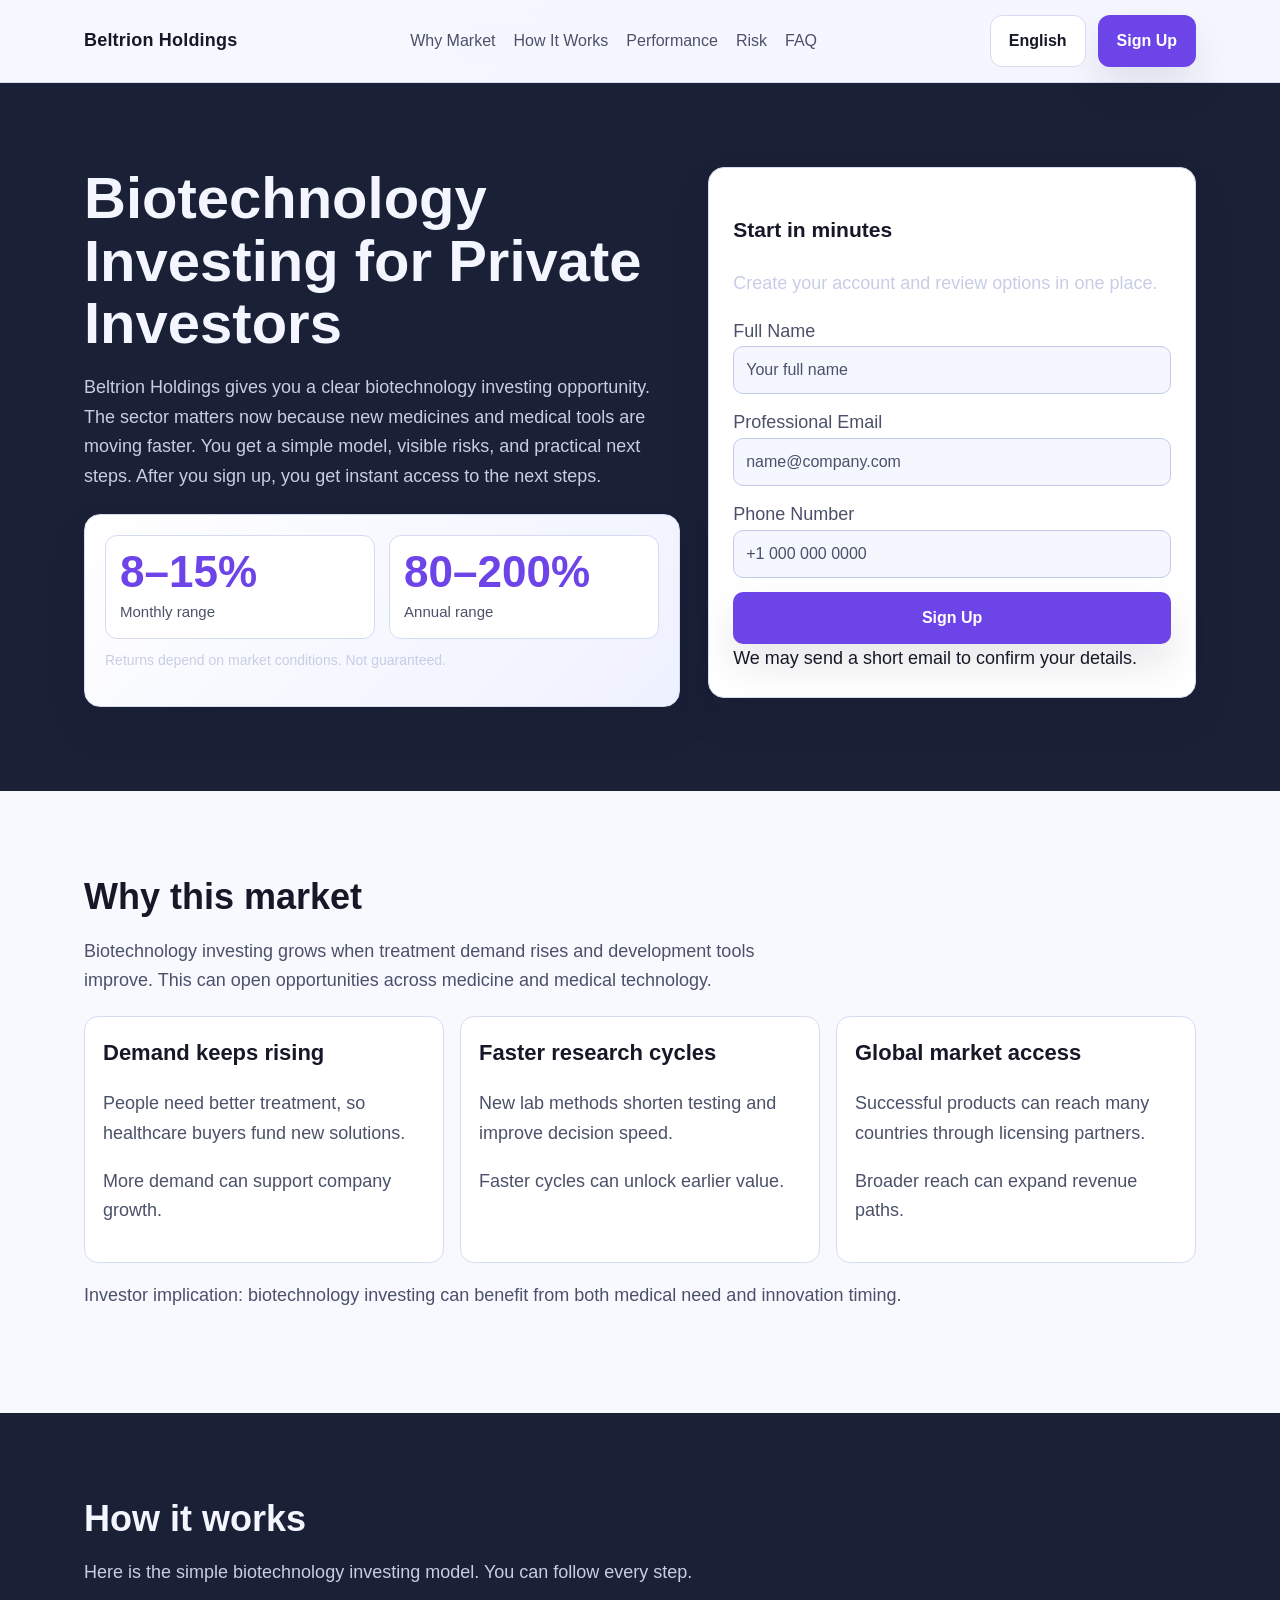
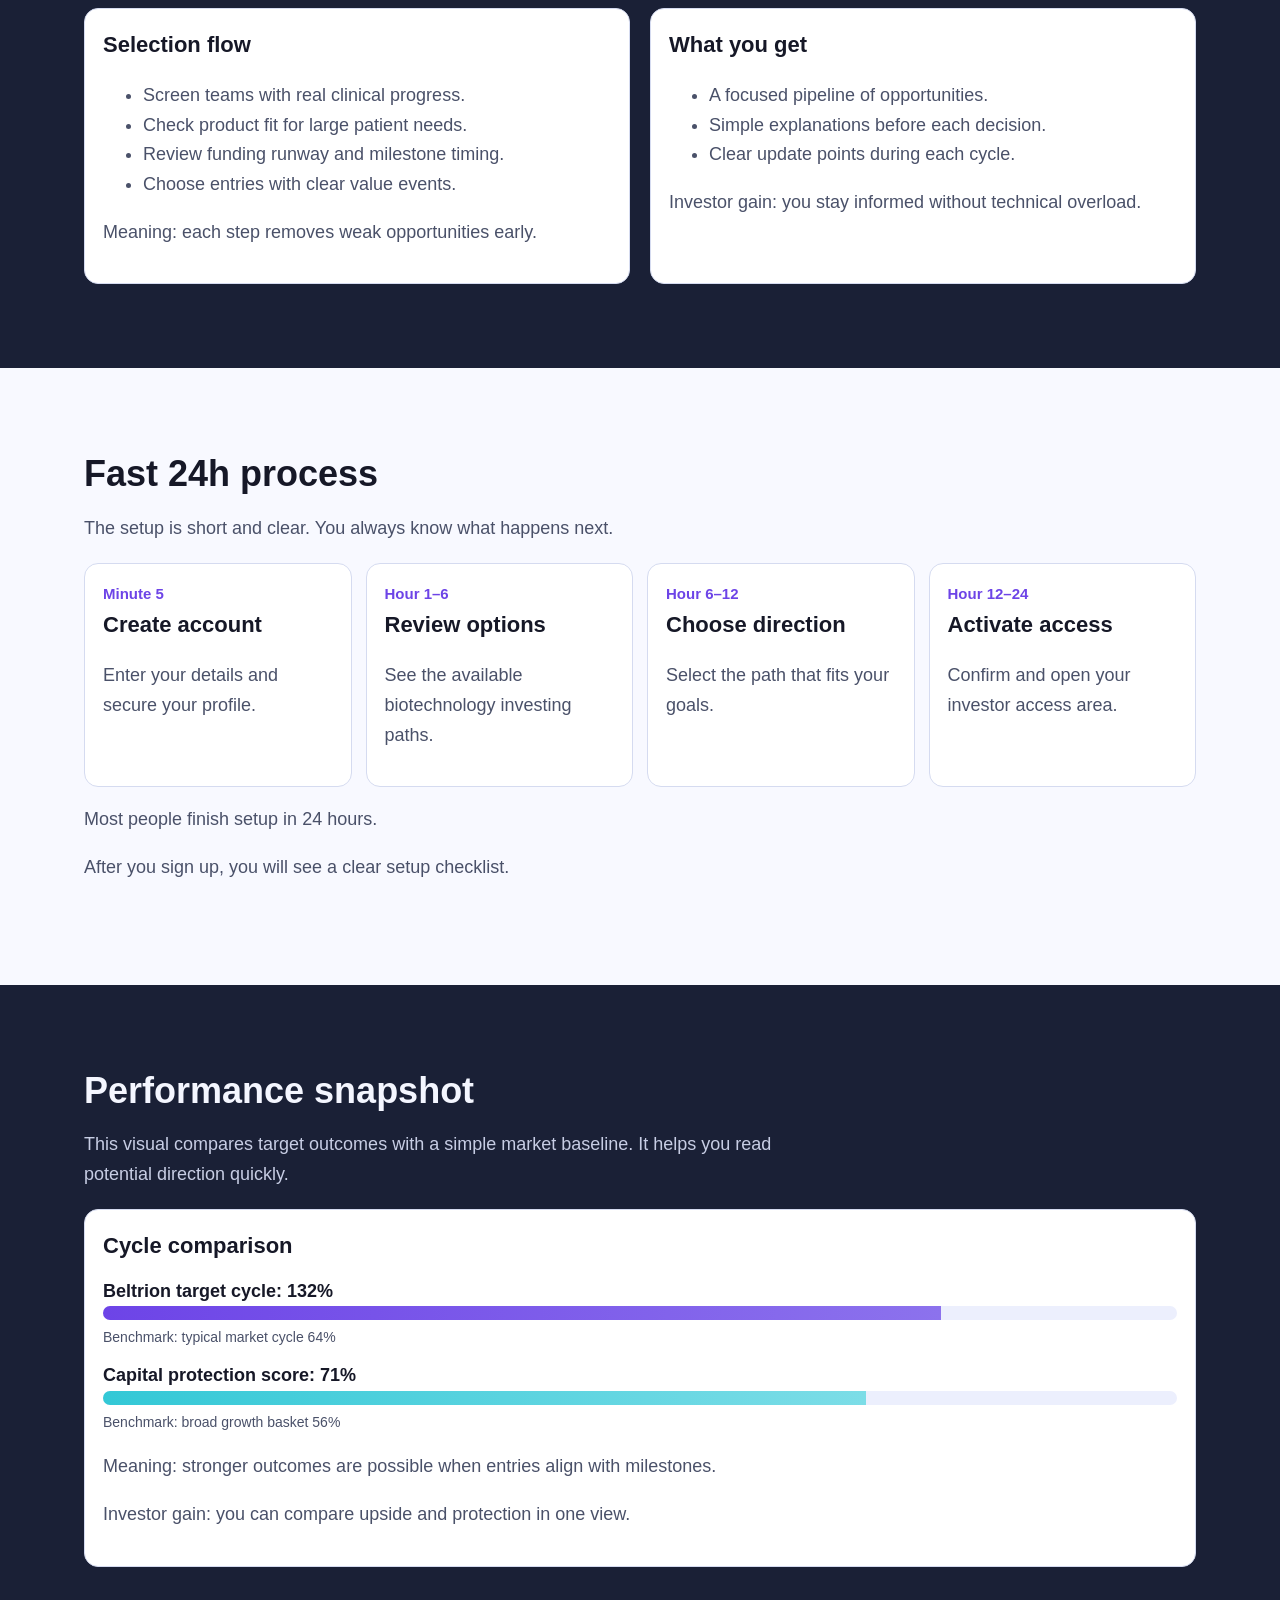
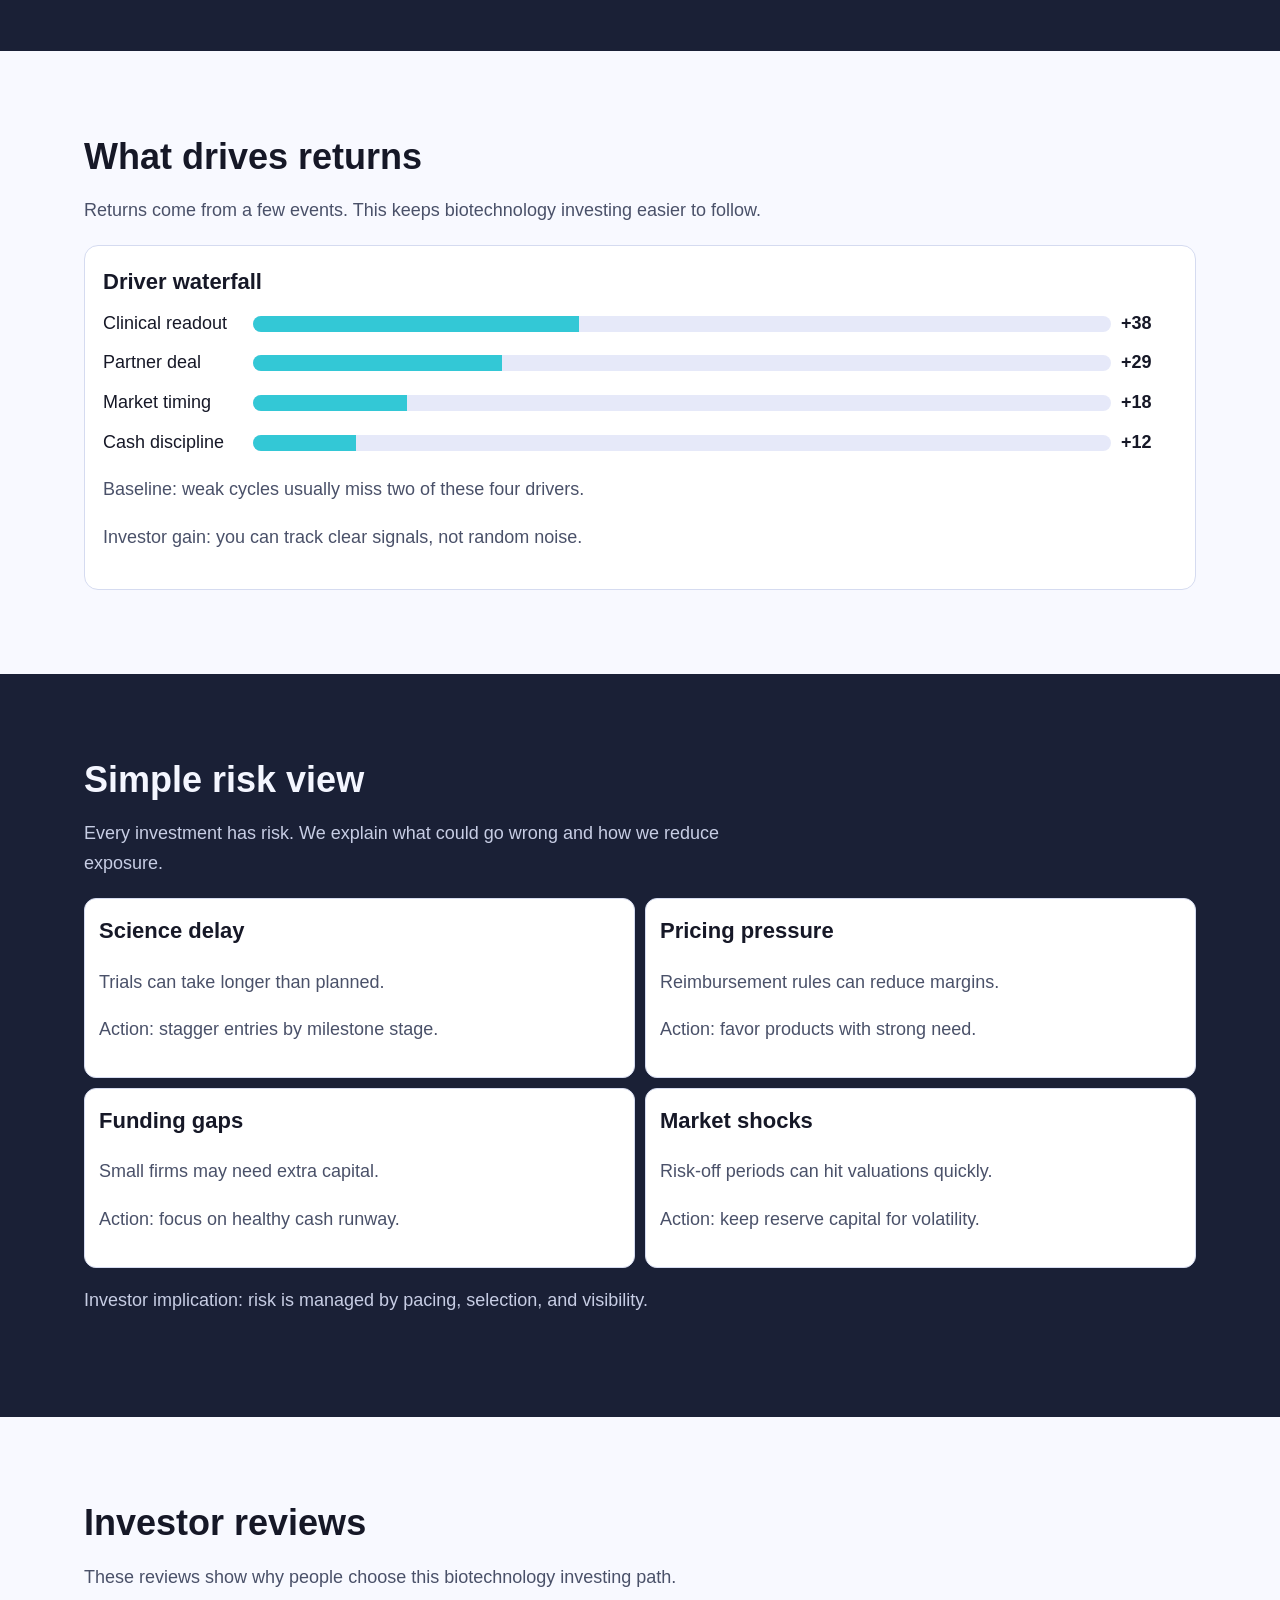
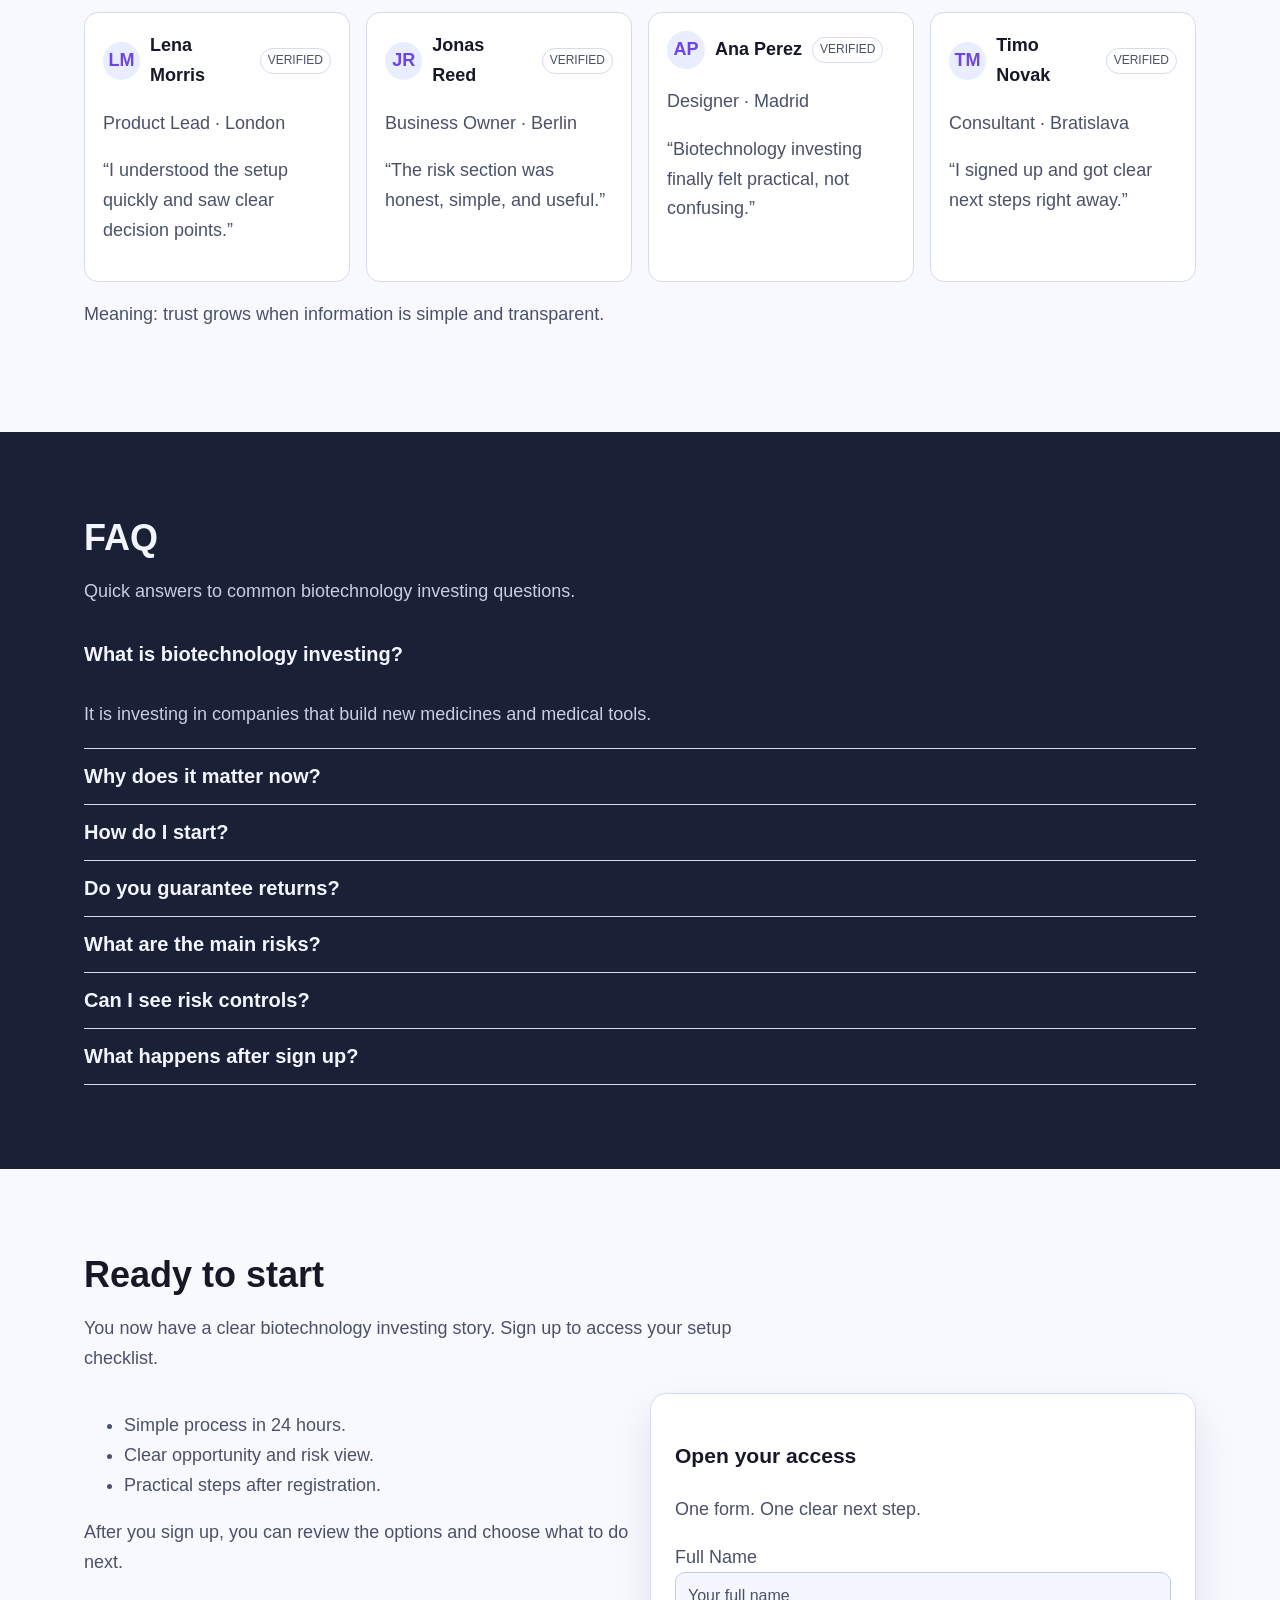
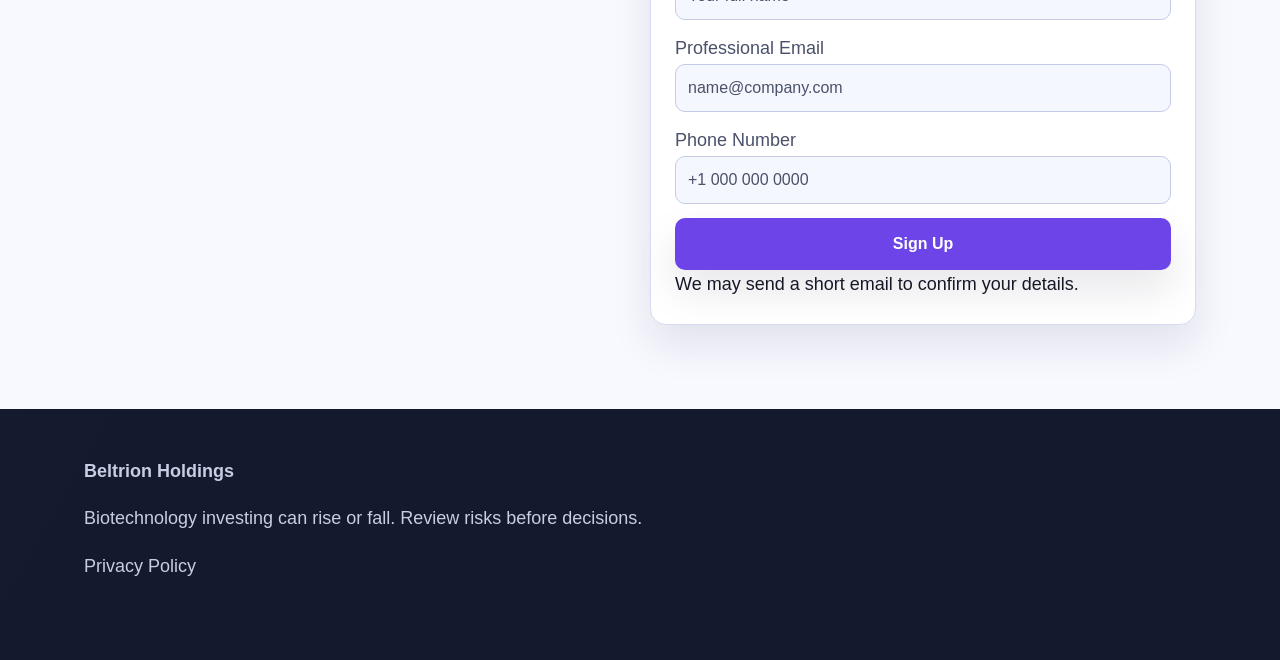
<file: index.html>
<!-- DESIGN SEED: 4721 -->
<!doctype html>
<html lang="en">
<head>
  <meta charset="UTF-8" />
  <meta name="viewport" content="width=device-width, initial-scale=1.0" />
  <title>Beltrion Holdings | Biotechnology Investing for Private Investors (English)</title>
  <meta name="description" content="Biotechnology investing for private investors. Learn the model, risks, and next steps in simple English." />
  <link rel="canonical" href="https://beltrionholdings.com/" />
  <link rel="alternate" hreflang="en" href="https://beltrionholdings.com/" />
<link rel="alternate" hreflang="de" href="https://beltrionholdings.com/de/index.html" />
<link rel="alternate" hreflang="fr" href="https://beltrionholdings.com/fr/index.html" />
<link rel="alternate" hreflang="es" href="https://beltrionholdings.com/es/index.html" />
<link rel="alternate" hreflang="it" href="https://beltrionholdings.com/it/index.html" />
<link rel="alternate" hreflang="tr" href="https://beltrionholdings.com/tr/index.html" />
<link rel="alternate" hreflang="pt" href="https://beltrionholdings.com/pt/index.html" />
<link rel="alternate" hreflang="ja" href="https://beltrionholdings.com/jp/index.html" />
<link rel="alternate" hreflang="sk" href="https://beltrionholdings.com/sk/index.html" />
<link rel="alternate" hreflang="nl-BE" href="https://beltrionholdings.com/be/index.html" />
<link rel="alternate" hreflang="x-default" href="https://beltrionholdings.com/" />
  <meta property="og:title" content="Beltrion Holdings | Biotechnology Investing" />
  <meta property="og:description" content="A clear biotechnology investing story for private investors." />
  <meta property="og:type" content="website" />
  <meta property="og:url" content="https://beltrionholdings.com/" />
  <meta name="twitter:card" content="summary_large_image" />
  <meta name="twitter:title" content="Beltrion Holdings | Biotechnology Investing" />
  <meta name="twitter:description" content="See how biotechnology investing works and what happens after sign up." />
  <link rel="stylesheet" href="assets/style.css" />
  <script defer src="assets/app.js"></script>
</head>
<body class="page-bg">
<header class="header">
  <div class="container nav-shell">
    <a class="brand" href="index.html">Beltrion Holdings</a>
    <nav class="nav-links" aria-label="Main">
      <a href="#market">Why Market</a><a href="#model">How It Works</a><a href="#metrics">Performance</a><a href="#risk">Risk</a><a href="#faq">FAQ</a>
    </nav>
    <div class="header-actions">
      <div class="lang-wrap">
        <button class="lang-toggle" aria-label="Current language">English</button>
        <div class="lang-menu" role="menu"><a href="index.html"><svg class="flag" viewBox="0 0 18 12" aria-hidden="true"><rect width="18" height="12" fill="#d9d9d9"/></svg><span>English</span></a>
<a href="de/index.html"><svg class="flag" viewBox="0 0 18 12" aria-hidden="true"><rect width="18" height="12" fill="#d9d9d9"/></svg><span>Deutsch</span></a>
<a href="fr/index.html"><svg class="flag" viewBox="0 0 18 12" aria-hidden="true"><rect width="18" height="12" fill="#d9d9d9"/></svg><span>Français</span></a>
<a href="es/index.html"><svg class="flag" viewBox="0 0 18 12" aria-hidden="true"><rect width="18" height="12" fill="#d9d9d9"/></svg><span>Español</span></a>
<a href="it/index.html"><svg class="flag" viewBox="0 0 18 12" aria-hidden="true"><rect width="18" height="12" fill="#d9d9d9"/></svg><span>Italiano</span></a>
<a href="tr/index.html"><svg class="flag" viewBox="0 0 18 12" aria-hidden="true"><rect width="18" height="12" fill="#d9d9d9"/></svg><span>Türkçe</span></a>
<a href="pt/index.html"><svg class="flag" viewBox="0 0 18 12" aria-hidden="true"><rect width="18" height="12" fill="#d9d9d9"/></svg><span>Português</span></a>
<a href="jp/index.html"><svg class="flag" viewBox="0 0 18 12" aria-hidden="true"><rect width="18" height="12" fill="#d9d9d9"/></svg><span>日本語</span></a>
<a href="sk/index.html"><svg class="flag" viewBox="0 0 18 12" aria-hidden="true"><rect width="18" height="12" fill="#d9d9d9"/></svg><span>Slovak</span></a>
<a href="be/index.html"><svg class="flag" viewBox="0 0 18 12" aria-hidden="true"><rect width="18" height="12" fill="#d9d9d9"/></svg><span>Nederlands (BE)</span></a></div>
      </div>
      <a class="btn btn-primary" href="#signup-final">Sign Up</a>
      <button class="burger" aria-label="Open menu">Menu</button>
    </div>
  </div>
</header>

<div class="drawer-backdrop"></div>
<aside class="drawer" aria-label="Mobile menu">
  <button class="icon-btn drawer-close" aria-label="Close menu">✕</button>
  <p><a href="#market">Why Market</a></p><p><a href="#model">How It Works</a></p><p><a href="#metrics">Performance</a></p><p><a href="#risk">Risk</a></p><p><a href="#faq">FAQ</a></p>
  <div class="lang-wrap">
    <button class="lang-toggle">English</button>
    <div class="lang-menu"><a href="index.html"><svg class="flag" viewBox="0 0 18 12" aria-hidden="true"><rect width="18" height="12" fill="#d9d9d9"/></svg><span>English</span></a>
<a href="de/index.html"><svg class="flag" viewBox="0 0 18 12" aria-hidden="true"><rect width="18" height="12" fill="#d9d9d9"/></svg><span>Deutsch</span></a>
<a href="fr/index.html"><svg class="flag" viewBox="0 0 18 12" aria-hidden="true"><rect width="18" height="12" fill="#d9d9d9"/></svg><span>Français</span></a>
<a href="es/index.html"><svg class="flag" viewBox="0 0 18 12" aria-hidden="true"><rect width="18" height="12" fill="#d9d9d9"/></svg><span>Español</span></a>
<a href="it/index.html"><svg class="flag" viewBox="0 0 18 12" aria-hidden="true"><rect width="18" height="12" fill="#d9d9d9"/></svg><span>Italiano</span></a>
<a href="tr/index.html"><svg class="flag" viewBox="0 0 18 12" aria-hidden="true"><rect width="18" height="12" fill="#d9d9d9"/></svg><span>Türkçe</span></a>
<a href="pt/index.html"><svg class="flag" viewBox="0 0 18 12" aria-hidden="true"><rect width="18" height="12" fill="#d9d9d9"/></svg><span>Português</span></a>
<a href="jp/index.html"><svg class="flag" viewBox="0 0 18 12" aria-hidden="true"><rect width="18" height="12" fill="#d9d9d9"/></svg><span>日本語</span></a>
<a href="sk/index.html"><svg class="flag" viewBox="0 0 18 12" aria-hidden="true"><rect width="18" height="12" fill="#d9d9d9"/></svg><span>Slovak</span></a>
<a href="be/index.html"><svg class="flag" viewBox="0 0 18 12" aria-hidden="true"><rect width="18" height="12" fill="#d9d9d9"/></svg><span>Nederlands (BE)</span></a></div>
  </div>
  <p><a class="btn btn-primary" href="#signup-final">Sign Up</a></p>
</aside>

<main>
<section class="section dark">
  <div class="container hero-grid reveal">
    <div>
      <h1>Biotechnology Investing for Private Investors</h1>
      <p class="hero-intro">Beltrion Holdings gives you a clear biotechnology investing opportunity. The sector matters now because new medicines and medical tools are moving faster. You get a simple model, visible risks, and practical next steps. After you sign up, you get instant access to the next steps.</p>
      <div class="performance-panel">
        <div class="perf-grid">
          <div class="metric-box"><div class="metric-value">8–15%</div><div class="metric-label">Monthly range</div></div>
          <div class="metric-box"><div class="metric-value">80–200%</div><div class="metric-label">Annual range</div></div>
        </div>
        <p class="metric-note">Returns depend on market conditions. Not guaranteed.</p>
      </div>
    </div>
    <form class="form-card" id="signup-hero">
      <h3>Start in minutes</h3>
      <p class="form-sub">Create your account and review options in one place.</p>
      <div class="form-stack">
        <label>Full Name<input type="text" placeholder="Your full name" required /></label>
        <label>Professional Email<input type="email" placeholder="name@company.com" required /></label>
        <label>Phone Number<input type="tel" placeholder="+1 000 000 0000" required /></label>
        <button class="btn btn-primary" type="submit">Sign Up</button>
      </div>
      <small>We may send a short email to confirm your details.</small>
    </form>
  </div>
</section>

<section class="section light" id="market"><div class="container reveal"><div class="section-head"><h2>Why this market</h2><p>Biotechnology investing grows when treatment demand rises and development tools improve. This can open opportunities across medicine and medical technology.</p></div>
<div class="grid-3"><article class="card"><h3>Demand keeps rising</h3><p>People need better treatment, so healthcare buyers fund new solutions.</p><p class="muted">More demand can support company growth.</p></article><article class="card"><h3>Faster research cycles</h3><p>New lab methods shorten testing and improve decision speed.</p><p class="muted">Faster cycles can unlock earlier value.</p></article><article class="card"><h3>Global market access</h3><p>Successful products can reach many countries through licensing partners.</p><p class="muted">Broader reach can expand revenue paths.</p></article></div>
<p>Investor implication: biotechnology investing can benefit from both medical need and innovation timing.</p></div></section>

<section class="section dark" id="model"><div class="container reveal"><div class="section-head"><h2>How it works</h2><p>Here is the simple biotechnology investing model. You can follow every step.</p></div>
<div class="split"><div class="card"><h3>Selection flow</h3><ul><li>Screen teams with real clinical progress.</li><li>Check product fit for large patient needs.</li><li>Review funding runway and milestone timing.</li><li>Choose entries with clear value events.</li></ul><p class="muted">Meaning: each step removes weak opportunities early.</p></div>
<div class="card"><h3>What you get</h3><ul><li>A focused pipeline of opportunities.</li><li>Simple explanations before each decision.</li><li>Clear update points during each cycle.</li></ul><p class="muted">Investor gain: you stay informed without technical overload.</p></div></div></div></section>

<section class="section light" id="process"><div class="container reveal"><div class="section-head"><h2>Fast 24h process</h2><p>The setup is short and clear. You always know what happens next.</p></div>
<div class="steps"><div class="card"><div class="step-time">Minute 5</div><h3>Create account</h3><p>Enter your details and secure your profile.</p></div><div class="card"><div class="step-time">Hour 1–6</div><h3>Review options</h3><p>See the available biotechnology investing paths.</p></div><div class="card"><div class="step-time">Hour 6–12</div><h3>Choose direction</h3><p>Select the path that fits your goals.</p></div><div class="card"><div class="step-time">Hour 12–24</div><h3>Activate access</h3><p>Confirm and open your investor access area.</p></div></div>
<p>Most people finish setup in 24 hours.</p><p>After you sign up, you will see a clear setup checklist.</p></div></section>

<section class="section dark" id="metrics"><div class="container reveal"><div class="section-head"><h2>Performance snapshot</h2><p>This visual compares target outcomes with a simple market baseline. It helps you read potential direction quickly.</p></div>
<div class="card compare-bars"><h3>Cycle comparison</h3><div class="row"><strong>Beltrion target cycle: 132%</strong><div class="bar-track"><div class="bar-a" style="width:78%"></div></div><div class="baseline">Benchmark: typical market cycle 64%</div></div><div class="row"><strong>Capital protection score: 71%</strong><div class="bar-track"><div class="bar-b" style="width:71%"></div></div><div class="baseline">Benchmark: broad growth basket 56%</div></div><p>Meaning: stronger outcomes are possible when entries align with milestones.</p><p>Investor gain: you can compare upside and protection in one view.</p></div>
</div></section>

<section class="section light" id="insights"><div class="container reveal"><div class="section-head"><h2>What drives returns</h2><p>Returns come from a few events. This keeps biotechnology investing easier to follow.</p></div>
<div class="card"><h3>Driver waterfall</h3><div class="waterfall"><div class="wf-row"><span>Clinical readout</span><div class="wf-bar"><div class="wf-fill" style="width:38%"></div></div><strong>+38</strong></div><div class="wf-row"><span>Partner deal</span><div class="wf-bar"><div class="wf-fill" style="width:29%"></div></div><strong>+29</strong></div><div class="wf-row"><span>Market timing</span><div class="wf-bar"><div class="wf-fill" style="width:18%"></div></div><strong>+18</strong></div><div class="wf-row"><span>Cash discipline</span><div class="wf-bar"><div class="wf-fill" style="width:12%"></div></div><strong>+12</strong></div></div><p>Baseline: weak cycles usually miss two of these four drivers.</p><p>Investor gain: you can track clear signals, not random noise.</p></div></div></section>

<section class="section dark" id="risk"><div class="container reveal"><div class="section-head"><h2>Simple risk view</h2><p>Every investment has risk. We explain what could go wrong and how we reduce exposure.</p></div>
<div class="risk-matrix"><div class="risk-cell card"><h3>Science delay</h3><p>Trials can take longer than planned.</p><p class="muted">Action: stagger entries by milestone stage.</p></div><div class="risk-cell card"><h3>Pricing pressure</h3><p>Reimbursement rules can reduce margins.</p><p class="muted">Action: favor products with strong need.</p></div><div class="risk-cell card"><h3>Funding gaps</h3><p>Small firms may need extra capital.</p><p class="muted">Action: focus on healthy cash runway.</p></div><div class="risk-cell card"><h3>Market shocks</h3><p>Risk-off periods can hit valuations quickly.</p><p class="muted">Action: keep reserve capital for volatility.</p></div></div>
<p>Investor implication: risk is managed by pacing, selection, and visibility.</p></div></section>

<section class="section light" id="reviews"><div class="container reveal"><div class="section-head"><h2>Investor reviews</h2><p>These reviews show why people choose this biotechnology investing path.</p></div>
<div class="grid-4">
<article class="card"><div class="review-head"><span class="avatar">LM</span><strong>Lena Morris</strong><span class="verified">VERIFIED</span></div><p class="muted">Product Lead · London</p><p>“I understood the setup quickly and saw clear decision points.”</p></article>
<article class="card"><div class="review-head"><span class="avatar">JR</span><strong>Jonas Reed</strong><span class="verified">VERIFIED</span></div><p class="muted">Business Owner · Berlin</p><p>“The risk section was honest, simple, and useful.”</p></article>
<article class="card"><div class="review-head"><span class="avatar">AP</span><strong>Ana Perez</strong><span class="verified">VERIFIED</span></div><p class="muted">Designer · Madrid</p><p>“Biotechnology investing finally felt practical, not confusing.”</p></article>
<article class="card"><div class="review-head"><span class="avatar">TM</span><strong>Timo Novak</strong><span class="verified">VERIFIED</span></div><p class="muted">Consultant · Bratislava</p><p>“I signed up and got clear next steps right away.”</p></article>
</div>
<p>Meaning: trust grows when information is simple and transparent.</p></div></section>

<section class="section dark" id="faq"><div class="container reveal"><div class="section-head"><h2>FAQ</h2><p>Quick answers to common biotechnology investing questions.</p></div>
<div class="faq-item"><button class="faq-q">What is biotechnology investing?</button><div class="faq-a"><p>It is investing in companies that build new medicines and medical tools.</p></div></div>
<div class="faq-item"><button class="faq-q">Why does it matter now?</button><div class="faq-a"><p>Research tools are faster, and global treatment demand is still growing.</p></div></div>
<div class="faq-item"><button class="faq-q">How do I start?</button><div class="faq-a"><p>Sign up, review options, and choose your next step from the checklist.</p></div></div>
<div class="faq-item"><button class="faq-q">Do you guarantee returns?</button><div class="faq-a"><p>No. Returns depend on market conditions and company progress.</p></div></div>
<div class="faq-item"><button class="faq-q">What are the main risks?</button><div class="faq-a"><p>Delays, funding gaps, and market shocks can affect outcomes.</p></div></div>
<div class="faq-item"><button class="faq-q">Can I see risk controls?</button><div class="faq-a"><p>Yes. We show pacing, diversification, and milestone checkpoints.</p></div></div>
<div class="faq-item"><button class="faq-q">What happens after sign up?</button><div class="faq-a"><p>After you sign up, you can review the options and choose what to do next.</p></div></div>
</div></section>

<section class="section light" id="signup-final"><div class="container reveal"><div class="section-head"><h2>Ready to start</h2><p>You now have a clear biotechnology investing story. Sign up to access your setup checklist.</p></div>
<div class="split"><div><ul><li>Simple process in 24 hours.</li><li>Clear opportunity and risk view.</li><li>Practical steps after registration.</li></ul><p>After you sign up, you can review the options and choose what to do next.</p></div>
<form class="form-card"><h3>Open your access</h3><p class="form-sub">One form. One clear next step.</p><div class="form-stack"><label>Full Name<input type="text" placeholder="Your full name" required /></label><label>Professional Email<input type="email" placeholder="name@company.com" required /></label><label>Phone Number<input type="tel" placeholder="+1 000 000 0000" required /></label><button class="btn btn-primary" type="submit">Sign Up</button></div><small>We may send a short email to confirm your details.</small></form></div></div></section>
</main>

<footer class="footer"><div class="container"><p><strong>Beltrion Holdings</strong></p><p>Biotechnology investing can rise or fall. Review risks before decisions.</p><p><a href="#" data-open-privacy>Privacy Policy</a></p></div></footer>

<div class="modal" id="privacy-modal" aria-modal="true" role="dialog" aria-label="Privacy Policy">
  <div class="modal-card">
    <div class="modal-head"><strong>Privacy Policy</strong><button class="icon-btn" data-close-privacy aria-label="Close policy">✕</button></div>
    <div class="modal-body">
      <h3>Introduction</h3><p>We explain what data we collect and how we use it.</p>
      <h3>Data collection</h3><p>We collect name, email, phone, device data, and form activity.</p>
      <h3>Legal basis</h3><p>We process data for service delivery, security, and legal obligations.</p>
      <h3>Cookies</h3><p>Cookies support session stability, analytics, and preference memory.</p>
      <h3>Retention</h3><p>We keep data only as long as needed for operations or law.</p>
      <h3>Third-party sharing</h3><p>We may share limited data with trusted providers that host core services.</p>
      <h3>Security</h3><p>We use access controls, encryption in transit, and monitoring.</p>
      <h3>User rights</h3><p>You can request access, correction, export, or deletion where permitted.</p>
      <h3>International transfers</h3><p>Some providers process data across borders with safeguards.</p>
      <h3>Industry risk disclosure</h3><p>Digital systems may face outages, delays, or unauthorized attempts.</p>
      <h3>Contact</h3><p>Email: privacy@beltrionholdings.com</p>
    </div>
    <div class="modal-foot"><button class="btn" data-close-privacy>Close</button><span></span></div>
  </div>
</div>

<script type="application/ld+json">{"@context":"https://schema.org","@type":"Organization","name":"Beltrion Holdings","url":"https://beltrionholdings.com"}</script>
<script type="application/ld+json">{"@context":"https://schema.org","@type":"WebSite","name":"Beltrion Holdings","url":"https://beltrionholdings.com"}</script>
<script type="application/ld+json">{"@context":"https://schema.org","@type":"Review","author":{"@type":"Person","name":"Lena Morris"},"reviewRating":{"@type":"Rating","ratingValue":"5"},"reviewBody":"I understood the setup quickly and saw clear decision points."}</script>
<script type="application/ld+json">{"@context":"https://schema.org","@type":"FAQPage","mainEntity":[{"@type":"Question","name":"What is biotechnology investing?","acceptedAnswer":{"@type":"Answer","text":"It is investing in companies that build new medicines and medical tools."}},{"@type":"Question","name":"How do I start?","acceptedAnswer":{"@type":"Answer","text":"Sign up, review options, and choose your next step."}}]}</script>
</body></html>
</file>
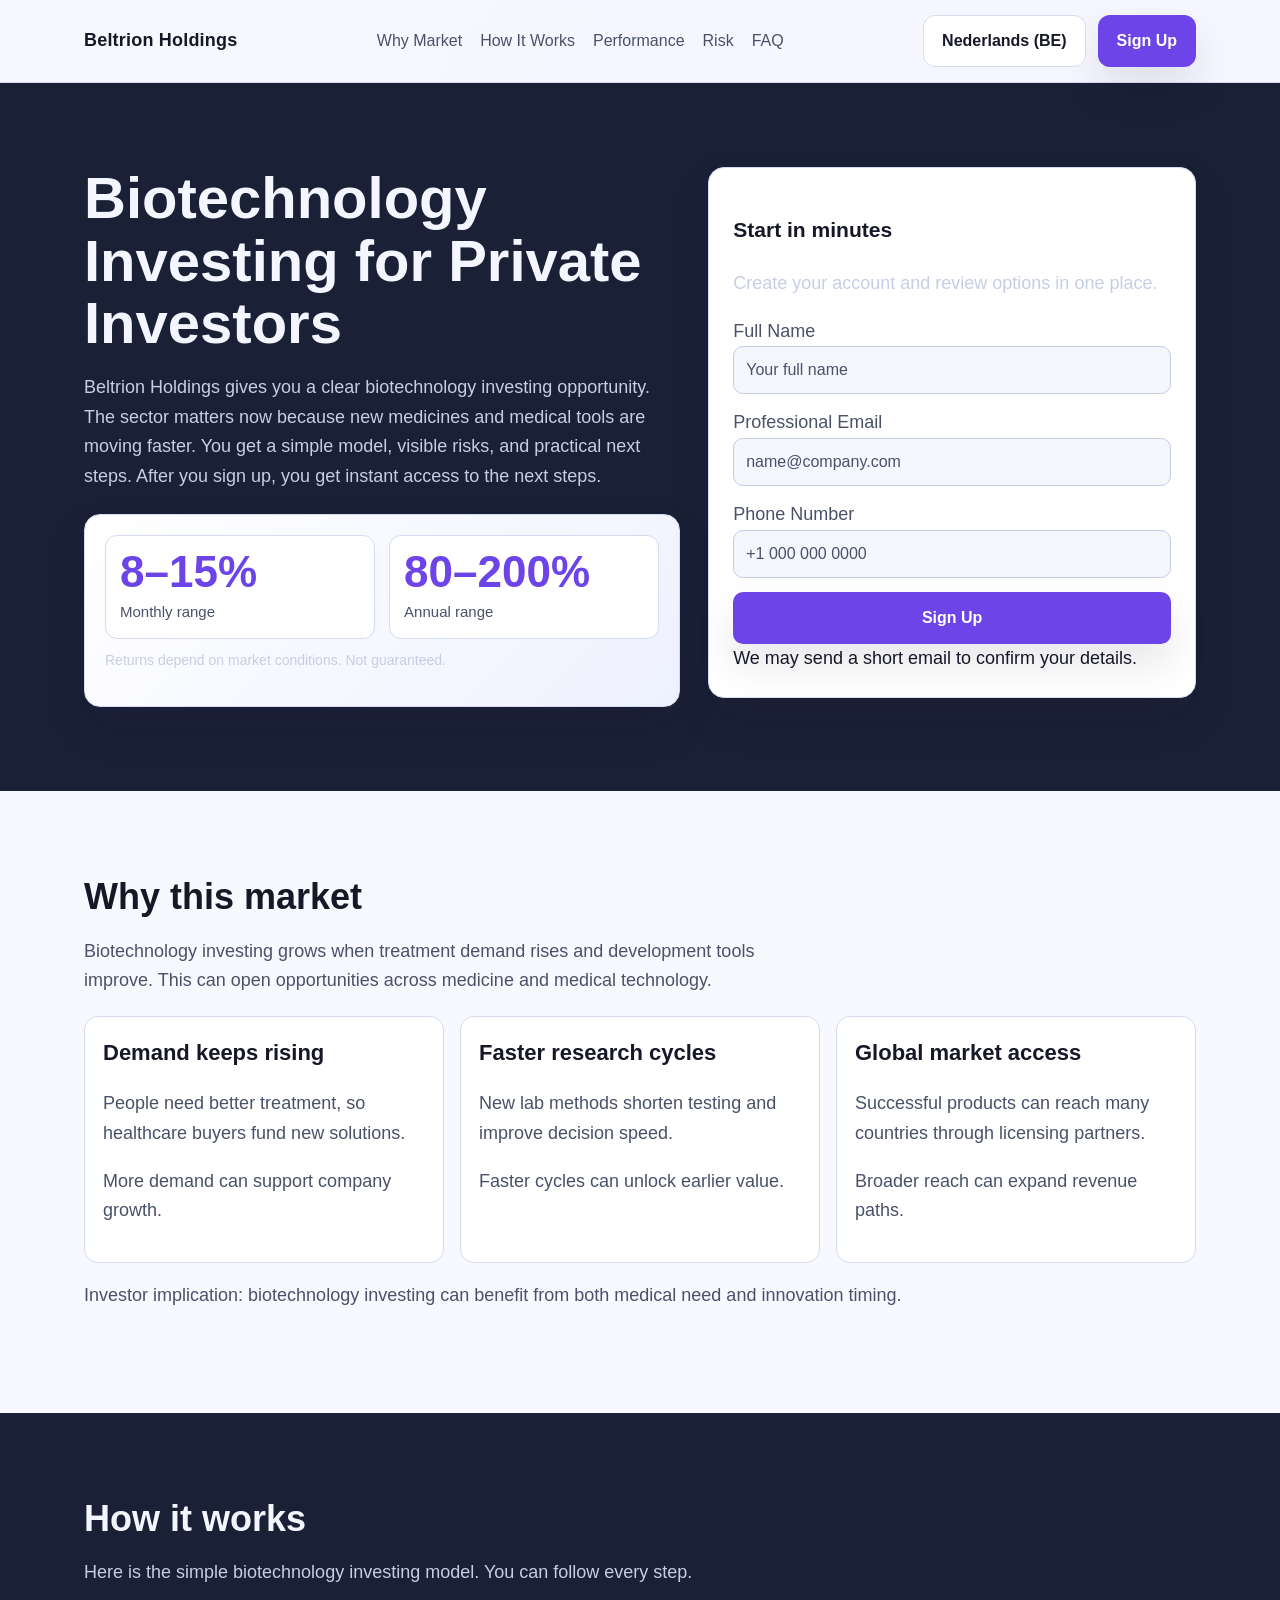
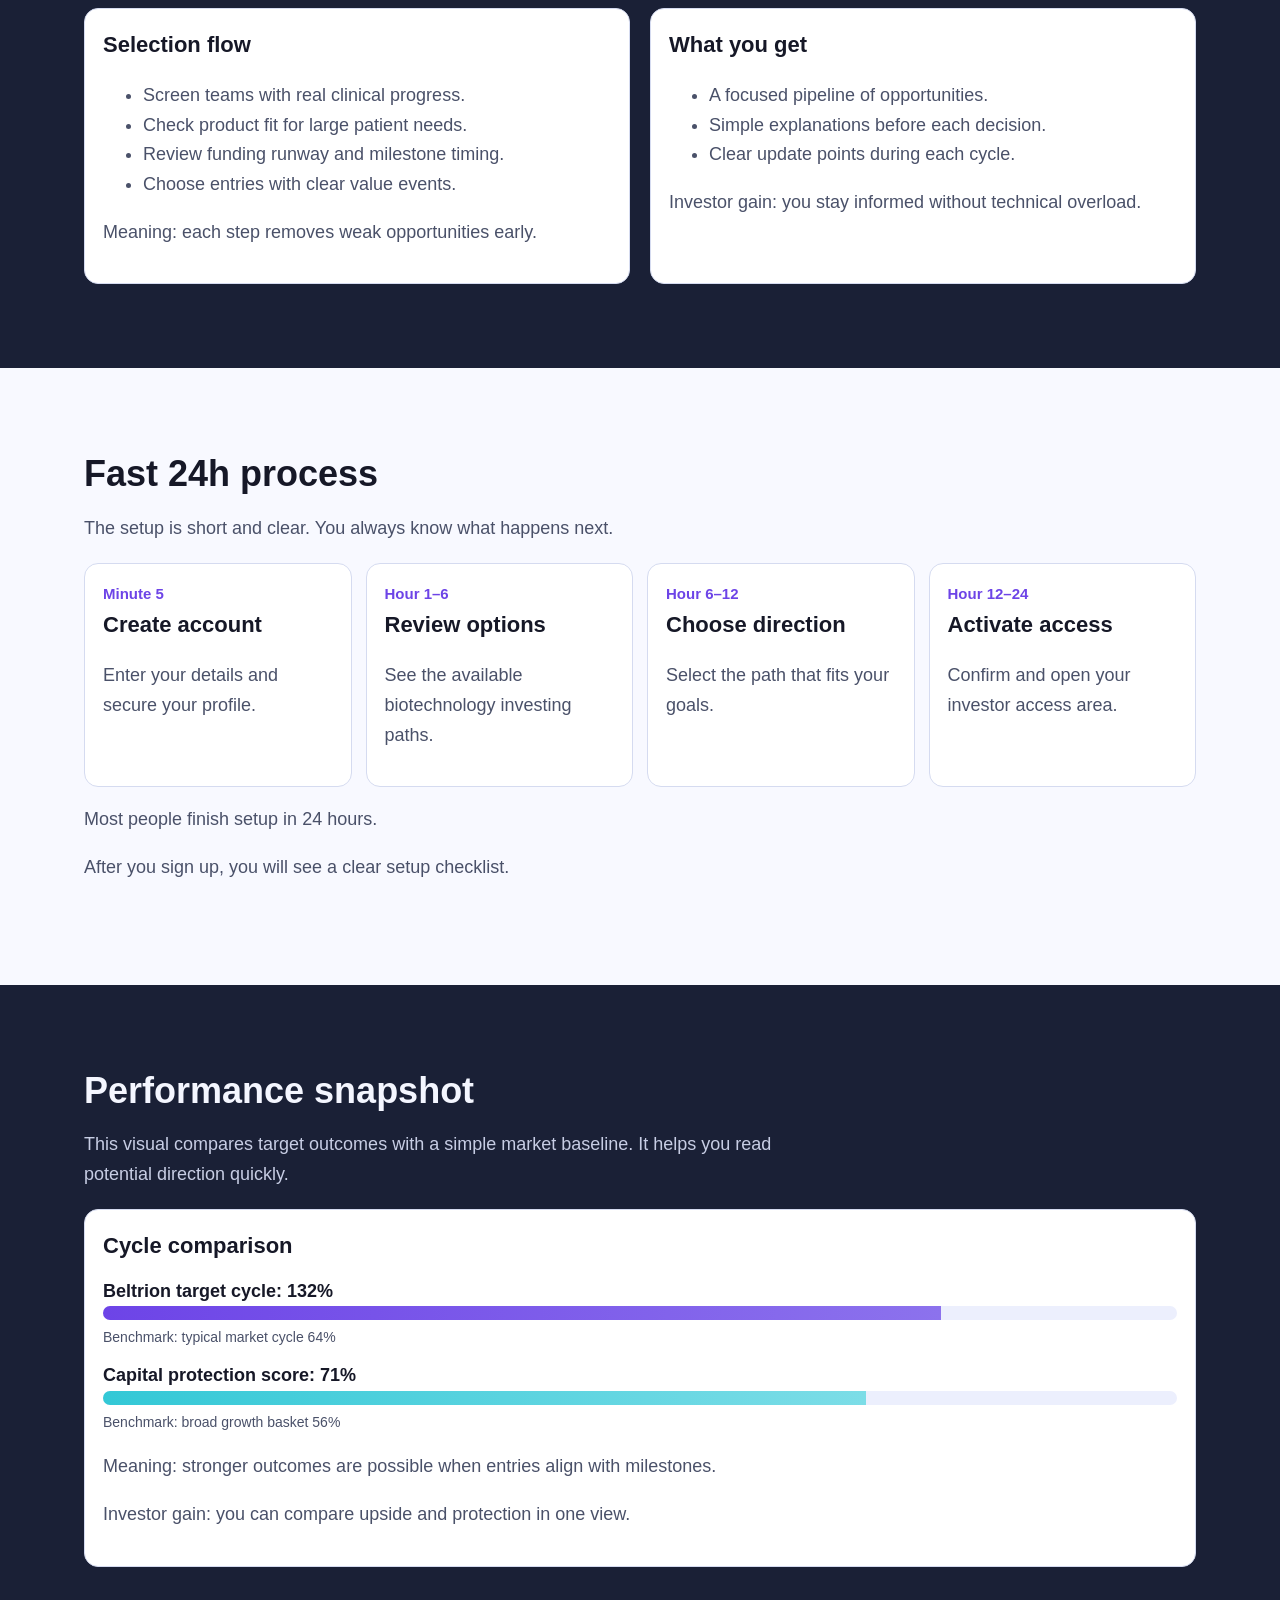
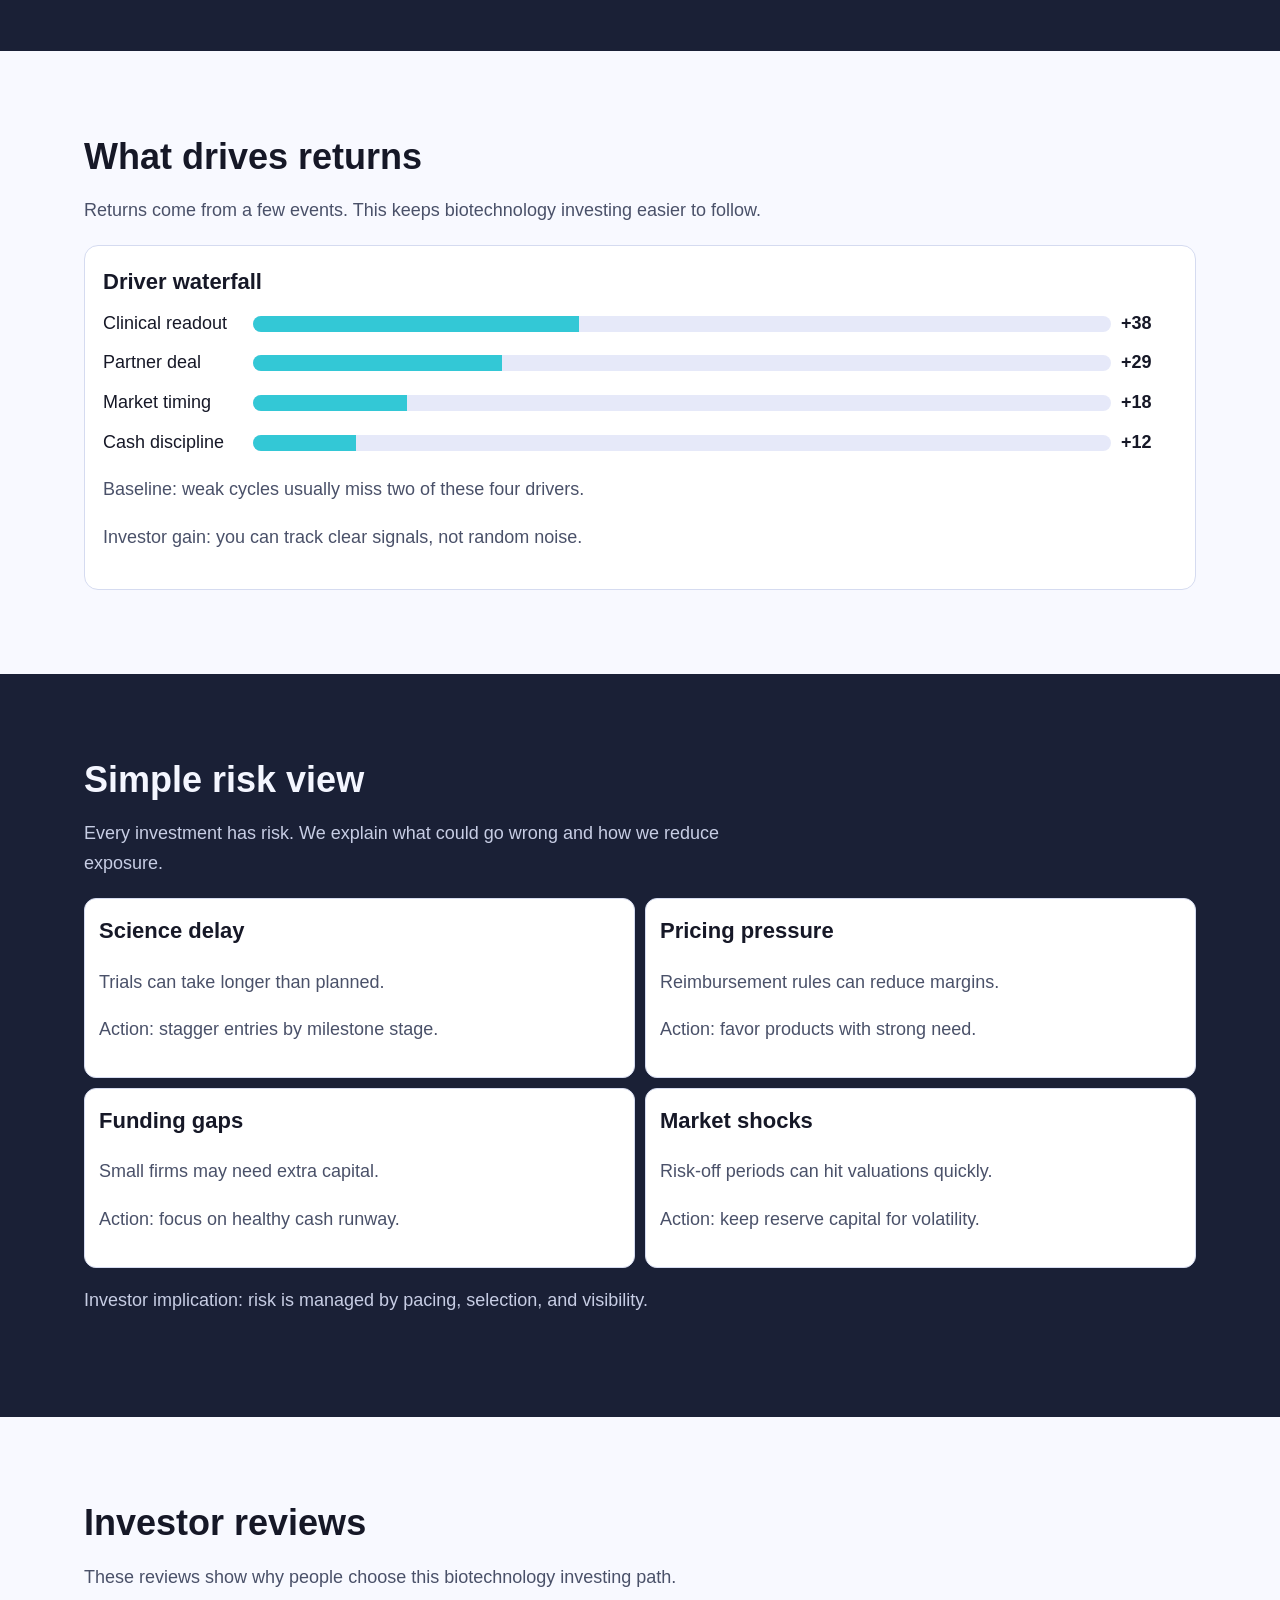
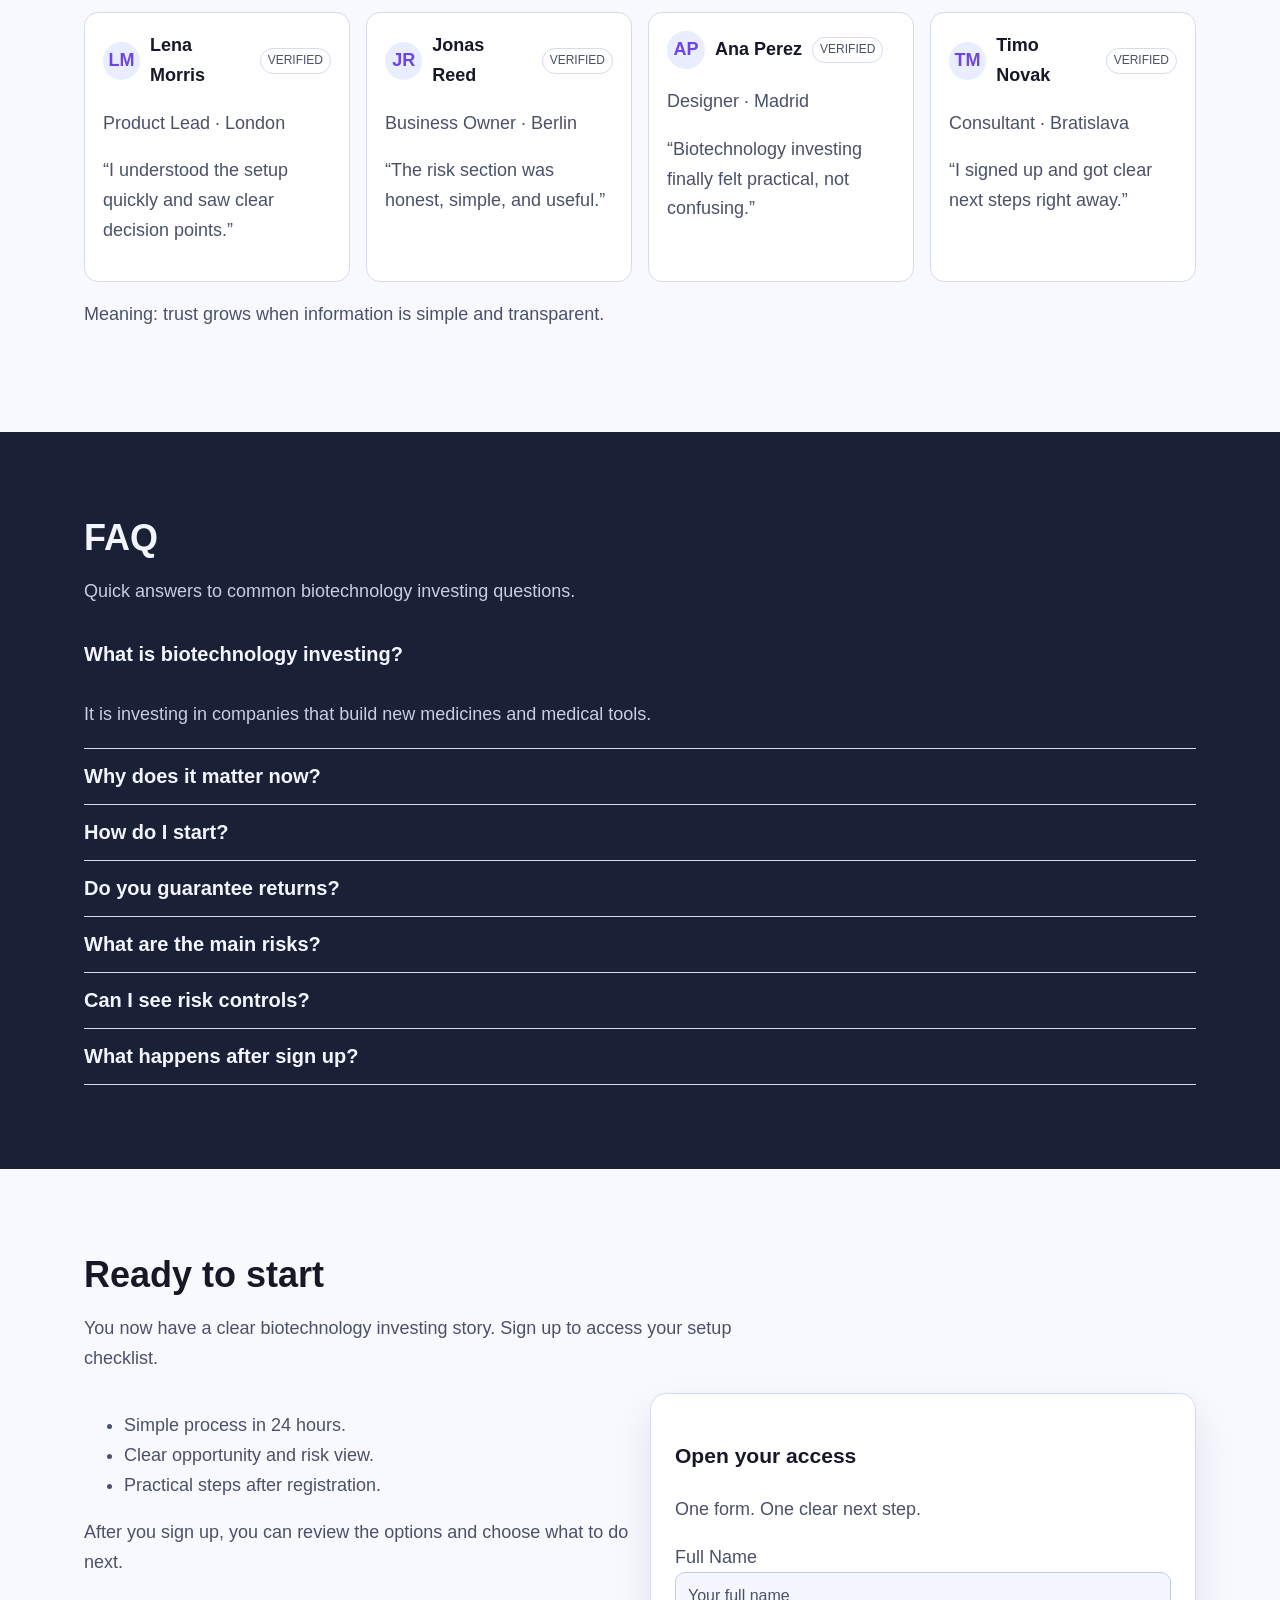
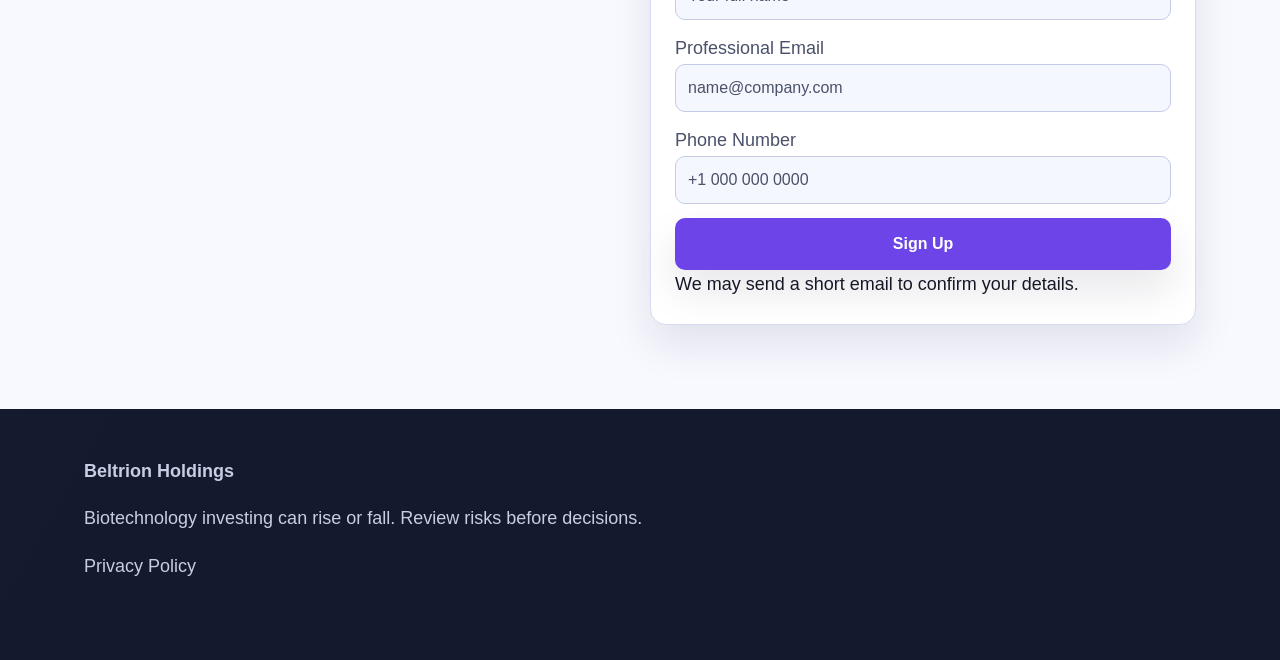
<file: be/index.html>
<!-- DESIGN SEED: 4721 -->
<!doctype html>
<html lang="en">
<head>
  <meta charset="UTF-8" />
  <meta name="viewport" content="width=device-width, initial-scale=1.0" />
  <title>Beltrion Holdings | Biotechnology Investing for Private Investors (Nederlands (BE))</title>
  <meta name="description" content="Biotechnology investing for private investors. Learn the model, risks, and next steps in simple English." />
  <link rel="canonical" href="https://beltrionholdings.com/be/index.html" />
  <link rel="alternate" hreflang="en" href="https://beltrionholdings.com/" />
<link rel="alternate" hreflang="de" href="https://beltrionholdings.com/de/index.html" />
<link rel="alternate" hreflang="fr" href="https://beltrionholdings.com/fr/index.html" />
<link rel="alternate" hreflang="es" href="https://beltrionholdings.com/es/index.html" />
<link rel="alternate" hreflang="it" href="https://beltrionholdings.com/it/index.html" />
<link rel="alternate" hreflang="tr" href="https://beltrionholdings.com/tr/index.html" />
<link rel="alternate" hreflang="pt" href="https://beltrionholdings.com/pt/index.html" />
<link rel="alternate" hreflang="ja" href="https://beltrionholdings.com/jp/index.html" />
<link rel="alternate" hreflang="sk" href="https://beltrionholdings.com/sk/index.html" />
<link rel="alternate" hreflang="nl-BE" href="https://beltrionholdings.com/be/index.html" />
<link rel="alternate" hreflang="x-default" href="https://beltrionholdings.com/" />
  <meta property="og:title" content="Beltrion Holdings | Biotechnology Investing" />
  <meta property="og:description" content="A clear biotechnology investing story for private investors." />
  <meta property="og:type" content="website" />
  <meta property="og:url" content="https://beltrionholdings.com/be/index.html" />
  <meta name="twitter:card" content="summary_large_image" />
  <meta name="twitter:title" content="Beltrion Holdings | Biotechnology Investing" />
  <meta name="twitter:description" content="See how biotechnology investing works and what happens after sign up." />
  <link rel="stylesheet" href="../assets/style.css" />
  <script defer src="../assets/app.js"></script>
</head>
<body class="page-bg">
<header class="header">
  <div class="container nav-shell">
    <a class="brand" href="../index.html">Beltrion Holdings</a>
    <nav class="nav-links" aria-label="Main">
      <a href="#market">Why Market</a><a href="#model">How It Works</a><a href="#metrics">Performance</a><a href="#risk">Risk</a><a href="#faq">FAQ</a>
    </nav>
    <div class="header-actions">
      <div class="lang-wrap">
        <button class="lang-toggle" aria-label="Current language">Nederlands (BE)</button>
        <div class="lang-menu" role="menu"><a href="../index.html"><svg class="flag" viewBox="0 0 18 12" aria-hidden="true"><rect width="18" height="12" fill="#d9d9d9"/></svg><span>English</span></a>
<a href="../de/index.html"><svg class="flag" viewBox="0 0 18 12" aria-hidden="true"><rect width="18" height="12" fill="#d9d9d9"/></svg><span>Deutsch</span></a>
<a href="../fr/index.html"><svg class="flag" viewBox="0 0 18 12" aria-hidden="true"><rect width="18" height="12" fill="#d9d9d9"/></svg><span>Français</span></a>
<a href="../es/index.html"><svg class="flag" viewBox="0 0 18 12" aria-hidden="true"><rect width="18" height="12" fill="#d9d9d9"/></svg><span>Español</span></a>
<a href="../it/index.html"><svg class="flag" viewBox="0 0 18 12" aria-hidden="true"><rect width="18" height="12" fill="#d9d9d9"/></svg><span>Italiano</span></a>
<a href="../tr/index.html"><svg class="flag" viewBox="0 0 18 12" aria-hidden="true"><rect width="18" height="12" fill="#d9d9d9"/></svg><span>Türkçe</span></a>
<a href="../pt/index.html"><svg class="flag" viewBox="0 0 18 12" aria-hidden="true"><rect width="18" height="12" fill="#d9d9d9"/></svg><span>Português</span></a>
<a href="../jp/index.html"><svg class="flag" viewBox="0 0 18 12" aria-hidden="true"><rect width="18" height="12" fill="#d9d9d9"/></svg><span>日本語</span></a>
<a href="../sk/index.html"><svg class="flag" viewBox="0 0 18 12" aria-hidden="true"><rect width="18" height="12" fill="#d9d9d9"/></svg><span>Slovak</span></a>
<a href="../be/index.html"><svg class="flag" viewBox="0 0 18 12" aria-hidden="true"><rect width="18" height="12" fill="#d9d9d9"/></svg><span>Nederlands (BE)</span></a></div>
      </div>
      <a class="btn btn-primary" href="#signup-final">Sign Up</a>
      <button class="burger" aria-label="Open menu">Menu</button>
    </div>
  </div>
</header>

<div class="drawer-backdrop"></div>
<aside class="drawer" aria-label="Mobile menu">
  <button class="icon-btn drawer-close" aria-label="Close menu">✕</button>
  <p><a href="#market">Why Market</a></p><p><a href="#model">How It Works</a></p><p><a href="#metrics">Performance</a></p><p><a href="#risk">Risk</a></p><p><a href="#faq">FAQ</a></p>
  <div class="lang-wrap">
    <button class="lang-toggle">Nederlands (BE)</button>
    <div class="lang-menu"><a href="../index.html"><svg class="flag" viewBox="0 0 18 12" aria-hidden="true"><rect width="18" height="12" fill="#d9d9d9"/></svg><span>English</span></a>
<a href="../de/index.html"><svg class="flag" viewBox="0 0 18 12" aria-hidden="true"><rect width="18" height="12" fill="#d9d9d9"/></svg><span>Deutsch</span></a>
<a href="../fr/index.html"><svg class="flag" viewBox="0 0 18 12" aria-hidden="true"><rect width="18" height="12" fill="#d9d9d9"/></svg><span>Français</span></a>
<a href="../es/index.html"><svg class="flag" viewBox="0 0 18 12" aria-hidden="true"><rect width="18" height="12" fill="#d9d9d9"/></svg><span>Español</span></a>
<a href="../it/index.html"><svg class="flag" viewBox="0 0 18 12" aria-hidden="true"><rect width="18" height="12" fill="#d9d9d9"/></svg><span>Italiano</span></a>
<a href="../tr/index.html"><svg class="flag" viewBox="0 0 18 12" aria-hidden="true"><rect width="18" height="12" fill="#d9d9d9"/></svg><span>Türkçe</span></a>
<a href="../pt/index.html"><svg class="flag" viewBox="0 0 18 12" aria-hidden="true"><rect width="18" height="12" fill="#d9d9d9"/></svg><span>Português</span></a>
<a href="../jp/index.html"><svg class="flag" viewBox="0 0 18 12" aria-hidden="true"><rect width="18" height="12" fill="#d9d9d9"/></svg><span>日本語</span></a>
<a href="../sk/index.html"><svg class="flag" viewBox="0 0 18 12" aria-hidden="true"><rect width="18" height="12" fill="#d9d9d9"/></svg><span>Slovak</span></a>
<a href="../be/index.html"><svg class="flag" viewBox="0 0 18 12" aria-hidden="true"><rect width="18" height="12" fill="#d9d9d9"/></svg><span>Nederlands (BE)</span></a></div>
  </div>
  <p><a class="btn btn-primary" href="#signup-final">Sign Up</a></p>
</aside>

<main>
<section class="section dark">
  <div class="container hero-grid reveal">
    <div>
      <h1>Biotechnology Investing for Private Investors</h1>
      <p class="hero-intro">Beltrion Holdings gives you a clear biotechnology investing opportunity. The sector matters now because new medicines and medical tools are moving faster. You get a simple model, visible risks, and practical next steps. After you sign up, you get instant access to the next steps.</p>
      <div class="performance-panel">
        <div class="perf-grid">
          <div class="metric-box"><div class="metric-value">8–15%</div><div class="metric-label">Monthly range</div></div>
          <div class="metric-box"><div class="metric-value">80–200%</div><div class="metric-label">Annual range</div></div>
        </div>
        <p class="metric-note">Returns depend on market conditions. Not guaranteed.</p>
      </div>
    </div>
    <form class="form-card" id="signup-hero">
      <h3>Start in minutes</h3>
      <p class="form-sub">Create your account and review options in one place.</p>
      <div class="form-stack">
        <label>Full Name<input type="text" placeholder="Your full name" required /></label>
        <label>Professional Email<input type="email" placeholder="name@company.com" required /></label>
        <label>Phone Number<input type="tel" placeholder="+1 000 000 0000" required /></label>
        <button class="btn btn-primary" type="submit">Sign Up</button>
      </div>
      <small>We may send a short email to confirm your details.</small>
    </form>
  </div>
</section>

<section class="section light" id="market"><div class="container reveal"><div class="section-head"><h2>Why this market</h2><p>Biotechnology investing grows when treatment demand rises and development tools improve. This can open opportunities across medicine and medical technology.</p></div>
<div class="grid-3"><article class="card"><h3>Demand keeps rising</h3><p>People need better treatment, so healthcare buyers fund new solutions.</p><p class="muted">More demand can support company growth.</p></article><article class="card"><h3>Faster research cycles</h3><p>New lab methods shorten testing and improve decision speed.</p><p class="muted">Faster cycles can unlock earlier value.</p></article><article class="card"><h3>Global market access</h3><p>Successful products can reach many countries through licensing partners.</p><p class="muted">Broader reach can expand revenue paths.</p></article></div>
<p>Investor implication: biotechnology investing can benefit from both medical need and innovation timing.</p></div></section>

<section class="section dark" id="model"><div class="container reveal"><div class="section-head"><h2>How it works</h2><p>Here is the simple biotechnology investing model. You can follow every step.</p></div>
<div class="split"><div class="card"><h3>Selection flow</h3><ul><li>Screen teams with real clinical progress.</li><li>Check product fit for large patient needs.</li><li>Review funding runway and milestone timing.</li><li>Choose entries with clear value events.</li></ul><p class="muted">Meaning: each step removes weak opportunities early.</p></div>
<div class="card"><h3>What you get</h3><ul><li>A focused pipeline of opportunities.</li><li>Simple explanations before each decision.</li><li>Clear update points during each cycle.</li></ul><p class="muted">Investor gain: you stay informed without technical overload.</p></div></div></div></section>

<section class="section light" id="process"><div class="container reveal"><div class="section-head"><h2>Fast 24h process</h2><p>The setup is short and clear. You always know what happens next.</p></div>
<div class="steps"><div class="card"><div class="step-time">Minute 5</div><h3>Create account</h3><p>Enter your details and secure your profile.</p></div><div class="card"><div class="step-time">Hour 1–6</div><h3>Review options</h3><p>See the available biotechnology investing paths.</p></div><div class="card"><div class="step-time">Hour 6–12</div><h3>Choose direction</h3><p>Select the path that fits your goals.</p></div><div class="card"><div class="step-time">Hour 12–24</div><h3>Activate access</h3><p>Confirm and open your investor access area.</p></div></div>
<p>Most people finish setup in 24 hours.</p><p>After you sign up, you will see a clear setup checklist.</p></div></section>

<section class="section dark" id="metrics"><div class="container reveal"><div class="section-head"><h2>Performance snapshot</h2><p>This visual compares target outcomes with a simple market baseline. It helps you read potential direction quickly.</p></div>
<div class="card compare-bars"><h3>Cycle comparison</h3><div class="row"><strong>Beltrion target cycle: 132%</strong><div class="bar-track"><div class="bar-a" style="width:78%"></div></div><div class="baseline">Benchmark: typical market cycle 64%</div></div><div class="row"><strong>Capital protection score: 71%</strong><div class="bar-track"><div class="bar-b" style="width:71%"></div></div><div class="baseline">Benchmark: broad growth basket 56%</div></div><p>Meaning: stronger outcomes are possible when entries align with milestones.</p><p>Investor gain: you can compare upside and protection in one view.</p></div>
</div></section>

<section class="section light" id="insights"><div class="container reveal"><div class="section-head"><h2>What drives returns</h2><p>Returns come from a few events. This keeps biotechnology investing easier to follow.</p></div>
<div class="card"><h3>Driver waterfall</h3><div class="waterfall"><div class="wf-row"><span>Clinical readout</span><div class="wf-bar"><div class="wf-fill" style="width:38%"></div></div><strong>+38</strong></div><div class="wf-row"><span>Partner deal</span><div class="wf-bar"><div class="wf-fill" style="width:29%"></div></div><strong>+29</strong></div><div class="wf-row"><span>Market timing</span><div class="wf-bar"><div class="wf-fill" style="width:18%"></div></div><strong>+18</strong></div><div class="wf-row"><span>Cash discipline</span><div class="wf-bar"><div class="wf-fill" style="width:12%"></div></div><strong>+12</strong></div></div><p>Baseline: weak cycles usually miss two of these four drivers.</p><p>Investor gain: you can track clear signals, not random noise.</p></div></div></section>

<section class="section dark" id="risk"><div class="container reveal"><div class="section-head"><h2>Simple risk view</h2><p>Every investment has risk. We explain what could go wrong and how we reduce exposure.</p></div>
<div class="risk-matrix"><div class="risk-cell card"><h3>Science delay</h3><p>Trials can take longer than planned.</p><p class="muted">Action: stagger entries by milestone stage.</p></div><div class="risk-cell card"><h3>Pricing pressure</h3><p>Reimbursement rules can reduce margins.</p><p class="muted">Action: favor products with strong need.</p></div><div class="risk-cell card"><h3>Funding gaps</h3><p>Small firms may need extra capital.</p><p class="muted">Action: focus on healthy cash runway.</p></div><div class="risk-cell card"><h3>Market shocks</h3><p>Risk-off periods can hit valuations quickly.</p><p class="muted">Action: keep reserve capital for volatility.</p></div></div>
<p>Investor implication: risk is managed by pacing, selection, and visibility.</p></div></section>

<section class="section light" id="reviews"><div class="container reveal"><div class="section-head"><h2>Investor reviews</h2><p>These reviews show why people choose this biotechnology investing path.</p></div>
<div class="grid-4">
<article class="card"><div class="review-head"><span class="avatar">LM</span><strong>Lena Morris</strong><span class="verified">VERIFIED</span></div><p class="muted">Product Lead · London</p><p>“I understood the setup quickly and saw clear decision points.”</p></article>
<article class="card"><div class="review-head"><span class="avatar">JR</span><strong>Jonas Reed</strong><span class="verified">VERIFIED</span></div><p class="muted">Business Owner · Berlin</p><p>“The risk section was honest, simple, and useful.”</p></article>
<article class="card"><div class="review-head"><span class="avatar">AP</span><strong>Ana Perez</strong><span class="verified">VERIFIED</span></div><p class="muted">Designer · Madrid</p><p>“Biotechnology investing finally felt practical, not confusing.”</p></article>
<article class="card"><div class="review-head"><span class="avatar">TM</span><strong>Timo Novak</strong><span class="verified">VERIFIED</span></div><p class="muted">Consultant · Bratislava</p><p>“I signed up and got clear next steps right away.”</p></article>
</div>
<p>Meaning: trust grows when information is simple and transparent.</p></div></section>

<section class="section dark" id="faq"><div class="container reveal"><div class="section-head"><h2>FAQ</h2><p>Quick answers to common biotechnology investing questions.</p></div>
<div class="faq-item"><button class="faq-q">What is biotechnology investing?</button><div class="faq-a"><p>It is investing in companies that build new medicines and medical tools.</p></div></div>
<div class="faq-item"><button class="faq-q">Why does it matter now?</button><div class="faq-a"><p>Research tools are faster, and global treatment demand is still growing.</p></div></div>
<div class="faq-item"><button class="faq-q">How do I start?</button><div class="faq-a"><p>Sign up, review options, and choose your next step from the checklist.</p></div></div>
<div class="faq-item"><button class="faq-q">Do you guarantee returns?</button><div class="faq-a"><p>No. Returns depend on market conditions and company progress.</p></div></div>
<div class="faq-item"><button class="faq-q">What are the main risks?</button><div class="faq-a"><p>Delays, funding gaps, and market shocks can affect outcomes.</p></div></div>
<div class="faq-item"><button class="faq-q">Can I see risk controls?</button><div class="faq-a"><p>Yes. We show pacing, diversification, and milestone checkpoints.</p></div></div>
<div class="faq-item"><button class="faq-q">What happens after sign up?</button><div class="faq-a"><p>After you sign up, you can review the options and choose what to do next.</p></div></div>
</div></section>

<section class="section light" id="signup-final"><div class="container reveal"><div class="section-head"><h2>Ready to start</h2><p>You now have a clear biotechnology investing story. Sign up to access your setup checklist.</p></div>
<div class="split"><div><ul><li>Simple process in 24 hours.</li><li>Clear opportunity and risk view.</li><li>Practical steps after registration.</li></ul><p>After you sign up, you can review the options and choose what to do next.</p></div>
<form class="form-card"><h3>Open your access</h3><p class="form-sub">One form. One clear next step.</p><div class="form-stack"><label>Full Name<input type="text" placeholder="Your full name" required /></label><label>Professional Email<input type="email" placeholder="name@company.com" required /></label><label>Phone Number<input type="tel" placeholder="+1 000 000 0000" required /></label><button class="btn btn-primary" type="submit">Sign Up</button></div><small>We may send a short email to confirm your details.</small></form></div></div></section>
</main>

<footer class="footer"><div class="container"><p><strong>Beltrion Holdings</strong></p><p>Biotechnology investing can rise or fall. Review risks before decisions.</p><p><a href="#" data-open-privacy>Privacy Policy</a></p></div></footer>

<div class="modal" id="privacy-modal" aria-modal="true" role="dialog" aria-label="Privacy Policy">
  <div class="modal-card">
    <div class="modal-head"><strong>Privacy Policy</strong><button class="icon-btn" data-close-privacy aria-label="Close policy">✕</button></div>
    <div class="modal-body">
      <h3>Introduction</h3><p>We explain what data we collect and how we use it.</p>
      <h3>Data collection</h3><p>We collect name, email, phone, device data, and form activity.</p>
      <h3>Legal basis</h3><p>We process data for service delivery, security, and legal obligations.</p>
      <h3>Cookies</h3><p>Cookies support session stability, analytics, and preference memory.</p>
      <h3>Retention</h3><p>We keep data only as long as needed for operations or law.</p>
      <h3>Third-party sharing</h3><p>We may share limited data with trusted providers that host core services.</p>
      <h3>Security</h3><p>We use access controls, encryption in transit, and monitoring.</p>
      <h3>User rights</h3><p>You can request access, correction, export, or deletion where permitted.</p>
      <h3>International transfers</h3><p>Some providers process data across borders with safeguards.</p>
      <h3>Industry risk disclosure</h3><p>Digital systems may face outages, delays, or unauthorized attempts.</p>
      <h3>Contact</h3><p>Email: privacy@beltrionholdings.com</p>
    </div>
    <div class="modal-foot"><button class="btn" data-close-privacy>Close</button><span></span></div>
  </div>
</div>

<script type="application/ld+json">{"@context":"https://schema.org","@type":"Organization","name":"Beltrion Holdings","url":"https://beltrionholdings.com"}</script>
<script type="application/ld+json">{"@context":"https://schema.org","@type":"WebSite","name":"Beltrion Holdings","url":"https://beltrionholdings.com"}</script>
<script type="application/ld+json">{"@context":"https://schema.org","@type":"Review","author":{"@type":"Person","name":"Lena Morris"},"reviewRating":{"@type":"Rating","ratingValue":"5"},"reviewBody":"I understood the setup quickly and saw clear decision points."}</script>
<script type="application/ld+json">{"@context":"https://schema.org","@type":"FAQPage","mainEntity":[{"@type":"Question","name":"What is biotechnology investing?","acceptedAnswer":{"@type":"Answer","text":"It is investing in companies that build new medicines and medical tools."}},{"@type":"Question","name":"How do I start?","acceptedAnswer":{"@type":"Answer","text":"Sign up, review options, and choose your next step."}}]}</script>
</body></html>
</file>
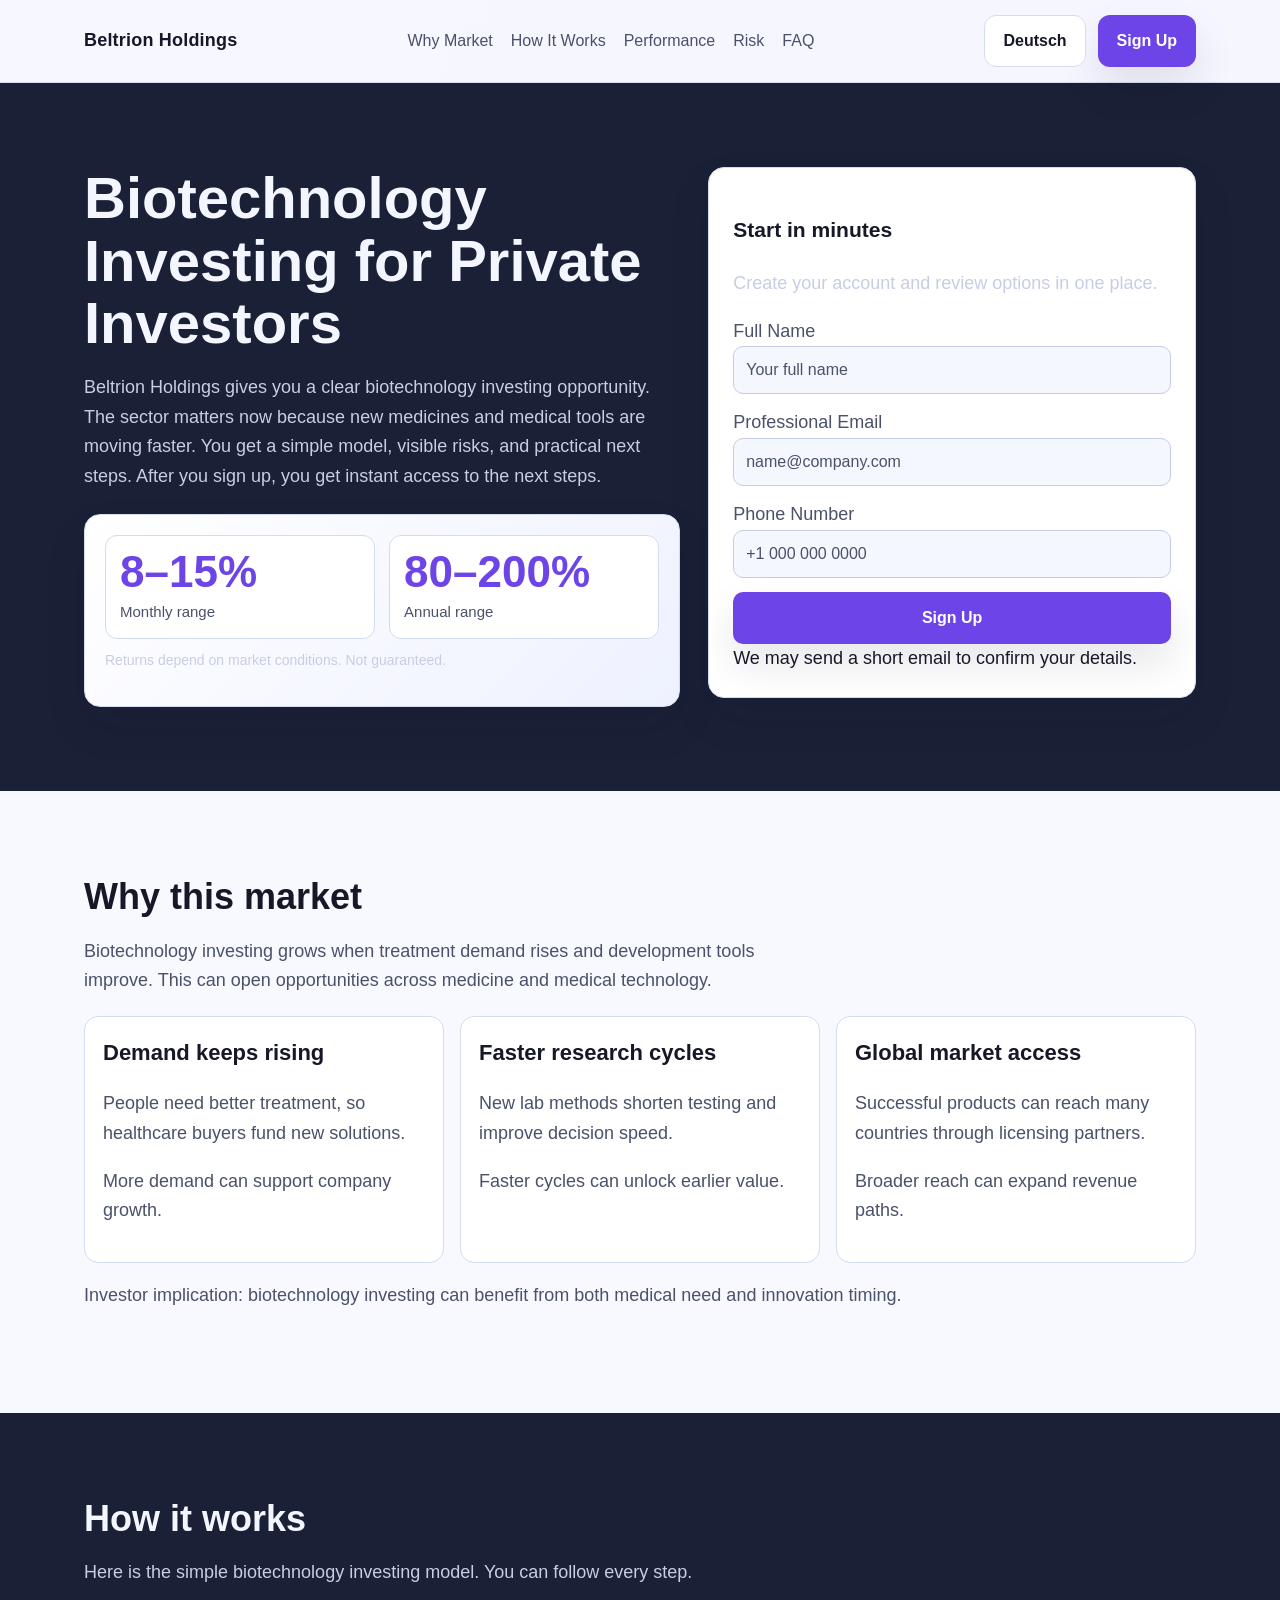
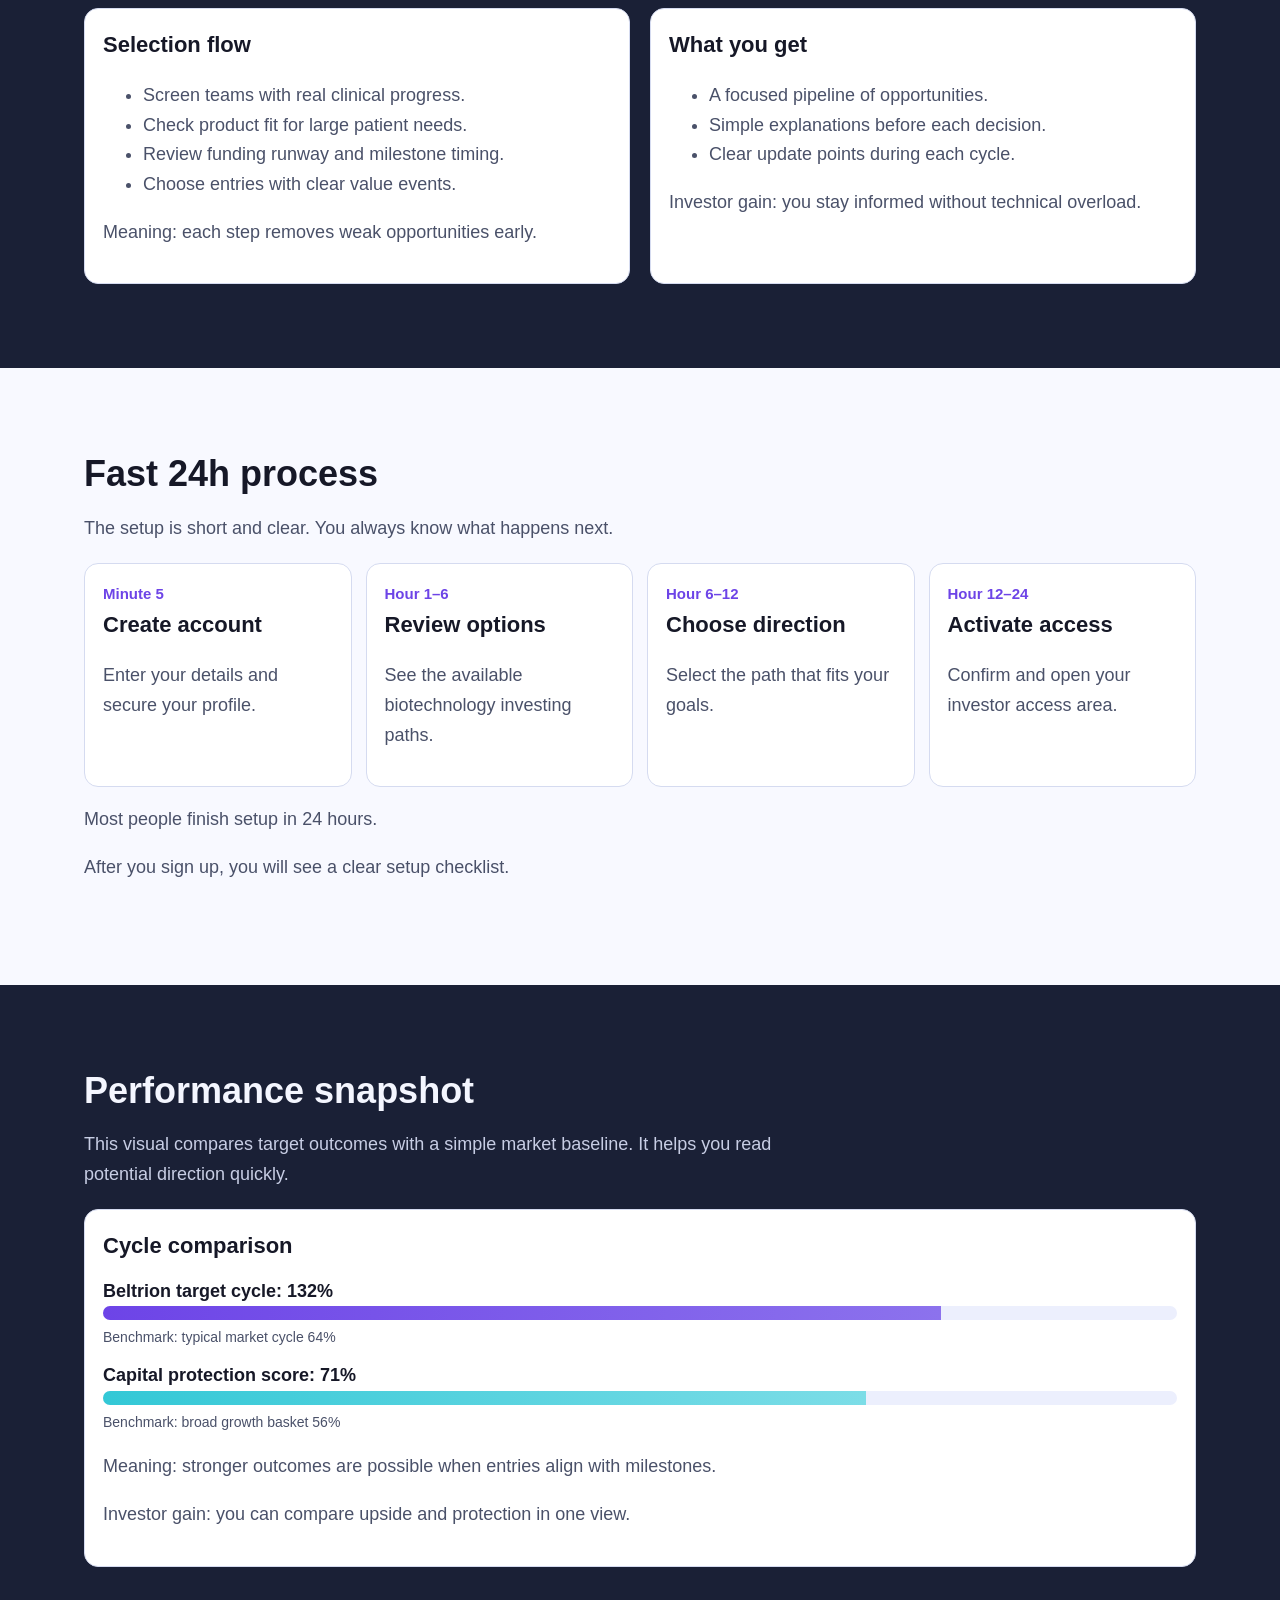
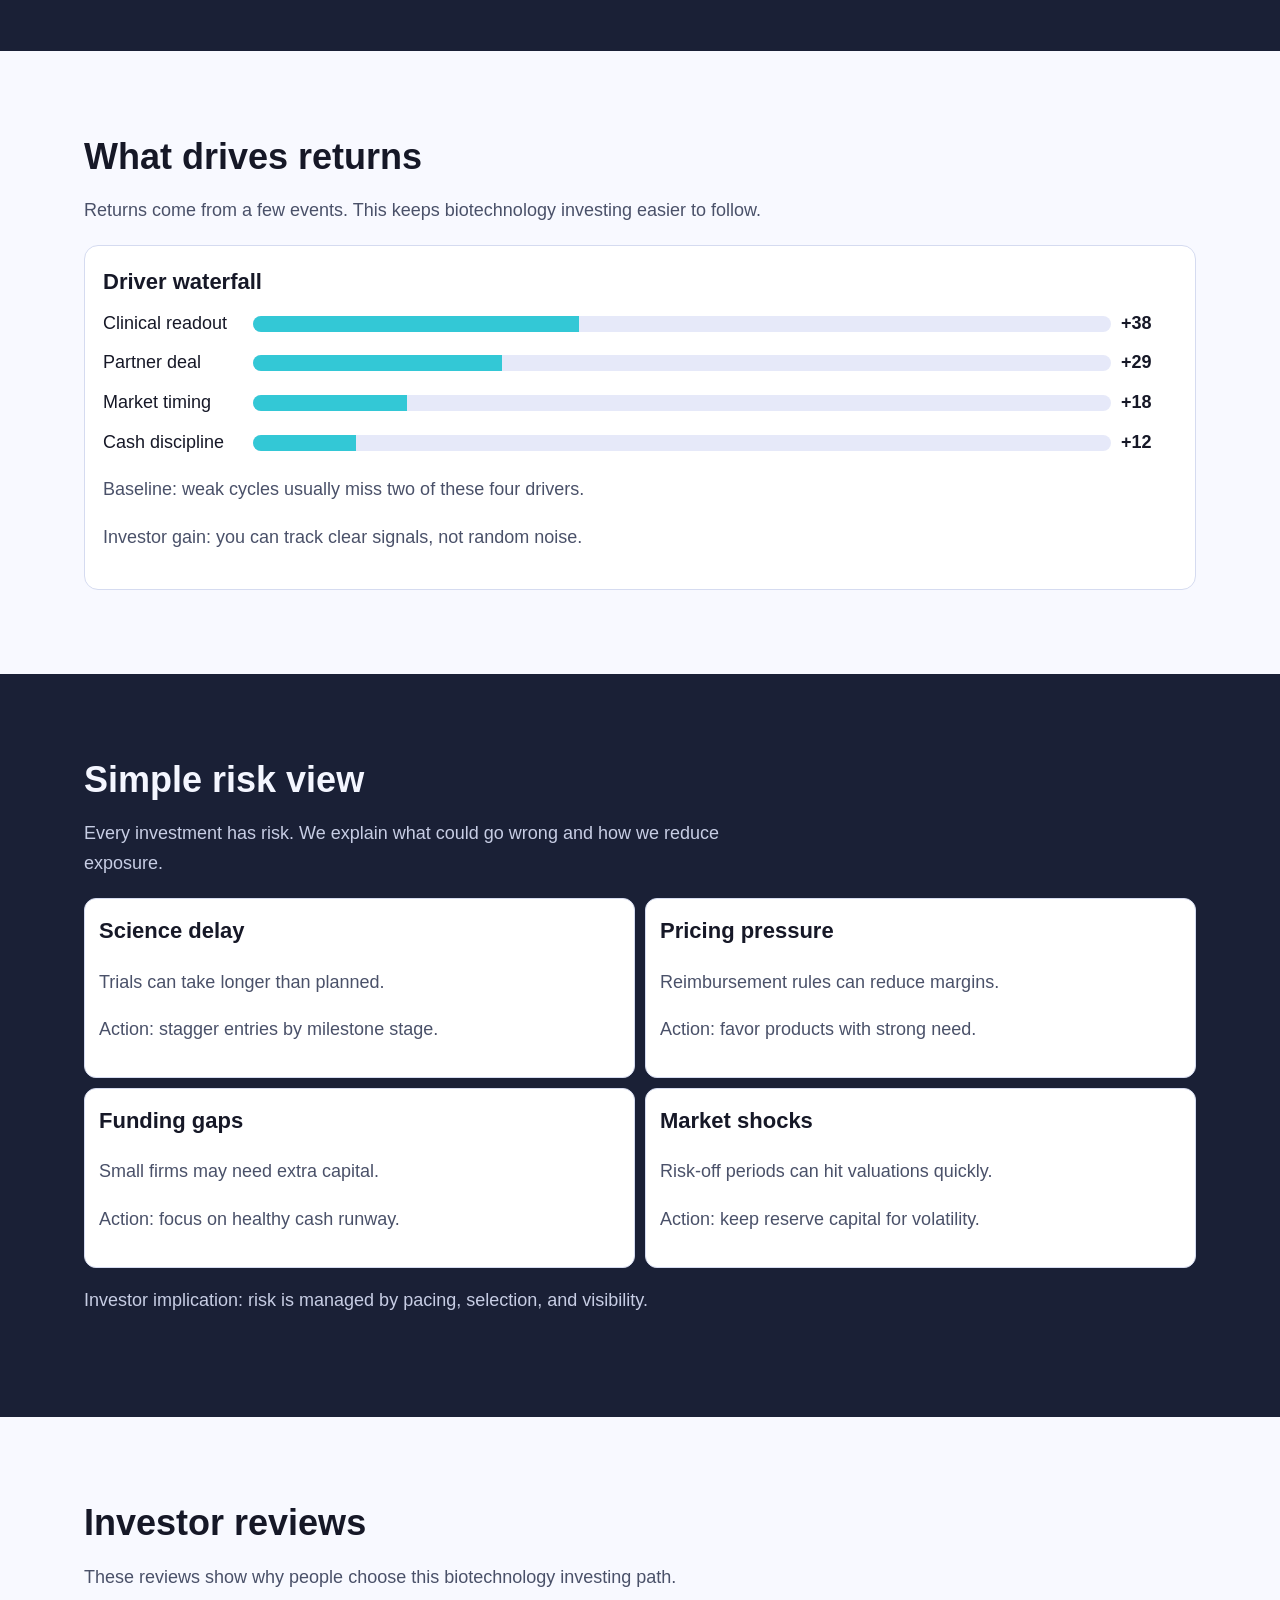
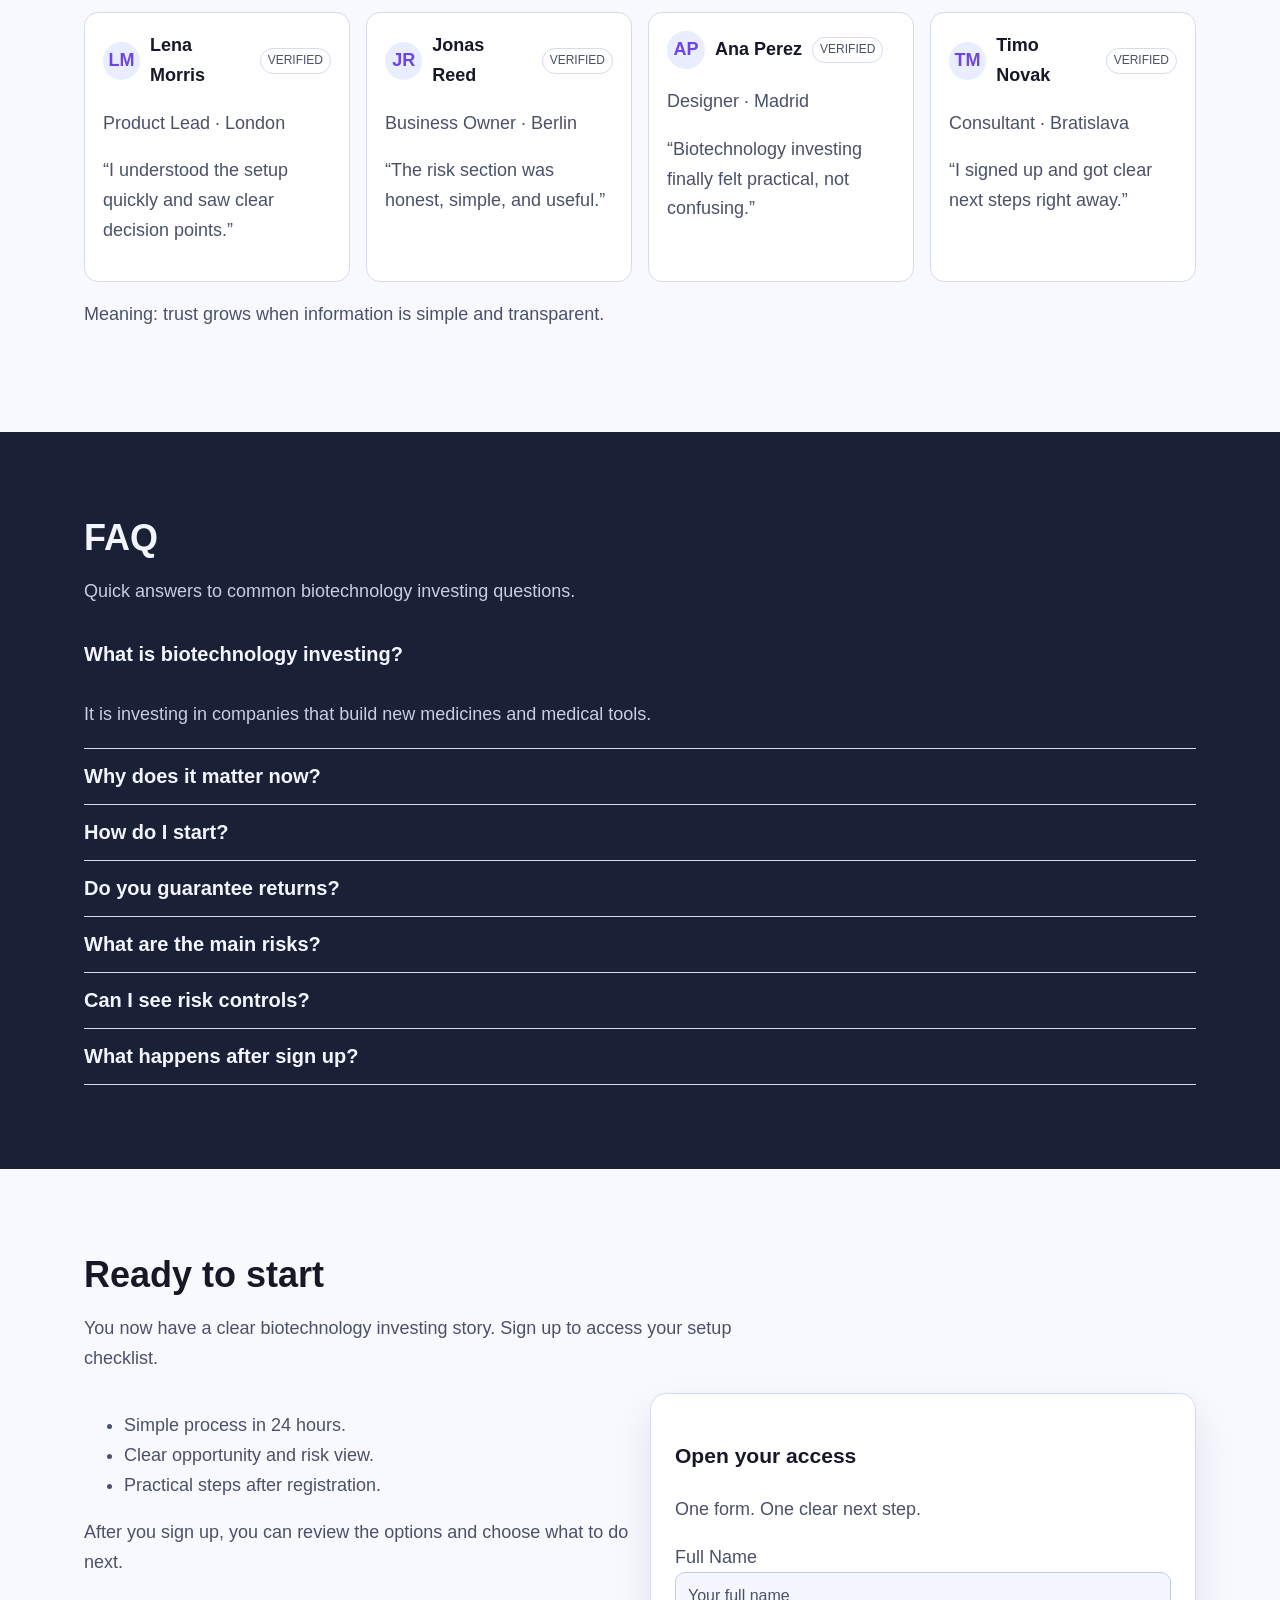
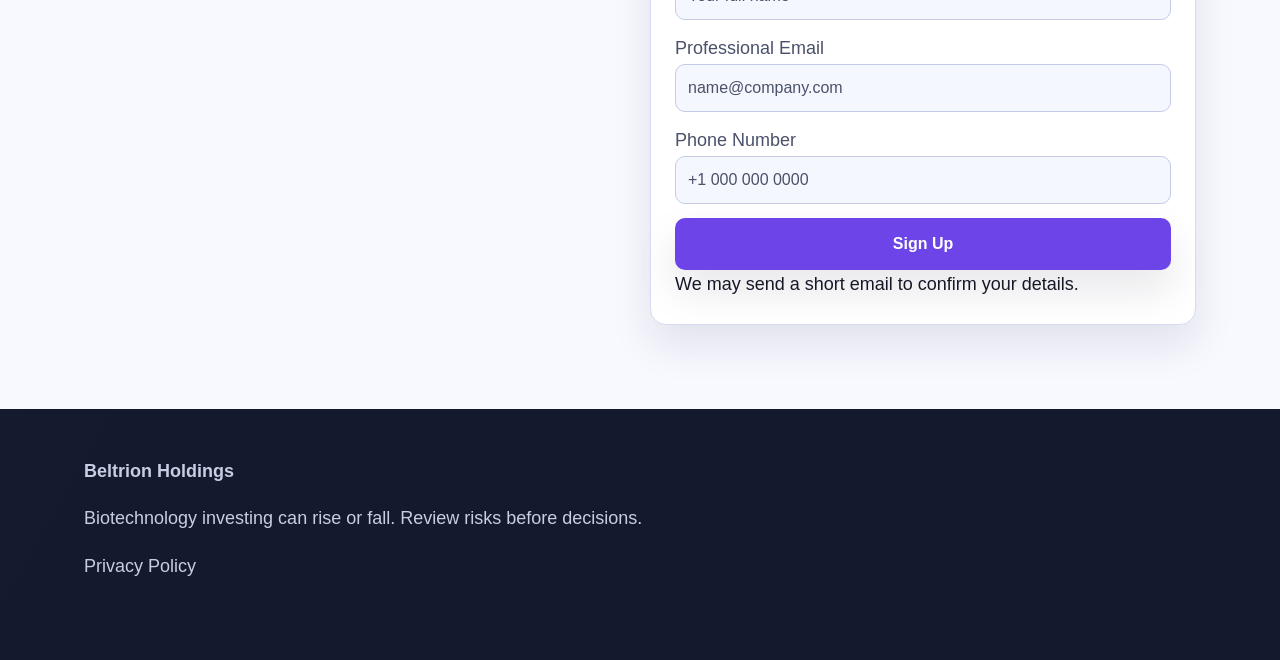
<file: de/index.html>
<!-- DESIGN SEED: 4721 -->
<!doctype html>
<html lang="en">
<head>
  <meta charset="UTF-8" />
  <meta name="viewport" content="width=device-width, initial-scale=1.0" />
  <title>Beltrion Holdings | Biotechnology Investing for Private Investors (Deutsch)</title>
  <meta name="description" content="Biotechnology investing for private investors. Learn the model, risks, and next steps in simple English." />
  <link rel="canonical" href="https://beltrionholdings.com/de/index.html" />
  <link rel="alternate" hreflang="en" href="https://beltrionholdings.com/" />
<link rel="alternate" hreflang="de" href="https://beltrionholdings.com/de/index.html" />
<link rel="alternate" hreflang="fr" href="https://beltrionholdings.com/fr/index.html" />
<link rel="alternate" hreflang="es" href="https://beltrionholdings.com/es/index.html" />
<link rel="alternate" hreflang="it" href="https://beltrionholdings.com/it/index.html" />
<link rel="alternate" hreflang="tr" href="https://beltrionholdings.com/tr/index.html" />
<link rel="alternate" hreflang="pt" href="https://beltrionholdings.com/pt/index.html" />
<link rel="alternate" hreflang="ja" href="https://beltrionholdings.com/jp/index.html" />
<link rel="alternate" hreflang="sk" href="https://beltrionholdings.com/sk/index.html" />
<link rel="alternate" hreflang="nl-BE" href="https://beltrionholdings.com/be/index.html" />
<link rel="alternate" hreflang="x-default" href="https://beltrionholdings.com/" />
  <meta property="og:title" content="Beltrion Holdings | Biotechnology Investing" />
  <meta property="og:description" content="A clear biotechnology investing story for private investors." />
  <meta property="og:type" content="website" />
  <meta property="og:url" content="https://beltrionholdings.com/de/index.html" />
  <meta name="twitter:card" content="summary_large_image" />
  <meta name="twitter:title" content="Beltrion Holdings | Biotechnology Investing" />
  <meta name="twitter:description" content="See how biotechnology investing works and what happens after sign up." />
  <link rel="stylesheet" href="../assets/style.css" />
  <script defer src="../assets/app.js"></script>
</head>
<body class="page-bg">
<header class="header">
  <div class="container nav-shell">
    <a class="brand" href="../index.html">Beltrion Holdings</a>
    <nav class="nav-links" aria-label="Main">
      <a href="#market">Why Market</a><a href="#model">How It Works</a><a href="#metrics">Performance</a><a href="#risk">Risk</a><a href="#faq">FAQ</a>
    </nav>
    <div class="header-actions">
      <div class="lang-wrap">
        <button class="lang-toggle" aria-label="Current language">Deutsch</button>
        <div class="lang-menu" role="menu"><a href="../index.html"><svg class="flag" viewBox="0 0 18 12" aria-hidden="true"><rect width="18" height="12" fill="#d9d9d9"/></svg><span>English</span></a>
<a href="../de/index.html"><svg class="flag" viewBox="0 0 18 12" aria-hidden="true"><rect width="18" height="12" fill="#d9d9d9"/></svg><span>Deutsch</span></a>
<a href="../fr/index.html"><svg class="flag" viewBox="0 0 18 12" aria-hidden="true"><rect width="18" height="12" fill="#d9d9d9"/></svg><span>Français</span></a>
<a href="../es/index.html"><svg class="flag" viewBox="0 0 18 12" aria-hidden="true"><rect width="18" height="12" fill="#d9d9d9"/></svg><span>Español</span></a>
<a href="../it/index.html"><svg class="flag" viewBox="0 0 18 12" aria-hidden="true"><rect width="18" height="12" fill="#d9d9d9"/></svg><span>Italiano</span></a>
<a href="../tr/index.html"><svg class="flag" viewBox="0 0 18 12" aria-hidden="true"><rect width="18" height="12" fill="#d9d9d9"/></svg><span>Türkçe</span></a>
<a href="../pt/index.html"><svg class="flag" viewBox="0 0 18 12" aria-hidden="true"><rect width="18" height="12" fill="#d9d9d9"/></svg><span>Português</span></a>
<a href="../jp/index.html"><svg class="flag" viewBox="0 0 18 12" aria-hidden="true"><rect width="18" height="12" fill="#d9d9d9"/></svg><span>日本語</span></a>
<a href="../sk/index.html"><svg class="flag" viewBox="0 0 18 12" aria-hidden="true"><rect width="18" height="12" fill="#d9d9d9"/></svg><span>Slovak</span></a>
<a href="../be/index.html"><svg class="flag" viewBox="0 0 18 12" aria-hidden="true"><rect width="18" height="12" fill="#d9d9d9"/></svg><span>Nederlands (BE)</span></a></div>
      </div>
      <a class="btn btn-primary" href="#signup-final">Sign Up</a>
      <button class="burger" aria-label="Open menu">Menu</button>
    </div>
  </div>
</header>

<div class="drawer-backdrop"></div>
<aside class="drawer" aria-label="Mobile menu">
  <button class="icon-btn drawer-close" aria-label="Close menu">✕</button>
  <p><a href="#market">Why Market</a></p><p><a href="#model">How It Works</a></p><p><a href="#metrics">Performance</a></p><p><a href="#risk">Risk</a></p><p><a href="#faq">FAQ</a></p>
  <div class="lang-wrap">
    <button class="lang-toggle">Deutsch</button>
    <div class="lang-menu"><a href="../index.html"><svg class="flag" viewBox="0 0 18 12" aria-hidden="true"><rect width="18" height="12" fill="#d9d9d9"/></svg><span>English</span></a>
<a href="../de/index.html"><svg class="flag" viewBox="0 0 18 12" aria-hidden="true"><rect width="18" height="12" fill="#d9d9d9"/></svg><span>Deutsch</span></a>
<a href="../fr/index.html"><svg class="flag" viewBox="0 0 18 12" aria-hidden="true"><rect width="18" height="12" fill="#d9d9d9"/></svg><span>Français</span></a>
<a href="../es/index.html"><svg class="flag" viewBox="0 0 18 12" aria-hidden="true"><rect width="18" height="12" fill="#d9d9d9"/></svg><span>Español</span></a>
<a href="../it/index.html"><svg class="flag" viewBox="0 0 18 12" aria-hidden="true"><rect width="18" height="12" fill="#d9d9d9"/></svg><span>Italiano</span></a>
<a href="../tr/index.html"><svg class="flag" viewBox="0 0 18 12" aria-hidden="true"><rect width="18" height="12" fill="#d9d9d9"/></svg><span>Türkçe</span></a>
<a href="../pt/index.html"><svg class="flag" viewBox="0 0 18 12" aria-hidden="true"><rect width="18" height="12" fill="#d9d9d9"/></svg><span>Português</span></a>
<a href="../jp/index.html"><svg class="flag" viewBox="0 0 18 12" aria-hidden="true"><rect width="18" height="12" fill="#d9d9d9"/></svg><span>日本語</span></a>
<a href="../sk/index.html"><svg class="flag" viewBox="0 0 18 12" aria-hidden="true"><rect width="18" height="12" fill="#d9d9d9"/></svg><span>Slovak</span></a>
<a href="../be/index.html"><svg class="flag" viewBox="0 0 18 12" aria-hidden="true"><rect width="18" height="12" fill="#d9d9d9"/></svg><span>Nederlands (BE)</span></a></div>
  </div>
  <p><a class="btn btn-primary" href="#signup-final">Sign Up</a></p>
</aside>

<main>
<section class="section dark">
  <div class="container hero-grid reveal">
    <div>
      <h1>Biotechnology Investing for Private Investors</h1>
      <p class="hero-intro">Beltrion Holdings gives you a clear biotechnology investing opportunity. The sector matters now because new medicines and medical tools are moving faster. You get a simple model, visible risks, and practical next steps. After you sign up, you get instant access to the next steps.</p>
      <div class="performance-panel">
        <div class="perf-grid">
          <div class="metric-box"><div class="metric-value">8–15%</div><div class="metric-label">Monthly range</div></div>
          <div class="metric-box"><div class="metric-value">80–200%</div><div class="metric-label">Annual range</div></div>
        </div>
        <p class="metric-note">Returns depend on market conditions. Not guaranteed.</p>
      </div>
    </div>
    <form class="form-card" id="signup-hero">
      <h3>Start in minutes</h3>
      <p class="form-sub">Create your account and review options in one place.</p>
      <div class="form-stack">
        <label>Full Name<input type="text" placeholder="Your full name" required /></label>
        <label>Professional Email<input type="email" placeholder="name@company.com" required /></label>
        <label>Phone Number<input type="tel" placeholder="+1 000 000 0000" required /></label>
        <button class="btn btn-primary" type="submit">Sign Up</button>
      </div>
      <small>We may send a short email to confirm your details.</small>
    </form>
  </div>
</section>

<section class="section light" id="market"><div class="container reveal"><div class="section-head"><h2>Why this market</h2><p>Biotechnology investing grows when treatment demand rises and development tools improve. This can open opportunities across medicine and medical technology.</p></div>
<div class="grid-3"><article class="card"><h3>Demand keeps rising</h3><p>People need better treatment, so healthcare buyers fund new solutions.</p><p class="muted">More demand can support company growth.</p></article><article class="card"><h3>Faster research cycles</h3><p>New lab methods shorten testing and improve decision speed.</p><p class="muted">Faster cycles can unlock earlier value.</p></article><article class="card"><h3>Global market access</h3><p>Successful products can reach many countries through licensing partners.</p><p class="muted">Broader reach can expand revenue paths.</p></article></div>
<p>Investor implication: biotechnology investing can benefit from both medical need and innovation timing.</p></div></section>

<section class="section dark" id="model"><div class="container reveal"><div class="section-head"><h2>How it works</h2><p>Here is the simple biotechnology investing model. You can follow every step.</p></div>
<div class="split"><div class="card"><h3>Selection flow</h3><ul><li>Screen teams with real clinical progress.</li><li>Check product fit for large patient needs.</li><li>Review funding runway and milestone timing.</li><li>Choose entries with clear value events.</li></ul><p class="muted">Meaning: each step removes weak opportunities early.</p></div>
<div class="card"><h3>What you get</h3><ul><li>A focused pipeline of opportunities.</li><li>Simple explanations before each decision.</li><li>Clear update points during each cycle.</li></ul><p class="muted">Investor gain: you stay informed without technical overload.</p></div></div></div></section>

<section class="section light" id="process"><div class="container reveal"><div class="section-head"><h2>Fast 24h process</h2><p>The setup is short and clear. You always know what happens next.</p></div>
<div class="steps"><div class="card"><div class="step-time">Minute 5</div><h3>Create account</h3><p>Enter your details and secure your profile.</p></div><div class="card"><div class="step-time">Hour 1–6</div><h3>Review options</h3><p>See the available biotechnology investing paths.</p></div><div class="card"><div class="step-time">Hour 6–12</div><h3>Choose direction</h3><p>Select the path that fits your goals.</p></div><div class="card"><div class="step-time">Hour 12–24</div><h3>Activate access</h3><p>Confirm and open your investor access area.</p></div></div>
<p>Most people finish setup in 24 hours.</p><p>After you sign up, you will see a clear setup checklist.</p></div></section>

<section class="section dark" id="metrics"><div class="container reveal"><div class="section-head"><h2>Performance snapshot</h2><p>This visual compares target outcomes with a simple market baseline. It helps you read potential direction quickly.</p></div>
<div class="card compare-bars"><h3>Cycle comparison</h3><div class="row"><strong>Beltrion target cycle: 132%</strong><div class="bar-track"><div class="bar-a" style="width:78%"></div></div><div class="baseline">Benchmark: typical market cycle 64%</div></div><div class="row"><strong>Capital protection score: 71%</strong><div class="bar-track"><div class="bar-b" style="width:71%"></div></div><div class="baseline">Benchmark: broad growth basket 56%</div></div><p>Meaning: stronger outcomes are possible when entries align with milestones.</p><p>Investor gain: you can compare upside and protection in one view.</p></div>
</div></section>

<section class="section light" id="insights"><div class="container reveal"><div class="section-head"><h2>What drives returns</h2><p>Returns come from a few events. This keeps biotechnology investing easier to follow.</p></div>
<div class="card"><h3>Driver waterfall</h3><div class="waterfall"><div class="wf-row"><span>Clinical readout</span><div class="wf-bar"><div class="wf-fill" style="width:38%"></div></div><strong>+38</strong></div><div class="wf-row"><span>Partner deal</span><div class="wf-bar"><div class="wf-fill" style="width:29%"></div></div><strong>+29</strong></div><div class="wf-row"><span>Market timing</span><div class="wf-bar"><div class="wf-fill" style="width:18%"></div></div><strong>+18</strong></div><div class="wf-row"><span>Cash discipline</span><div class="wf-bar"><div class="wf-fill" style="width:12%"></div></div><strong>+12</strong></div></div><p>Baseline: weak cycles usually miss two of these four drivers.</p><p>Investor gain: you can track clear signals, not random noise.</p></div></div></section>

<section class="section dark" id="risk"><div class="container reveal"><div class="section-head"><h2>Simple risk view</h2><p>Every investment has risk. We explain what could go wrong and how we reduce exposure.</p></div>
<div class="risk-matrix"><div class="risk-cell card"><h3>Science delay</h3><p>Trials can take longer than planned.</p><p class="muted">Action: stagger entries by milestone stage.</p></div><div class="risk-cell card"><h3>Pricing pressure</h3><p>Reimbursement rules can reduce margins.</p><p class="muted">Action: favor products with strong need.</p></div><div class="risk-cell card"><h3>Funding gaps</h3><p>Small firms may need extra capital.</p><p class="muted">Action: focus on healthy cash runway.</p></div><div class="risk-cell card"><h3>Market shocks</h3><p>Risk-off periods can hit valuations quickly.</p><p class="muted">Action: keep reserve capital for volatility.</p></div></div>
<p>Investor implication: risk is managed by pacing, selection, and visibility.</p></div></section>

<section class="section light" id="reviews"><div class="container reveal"><div class="section-head"><h2>Investor reviews</h2><p>These reviews show why people choose this biotechnology investing path.</p></div>
<div class="grid-4">
<article class="card"><div class="review-head"><span class="avatar">LM</span><strong>Lena Morris</strong><span class="verified">VERIFIED</span></div><p class="muted">Product Lead · London</p><p>“I understood the setup quickly and saw clear decision points.”</p></article>
<article class="card"><div class="review-head"><span class="avatar">JR</span><strong>Jonas Reed</strong><span class="verified">VERIFIED</span></div><p class="muted">Business Owner · Berlin</p><p>“The risk section was honest, simple, and useful.”</p></article>
<article class="card"><div class="review-head"><span class="avatar">AP</span><strong>Ana Perez</strong><span class="verified">VERIFIED</span></div><p class="muted">Designer · Madrid</p><p>“Biotechnology investing finally felt practical, not confusing.”</p></article>
<article class="card"><div class="review-head"><span class="avatar">TM</span><strong>Timo Novak</strong><span class="verified">VERIFIED</span></div><p class="muted">Consultant · Bratislava</p><p>“I signed up and got clear next steps right away.”</p></article>
</div>
<p>Meaning: trust grows when information is simple and transparent.</p></div></section>

<section class="section dark" id="faq"><div class="container reveal"><div class="section-head"><h2>FAQ</h2><p>Quick answers to common biotechnology investing questions.</p></div>
<div class="faq-item"><button class="faq-q">What is biotechnology investing?</button><div class="faq-a"><p>It is investing in companies that build new medicines and medical tools.</p></div></div>
<div class="faq-item"><button class="faq-q">Why does it matter now?</button><div class="faq-a"><p>Research tools are faster, and global treatment demand is still growing.</p></div></div>
<div class="faq-item"><button class="faq-q">How do I start?</button><div class="faq-a"><p>Sign up, review options, and choose your next step from the checklist.</p></div></div>
<div class="faq-item"><button class="faq-q">Do you guarantee returns?</button><div class="faq-a"><p>No. Returns depend on market conditions and company progress.</p></div></div>
<div class="faq-item"><button class="faq-q">What are the main risks?</button><div class="faq-a"><p>Delays, funding gaps, and market shocks can affect outcomes.</p></div></div>
<div class="faq-item"><button class="faq-q">Can I see risk controls?</button><div class="faq-a"><p>Yes. We show pacing, diversification, and milestone checkpoints.</p></div></div>
<div class="faq-item"><button class="faq-q">What happens after sign up?</button><div class="faq-a"><p>After you sign up, you can review the options and choose what to do next.</p></div></div>
</div></section>

<section class="section light" id="signup-final"><div class="container reveal"><div class="section-head"><h2>Ready to start</h2><p>You now have a clear biotechnology investing story. Sign up to access your setup checklist.</p></div>
<div class="split"><div><ul><li>Simple process in 24 hours.</li><li>Clear opportunity and risk view.</li><li>Practical steps after registration.</li></ul><p>After you sign up, you can review the options and choose what to do next.</p></div>
<form class="form-card"><h3>Open your access</h3><p class="form-sub">One form. One clear next step.</p><div class="form-stack"><label>Full Name<input type="text" placeholder="Your full name" required /></label><label>Professional Email<input type="email" placeholder="name@company.com" required /></label><label>Phone Number<input type="tel" placeholder="+1 000 000 0000" required /></label><button class="btn btn-primary" type="submit">Sign Up</button></div><small>We may send a short email to confirm your details.</small></form></div></div></section>
</main>

<footer class="footer"><div class="container"><p><strong>Beltrion Holdings</strong></p><p>Biotechnology investing can rise or fall. Review risks before decisions.</p><p><a href="#" data-open-privacy>Privacy Policy</a></p></div></footer>

<div class="modal" id="privacy-modal" aria-modal="true" role="dialog" aria-label="Privacy Policy">
  <div class="modal-card">
    <div class="modal-head"><strong>Privacy Policy</strong><button class="icon-btn" data-close-privacy aria-label="Close policy">✕</button></div>
    <div class="modal-body">
      <h3>Introduction</h3><p>We explain what data we collect and how we use it.</p>
      <h3>Data collection</h3><p>We collect name, email, phone, device data, and form activity.</p>
      <h3>Legal basis</h3><p>We process data for service delivery, security, and legal obligations.</p>
      <h3>Cookies</h3><p>Cookies support session stability, analytics, and preference memory.</p>
      <h3>Retention</h3><p>We keep data only as long as needed for operations or law.</p>
      <h3>Third-party sharing</h3><p>We may share limited data with trusted providers that host core services.</p>
      <h3>Security</h3><p>We use access controls, encryption in transit, and monitoring.</p>
      <h3>User rights</h3><p>You can request access, correction, export, or deletion where permitted.</p>
      <h3>International transfers</h3><p>Some providers process data across borders with safeguards.</p>
      <h3>Industry risk disclosure</h3><p>Digital systems may face outages, delays, or unauthorized attempts.</p>
      <h3>Contact</h3><p>Email: privacy@beltrionholdings.com</p>
    </div>
    <div class="modal-foot"><button class="btn" data-close-privacy>Close</button><span></span></div>
  </div>
</div>

<script type="application/ld+json">{"@context":"https://schema.org","@type":"Organization","name":"Beltrion Holdings","url":"https://beltrionholdings.com"}</script>
<script type="application/ld+json">{"@context":"https://schema.org","@type":"WebSite","name":"Beltrion Holdings","url":"https://beltrionholdings.com"}</script>
<script type="application/ld+json">{"@context":"https://schema.org","@type":"Review","author":{"@type":"Person","name":"Lena Morris"},"reviewRating":{"@type":"Rating","ratingValue":"5"},"reviewBody":"I understood the setup quickly and saw clear decision points."}</script>
<script type="application/ld+json">{"@context":"https://schema.org","@type":"FAQPage","mainEntity":[{"@type":"Question","name":"What is biotechnology investing?","acceptedAnswer":{"@type":"Answer","text":"It is investing in companies that build new medicines and medical tools."}},{"@type":"Question","name":"How do I start?","acceptedAnswer":{"@type":"Answer","text":"Sign up, review options, and choose your next step."}}]}</script>
</body></html>
</file>
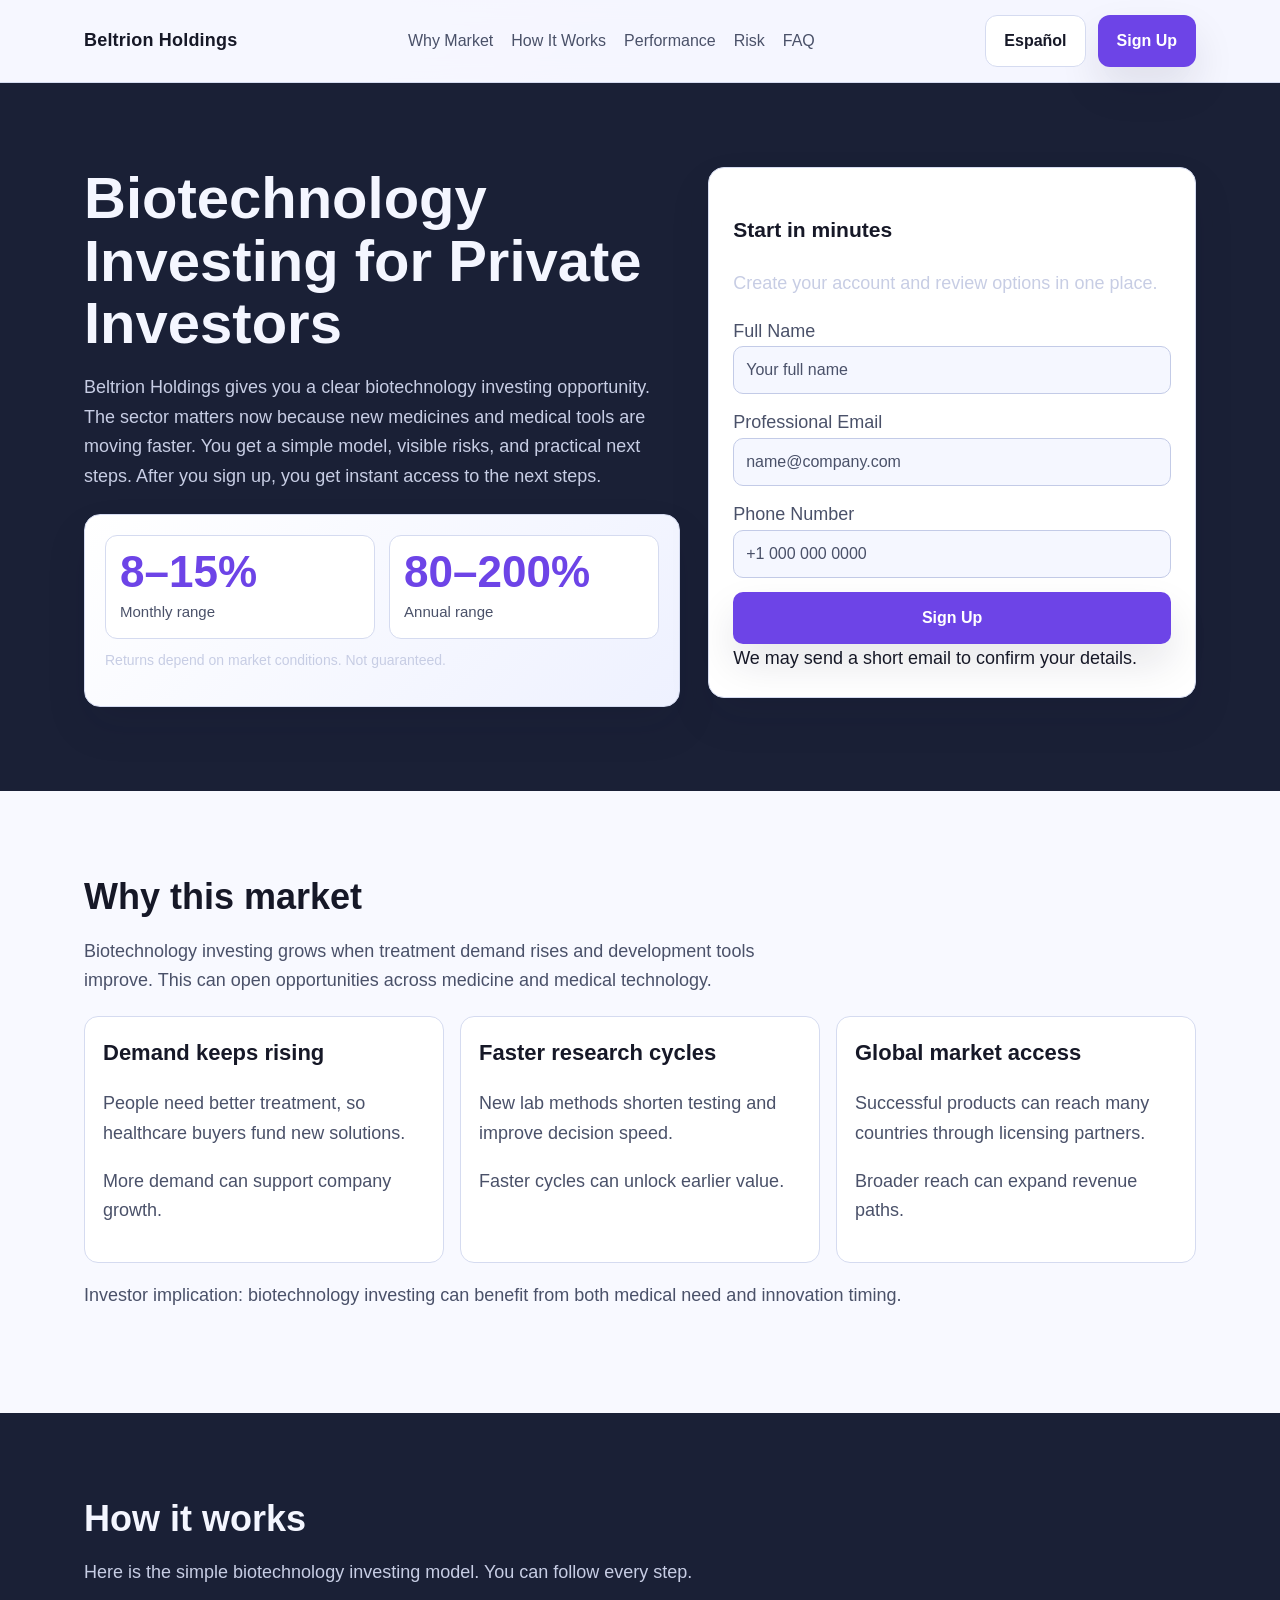
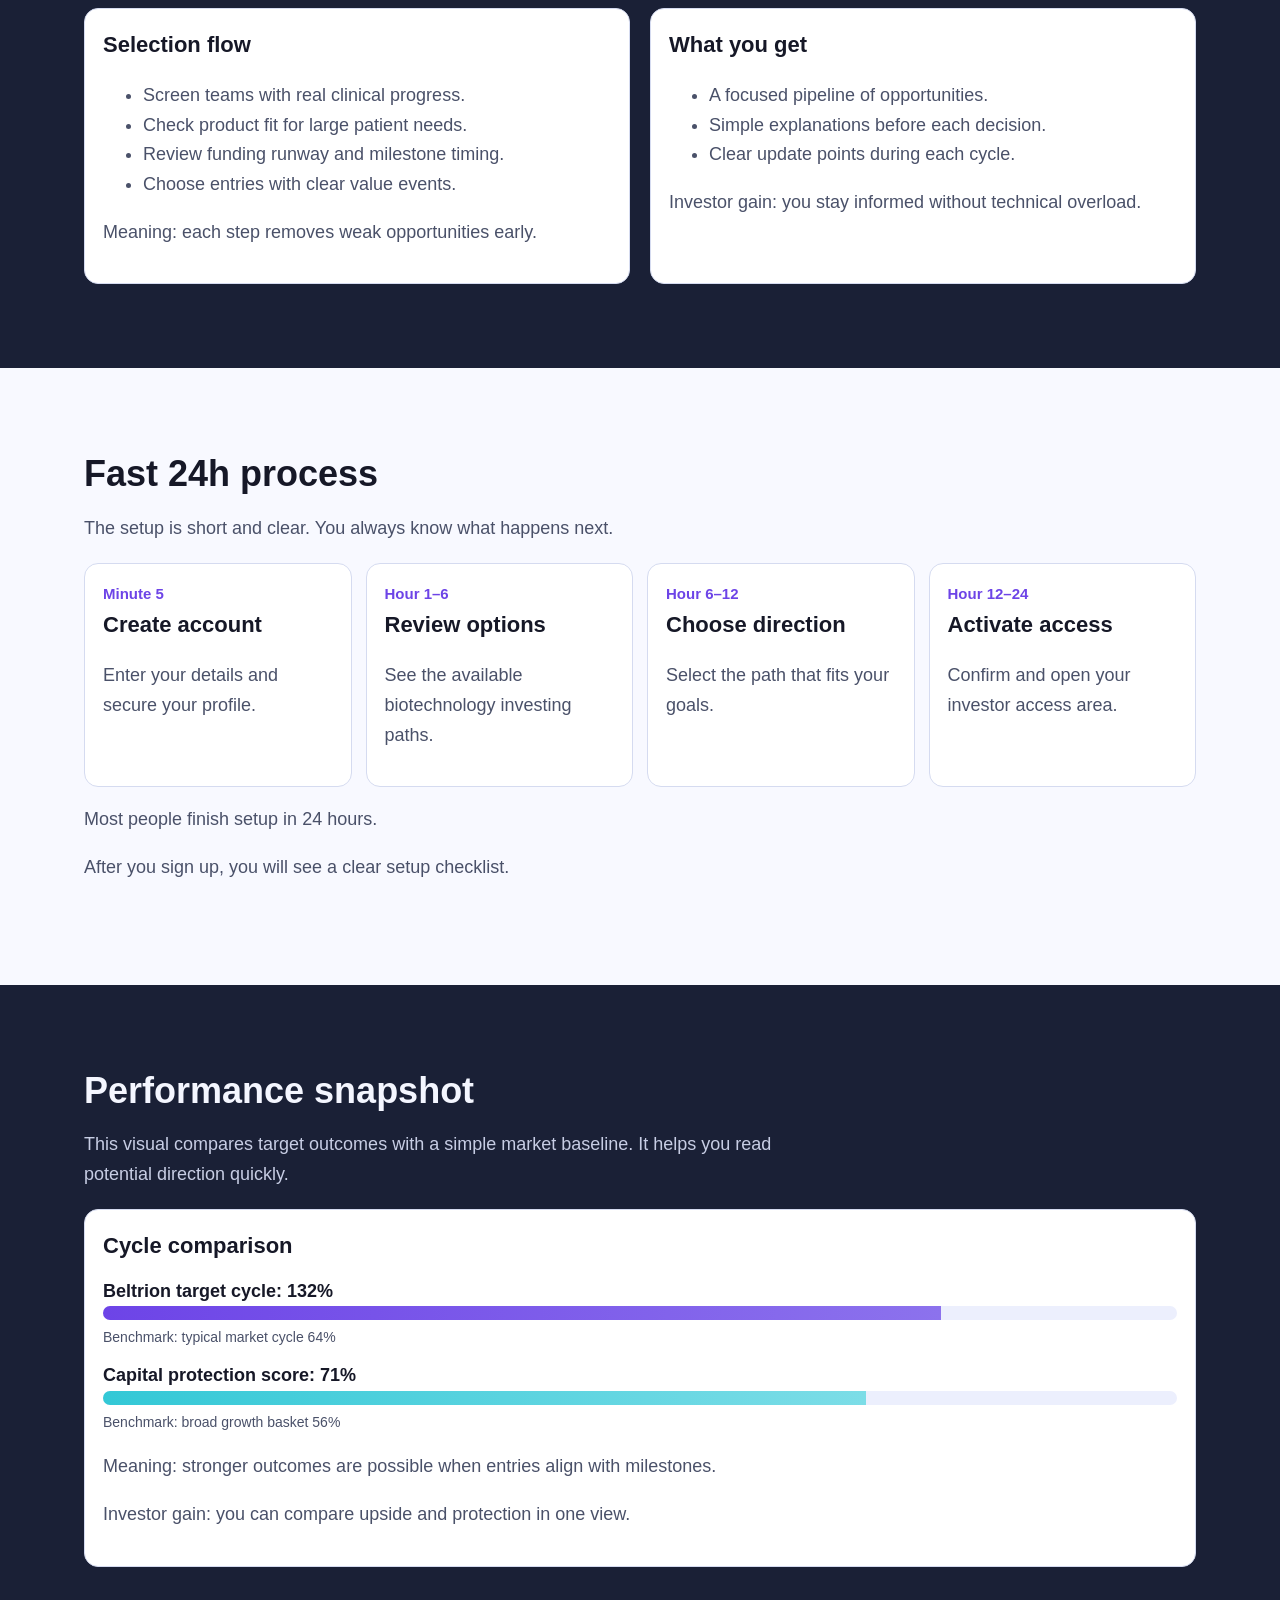
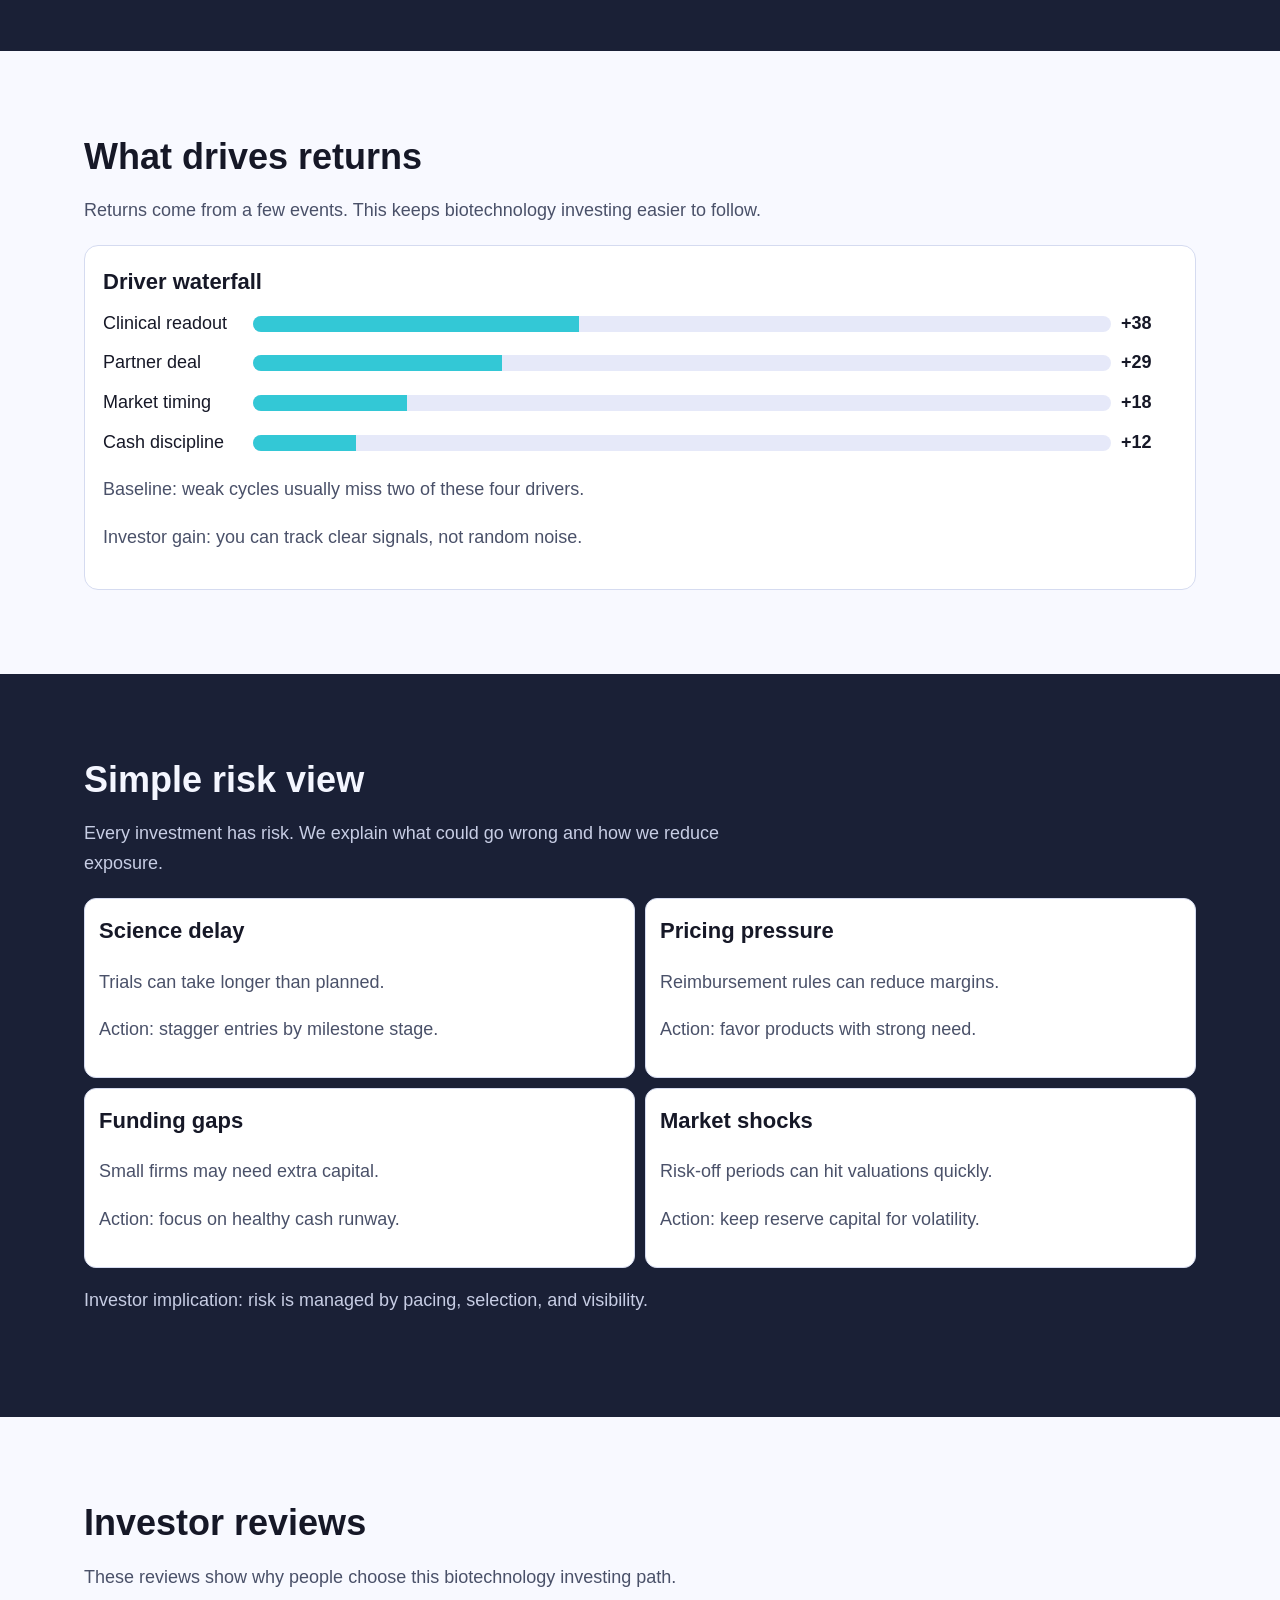
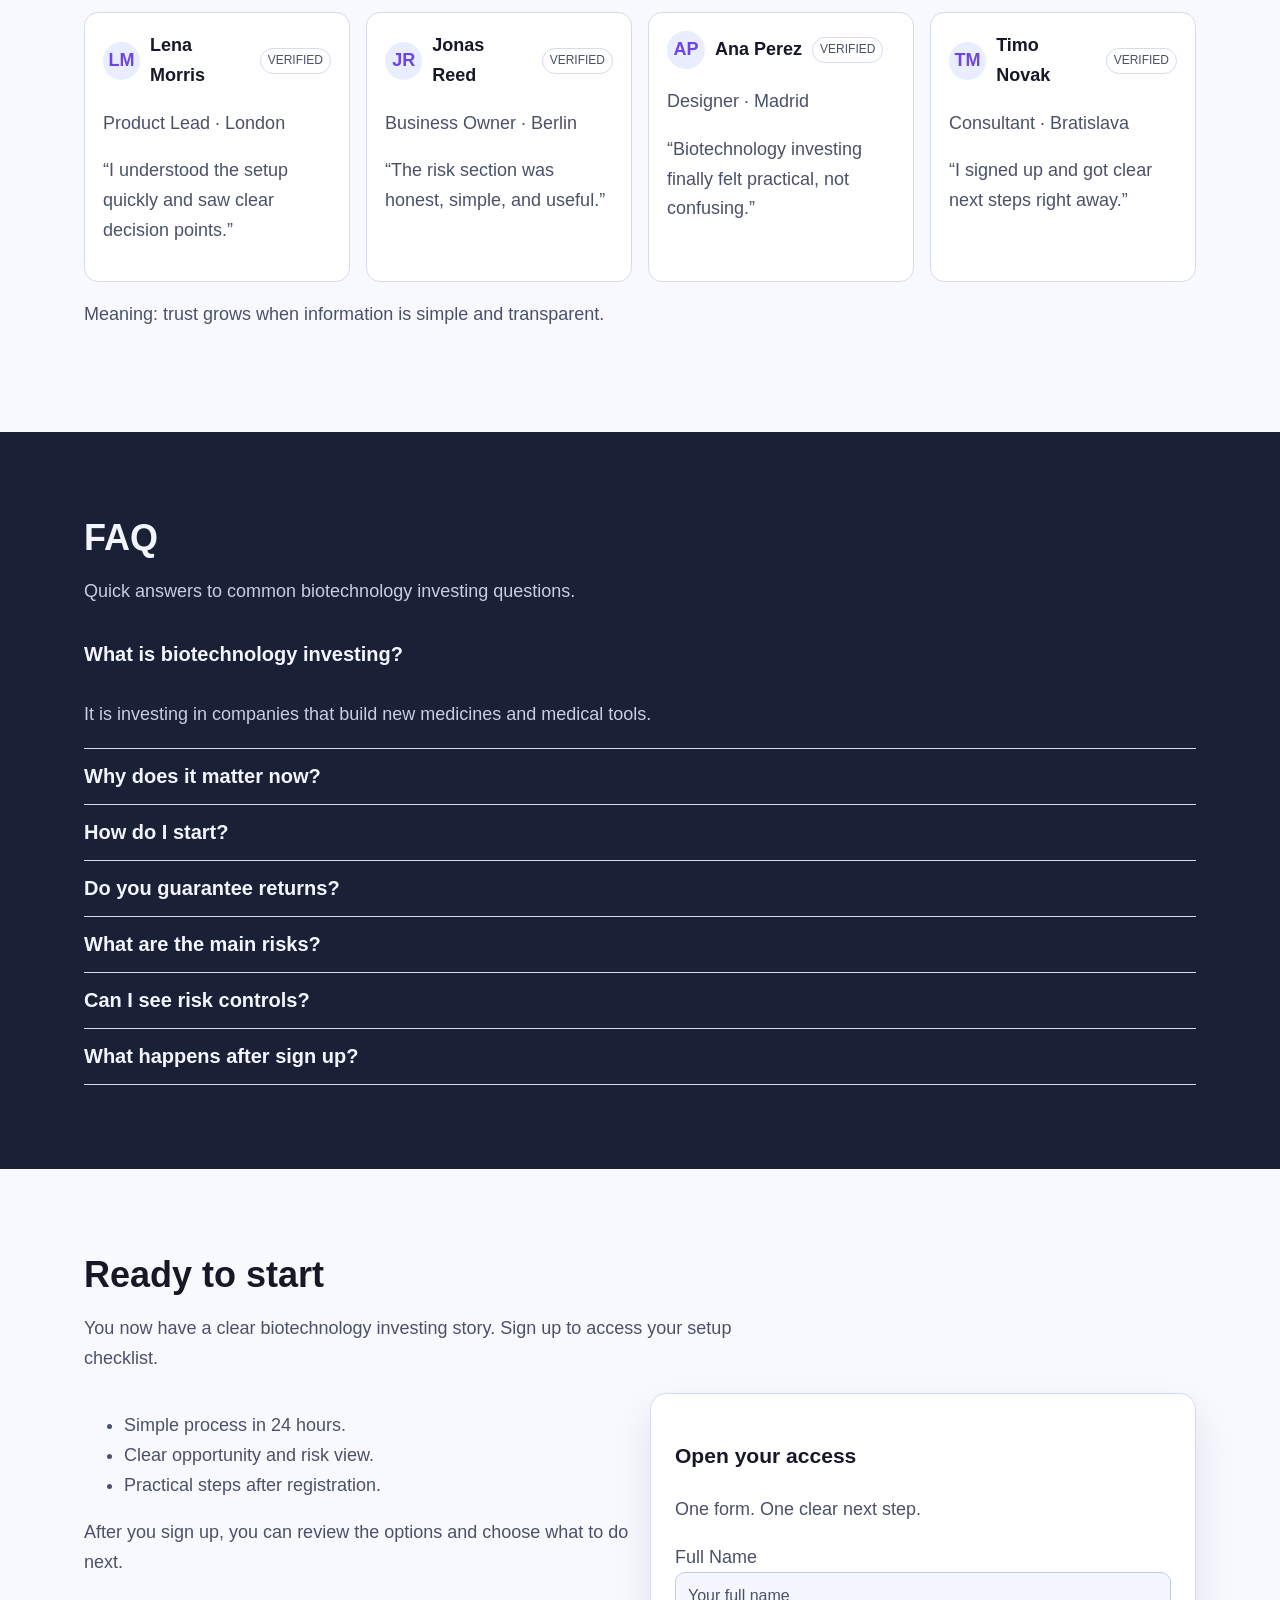
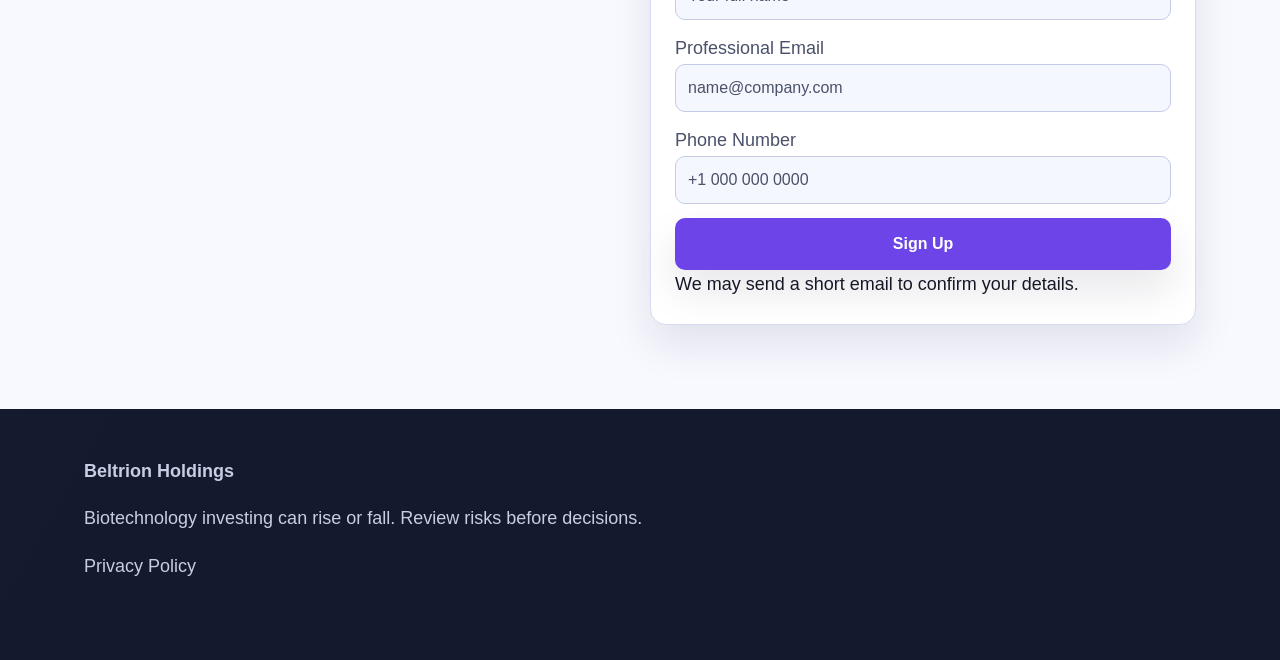
<file: es/index.html>
<!-- DESIGN SEED: 4721 -->
<!doctype html>
<html lang="en">
<head>
  <meta charset="UTF-8" />
  <meta name="viewport" content="width=device-width, initial-scale=1.0" />
  <title>Beltrion Holdings | Biotechnology Investing for Private Investors (Español)</title>
  <meta name="description" content="Biotechnology investing for private investors. Learn the model, risks, and next steps in simple English." />
  <link rel="canonical" href="https://beltrionholdings.com/es/index.html" />
  <link rel="alternate" hreflang="en" href="https://beltrionholdings.com/" />
<link rel="alternate" hreflang="de" href="https://beltrionholdings.com/de/index.html" />
<link rel="alternate" hreflang="fr" href="https://beltrionholdings.com/fr/index.html" />
<link rel="alternate" hreflang="es" href="https://beltrionholdings.com/es/index.html" />
<link rel="alternate" hreflang="it" href="https://beltrionholdings.com/it/index.html" />
<link rel="alternate" hreflang="tr" href="https://beltrionholdings.com/tr/index.html" />
<link rel="alternate" hreflang="pt" href="https://beltrionholdings.com/pt/index.html" />
<link rel="alternate" hreflang="ja" href="https://beltrionholdings.com/jp/index.html" />
<link rel="alternate" hreflang="sk" href="https://beltrionholdings.com/sk/index.html" />
<link rel="alternate" hreflang="nl-BE" href="https://beltrionholdings.com/be/index.html" />
<link rel="alternate" hreflang="x-default" href="https://beltrionholdings.com/" />
  <meta property="og:title" content="Beltrion Holdings | Biotechnology Investing" />
  <meta property="og:description" content="A clear biotechnology investing story for private investors." />
  <meta property="og:type" content="website" />
  <meta property="og:url" content="https://beltrionholdings.com/es/index.html" />
  <meta name="twitter:card" content="summary_large_image" />
  <meta name="twitter:title" content="Beltrion Holdings | Biotechnology Investing" />
  <meta name="twitter:description" content="See how biotechnology investing works and what happens after sign up." />
  <link rel="stylesheet" href="../assets/style.css" />
  <script defer src="../assets/app.js"></script>
</head>
<body class="page-bg">
<header class="header">
  <div class="container nav-shell">
    <a class="brand" href="../index.html">Beltrion Holdings</a>
    <nav class="nav-links" aria-label="Main">
      <a href="#market">Why Market</a><a href="#model">How It Works</a><a href="#metrics">Performance</a><a href="#risk">Risk</a><a href="#faq">FAQ</a>
    </nav>
    <div class="header-actions">
      <div class="lang-wrap">
        <button class="lang-toggle" aria-label="Current language">Español</button>
        <div class="lang-menu" role="menu"><a href="../index.html"><svg class="flag" viewBox="0 0 18 12" aria-hidden="true"><rect width="18" height="12" fill="#d9d9d9"/></svg><span>English</span></a>
<a href="../de/index.html"><svg class="flag" viewBox="0 0 18 12" aria-hidden="true"><rect width="18" height="12" fill="#d9d9d9"/></svg><span>Deutsch</span></a>
<a href="../fr/index.html"><svg class="flag" viewBox="0 0 18 12" aria-hidden="true"><rect width="18" height="12" fill="#d9d9d9"/></svg><span>Français</span></a>
<a href="../es/index.html"><svg class="flag" viewBox="0 0 18 12" aria-hidden="true"><rect width="18" height="12" fill="#d9d9d9"/></svg><span>Español</span></a>
<a href="../it/index.html"><svg class="flag" viewBox="0 0 18 12" aria-hidden="true"><rect width="18" height="12" fill="#d9d9d9"/></svg><span>Italiano</span></a>
<a href="../tr/index.html"><svg class="flag" viewBox="0 0 18 12" aria-hidden="true"><rect width="18" height="12" fill="#d9d9d9"/></svg><span>Türkçe</span></a>
<a href="../pt/index.html"><svg class="flag" viewBox="0 0 18 12" aria-hidden="true"><rect width="18" height="12" fill="#d9d9d9"/></svg><span>Português</span></a>
<a href="../jp/index.html"><svg class="flag" viewBox="0 0 18 12" aria-hidden="true"><rect width="18" height="12" fill="#d9d9d9"/></svg><span>日本語</span></a>
<a href="../sk/index.html"><svg class="flag" viewBox="0 0 18 12" aria-hidden="true"><rect width="18" height="12" fill="#d9d9d9"/></svg><span>Slovak</span></a>
<a href="../be/index.html"><svg class="flag" viewBox="0 0 18 12" aria-hidden="true"><rect width="18" height="12" fill="#d9d9d9"/></svg><span>Nederlands (BE)</span></a></div>
      </div>
      <a class="btn btn-primary" href="#signup-final">Sign Up</a>
      <button class="burger" aria-label="Open menu">Menu</button>
    </div>
  </div>
</header>

<div class="drawer-backdrop"></div>
<aside class="drawer" aria-label="Mobile menu">
  <button class="icon-btn drawer-close" aria-label="Close menu">✕</button>
  <p><a href="#market">Why Market</a></p><p><a href="#model">How It Works</a></p><p><a href="#metrics">Performance</a></p><p><a href="#risk">Risk</a></p><p><a href="#faq">FAQ</a></p>
  <div class="lang-wrap">
    <button class="lang-toggle">Español</button>
    <div class="lang-menu"><a href="../index.html"><svg class="flag" viewBox="0 0 18 12" aria-hidden="true"><rect width="18" height="12" fill="#d9d9d9"/></svg><span>English</span></a>
<a href="../de/index.html"><svg class="flag" viewBox="0 0 18 12" aria-hidden="true"><rect width="18" height="12" fill="#d9d9d9"/></svg><span>Deutsch</span></a>
<a href="../fr/index.html"><svg class="flag" viewBox="0 0 18 12" aria-hidden="true"><rect width="18" height="12" fill="#d9d9d9"/></svg><span>Français</span></a>
<a href="../es/index.html"><svg class="flag" viewBox="0 0 18 12" aria-hidden="true"><rect width="18" height="12" fill="#d9d9d9"/></svg><span>Español</span></a>
<a href="../it/index.html"><svg class="flag" viewBox="0 0 18 12" aria-hidden="true"><rect width="18" height="12" fill="#d9d9d9"/></svg><span>Italiano</span></a>
<a href="../tr/index.html"><svg class="flag" viewBox="0 0 18 12" aria-hidden="true"><rect width="18" height="12" fill="#d9d9d9"/></svg><span>Türkçe</span></a>
<a href="../pt/index.html"><svg class="flag" viewBox="0 0 18 12" aria-hidden="true"><rect width="18" height="12" fill="#d9d9d9"/></svg><span>Português</span></a>
<a href="../jp/index.html"><svg class="flag" viewBox="0 0 18 12" aria-hidden="true"><rect width="18" height="12" fill="#d9d9d9"/></svg><span>日本語</span></a>
<a href="../sk/index.html"><svg class="flag" viewBox="0 0 18 12" aria-hidden="true"><rect width="18" height="12" fill="#d9d9d9"/></svg><span>Slovak</span></a>
<a href="../be/index.html"><svg class="flag" viewBox="0 0 18 12" aria-hidden="true"><rect width="18" height="12" fill="#d9d9d9"/></svg><span>Nederlands (BE)</span></a></div>
  </div>
  <p><a class="btn btn-primary" href="#signup-final">Sign Up</a></p>
</aside>

<main>
<section class="section dark">
  <div class="container hero-grid reveal">
    <div>
      <h1>Biotechnology Investing for Private Investors</h1>
      <p class="hero-intro">Beltrion Holdings gives you a clear biotechnology investing opportunity. The sector matters now because new medicines and medical tools are moving faster. You get a simple model, visible risks, and practical next steps. After you sign up, you get instant access to the next steps.</p>
      <div class="performance-panel">
        <div class="perf-grid">
          <div class="metric-box"><div class="metric-value">8–15%</div><div class="metric-label">Monthly range</div></div>
          <div class="metric-box"><div class="metric-value">80–200%</div><div class="metric-label">Annual range</div></div>
        </div>
        <p class="metric-note">Returns depend on market conditions. Not guaranteed.</p>
      </div>
    </div>
    <form class="form-card" id="signup-hero">
      <h3>Start in minutes</h3>
      <p class="form-sub">Create your account and review options in one place.</p>
      <div class="form-stack">
        <label>Full Name<input type="text" placeholder="Your full name" required /></label>
        <label>Professional Email<input type="email" placeholder="name@company.com" required /></label>
        <label>Phone Number<input type="tel" placeholder="+1 000 000 0000" required /></label>
        <button class="btn btn-primary" type="submit">Sign Up</button>
      </div>
      <small>We may send a short email to confirm your details.</small>
    </form>
  </div>
</section>

<section class="section light" id="market"><div class="container reveal"><div class="section-head"><h2>Why this market</h2><p>Biotechnology investing grows when treatment demand rises and development tools improve. This can open opportunities across medicine and medical technology.</p></div>
<div class="grid-3"><article class="card"><h3>Demand keeps rising</h3><p>People need better treatment, so healthcare buyers fund new solutions.</p><p class="muted">More demand can support company growth.</p></article><article class="card"><h3>Faster research cycles</h3><p>New lab methods shorten testing and improve decision speed.</p><p class="muted">Faster cycles can unlock earlier value.</p></article><article class="card"><h3>Global market access</h3><p>Successful products can reach many countries through licensing partners.</p><p class="muted">Broader reach can expand revenue paths.</p></article></div>
<p>Investor implication: biotechnology investing can benefit from both medical need and innovation timing.</p></div></section>

<section class="section dark" id="model"><div class="container reveal"><div class="section-head"><h2>How it works</h2><p>Here is the simple biotechnology investing model. You can follow every step.</p></div>
<div class="split"><div class="card"><h3>Selection flow</h3><ul><li>Screen teams with real clinical progress.</li><li>Check product fit for large patient needs.</li><li>Review funding runway and milestone timing.</li><li>Choose entries with clear value events.</li></ul><p class="muted">Meaning: each step removes weak opportunities early.</p></div>
<div class="card"><h3>What you get</h3><ul><li>A focused pipeline of opportunities.</li><li>Simple explanations before each decision.</li><li>Clear update points during each cycle.</li></ul><p class="muted">Investor gain: you stay informed without technical overload.</p></div></div></div></section>

<section class="section light" id="process"><div class="container reveal"><div class="section-head"><h2>Fast 24h process</h2><p>The setup is short and clear. You always know what happens next.</p></div>
<div class="steps"><div class="card"><div class="step-time">Minute 5</div><h3>Create account</h3><p>Enter your details and secure your profile.</p></div><div class="card"><div class="step-time">Hour 1–6</div><h3>Review options</h3><p>See the available biotechnology investing paths.</p></div><div class="card"><div class="step-time">Hour 6–12</div><h3>Choose direction</h3><p>Select the path that fits your goals.</p></div><div class="card"><div class="step-time">Hour 12–24</div><h3>Activate access</h3><p>Confirm and open your investor access area.</p></div></div>
<p>Most people finish setup in 24 hours.</p><p>After you sign up, you will see a clear setup checklist.</p></div></section>

<section class="section dark" id="metrics"><div class="container reveal"><div class="section-head"><h2>Performance snapshot</h2><p>This visual compares target outcomes with a simple market baseline. It helps you read potential direction quickly.</p></div>
<div class="card compare-bars"><h3>Cycle comparison</h3><div class="row"><strong>Beltrion target cycle: 132%</strong><div class="bar-track"><div class="bar-a" style="width:78%"></div></div><div class="baseline">Benchmark: typical market cycle 64%</div></div><div class="row"><strong>Capital protection score: 71%</strong><div class="bar-track"><div class="bar-b" style="width:71%"></div></div><div class="baseline">Benchmark: broad growth basket 56%</div></div><p>Meaning: stronger outcomes are possible when entries align with milestones.</p><p>Investor gain: you can compare upside and protection in one view.</p></div>
</div></section>

<section class="section light" id="insights"><div class="container reveal"><div class="section-head"><h2>What drives returns</h2><p>Returns come from a few events. This keeps biotechnology investing easier to follow.</p></div>
<div class="card"><h3>Driver waterfall</h3><div class="waterfall"><div class="wf-row"><span>Clinical readout</span><div class="wf-bar"><div class="wf-fill" style="width:38%"></div></div><strong>+38</strong></div><div class="wf-row"><span>Partner deal</span><div class="wf-bar"><div class="wf-fill" style="width:29%"></div></div><strong>+29</strong></div><div class="wf-row"><span>Market timing</span><div class="wf-bar"><div class="wf-fill" style="width:18%"></div></div><strong>+18</strong></div><div class="wf-row"><span>Cash discipline</span><div class="wf-bar"><div class="wf-fill" style="width:12%"></div></div><strong>+12</strong></div></div><p>Baseline: weak cycles usually miss two of these four drivers.</p><p>Investor gain: you can track clear signals, not random noise.</p></div></div></section>

<section class="section dark" id="risk"><div class="container reveal"><div class="section-head"><h2>Simple risk view</h2><p>Every investment has risk. We explain what could go wrong and how we reduce exposure.</p></div>
<div class="risk-matrix"><div class="risk-cell card"><h3>Science delay</h3><p>Trials can take longer than planned.</p><p class="muted">Action: stagger entries by milestone stage.</p></div><div class="risk-cell card"><h3>Pricing pressure</h3><p>Reimbursement rules can reduce margins.</p><p class="muted">Action: favor products with strong need.</p></div><div class="risk-cell card"><h3>Funding gaps</h3><p>Small firms may need extra capital.</p><p class="muted">Action: focus on healthy cash runway.</p></div><div class="risk-cell card"><h3>Market shocks</h3><p>Risk-off periods can hit valuations quickly.</p><p class="muted">Action: keep reserve capital for volatility.</p></div></div>
<p>Investor implication: risk is managed by pacing, selection, and visibility.</p></div></section>

<section class="section light" id="reviews"><div class="container reveal"><div class="section-head"><h2>Investor reviews</h2><p>These reviews show why people choose this biotechnology investing path.</p></div>
<div class="grid-4">
<article class="card"><div class="review-head"><span class="avatar">LM</span><strong>Lena Morris</strong><span class="verified">VERIFIED</span></div><p class="muted">Product Lead · London</p><p>“I understood the setup quickly and saw clear decision points.”</p></article>
<article class="card"><div class="review-head"><span class="avatar">JR</span><strong>Jonas Reed</strong><span class="verified">VERIFIED</span></div><p class="muted">Business Owner · Berlin</p><p>“The risk section was honest, simple, and useful.”</p></article>
<article class="card"><div class="review-head"><span class="avatar">AP</span><strong>Ana Perez</strong><span class="verified">VERIFIED</span></div><p class="muted">Designer · Madrid</p><p>“Biotechnology investing finally felt practical, not confusing.”</p></article>
<article class="card"><div class="review-head"><span class="avatar">TM</span><strong>Timo Novak</strong><span class="verified">VERIFIED</span></div><p class="muted">Consultant · Bratislava</p><p>“I signed up and got clear next steps right away.”</p></article>
</div>
<p>Meaning: trust grows when information is simple and transparent.</p></div></section>

<section class="section dark" id="faq"><div class="container reveal"><div class="section-head"><h2>FAQ</h2><p>Quick answers to common biotechnology investing questions.</p></div>
<div class="faq-item"><button class="faq-q">What is biotechnology investing?</button><div class="faq-a"><p>It is investing in companies that build new medicines and medical tools.</p></div></div>
<div class="faq-item"><button class="faq-q">Why does it matter now?</button><div class="faq-a"><p>Research tools are faster, and global treatment demand is still growing.</p></div></div>
<div class="faq-item"><button class="faq-q">How do I start?</button><div class="faq-a"><p>Sign up, review options, and choose your next step from the checklist.</p></div></div>
<div class="faq-item"><button class="faq-q">Do you guarantee returns?</button><div class="faq-a"><p>No. Returns depend on market conditions and company progress.</p></div></div>
<div class="faq-item"><button class="faq-q">What are the main risks?</button><div class="faq-a"><p>Delays, funding gaps, and market shocks can affect outcomes.</p></div></div>
<div class="faq-item"><button class="faq-q">Can I see risk controls?</button><div class="faq-a"><p>Yes. We show pacing, diversification, and milestone checkpoints.</p></div></div>
<div class="faq-item"><button class="faq-q">What happens after sign up?</button><div class="faq-a"><p>After you sign up, you can review the options and choose what to do next.</p></div></div>
</div></section>

<section class="section light" id="signup-final"><div class="container reveal"><div class="section-head"><h2>Ready to start</h2><p>You now have a clear biotechnology investing story. Sign up to access your setup checklist.</p></div>
<div class="split"><div><ul><li>Simple process in 24 hours.</li><li>Clear opportunity and risk view.</li><li>Practical steps after registration.</li></ul><p>After you sign up, you can review the options and choose what to do next.</p></div>
<form class="form-card"><h3>Open your access</h3><p class="form-sub">One form. One clear next step.</p><div class="form-stack"><label>Full Name<input type="text" placeholder="Your full name" required /></label><label>Professional Email<input type="email" placeholder="name@company.com" required /></label><label>Phone Number<input type="tel" placeholder="+1 000 000 0000" required /></label><button class="btn btn-primary" type="submit">Sign Up</button></div><small>We may send a short email to confirm your details.</small></form></div></div></section>
</main>

<footer class="footer"><div class="container"><p><strong>Beltrion Holdings</strong></p><p>Biotechnology investing can rise or fall. Review risks before decisions.</p><p><a href="#" data-open-privacy>Privacy Policy</a></p></div></footer>

<div class="modal" id="privacy-modal" aria-modal="true" role="dialog" aria-label="Privacy Policy">
  <div class="modal-card">
    <div class="modal-head"><strong>Privacy Policy</strong><button class="icon-btn" data-close-privacy aria-label="Close policy">✕</button></div>
    <div class="modal-body">
      <h3>Introduction</h3><p>We explain what data we collect and how we use it.</p>
      <h3>Data collection</h3><p>We collect name, email, phone, device data, and form activity.</p>
      <h3>Legal basis</h3><p>We process data for service delivery, security, and legal obligations.</p>
      <h3>Cookies</h3><p>Cookies support session stability, analytics, and preference memory.</p>
      <h3>Retention</h3><p>We keep data only as long as needed for operations or law.</p>
      <h3>Third-party sharing</h3><p>We may share limited data with trusted providers that host core services.</p>
      <h3>Security</h3><p>We use access controls, encryption in transit, and monitoring.</p>
      <h3>User rights</h3><p>You can request access, correction, export, or deletion where permitted.</p>
      <h3>International transfers</h3><p>Some providers process data across borders with safeguards.</p>
      <h3>Industry risk disclosure</h3><p>Digital systems may face outages, delays, or unauthorized attempts.</p>
      <h3>Contact</h3><p>Email: privacy@beltrionholdings.com</p>
    </div>
    <div class="modal-foot"><button class="btn" data-close-privacy>Close</button><span></span></div>
  </div>
</div>

<script type="application/ld+json">{"@context":"https://schema.org","@type":"Organization","name":"Beltrion Holdings","url":"https://beltrionholdings.com"}</script>
<script type="application/ld+json">{"@context":"https://schema.org","@type":"WebSite","name":"Beltrion Holdings","url":"https://beltrionholdings.com"}</script>
<script type="application/ld+json">{"@context":"https://schema.org","@type":"Review","author":{"@type":"Person","name":"Lena Morris"},"reviewRating":{"@type":"Rating","ratingValue":"5"},"reviewBody":"I understood the setup quickly and saw clear decision points."}</script>
<script type="application/ld+json">{"@context":"https://schema.org","@type":"FAQPage","mainEntity":[{"@type":"Question","name":"What is biotechnology investing?","acceptedAnswer":{"@type":"Answer","text":"It is investing in companies that build new medicines and medical tools."}},{"@type":"Question","name":"How do I start?","acceptedAnswer":{"@type":"Answer","text":"Sign up, review options, and choose your next step."}}]}</script>
</body></html>
</file>
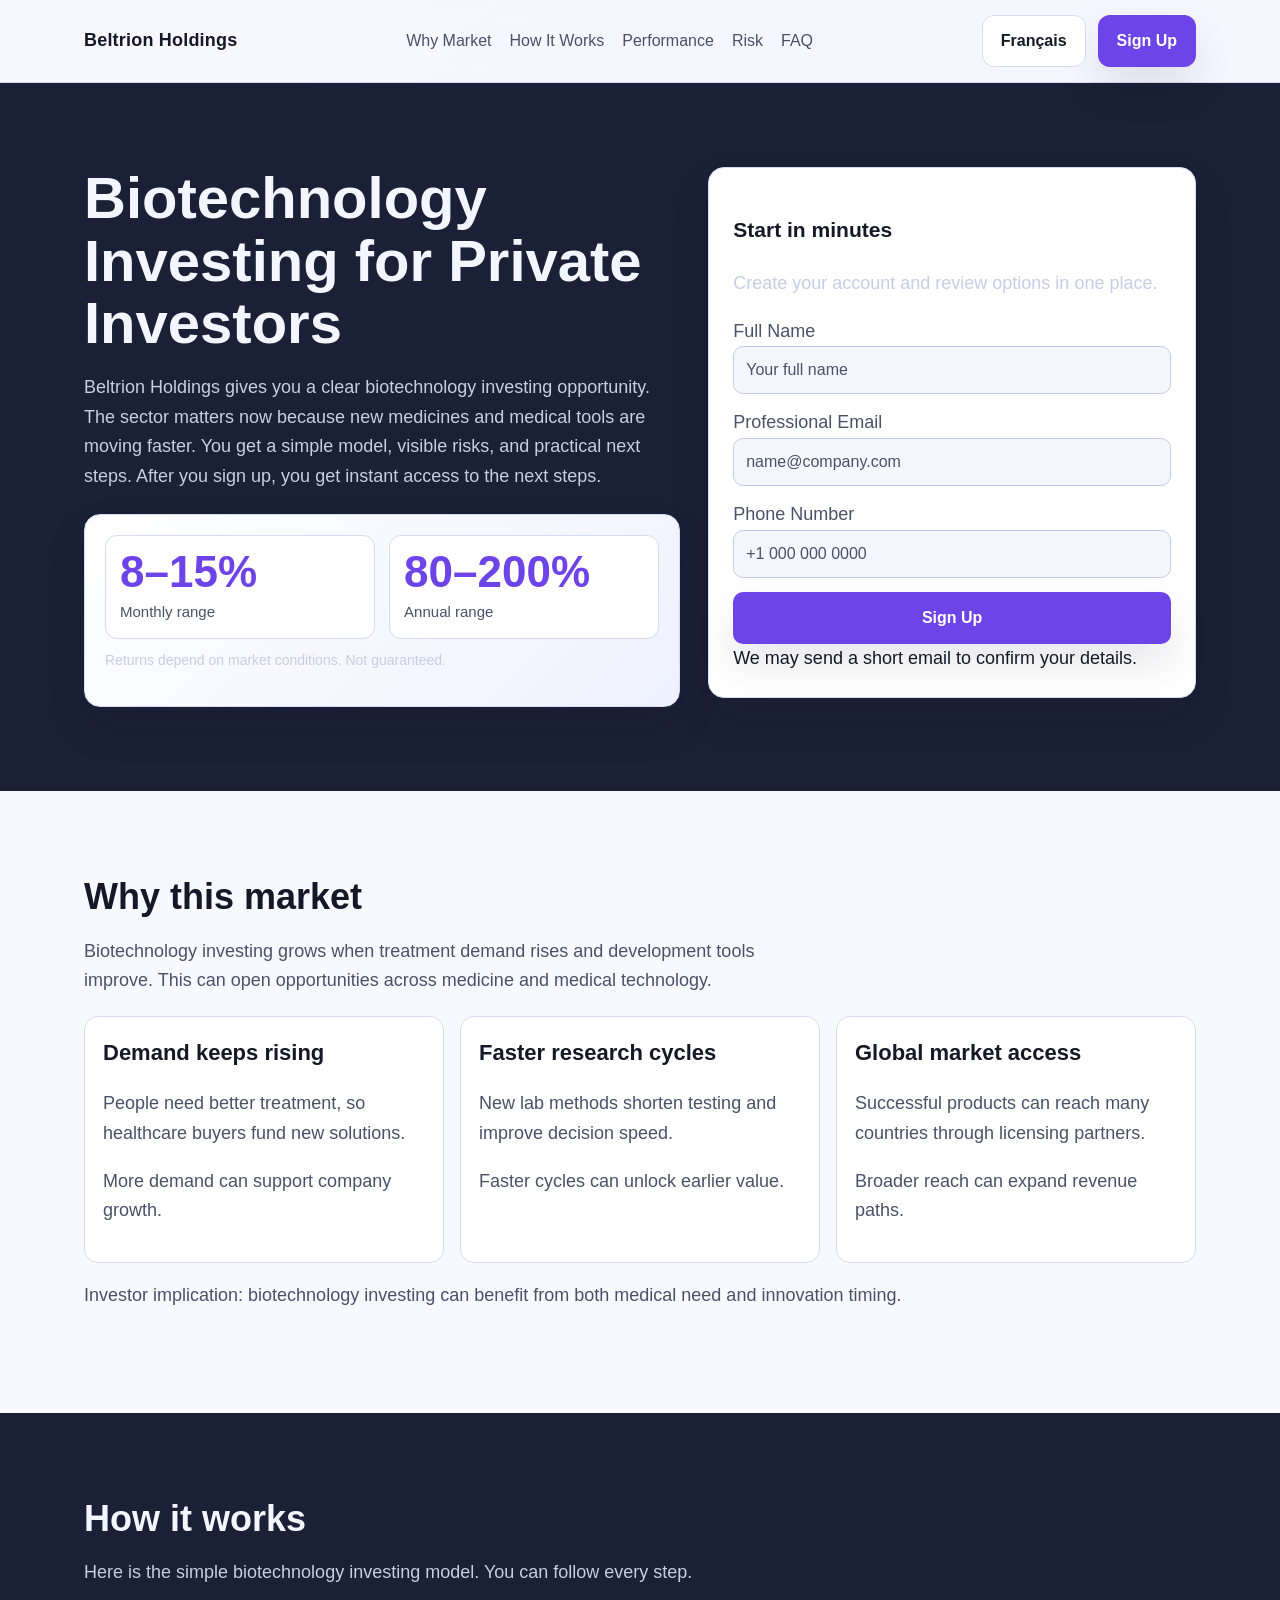
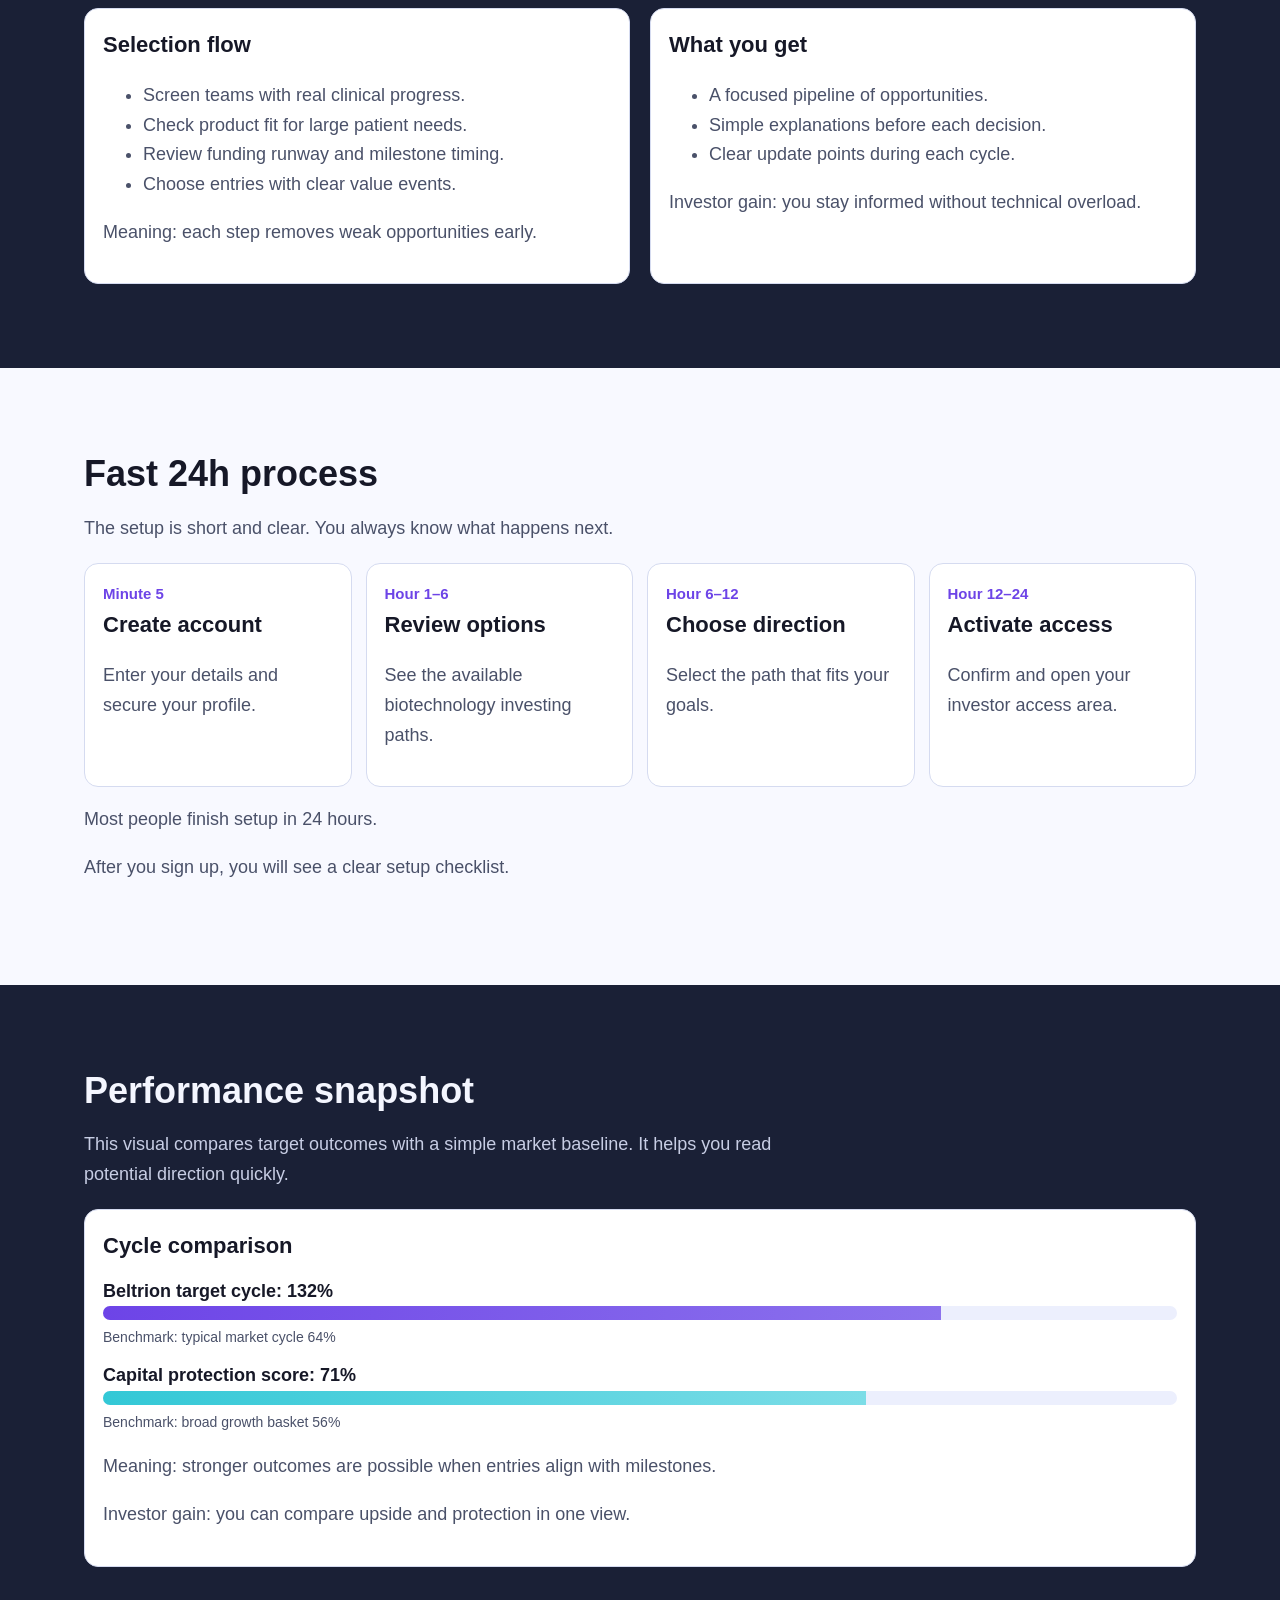
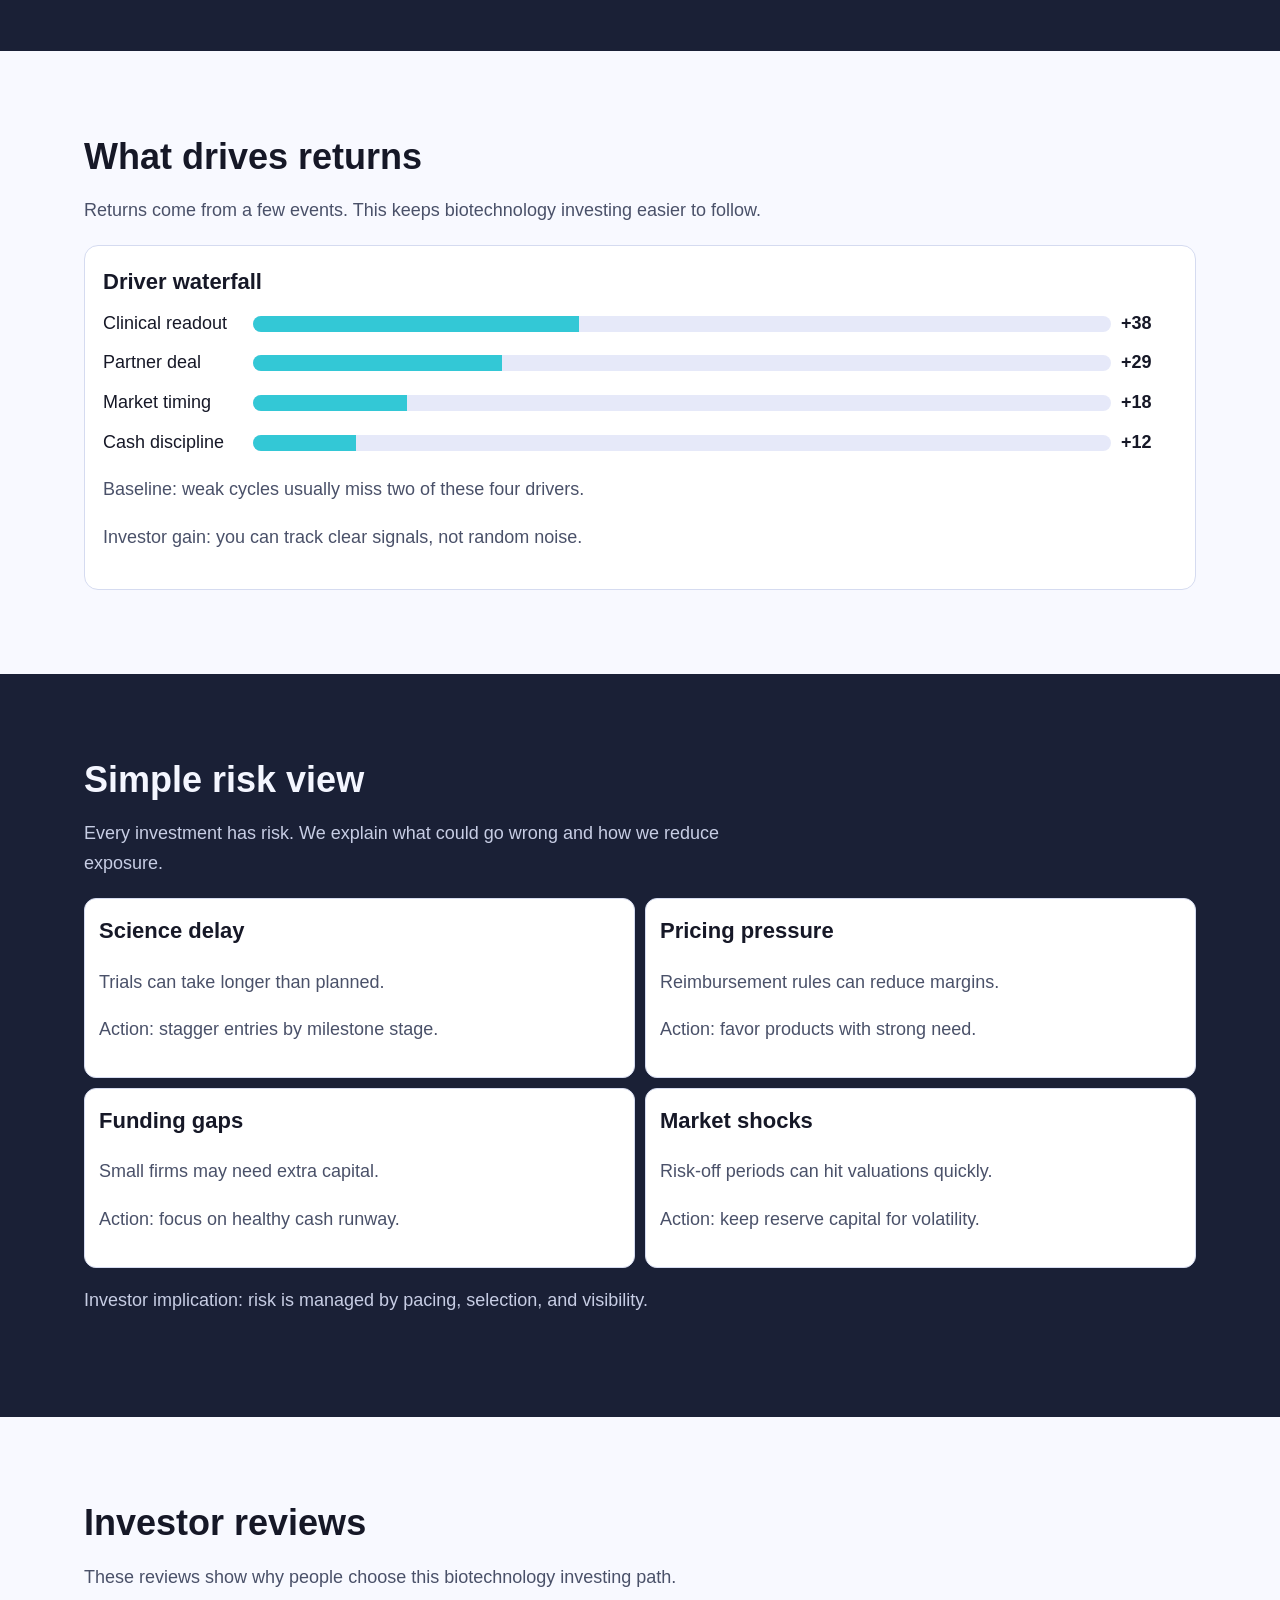
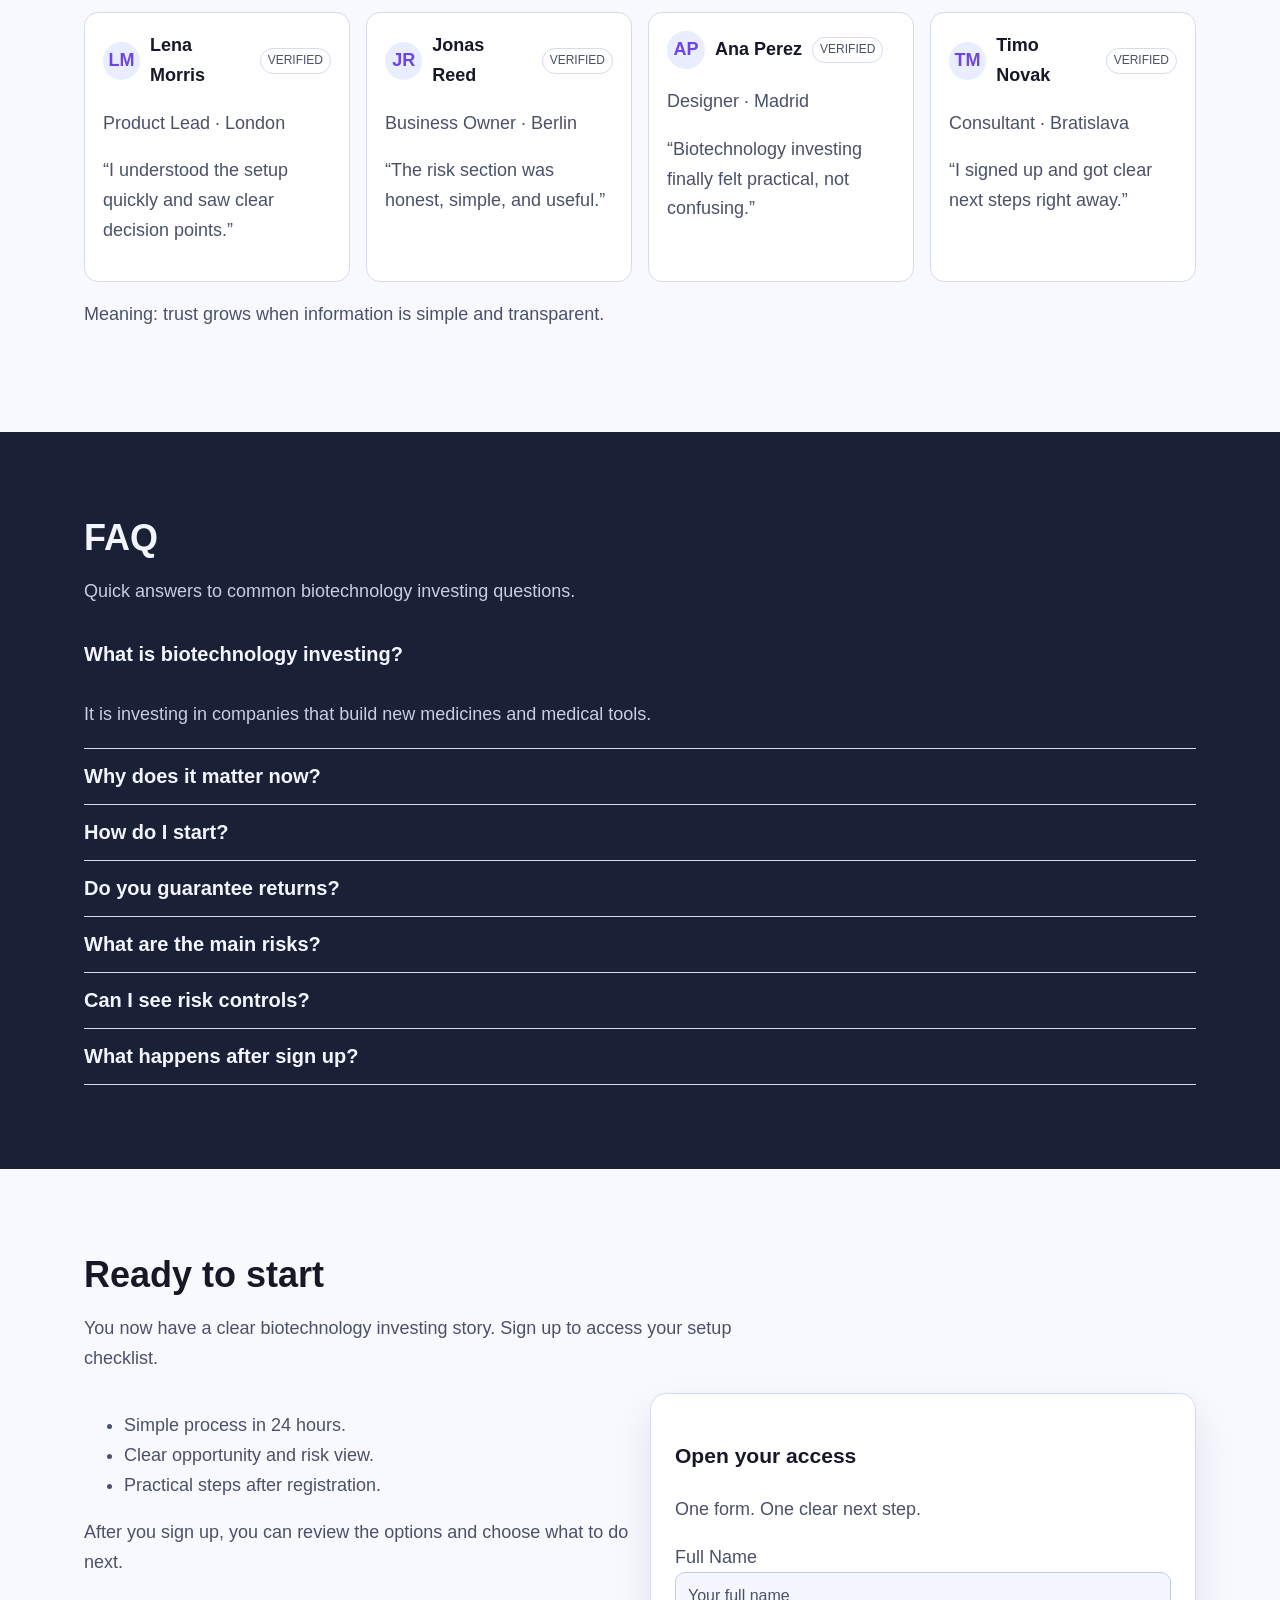
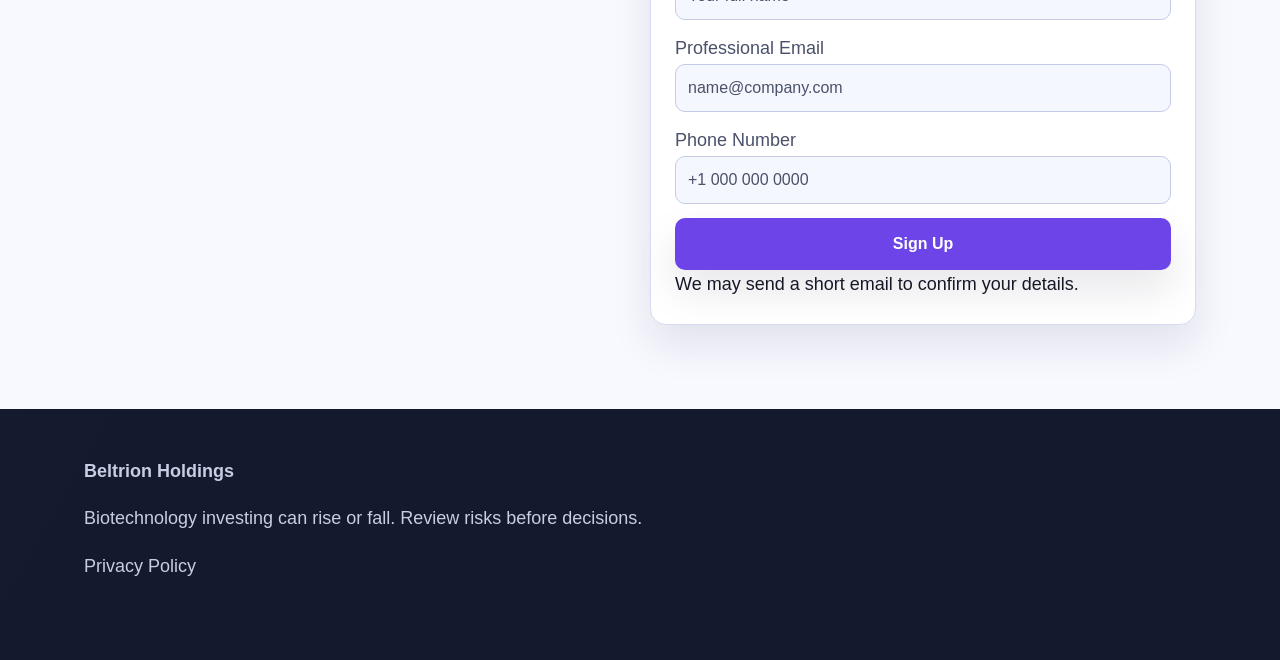
<file: fr/index.html>
<!-- DESIGN SEED: 4721 -->
<!doctype html>
<html lang="en">
<head>
  <meta charset="UTF-8" />
  <meta name="viewport" content="width=device-width, initial-scale=1.0" />
  <title>Beltrion Holdings | Biotechnology Investing for Private Investors (Français)</title>
  <meta name="description" content="Biotechnology investing for private investors. Learn the model, risks, and next steps in simple English." />
  <link rel="canonical" href="https://beltrionholdings.com/fr/index.html" />
  <link rel="alternate" hreflang="en" href="https://beltrionholdings.com/" />
<link rel="alternate" hreflang="de" href="https://beltrionholdings.com/de/index.html" />
<link rel="alternate" hreflang="fr" href="https://beltrionholdings.com/fr/index.html" />
<link rel="alternate" hreflang="es" href="https://beltrionholdings.com/es/index.html" />
<link rel="alternate" hreflang="it" href="https://beltrionholdings.com/it/index.html" />
<link rel="alternate" hreflang="tr" href="https://beltrionholdings.com/tr/index.html" />
<link rel="alternate" hreflang="pt" href="https://beltrionholdings.com/pt/index.html" />
<link rel="alternate" hreflang="ja" href="https://beltrionholdings.com/jp/index.html" />
<link rel="alternate" hreflang="sk" href="https://beltrionholdings.com/sk/index.html" />
<link rel="alternate" hreflang="nl-BE" href="https://beltrionholdings.com/be/index.html" />
<link rel="alternate" hreflang="x-default" href="https://beltrionholdings.com/" />
  <meta property="og:title" content="Beltrion Holdings | Biotechnology Investing" />
  <meta property="og:description" content="A clear biotechnology investing story for private investors." />
  <meta property="og:type" content="website" />
  <meta property="og:url" content="https://beltrionholdings.com/fr/index.html" />
  <meta name="twitter:card" content="summary_large_image" />
  <meta name="twitter:title" content="Beltrion Holdings | Biotechnology Investing" />
  <meta name="twitter:description" content="See how biotechnology investing works and what happens after sign up." />
  <link rel="stylesheet" href="../assets/style.css" />
  <script defer src="../assets/app.js"></script>
</head>
<body class="page-bg">
<header class="header">
  <div class="container nav-shell">
    <a class="brand" href="../index.html">Beltrion Holdings</a>
    <nav class="nav-links" aria-label="Main">
      <a href="#market">Why Market</a><a href="#model">How It Works</a><a href="#metrics">Performance</a><a href="#risk">Risk</a><a href="#faq">FAQ</a>
    </nav>
    <div class="header-actions">
      <div class="lang-wrap">
        <button class="lang-toggle" aria-label="Current language">Français</button>
        <div class="lang-menu" role="menu"><a href="../index.html"><svg class="flag" viewBox="0 0 18 12" aria-hidden="true"><rect width="18" height="12" fill="#d9d9d9"/></svg><span>English</span></a>
<a href="../de/index.html"><svg class="flag" viewBox="0 0 18 12" aria-hidden="true"><rect width="18" height="12" fill="#d9d9d9"/></svg><span>Deutsch</span></a>
<a href="../fr/index.html"><svg class="flag" viewBox="0 0 18 12" aria-hidden="true"><rect width="18" height="12" fill="#d9d9d9"/></svg><span>Français</span></a>
<a href="../es/index.html"><svg class="flag" viewBox="0 0 18 12" aria-hidden="true"><rect width="18" height="12" fill="#d9d9d9"/></svg><span>Español</span></a>
<a href="../it/index.html"><svg class="flag" viewBox="0 0 18 12" aria-hidden="true"><rect width="18" height="12" fill="#d9d9d9"/></svg><span>Italiano</span></a>
<a href="../tr/index.html"><svg class="flag" viewBox="0 0 18 12" aria-hidden="true"><rect width="18" height="12" fill="#d9d9d9"/></svg><span>Türkçe</span></a>
<a href="../pt/index.html"><svg class="flag" viewBox="0 0 18 12" aria-hidden="true"><rect width="18" height="12" fill="#d9d9d9"/></svg><span>Português</span></a>
<a href="../jp/index.html"><svg class="flag" viewBox="0 0 18 12" aria-hidden="true"><rect width="18" height="12" fill="#d9d9d9"/></svg><span>日本語</span></a>
<a href="../sk/index.html"><svg class="flag" viewBox="0 0 18 12" aria-hidden="true"><rect width="18" height="12" fill="#d9d9d9"/></svg><span>Slovak</span></a>
<a href="../be/index.html"><svg class="flag" viewBox="0 0 18 12" aria-hidden="true"><rect width="18" height="12" fill="#d9d9d9"/></svg><span>Nederlands (BE)</span></a></div>
      </div>
      <a class="btn btn-primary" href="#signup-final">Sign Up</a>
      <button class="burger" aria-label="Open menu">Menu</button>
    </div>
  </div>
</header>

<div class="drawer-backdrop"></div>
<aside class="drawer" aria-label="Mobile menu">
  <button class="icon-btn drawer-close" aria-label="Close menu">✕</button>
  <p><a href="#market">Why Market</a></p><p><a href="#model">How It Works</a></p><p><a href="#metrics">Performance</a></p><p><a href="#risk">Risk</a></p><p><a href="#faq">FAQ</a></p>
  <div class="lang-wrap">
    <button class="lang-toggle">Français</button>
    <div class="lang-menu"><a href="../index.html"><svg class="flag" viewBox="0 0 18 12" aria-hidden="true"><rect width="18" height="12" fill="#d9d9d9"/></svg><span>English</span></a>
<a href="../de/index.html"><svg class="flag" viewBox="0 0 18 12" aria-hidden="true"><rect width="18" height="12" fill="#d9d9d9"/></svg><span>Deutsch</span></a>
<a href="../fr/index.html"><svg class="flag" viewBox="0 0 18 12" aria-hidden="true"><rect width="18" height="12" fill="#d9d9d9"/></svg><span>Français</span></a>
<a href="../es/index.html"><svg class="flag" viewBox="0 0 18 12" aria-hidden="true"><rect width="18" height="12" fill="#d9d9d9"/></svg><span>Español</span></a>
<a href="../it/index.html"><svg class="flag" viewBox="0 0 18 12" aria-hidden="true"><rect width="18" height="12" fill="#d9d9d9"/></svg><span>Italiano</span></a>
<a href="../tr/index.html"><svg class="flag" viewBox="0 0 18 12" aria-hidden="true"><rect width="18" height="12" fill="#d9d9d9"/></svg><span>Türkçe</span></a>
<a href="../pt/index.html"><svg class="flag" viewBox="0 0 18 12" aria-hidden="true"><rect width="18" height="12" fill="#d9d9d9"/></svg><span>Português</span></a>
<a href="../jp/index.html"><svg class="flag" viewBox="0 0 18 12" aria-hidden="true"><rect width="18" height="12" fill="#d9d9d9"/></svg><span>日本語</span></a>
<a href="../sk/index.html"><svg class="flag" viewBox="0 0 18 12" aria-hidden="true"><rect width="18" height="12" fill="#d9d9d9"/></svg><span>Slovak</span></a>
<a href="../be/index.html"><svg class="flag" viewBox="0 0 18 12" aria-hidden="true"><rect width="18" height="12" fill="#d9d9d9"/></svg><span>Nederlands (BE)</span></a></div>
  </div>
  <p><a class="btn btn-primary" href="#signup-final">Sign Up</a></p>
</aside>

<main>
<section class="section dark">
  <div class="container hero-grid reveal">
    <div>
      <h1>Biotechnology Investing for Private Investors</h1>
      <p class="hero-intro">Beltrion Holdings gives you a clear biotechnology investing opportunity. The sector matters now because new medicines and medical tools are moving faster. You get a simple model, visible risks, and practical next steps. After you sign up, you get instant access to the next steps.</p>
      <div class="performance-panel">
        <div class="perf-grid">
          <div class="metric-box"><div class="metric-value">8–15%</div><div class="metric-label">Monthly range</div></div>
          <div class="metric-box"><div class="metric-value">80–200%</div><div class="metric-label">Annual range</div></div>
        </div>
        <p class="metric-note">Returns depend on market conditions. Not guaranteed.</p>
      </div>
    </div>
    <form class="form-card" id="signup-hero">
      <h3>Start in minutes</h3>
      <p class="form-sub">Create your account and review options in one place.</p>
      <div class="form-stack">
        <label>Full Name<input type="text" placeholder="Your full name" required /></label>
        <label>Professional Email<input type="email" placeholder="name@company.com" required /></label>
        <label>Phone Number<input type="tel" placeholder="+1 000 000 0000" required /></label>
        <button class="btn btn-primary" type="submit">Sign Up</button>
      </div>
      <small>We may send a short email to confirm your details.</small>
    </form>
  </div>
</section>

<section class="section light" id="market"><div class="container reveal"><div class="section-head"><h2>Why this market</h2><p>Biotechnology investing grows when treatment demand rises and development tools improve. This can open opportunities across medicine and medical technology.</p></div>
<div class="grid-3"><article class="card"><h3>Demand keeps rising</h3><p>People need better treatment, so healthcare buyers fund new solutions.</p><p class="muted">More demand can support company growth.</p></article><article class="card"><h3>Faster research cycles</h3><p>New lab methods shorten testing and improve decision speed.</p><p class="muted">Faster cycles can unlock earlier value.</p></article><article class="card"><h3>Global market access</h3><p>Successful products can reach many countries through licensing partners.</p><p class="muted">Broader reach can expand revenue paths.</p></article></div>
<p>Investor implication: biotechnology investing can benefit from both medical need and innovation timing.</p></div></section>

<section class="section dark" id="model"><div class="container reveal"><div class="section-head"><h2>How it works</h2><p>Here is the simple biotechnology investing model. You can follow every step.</p></div>
<div class="split"><div class="card"><h3>Selection flow</h3><ul><li>Screen teams with real clinical progress.</li><li>Check product fit for large patient needs.</li><li>Review funding runway and milestone timing.</li><li>Choose entries with clear value events.</li></ul><p class="muted">Meaning: each step removes weak opportunities early.</p></div>
<div class="card"><h3>What you get</h3><ul><li>A focused pipeline of opportunities.</li><li>Simple explanations before each decision.</li><li>Clear update points during each cycle.</li></ul><p class="muted">Investor gain: you stay informed without technical overload.</p></div></div></div></section>

<section class="section light" id="process"><div class="container reveal"><div class="section-head"><h2>Fast 24h process</h2><p>The setup is short and clear. You always know what happens next.</p></div>
<div class="steps"><div class="card"><div class="step-time">Minute 5</div><h3>Create account</h3><p>Enter your details and secure your profile.</p></div><div class="card"><div class="step-time">Hour 1–6</div><h3>Review options</h3><p>See the available biotechnology investing paths.</p></div><div class="card"><div class="step-time">Hour 6–12</div><h3>Choose direction</h3><p>Select the path that fits your goals.</p></div><div class="card"><div class="step-time">Hour 12–24</div><h3>Activate access</h3><p>Confirm and open your investor access area.</p></div></div>
<p>Most people finish setup in 24 hours.</p><p>After you sign up, you will see a clear setup checklist.</p></div></section>

<section class="section dark" id="metrics"><div class="container reveal"><div class="section-head"><h2>Performance snapshot</h2><p>This visual compares target outcomes with a simple market baseline. It helps you read potential direction quickly.</p></div>
<div class="card compare-bars"><h3>Cycle comparison</h3><div class="row"><strong>Beltrion target cycle: 132%</strong><div class="bar-track"><div class="bar-a" style="width:78%"></div></div><div class="baseline">Benchmark: typical market cycle 64%</div></div><div class="row"><strong>Capital protection score: 71%</strong><div class="bar-track"><div class="bar-b" style="width:71%"></div></div><div class="baseline">Benchmark: broad growth basket 56%</div></div><p>Meaning: stronger outcomes are possible when entries align with milestones.</p><p>Investor gain: you can compare upside and protection in one view.</p></div>
</div></section>

<section class="section light" id="insights"><div class="container reveal"><div class="section-head"><h2>What drives returns</h2><p>Returns come from a few events. This keeps biotechnology investing easier to follow.</p></div>
<div class="card"><h3>Driver waterfall</h3><div class="waterfall"><div class="wf-row"><span>Clinical readout</span><div class="wf-bar"><div class="wf-fill" style="width:38%"></div></div><strong>+38</strong></div><div class="wf-row"><span>Partner deal</span><div class="wf-bar"><div class="wf-fill" style="width:29%"></div></div><strong>+29</strong></div><div class="wf-row"><span>Market timing</span><div class="wf-bar"><div class="wf-fill" style="width:18%"></div></div><strong>+18</strong></div><div class="wf-row"><span>Cash discipline</span><div class="wf-bar"><div class="wf-fill" style="width:12%"></div></div><strong>+12</strong></div></div><p>Baseline: weak cycles usually miss two of these four drivers.</p><p>Investor gain: you can track clear signals, not random noise.</p></div></div></section>

<section class="section dark" id="risk"><div class="container reveal"><div class="section-head"><h2>Simple risk view</h2><p>Every investment has risk. We explain what could go wrong and how we reduce exposure.</p></div>
<div class="risk-matrix"><div class="risk-cell card"><h3>Science delay</h3><p>Trials can take longer than planned.</p><p class="muted">Action: stagger entries by milestone stage.</p></div><div class="risk-cell card"><h3>Pricing pressure</h3><p>Reimbursement rules can reduce margins.</p><p class="muted">Action: favor products with strong need.</p></div><div class="risk-cell card"><h3>Funding gaps</h3><p>Small firms may need extra capital.</p><p class="muted">Action: focus on healthy cash runway.</p></div><div class="risk-cell card"><h3>Market shocks</h3><p>Risk-off periods can hit valuations quickly.</p><p class="muted">Action: keep reserve capital for volatility.</p></div></div>
<p>Investor implication: risk is managed by pacing, selection, and visibility.</p></div></section>

<section class="section light" id="reviews"><div class="container reveal"><div class="section-head"><h2>Investor reviews</h2><p>These reviews show why people choose this biotechnology investing path.</p></div>
<div class="grid-4">
<article class="card"><div class="review-head"><span class="avatar">LM</span><strong>Lena Morris</strong><span class="verified">VERIFIED</span></div><p class="muted">Product Lead · London</p><p>“I understood the setup quickly and saw clear decision points.”</p></article>
<article class="card"><div class="review-head"><span class="avatar">JR</span><strong>Jonas Reed</strong><span class="verified">VERIFIED</span></div><p class="muted">Business Owner · Berlin</p><p>“The risk section was honest, simple, and useful.”</p></article>
<article class="card"><div class="review-head"><span class="avatar">AP</span><strong>Ana Perez</strong><span class="verified">VERIFIED</span></div><p class="muted">Designer · Madrid</p><p>“Biotechnology investing finally felt practical, not confusing.”</p></article>
<article class="card"><div class="review-head"><span class="avatar">TM</span><strong>Timo Novak</strong><span class="verified">VERIFIED</span></div><p class="muted">Consultant · Bratislava</p><p>“I signed up and got clear next steps right away.”</p></article>
</div>
<p>Meaning: trust grows when information is simple and transparent.</p></div></section>

<section class="section dark" id="faq"><div class="container reveal"><div class="section-head"><h2>FAQ</h2><p>Quick answers to common biotechnology investing questions.</p></div>
<div class="faq-item"><button class="faq-q">What is biotechnology investing?</button><div class="faq-a"><p>It is investing in companies that build new medicines and medical tools.</p></div></div>
<div class="faq-item"><button class="faq-q">Why does it matter now?</button><div class="faq-a"><p>Research tools are faster, and global treatment demand is still growing.</p></div></div>
<div class="faq-item"><button class="faq-q">How do I start?</button><div class="faq-a"><p>Sign up, review options, and choose your next step from the checklist.</p></div></div>
<div class="faq-item"><button class="faq-q">Do you guarantee returns?</button><div class="faq-a"><p>No. Returns depend on market conditions and company progress.</p></div></div>
<div class="faq-item"><button class="faq-q">What are the main risks?</button><div class="faq-a"><p>Delays, funding gaps, and market shocks can affect outcomes.</p></div></div>
<div class="faq-item"><button class="faq-q">Can I see risk controls?</button><div class="faq-a"><p>Yes. We show pacing, diversification, and milestone checkpoints.</p></div></div>
<div class="faq-item"><button class="faq-q">What happens after sign up?</button><div class="faq-a"><p>After you sign up, you can review the options and choose what to do next.</p></div></div>
</div></section>

<section class="section light" id="signup-final"><div class="container reveal"><div class="section-head"><h2>Ready to start</h2><p>You now have a clear biotechnology investing story. Sign up to access your setup checklist.</p></div>
<div class="split"><div><ul><li>Simple process in 24 hours.</li><li>Clear opportunity and risk view.</li><li>Practical steps after registration.</li></ul><p>After you sign up, you can review the options and choose what to do next.</p></div>
<form class="form-card"><h3>Open your access</h3><p class="form-sub">One form. One clear next step.</p><div class="form-stack"><label>Full Name<input type="text" placeholder="Your full name" required /></label><label>Professional Email<input type="email" placeholder="name@company.com" required /></label><label>Phone Number<input type="tel" placeholder="+1 000 000 0000" required /></label><button class="btn btn-primary" type="submit">Sign Up</button></div><small>We may send a short email to confirm your details.</small></form></div></div></section>
</main>

<footer class="footer"><div class="container"><p><strong>Beltrion Holdings</strong></p><p>Biotechnology investing can rise or fall. Review risks before decisions.</p><p><a href="#" data-open-privacy>Privacy Policy</a></p></div></footer>

<div class="modal" id="privacy-modal" aria-modal="true" role="dialog" aria-label="Privacy Policy">
  <div class="modal-card">
    <div class="modal-head"><strong>Privacy Policy</strong><button class="icon-btn" data-close-privacy aria-label="Close policy">✕</button></div>
    <div class="modal-body">
      <h3>Introduction</h3><p>We explain what data we collect and how we use it.</p>
      <h3>Data collection</h3><p>We collect name, email, phone, device data, and form activity.</p>
      <h3>Legal basis</h3><p>We process data for service delivery, security, and legal obligations.</p>
      <h3>Cookies</h3><p>Cookies support session stability, analytics, and preference memory.</p>
      <h3>Retention</h3><p>We keep data only as long as needed for operations or law.</p>
      <h3>Third-party sharing</h3><p>We may share limited data with trusted providers that host core services.</p>
      <h3>Security</h3><p>We use access controls, encryption in transit, and monitoring.</p>
      <h3>User rights</h3><p>You can request access, correction, export, or deletion where permitted.</p>
      <h3>International transfers</h3><p>Some providers process data across borders with safeguards.</p>
      <h3>Industry risk disclosure</h3><p>Digital systems may face outages, delays, or unauthorized attempts.</p>
      <h3>Contact</h3><p>Email: privacy@beltrionholdings.com</p>
    </div>
    <div class="modal-foot"><button class="btn" data-close-privacy>Close</button><span></span></div>
  </div>
</div>

<script type="application/ld+json">{"@context":"https://schema.org","@type":"Organization","name":"Beltrion Holdings","url":"https://beltrionholdings.com"}</script>
<script type="application/ld+json">{"@context":"https://schema.org","@type":"WebSite","name":"Beltrion Holdings","url":"https://beltrionholdings.com"}</script>
<script type="application/ld+json">{"@context":"https://schema.org","@type":"Review","author":{"@type":"Person","name":"Lena Morris"},"reviewRating":{"@type":"Rating","ratingValue":"5"},"reviewBody":"I understood the setup quickly and saw clear decision points."}</script>
<script type="application/ld+json">{"@context":"https://schema.org","@type":"FAQPage","mainEntity":[{"@type":"Question","name":"What is biotechnology investing?","acceptedAnswer":{"@type":"Answer","text":"It is investing in companies that build new medicines and medical tools."}},{"@type":"Question","name":"How do I start?","acceptedAnswer":{"@type":"Answer","text":"Sign up, review options, and choose your next step."}}]}</script>
</body></html>
</file>
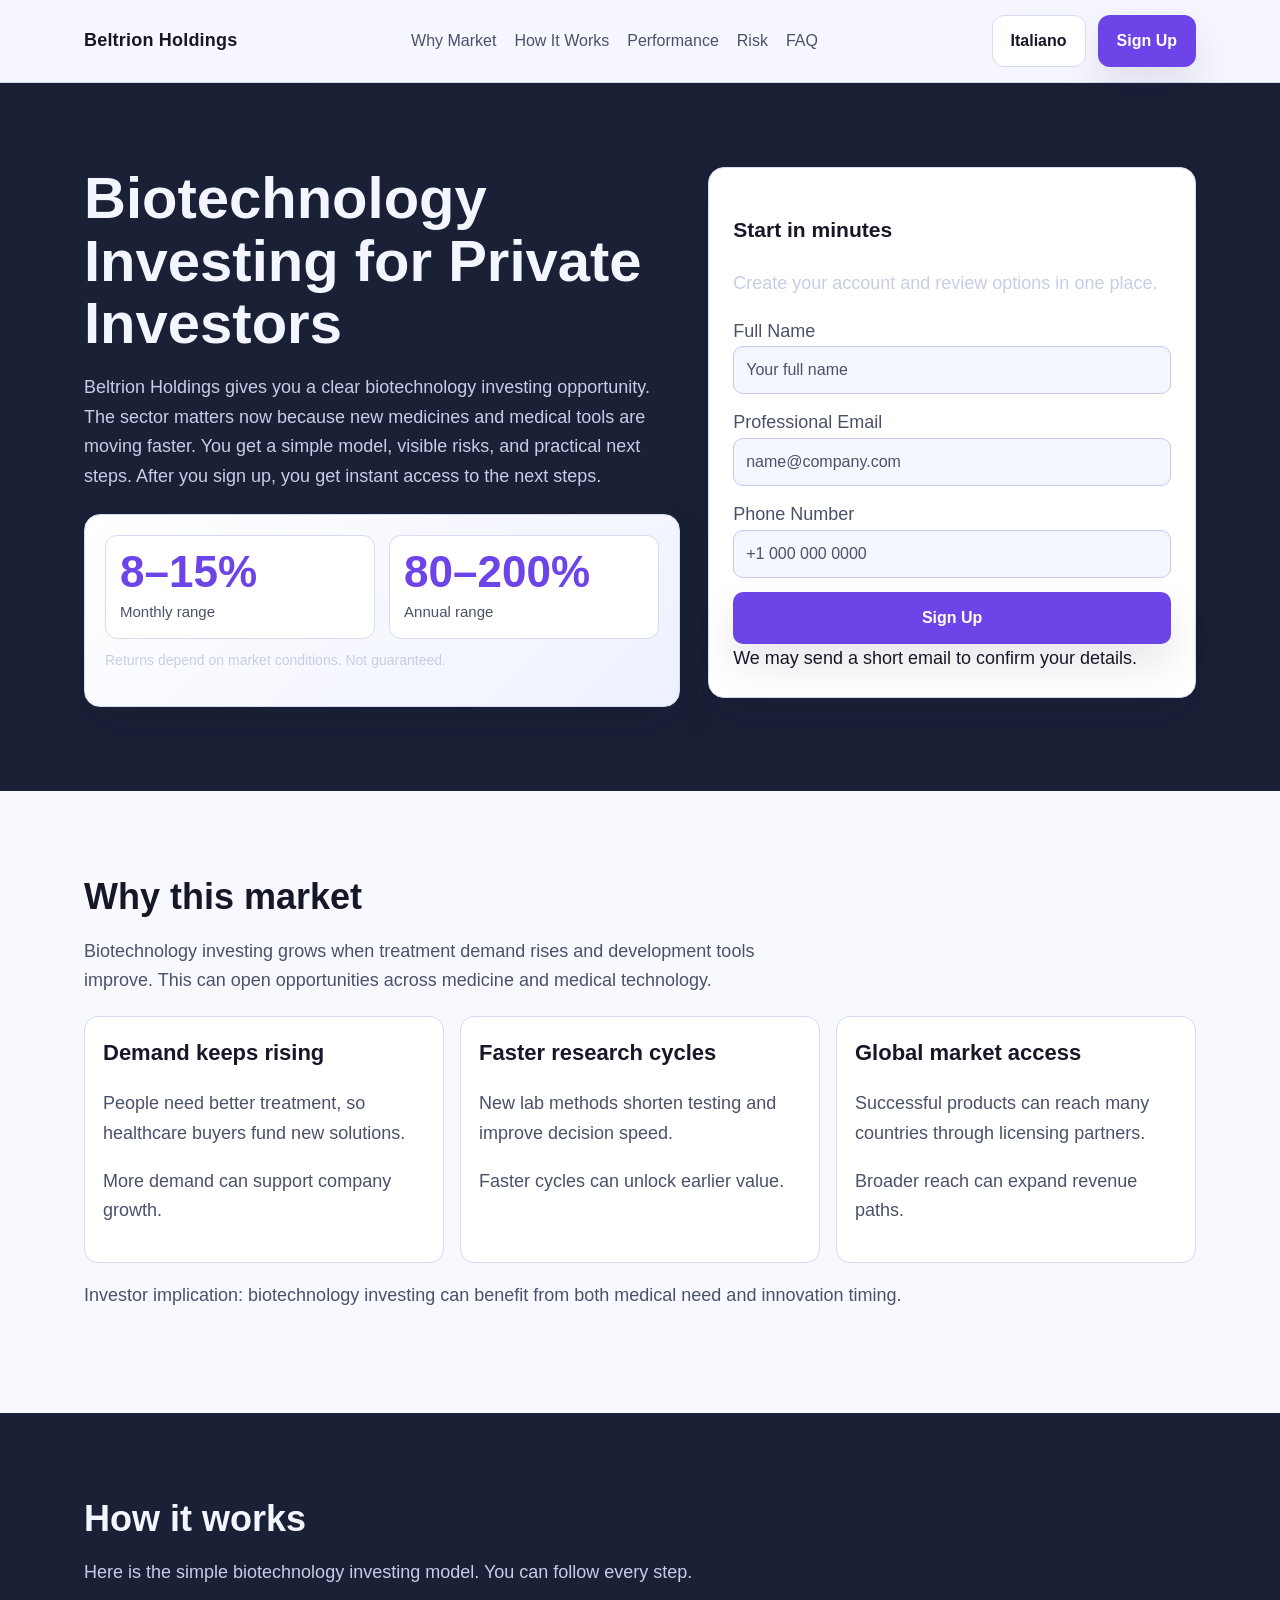
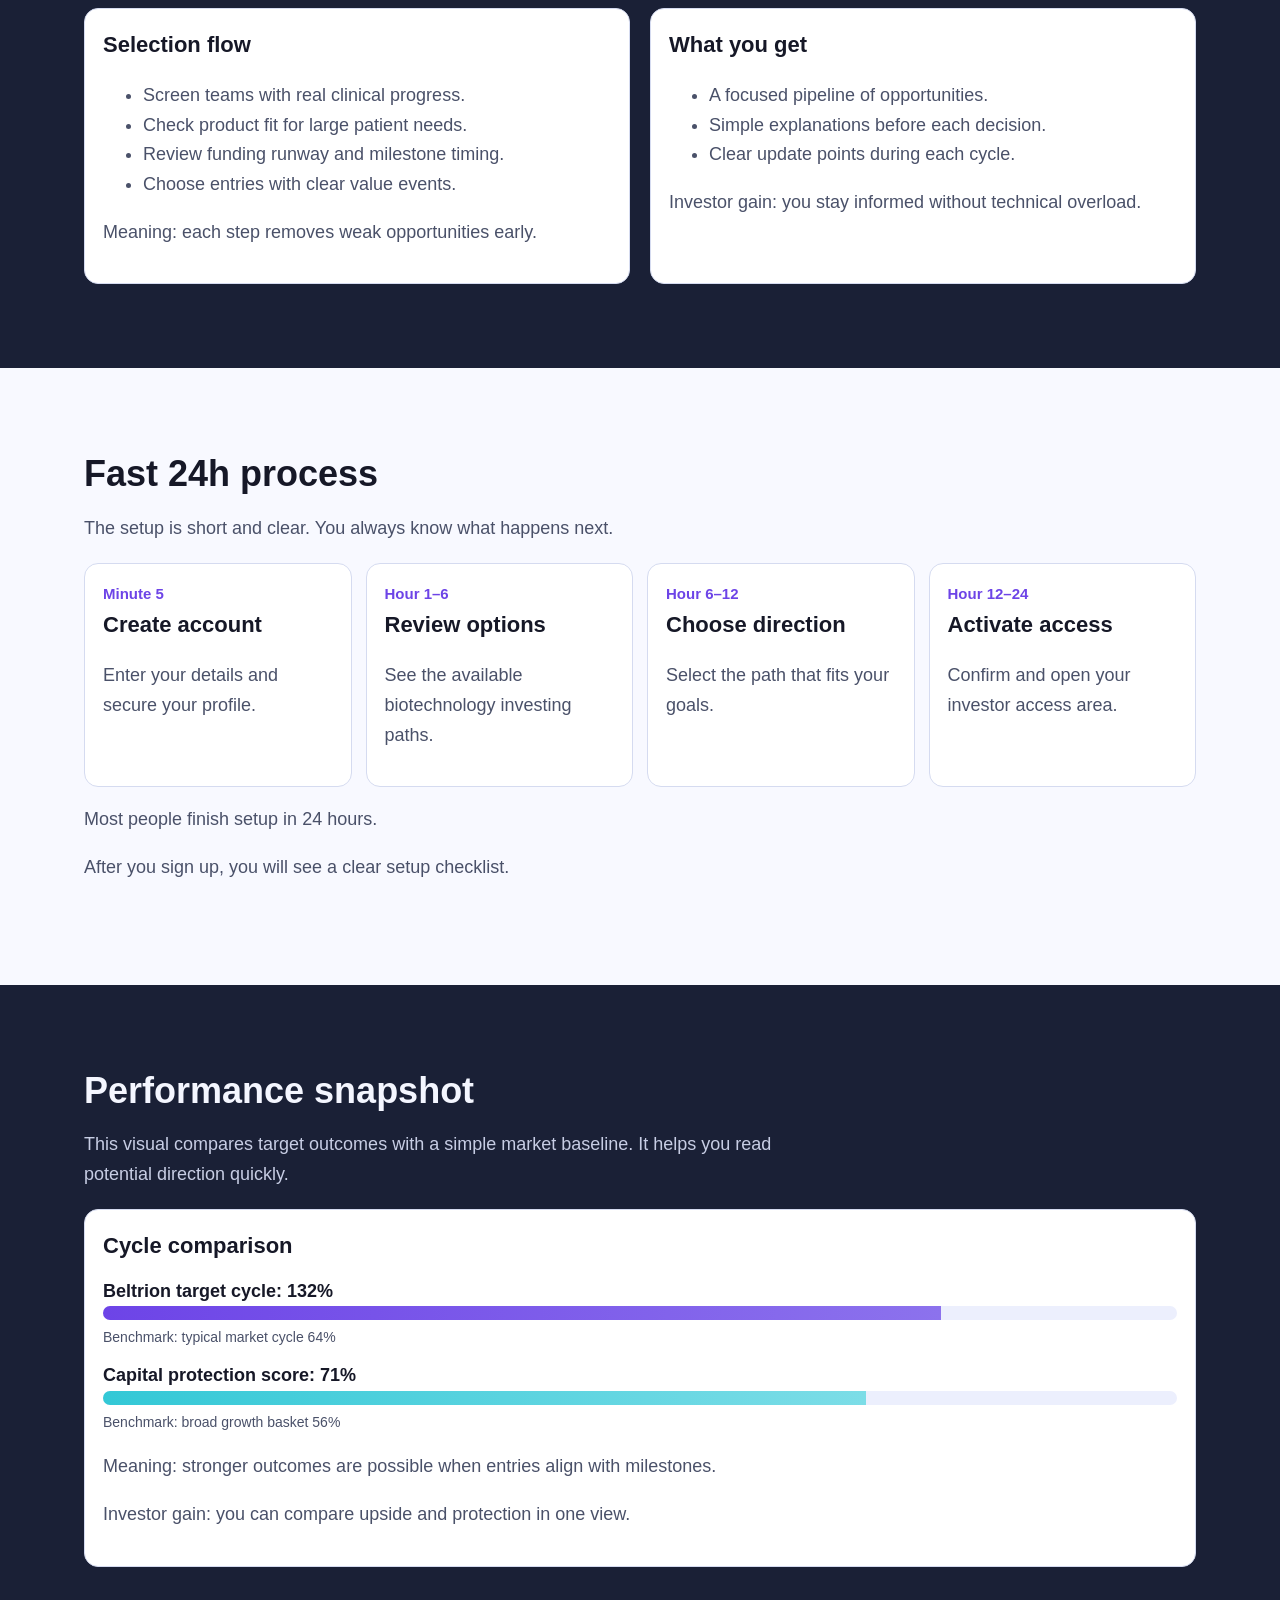
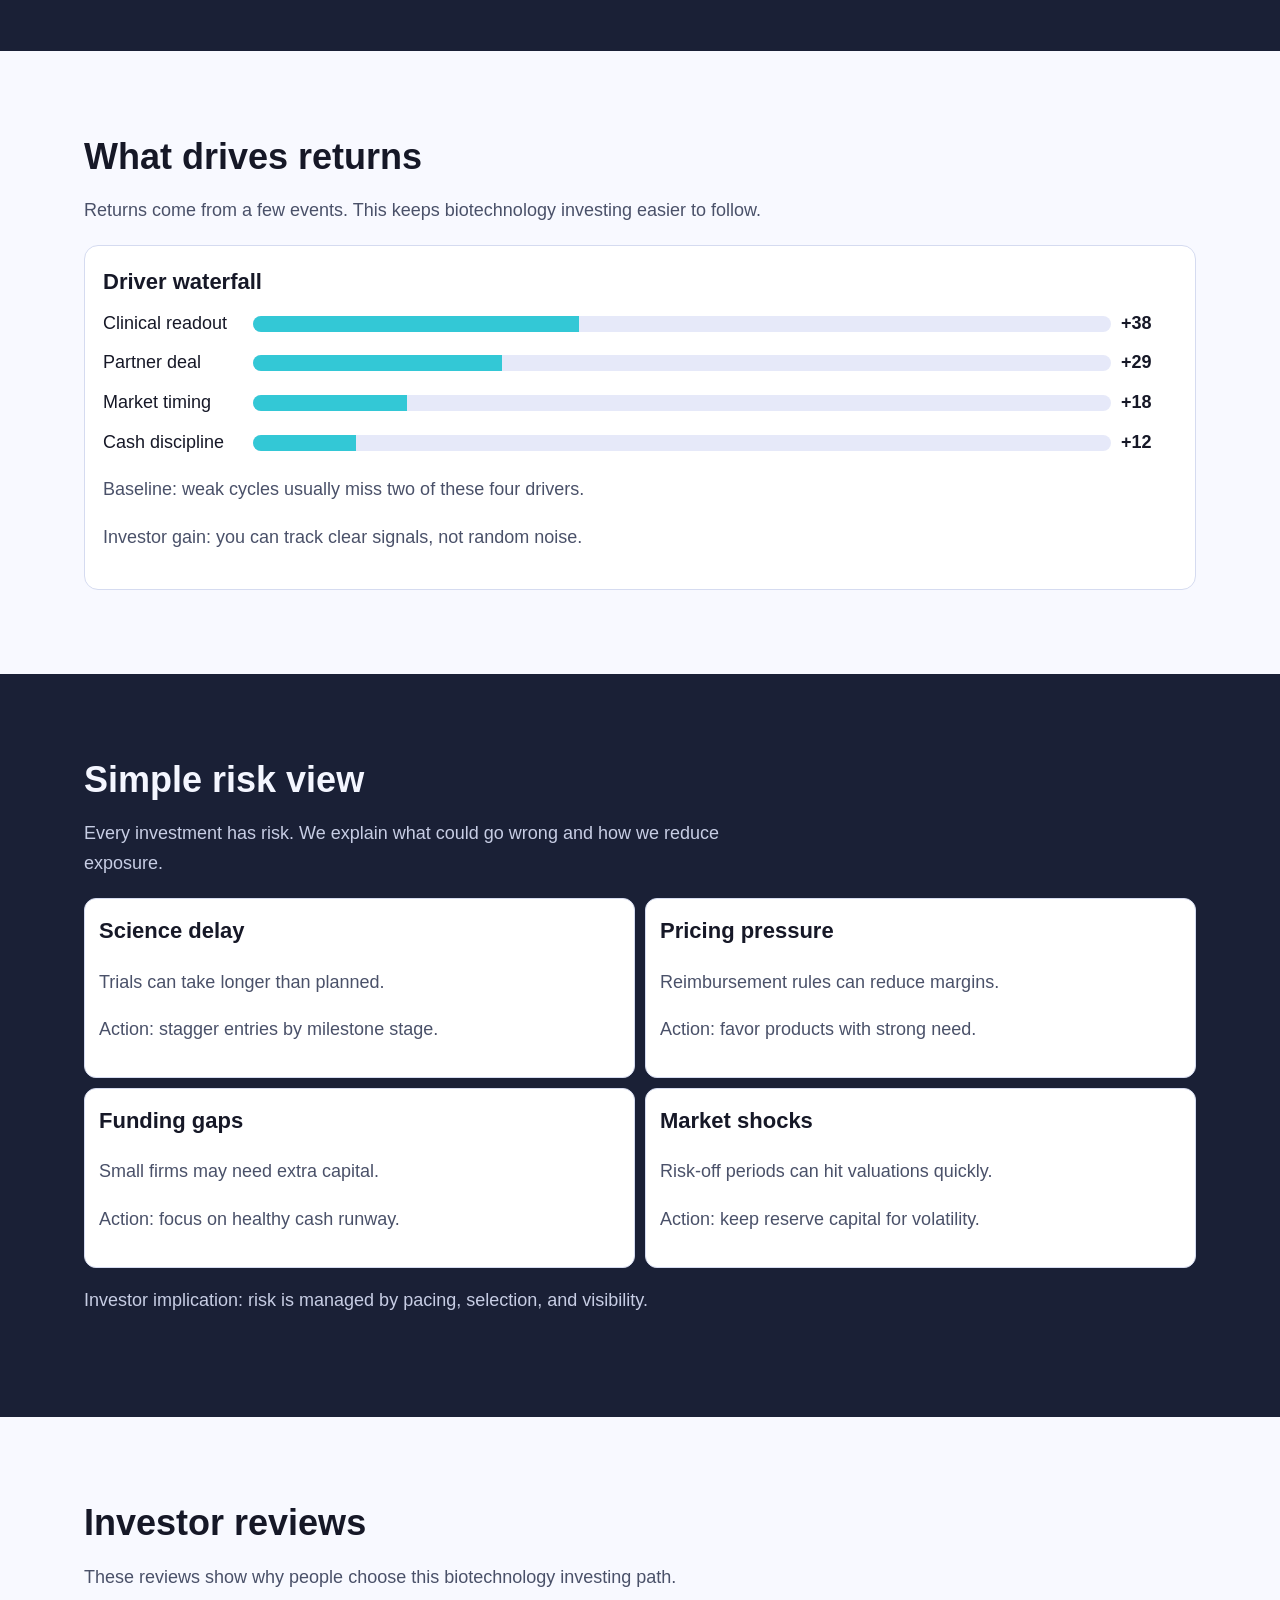
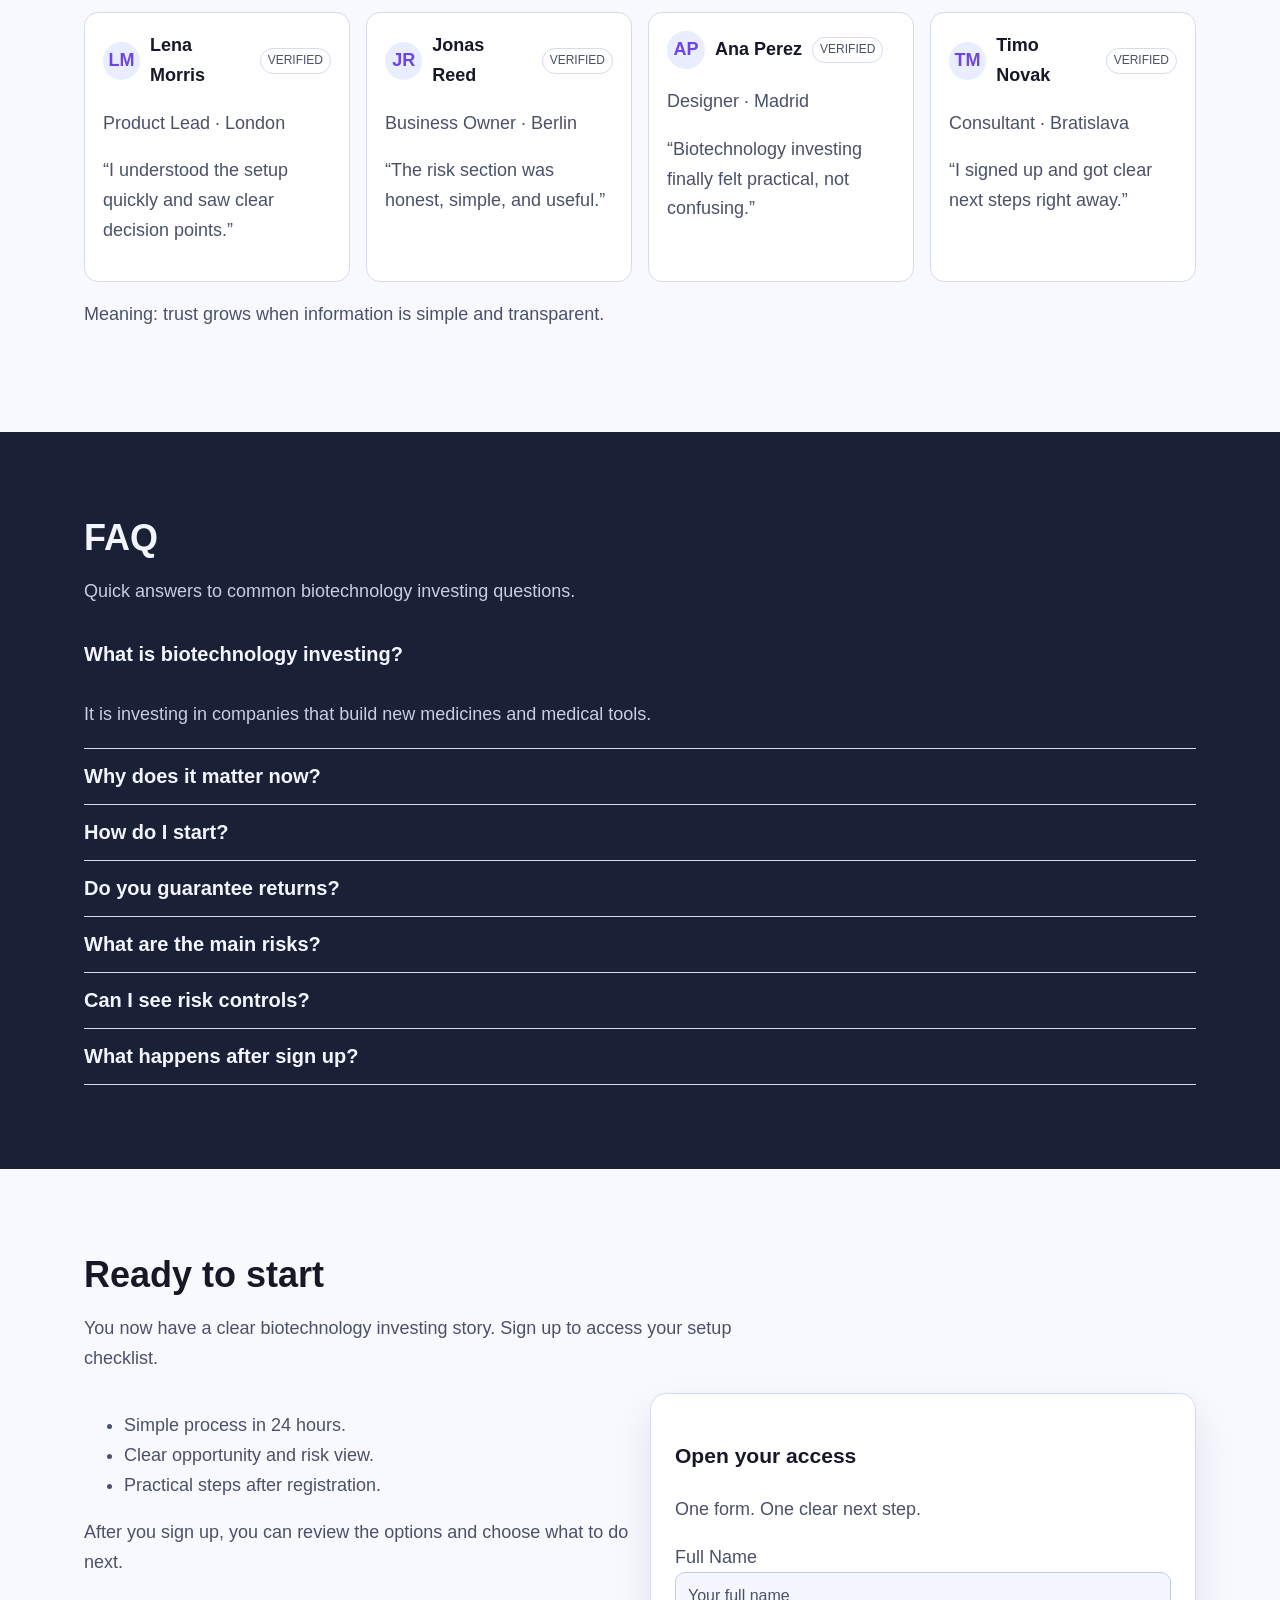
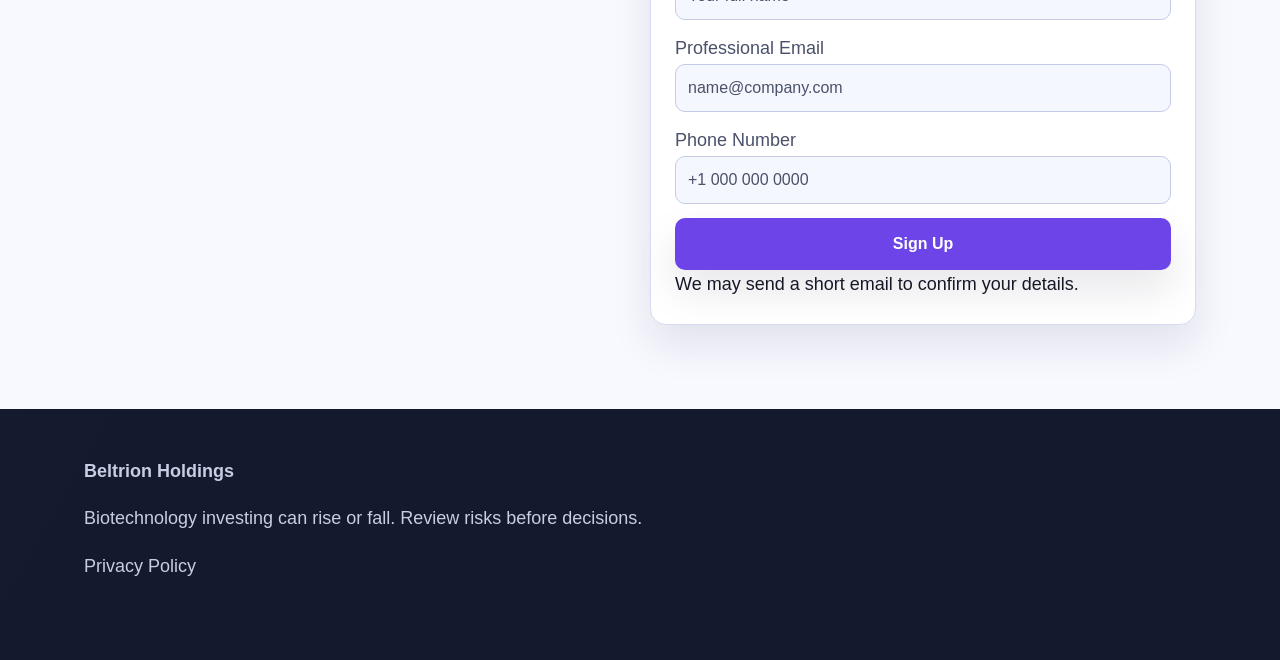
<file: it/index.html>
<!-- DESIGN SEED: 4721 -->
<!doctype html>
<html lang="en">
<head>
  <meta charset="UTF-8" />
  <meta name="viewport" content="width=device-width, initial-scale=1.0" />
  <title>Beltrion Holdings | Biotechnology Investing for Private Investors (Italiano)</title>
  <meta name="description" content="Biotechnology investing for private investors. Learn the model, risks, and next steps in simple English." />
  <link rel="canonical" href="https://beltrionholdings.com/it/index.html" />
  <link rel="alternate" hreflang="en" href="https://beltrionholdings.com/" />
<link rel="alternate" hreflang="de" href="https://beltrionholdings.com/de/index.html" />
<link rel="alternate" hreflang="fr" href="https://beltrionholdings.com/fr/index.html" />
<link rel="alternate" hreflang="es" href="https://beltrionholdings.com/es/index.html" />
<link rel="alternate" hreflang="it" href="https://beltrionholdings.com/it/index.html" />
<link rel="alternate" hreflang="tr" href="https://beltrionholdings.com/tr/index.html" />
<link rel="alternate" hreflang="pt" href="https://beltrionholdings.com/pt/index.html" />
<link rel="alternate" hreflang="ja" href="https://beltrionholdings.com/jp/index.html" />
<link rel="alternate" hreflang="sk" href="https://beltrionholdings.com/sk/index.html" />
<link rel="alternate" hreflang="nl-BE" href="https://beltrionholdings.com/be/index.html" />
<link rel="alternate" hreflang="x-default" href="https://beltrionholdings.com/" />
  <meta property="og:title" content="Beltrion Holdings | Biotechnology Investing" />
  <meta property="og:description" content="A clear biotechnology investing story for private investors." />
  <meta property="og:type" content="website" />
  <meta property="og:url" content="https://beltrionholdings.com/it/index.html" />
  <meta name="twitter:card" content="summary_large_image" />
  <meta name="twitter:title" content="Beltrion Holdings | Biotechnology Investing" />
  <meta name="twitter:description" content="See how biotechnology investing works and what happens after sign up." />
  <link rel="stylesheet" href="../assets/style.css" />
  <script defer src="../assets/app.js"></script>
</head>
<body class="page-bg">
<header class="header">
  <div class="container nav-shell">
    <a class="brand" href="../index.html">Beltrion Holdings</a>
    <nav class="nav-links" aria-label="Main">
      <a href="#market">Why Market</a><a href="#model">How It Works</a><a href="#metrics">Performance</a><a href="#risk">Risk</a><a href="#faq">FAQ</a>
    </nav>
    <div class="header-actions">
      <div class="lang-wrap">
        <button class="lang-toggle" aria-label="Current language">Italiano</button>
        <div class="lang-menu" role="menu"><a href="../index.html"><svg class="flag" viewBox="0 0 18 12" aria-hidden="true"><rect width="18" height="12" fill="#d9d9d9"/></svg><span>English</span></a>
<a href="../de/index.html"><svg class="flag" viewBox="0 0 18 12" aria-hidden="true"><rect width="18" height="12" fill="#d9d9d9"/></svg><span>Deutsch</span></a>
<a href="../fr/index.html"><svg class="flag" viewBox="0 0 18 12" aria-hidden="true"><rect width="18" height="12" fill="#d9d9d9"/></svg><span>Français</span></a>
<a href="../es/index.html"><svg class="flag" viewBox="0 0 18 12" aria-hidden="true"><rect width="18" height="12" fill="#d9d9d9"/></svg><span>Español</span></a>
<a href="../it/index.html"><svg class="flag" viewBox="0 0 18 12" aria-hidden="true"><rect width="18" height="12" fill="#d9d9d9"/></svg><span>Italiano</span></a>
<a href="../tr/index.html"><svg class="flag" viewBox="0 0 18 12" aria-hidden="true"><rect width="18" height="12" fill="#d9d9d9"/></svg><span>Türkçe</span></a>
<a href="../pt/index.html"><svg class="flag" viewBox="0 0 18 12" aria-hidden="true"><rect width="18" height="12" fill="#d9d9d9"/></svg><span>Português</span></a>
<a href="../jp/index.html"><svg class="flag" viewBox="0 0 18 12" aria-hidden="true"><rect width="18" height="12" fill="#d9d9d9"/></svg><span>日本語</span></a>
<a href="../sk/index.html"><svg class="flag" viewBox="0 0 18 12" aria-hidden="true"><rect width="18" height="12" fill="#d9d9d9"/></svg><span>Slovak</span></a>
<a href="../be/index.html"><svg class="flag" viewBox="0 0 18 12" aria-hidden="true"><rect width="18" height="12" fill="#d9d9d9"/></svg><span>Nederlands (BE)</span></a></div>
      </div>
      <a class="btn btn-primary" href="#signup-final">Sign Up</a>
      <button class="burger" aria-label="Open menu">Menu</button>
    </div>
  </div>
</header>

<div class="drawer-backdrop"></div>
<aside class="drawer" aria-label="Mobile menu">
  <button class="icon-btn drawer-close" aria-label="Close menu">✕</button>
  <p><a href="#market">Why Market</a></p><p><a href="#model">How It Works</a></p><p><a href="#metrics">Performance</a></p><p><a href="#risk">Risk</a></p><p><a href="#faq">FAQ</a></p>
  <div class="lang-wrap">
    <button class="lang-toggle">Italiano</button>
    <div class="lang-menu"><a href="../index.html"><svg class="flag" viewBox="0 0 18 12" aria-hidden="true"><rect width="18" height="12" fill="#d9d9d9"/></svg><span>English</span></a>
<a href="../de/index.html"><svg class="flag" viewBox="0 0 18 12" aria-hidden="true"><rect width="18" height="12" fill="#d9d9d9"/></svg><span>Deutsch</span></a>
<a href="../fr/index.html"><svg class="flag" viewBox="0 0 18 12" aria-hidden="true"><rect width="18" height="12" fill="#d9d9d9"/></svg><span>Français</span></a>
<a href="../es/index.html"><svg class="flag" viewBox="0 0 18 12" aria-hidden="true"><rect width="18" height="12" fill="#d9d9d9"/></svg><span>Español</span></a>
<a href="../it/index.html"><svg class="flag" viewBox="0 0 18 12" aria-hidden="true"><rect width="18" height="12" fill="#d9d9d9"/></svg><span>Italiano</span></a>
<a href="../tr/index.html"><svg class="flag" viewBox="0 0 18 12" aria-hidden="true"><rect width="18" height="12" fill="#d9d9d9"/></svg><span>Türkçe</span></a>
<a href="../pt/index.html"><svg class="flag" viewBox="0 0 18 12" aria-hidden="true"><rect width="18" height="12" fill="#d9d9d9"/></svg><span>Português</span></a>
<a href="../jp/index.html"><svg class="flag" viewBox="0 0 18 12" aria-hidden="true"><rect width="18" height="12" fill="#d9d9d9"/></svg><span>日本語</span></a>
<a href="../sk/index.html"><svg class="flag" viewBox="0 0 18 12" aria-hidden="true"><rect width="18" height="12" fill="#d9d9d9"/></svg><span>Slovak</span></a>
<a href="../be/index.html"><svg class="flag" viewBox="0 0 18 12" aria-hidden="true"><rect width="18" height="12" fill="#d9d9d9"/></svg><span>Nederlands (BE)</span></a></div>
  </div>
  <p><a class="btn btn-primary" href="#signup-final">Sign Up</a></p>
</aside>

<main>
<section class="section dark">
  <div class="container hero-grid reveal">
    <div>
      <h1>Biotechnology Investing for Private Investors</h1>
      <p class="hero-intro">Beltrion Holdings gives you a clear biotechnology investing opportunity. The sector matters now because new medicines and medical tools are moving faster. You get a simple model, visible risks, and practical next steps. After you sign up, you get instant access to the next steps.</p>
      <div class="performance-panel">
        <div class="perf-grid">
          <div class="metric-box"><div class="metric-value">8–15%</div><div class="metric-label">Monthly range</div></div>
          <div class="metric-box"><div class="metric-value">80–200%</div><div class="metric-label">Annual range</div></div>
        </div>
        <p class="metric-note">Returns depend on market conditions. Not guaranteed.</p>
      </div>
    </div>
    <form class="form-card" id="signup-hero">
      <h3>Start in minutes</h3>
      <p class="form-sub">Create your account and review options in one place.</p>
      <div class="form-stack">
        <label>Full Name<input type="text" placeholder="Your full name" required /></label>
        <label>Professional Email<input type="email" placeholder="name@company.com" required /></label>
        <label>Phone Number<input type="tel" placeholder="+1 000 000 0000" required /></label>
        <button class="btn btn-primary" type="submit">Sign Up</button>
      </div>
      <small>We may send a short email to confirm your details.</small>
    </form>
  </div>
</section>

<section class="section light" id="market"><div class="container reveal"><div class="section-head"><h2>Why this market</h2><p>Biotechnology investing grows when treatment demand rises and development tools improve. This can open opportunities across medicine and medical technology.</p></div>
<div class="grid-3"><article class="card"><h3>Demand keeps rising</h3><p>People need better treatment, so healthcare buyers fund new solutions.</p><p class="muted">More demand can support company growth.</p></article><article class="card"><h3>Faster research cycles</h3><p>New lab methods shorten testing and improve decision speed.</p><p class="muted">Faster cycles can unlock earlier value.</p></article><article class="card"><h3>Global market access</h3><p>Successful products can reach many countries through licensing partners.</p><p class="muted">Broader reach can expand revenue paths.</p></article></div>
<p>Investor implication: biotechnology investing can benefit from both medical need and innovation timing.</p></div></section>

<section class="section dark" id="model"><div class="container reveal"><div class="section-head"><h2>How it works</h2><p>Here is the simple biotechnology investing model. You can follow every step.</p></div>
<div class="split"><div class="card"><h3>Selection flow</h3><ul><li>Screen teams with real clinical progress.</li><li>Check product fit for large patient needs.</li><li>Review funding runway and milestone timing.</li><li>Choose entries with clear value events.</li></ul><p class="muted">Meaning: each step removes weak opportunities early.</p></div>
<div class="card"><h3>What you get</h3><ul><li>A focused pipeline of opportunities.</li><li>Simple explanations before each decision.</li><li>Clear update points during each cycle.</li></ul><p class="muted">Investor gain: you stay informed without technical overload.</p></div></div></div></section>

<section class="section light" id="process"><div class="container reveal"><div class="section-head"><h2>Fast 24h process</h2><p>The setup is short and clear. You always know what happens next.</p></div>
<div class="steps"><div class="card"><div class="step-time">Minute 5</div><h3>Create account</h3><p>Enter your details and secure your profile.</p></div><div class="card"><div class="step-time">Hour 1–6</div><h3>Review options</h3><p>See the available biotechnology investing paths.</p></div><div class="card"><div class="step-time">Hour 6–12</div><h3>Choose direction</h3><p>Select the path that fits your goals.</p></div><div class="card"><div class="step-time">Hour 12–24</div><h3>Activate access</h3><p>Confirm and open your investor access area.</p></div></div>
<p>Most people finish setup in 24 hours.</p><p>After you sign up, you will see a clear setup checklist.</p></div></section>

<section class="section dark" id="metrics"><div class="container reveal"><div class="section-head"><h2>Performance snapshot</h2><p>This visual compares target outcomes with a simple market baseline. It helps you read potential direction quickly.</p></div>
<div class="card compare-bars"><h3>Cycle comparison</h3><div class="row"><strong>Beltrion target cycle: 132%</strong><div class="bar-track"><div class="bar-a" style="width:78%"></div></div><div class="baseline">Benchmark: typical market cycle 64%</div></div><div class="row"><strong>Capital protection score: 71%</strong><div class="bar-track"><div class="bar-b" style="width:71%"></div></div><div class="baseline">Benchmark: broad growth basket 56%</div></div><p>Meaning: stronger outcomes are possible when entries align with milestones.</p><p>Investor gain: you can compare upside and protection in one view.</p></div>
</div></section>

<section class="section light" id="insights"><div class="container reveal"><div class="section-head"><h2>What drives returns</h2><p>Returns come from a few events. This keeps biotechnology investing easier to follow.</p></div>
<div class="card"><h3>Driver waterfall</h3><div class="waterfall"><div class="wf-row"><span>Clinical readout</span><div class="wf-bar"><div class="wf-fill" style="width:38%"></div></div><strong>+38</strong></div><div class="wf-row"><span>Partner deal</span><div class="wf-bar"><div class="wf-fill" style="width:29%"></div></div><strong>+29</strong></div><div class="wf-row"><span>Market timing</span><div class="wf-bar"><div class="wf-fill" style="width:18%"></div></div><strong>+18</strong></div><div class="wf-row"><span>Cash discipline</span><div class="wf-bar"><div class="wf-fill" style="width:12%"></div></div><strong>+12</strong></div></div><p>Baseline: weak cycles usually miss two of these four drivers.</p><p>Investor gain: you can track clear signals, not random noise.</p></div></div></section>

<section class="section dark" id="risk"><div class="container reveal"><div class="section-head"><h2>Simple risk view</h2><p>Every investment has risk. We explain what could go wrong and how we reduce exposure.</p></div>
<div class="risk-matrix"><div class="risk-cell card"><h3>Science delay</h3><p>Trials can take longer than planned.</p><p class="muted">Action: stagger entries by milestone stage.</p></div><div class="risk-cell card"><h3>Pricing pressure</h3><p>Reimbursement rules can reduce margins.</p><p class="muted">Action: favor products with strong need.</p></div><div class="risk-cell card"><h3>Funding gaps</h3><p>Small firms may need extra capital.</p><p class="muted">Action: focus on healthy cash runway.</p></div><div class="risk-cell card"><h3>Market shocks</h3><p>Risk-off periods can hit valuations quickly.</p><p class="muted">Action: keep reserve capital for volatility.</p></div></div>
<p>Investor implication: risk is managed by pacing, selection, and visibility.</p></div></section>

<section class="section light" id="reviews"><div class="container reveal"><div class="section-head"><h2>Investor reviews</h2><p>These reviews show why people choose this biotechnology investing path.</p></div>
<div class="grid-4">
<article class="card"><div class="review-head"><span class="avatar">LM</span><strong>Lena Morris</strong><span class="verified">VERIFIED</span></div><p class="muted">Product Lead · London</p><p>“I understood the setup quickly and saw clear decision points.”</p></article>
<article class="card"><div class="review-head"><span class="avatar">JR</span><strong>Jonas Reed</strong><span class="verified">VERIFIED</span></div><p class="muted">Business Owner · Berlin</p><p>“The risk section was honest, simple, and useful.”</p></article>
<article class="card"><div class="review-head"><span class="avatar">AP</span><strong>Ana Perez</strong><span class="verified">VERIFIED</span></div><p class="muted">Designer · Madrid</p><p>“Biotechnology investing finally felt practical, not confusing.”</p></article>
<article class="card"><div class="review-head"><span class="avatar">TM</span><strong>Timo Novak</strong><span class="verified">VERIFIED</span></div><p class="muted">Consultant · Bratislava</p><p>“I signed up and got clear next steps right away.”</p></article>
</div>
<p>Meaning: trust grows when information is simple and transparent.</p></div></section>

<section class="section dark" id="faq"><div class="container reveal"><div class="section-head"><h2>FAQ</h2><p>Quick answers to common biotechnology investing questions.</p></div>
<div class="faq-item"><button class="faq-q">What is biotechnology investing?</button><div class="faq-a"><p>It is investing in companies that build new medicines and medical tools.</p></div></div>
<div class="faq-item"><button class="faq-q">Why does it matter now?</button><div class="faq-a"><p>Research tools are faster, and global treatment demand is still growing.</p></div></div>
<div class="faq-item"><button class="faq-q">How do I start?</button><div class="faq-a"><p>Sign up, review options, and choose your next step from the checklist.</p></div></div>
<div class="faq-item"><button class="faq-q">Do you guarantee returns?</button><div class="faq-a"><p>No. Returns depend on market conditions and company progress.</p></div></div>
<div class="faq-item"><button class="faq-q">What are the main risks?</button><div class="faq-a"><p>Delays, funding gaps, and market shocks can affect outcomes.</p></div></div>
<div class="faq-item"><button class="faq-q">Can I see risk controls?</button><div class="faq-a"><p>Yes. We show pacing, diversification, and milestone checkpoints.</p></div></div>
<div class="faq-item"><button class="faq-q">What happens after sign up?</button><div class="faq-a"><p>After you sign up, you can review the options and choose what to do next.</p></div></div>
</div></section>

<section class="section light" id="signup-final"><div class="container reveal"><div class="section-head"><h2>Ready to start</h2><p>You now have a clear biotechnology investing story. Sign up to access your setup checklist.</p></div>
<div class="split"><div><ul><li>Simple process in 24 hours.</li><li>Clear opportunity and risk view.</li><li>Practical steps after registration.</li></ul><p>After you sign up, you can review the options and choose what to do next.</p></div>
<form class="form-card"><h3>Open your access</h3><p class="form-sub">One form. One clear next step.</p><div class="form-stack"><label>Full Name<input type="text" placeholder="Your full name" required /></label><label>Professional Email<input type="email" placeholder="name@company.com" required /></label><label>Phone Number<input type="tel" placeholder="+1 000 000 0000" required /></label><button class="btn btn-primary" type="submit">Sign Up</button></div><small>We may send a short email to confirm your details.</small></form></div></div></section>
</main>

<footer class="footer"><div class="container"><p><strong>Beltrion Holdings</strong></p><p>Biotechnology investing can rise or fall. Review risks before decisions.</p><p><a href="#" data-open-privacy>Privacy Policy</a></p></div></footer>

<div class="modal" id="privacy-modal" aria-modal="true" role="dialog" aria-label="Privacy Policy">
  <div class="modal-card">
    <div class="modal-head"><strong>Privacy Policy</strong><button class="icon-btn" data-close-privacy aria-label="Close policy">✕</button></div>
    <div class="modal-body">
      <h3>Introduction</h3><p>We explain what data we collect and how we use it.</p>
      <h3>Data collection</h3><p>We collect name, email, phone, device data, and form activity.</p>
      <h3>Legal basis</h3><p>We process data for service delivery, security, and legal obligations.</p>
      <h3>Cookies</h3><p>Cookies support session stability, analytics, and preference memory.</p>
      <h3>Retention</h3><p>We keep data only as long as needed for operations or law.</p>
      <h3>Third-party sharing</h3><p>We may share limited data with trusted providers that host core services.</p>
      <h3>Security</h3><p>We use access controls, encryption in transit, and monitoring.</p>
      <h3>User rights</h3><p>You can request access, correction, export, or deletion where permitted.</p>
      <h3>International transfers</h3><p>Some providers process data across borders with safeguards.</p>
      <h3>Industry risk disclosure</h3><p>Digital systems may face outages, delays, or unauthorized attempts.</p>
      <h3>Contact</h3><p>Email: privacy@beltrionholdings.com</p>
    </div>
    <div class="modal-foot"><button class="btn" data-close-privacy>Close</button><span></span></div>
  </div>
</div>

<script type="application/ld+json">{"@context":"https://schema.org","@type":"Organization","name":"Beltrion Holdings","url":"https://beltrionholdings.com"}</script>
<script type="application/ld+json">{"@context":"https://schema.org","@type":"WebSite","name":"Beltrion Holdings","url":"https://beltrionholdings.com"}</script>
<script type="application/ld+json">{"@context":"https://schema.org","@type":"Review","author":{"@type":"Person","name":"Lena Morris"},"reviewRating":{"@type":"Rating","ratingValue":"5"},"reviewBody":"I understood the setup quickly and saw clear decision points."}</script>
<script type="application/ld+json">{"@context":"https://schema.org","@type":"FAQPage","mainEntity":[{"@type":"Question","name":"What is biotechnology investing?","acceptedAnswer":{"@type":"Answer","text":"It is investing in companies that build new medicines and medical tools."}},{"@type":"Question","name":"How do I start?","acceptedAnswer":{"@type":"Answer","text":"Sign up, review options, and choose your next step."}}]}</script>
</body></html>
</file>
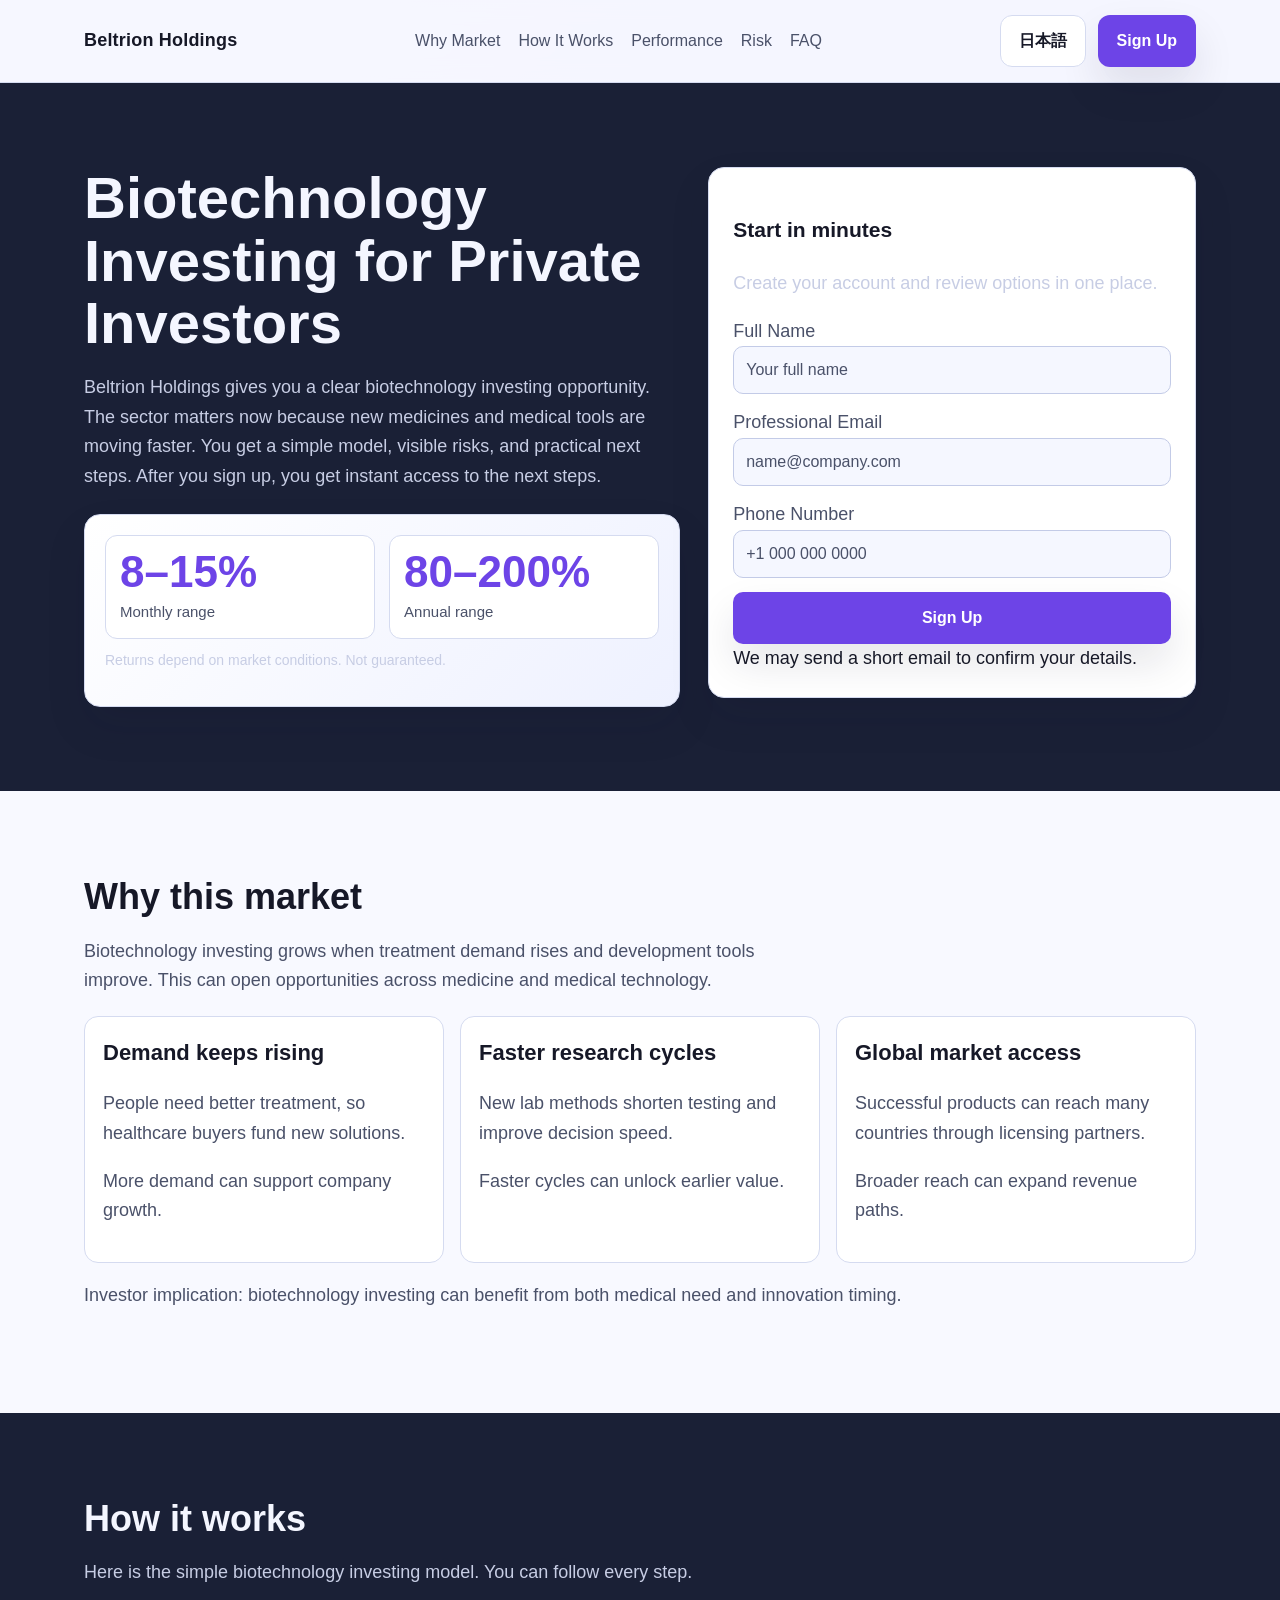
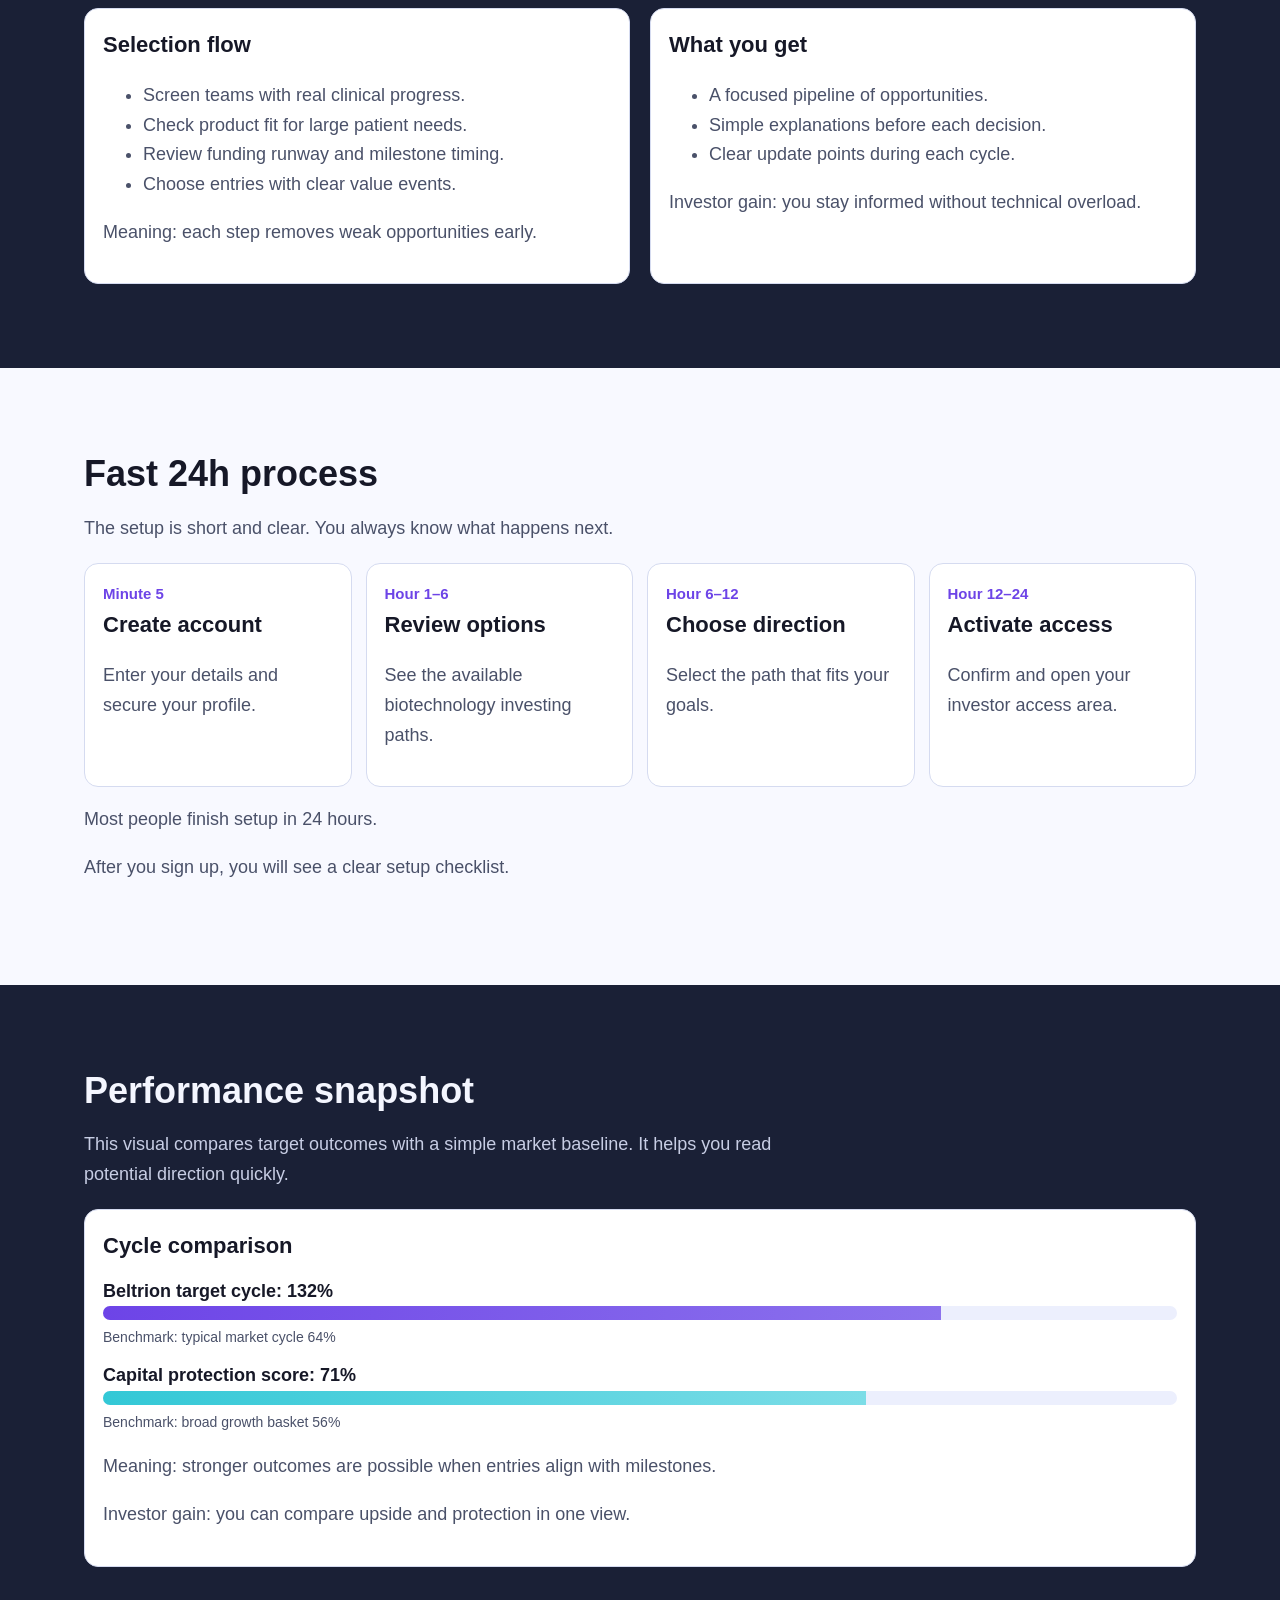
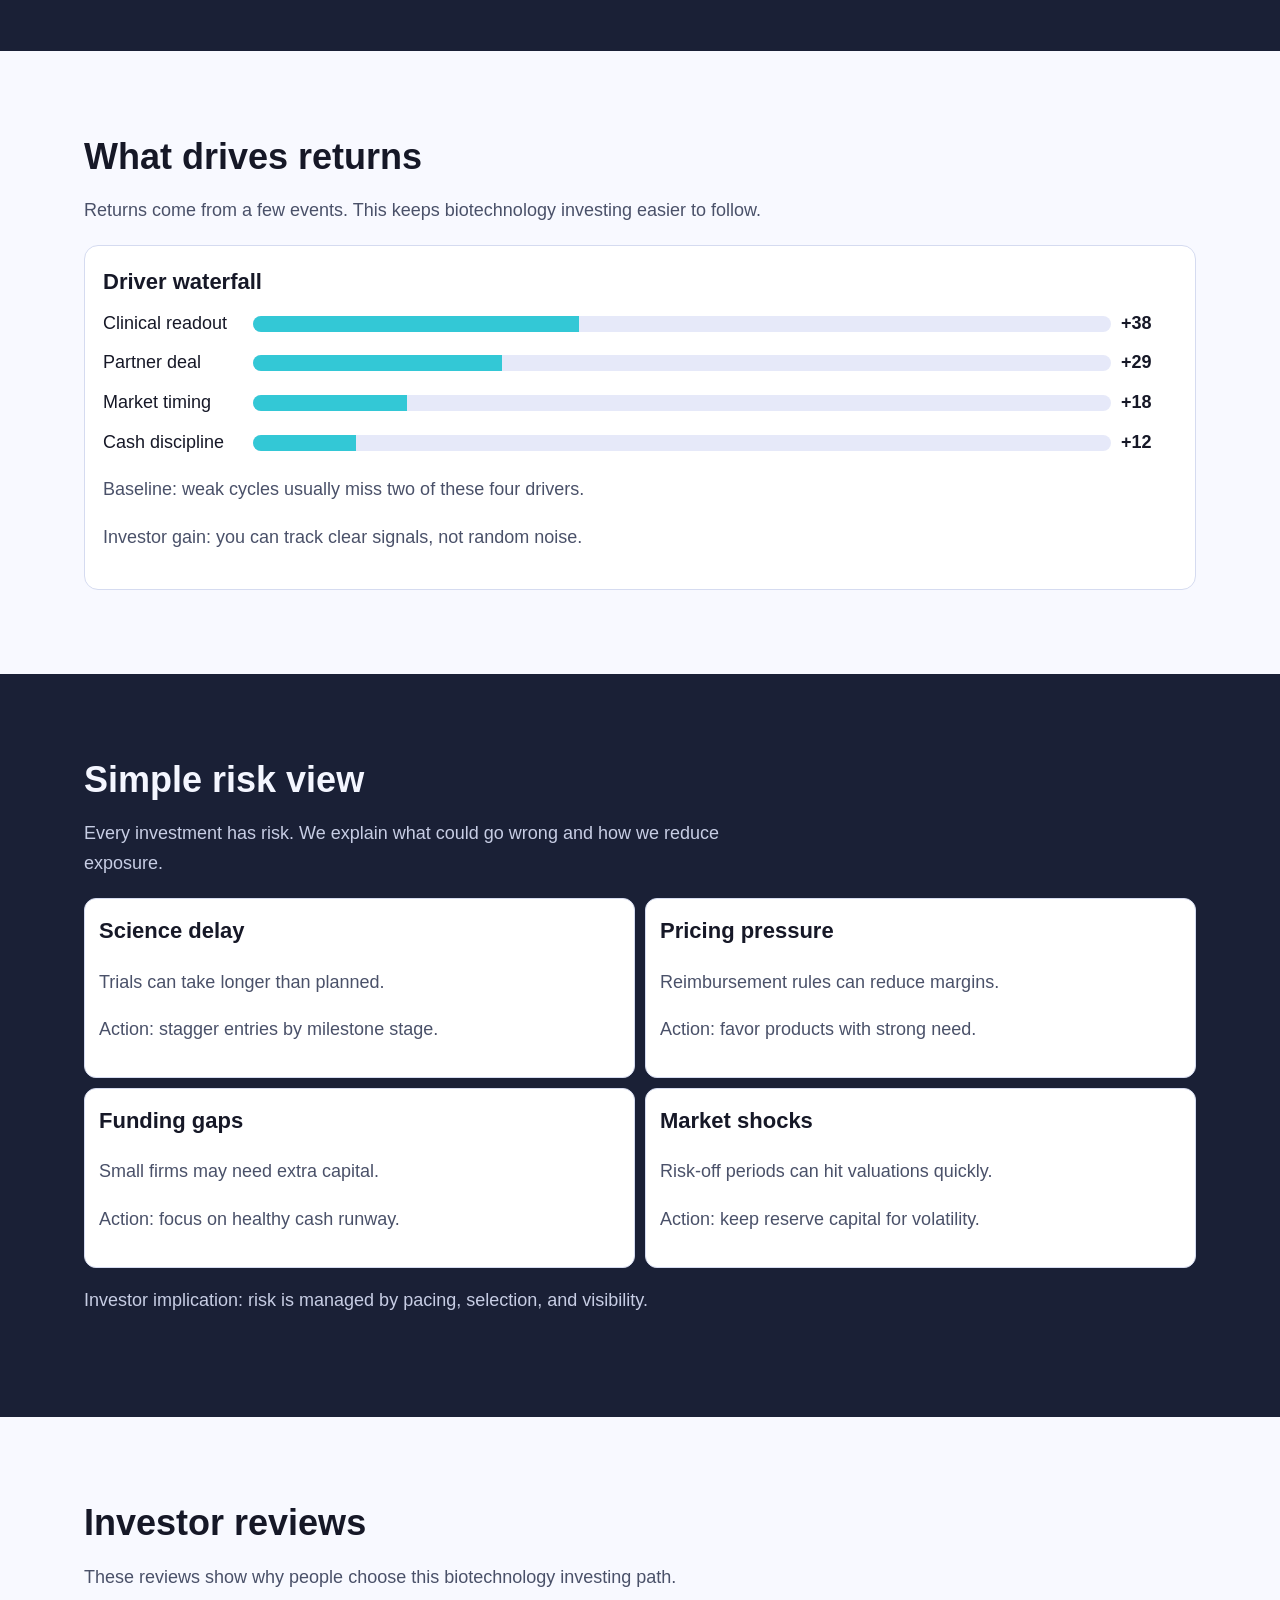
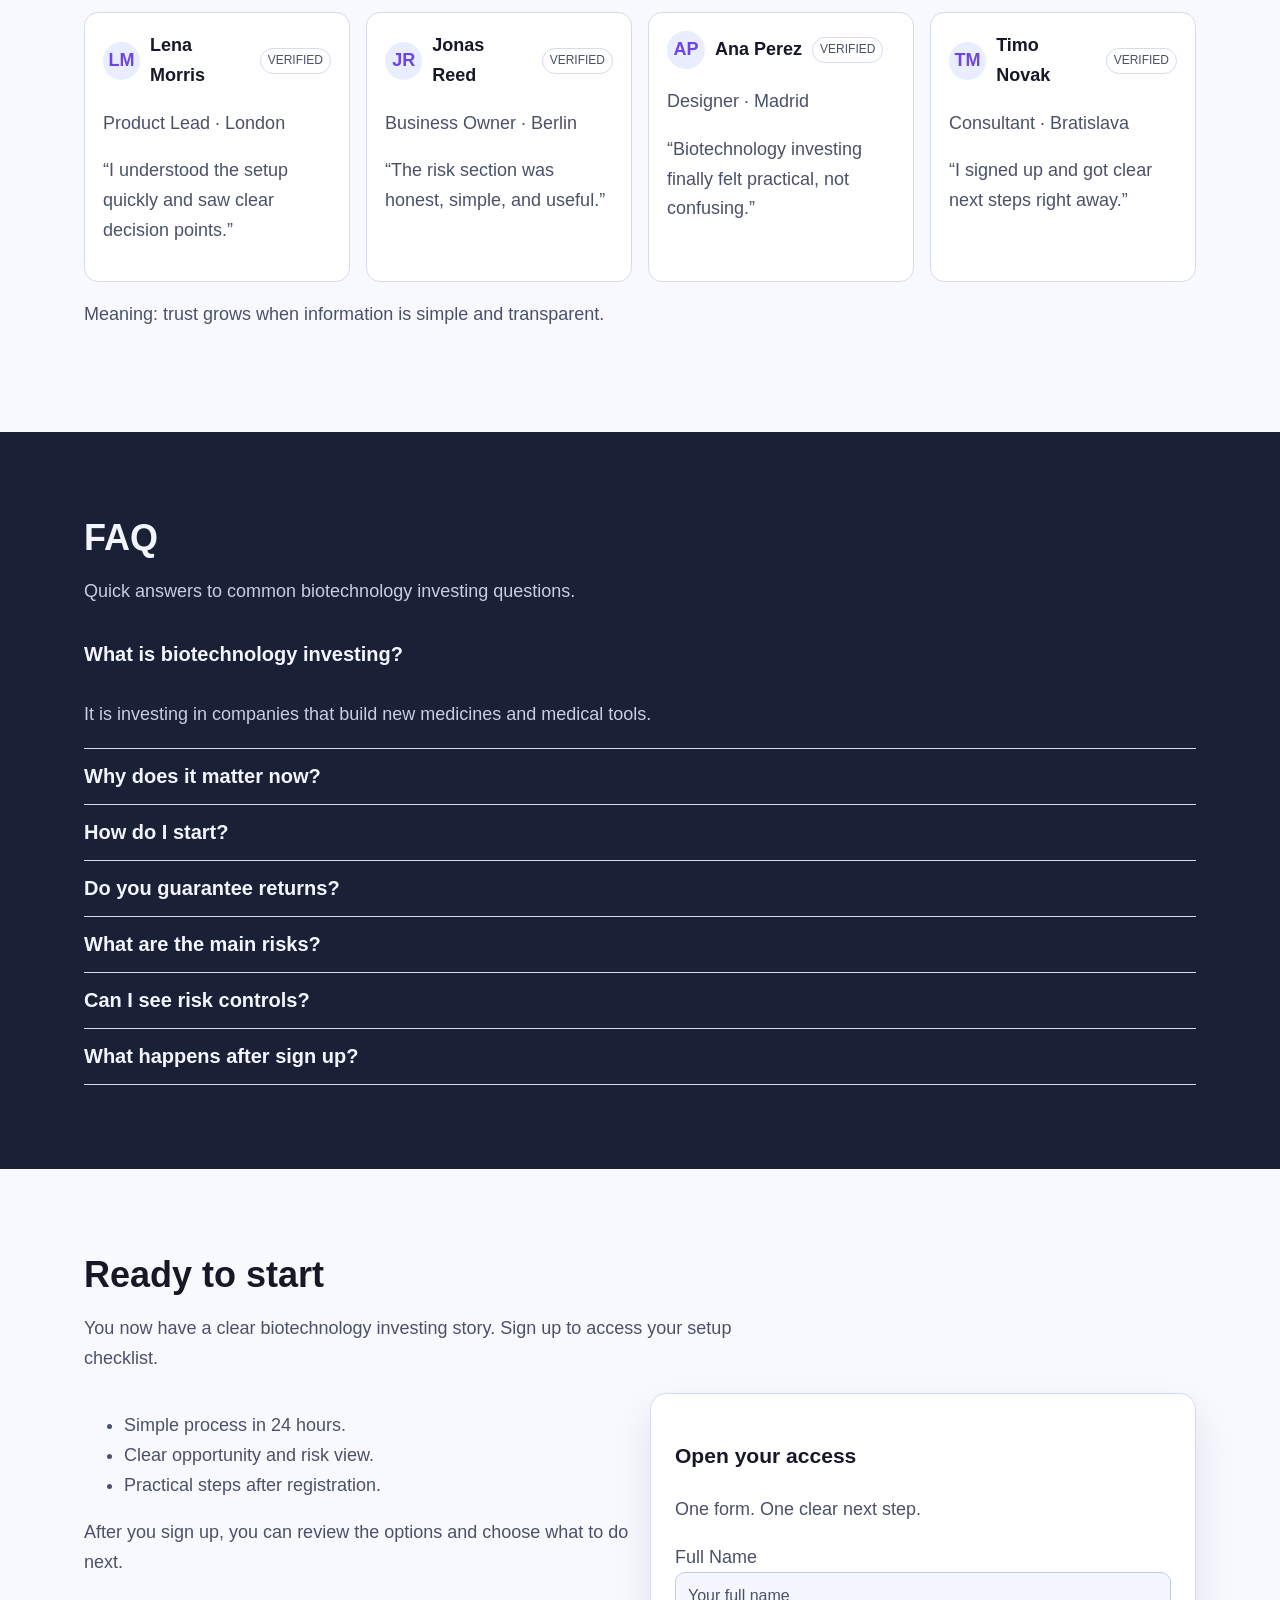
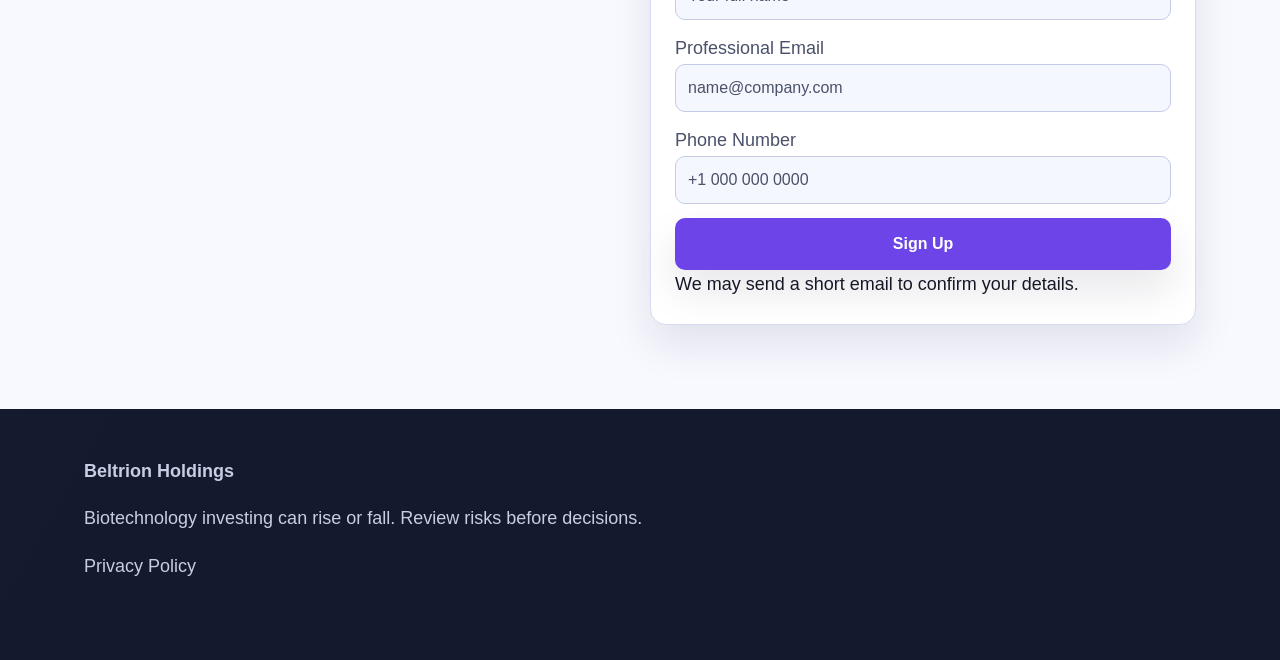
<file: jp/index.html>
<!-- DESIGN SEED: 4721 -->
<!doctype html>
<html lang="en">
<head>
  <meta charset="UTF-8" />
  <meta name="viewport" content="width=device-width, initial-scale=1.0" />
  <title>Beltrion Holdings | Biotechnology Investing for Private Investors (日本語)</title>
  <meta name="description" content="Biotechnology investing for private investors. Learn the model, risks, and next steps in simple English." />
  <link rel="canonical" href="https://beltrionholdings.com/jp/index.html" />
  <link rel="alternate" hreflang="en" href="https://beltrionholdings.com/" />
<link rel="alternate" hreflang="de" href="https://beltrionholdings.com/de/index.html" />
<link rel="alternate" hreflang="fr" href="https://beltrionholdings.com/fr/index.html" />
<link rel="alternate" hreflang="es" href="https://beltrionholdings.com/es/index.html" />
<link rel="alternate" hreflang="it" href="https://beltrionholdings.com/it/index.html" />
<link rel="alternate" hreflang="tr" href="https://beltrionholdings.com/tr/index.html" />
<link rel="alternate" hreflang="pt" href="https://beltrionholdings.com/pt/index.html" />
<link rel="alternate" hreflang="ja" href="https://beltrionholdings.com/jp/index.html" />
<link rel="alternate" hreflang="sk" href="https://beltrionholdings.com/sk/index.html" />
<link rel="alternate" hreflang="nl-BE" href="https://beltrionholdings.com/be/index.html" />
<link rel="alternate" hreflang="x-default" href="https://beltrionholdings.com/" />
  <meta property="og:title" content="Beltrion Holdings | Biotechnology Investing" />
  <meta property="og:description" content="A clear biotechnology investing story for private investors." />
  <meta property="og:type" content="website" />
  <meta property="og:url" content="https://beltrionholdings.com/jp/index.html" />
  <meta name="twitter:card" content="summary_large_image" />
  <meta name="twitter:title" content="Beltrion Holdings | Biotechnology Investing" />
  <meta name="twitter:description" content="See how biotechnology investing works and what happens after sign up." />
  <link rel="stylesheet" href="../assets/style.css" />
  <script defer src="../assets/app.js"></script>
</head>
<body class="page-bg">
<header class="header">
  <div class="container nav-shell">
    <a class="brand" href="../index.html">Beltrion Holdings</a>
    <nav class="nav-links" aria-label="Main">
      <a href="#market">Why Market</a><a href="#model">How It Works</a><a href="#metrics">Performance</a><a href="#risk">Risk</a><a href="#faq">FAQ</a>
    </nav>
    <div class="header-actions">
      <div class="lang-wrap">
        <button class="lang-toggle" aria-label="Current language">日本語</button>
        <div class="lang-menu" role="menu"><a href="../index.html"><svg class="flag" viewBox="0 0 18 12" aria-hidden="true"><rect width="18" height="12" fill="#d9d9d9"/></svg><span>English</span></a>
<a href="../de/index.html"><svg class="flag" viewBox="0 0 18 12" aria-hidden="true"><rect width="18" height="12" fill="#d9d9d9"/></svg><span>Deutsch</span></a>
<a href="../fr/index.html"><svg class="flag" viewBox="0 0 18 12" aria-hidden="true"><rect width="18" height="12" fill="#d9d9d9"/></svg><span>Français</span></a>
<a href="../es/index.html"><svg class="flag" viewBox="0 0 18 12" aria-hidden="true"><rect width="18" height="12" fill="#d9d9d9"/></svg><span>Español</span></a>
<a href="../it/index.html"><svg class="flag" viewBox="0 0 18 12" aria-hidden="true"><rect width="18" height="12" fill="#d9d9d9"/></svg><span>Italiano</span></a>
<a href="../tr/index.html"><svg class="flag" viewBox="0 0 18 12" aria-hidden="true"><rect width="18" height="12" fill="#d9d9d9"/></svg><span>Türkçe</span></a>
<a href="../pt/index.html"><svg class="flag" viewBox="0 0 18 12" aria-hidden="true"><rect width="18" height="12" fill="#d9d9d9"/></svg><span>Português</span></a>
<a href="../jp/index.html"><svg class="flag" viewBox="0 0 18 12" aria-hidden="true"><rect width="18" height="12" fill="#d9d9d9"/></svg><span>日本語</span></a>
<a href="../sk/index.html"><svg class="flag" viewBox="0 0 18 12" aria-hidden="true"><rect width="18" height="12" fill="#d9d9d9"/></svg><span>Slovak</span></a>
<a href="../be/index.html"><svg class="flag" viewBox="0 0 18 12" aria-hidden="true"><rect width="18" height="12" fill="#d9d9d9"/></svg><span>Nederlands (BE)</span></a></div>
      </div>
      <a class="btn btn-primary" href="#signup-final">Sign Up</a>
      <button class="burger" aria-label="Open menu">Menu</button>
    </div>
  </div>
</header>

<div class="drawer-backdrop"></div>
<aside class="drawer" aria-label="Mobile menu">
  <button class="icon-btn drawer-close" aria-label="Close menu">✕</button>
  <p><a href="#market">Why Market</a></p><p><a href="#model">How It Works</a></p><p><a href="#metrics">Performance</a></p><p><a href="#risk">Risk</a></p><p><a href="#faq">FAQ</a></p>
  <div class="lang-wrap">
    <button class="lang-toggle">日本語</button>
    <div class="lang-menu"><a href="../index.html"><svg class="flag" viewBox="0 0 18 12" aria-hidden="true"><rect width="18" height="12" fill="#d9d9d9"/></svg><span>English</span></a>
<a href="../de/index.html"><svg class="flag" viewBox="0 0 18 12" aria-hidden="true"><rect width="18" height="12" fill="#d9d9d9"/></svg><span>Deutsch</span></a>
<a href="../fr/index.html"><svg class="flag" viewBox="0 0 18 12" aria-hidden="true"><rect width="18" height="12" fill="#d9d9d9"/></svg><span>Français</span></a>
<a href="../es/index.html"><svg class="flag" viewBox="0 0 18 12" aria-hidden="true"><rect width="18" height="12" fill="#d9d9d9"/></svg><span>Español</span></a>
<a href="../it/index.html"><svg class="flag" viewBox="0 0 18 12" aria-hidden="true"><rect width="18" height="12" fill="#d9d9d9"/></svg><span>Italiano</span></a>
<a href="../tr/index.html"><svg class="flag" viewBox="0 0 18 12" aria-hidden="true"><rect width="18" height="12" fill="#d9d9d9"/></svg><span>Türkçe</span></a>
<a href="../pt/index.html"><svg class="flag" viewBox="0 0 18 12" aria-hidden="true"><rect width="18" height="12" fill="#d9d9d9"/></svg><span>Português</span></a>
<a href="../jp/index.html"><svg class="flag" viewBox="0 0 18 12" aria-hidden="true"><rect width="18" height="12" fill="#d9d9d9"/></svg><span>日本語</span></a>
<a href="../sk/index.html"><svg class="flag" viewBox="0 0 18 12" aria-hidden="true"><rect width="18" height="12" fill="#d9d9d9"/></svg><span>Slovak</span></a>
<a href="../be/index.html"><svg class="flag" viewBox="0 0 18 12" aria-hidden="true"><rect width="18" height="12" fill="#d9d9d9"/></svg><span>Nederlands (BE)</span></a></div>
  </div>
  <p><a class="btn btn-primary" href="#signup-final">Sign Up</a></p>
</aside>

<main>
<section class="section dark">
  <div class="container hero-grid reveal">
    <div>
      <h1>Biotechnology Investing for Private Investors</h1>
      <p class="hero-intro">Beltrion Holdings gives you a clear biotechnology investing opportunity. The sector matters now because new medicines and medical tools are moving faster. You get a simple model, visible risks, and practical next steps. After you sign up, you get instant access to the next steps.</p>
      <div class="performance-panel">
        <div class="perf-grid">
          <div class="metric-box"><div class="metric-value">8–15%</div><div class="metric-label">Monthly range</div></div>
          <div class="metric-box"><div class="metric-value">80–200%</div><div class="metric-label">Annual range</div></div>
        </div>
        <p class="metric-note">Returns depend on market conditions. Not guaranteed.</p>
      </div>
    </div>
    <form class="form-card" id="signup-hero">
      <h3>Start in minutes</h3>
      <p class="form-sub">Create your account and review options in one place.</p>
      <div class="form-stack">
        <label>Full Name<input type="text" placeholder="Your full name" required /></label>
        <label>Professional Email<input type="email" placeholder="name@company.com" required /></label>
        <label>Phone Number<input type="tel" placeholder="+1 000 000 0000" required /></label>
        <button class="btn btn-primary" type="submit">Sign Up</button>
      </div>
      <small>We may send a short email to confirm your details.</small>
    </form>
  </div>
</section>

<section class="section light" id="market"><div class="container reveal"><div class="section-head"><h2>Why this market</h2><p>Biotechnology investing grows when treatment demand rises and development tools improve. This can open opportunities across medicine and medical technology.</p></div>
<div class="grid-3"><article class="card"><h3>Demand keeps rising</h3><p>People need better treatment, so healthcare buyers fund new solutions.</p><p class="muted">More demand can support company growth.</p></article><article class="card"><h3>Faster research cycles</h3><p>New lab methods shorten testing and improve decision speed.</p><p class="muted">Faster cycles can unlock earlier value.</p></article><article class="card"><h3>Global market access</h3><p>Successful products can reach many countries through licensing partners.</p><p class="muted">Broader reach can expand revenue paths.</p></article></div>
<p>Investor implication: biotechnology investing can benefit from both medical need and innovation timing.</p></div></section>

<section class="section dark" id="model"><div class="container reveal"><div class="section-head"><h2>How it works</h2><p>Here is the simple biotechnology investing model. You can follow every step.</p></div>
<div class="split"><div class="card"><h3>Selection flow</h3><ul><li>Screen teams with real clinical progress.</li><li>Check product fit for large patient needs.</li><li>Review funding runway and milestone timing.</li><li>Choose entries with clear value events.</li></ul><p class="muted">Meaning: each step removes weak opportunities early.</p></div>
<div class="card"><h3>What you get</h3><ul><li>A focused pipeline of opportunities.</li><li>Simple explanations before each decision.</li><li>Clear update points during each cycle.</li></ul><p class="muted">Investor gain: you stay informed without technical overload.</p></div></div></div></section>

<section class="section light" id="process"><div class="container reveal"><div class="section-head"><h2>Fast 24h process</h2><p>The setup is short and clear. You always know what happens next.</p></div>
<div class="steps"><div class="card"><div class="step-time">Minute 5</div><h3>Create account</h3><p>Enter your details and secure your profile.</p></div><div class="card"><div class="step-time">Hour 1–6</div><h3>Review options</h3><p>See the available biotechnology investing paths.</p></div><div class="card"><div class="step-time">Hour 6–12</div><h3>Choose direction</h3><p>Select the path that fits your goals.</p></div><div class="card"><div class="step-time">Hour 12–24</div><h3>Activate access</h3><p>Confirm and open your investor access area.</p></div></div>
<p>Most people finish setup in 24 hours.</p><p>After you sign up, you will see a clear setup checklist.</p></div></section>

<section class="section dark" id="metrics"><div class="container reveal"><div class="section-head"><h2>Performance snapshot</h2><p>This visual compares target outcomes with a simple market baseline. It helps you read potential direction quickly.</p></div>
<div class="card compare-bars"><h3>Cycle comparison</h3><div class="row"><strong>Beltrion target cycle: 132%</strong><div class="bar-track"><div class="bar-a" style="width:78%"></div></div><div class="baseline">Benchmark: typical market cycle 64%</div></div><div class="row"><strong>Capital protection score: 71%</strong><div class="bar-track"><div class="bar-b" style="width:71%"></div></div><div class="baseline">Benchmark: broad growth basket 56%</div></div><p>Meaning: stronger outcomes are possible when entries align with milestones.</p><p>Investor gain: you can compare upside and protection in one view.</p></div>
</div></section>

<section class="section light" id="insights"><div class="container reveal"><div class="section-head"><h2>What drives returns</h2><p>Returns come from a few events. This keeps biotechnology investing easier to follow.</p></div>
<div class="card"><h3>Driver waterfall</h3><div class="waterfall"><div class="wf-row"><span>Clinical readout</span><div class="wf-bar"><div class="wf-fill" style="width:38%"></div></div><strong>+38</strong></div><div class="wf-row"><span>Partner deal</span><div class="wf-bar"><div class="wf-fill" style="width:29%"></div></div><strong>+29</strong></div><div class="wf-row"><span>Market timing</span><div class="wf-bar"><div class="wf-fill" style="width:18%"></div></div><strong>+18</strong></div><div class="wf-row"><span>Cash discipline</span><div class="wf-bar"><div class="wf-fill" style="width:12%"></div></div><strong>+12</strong></div></div><p>Baseline: weak cycles usually miss two of these four drivers.</p><p>Investor gain: you can track clear signals, not random noise.</p></div></div></section>

<section class="section dark" id="risk"><div class="container reveal"><div class="section-head"><h2>Simple risk view</h2><p>Every investment has risk. We explain what could go wrong and how we reduce exposure.</p></div>
<div class="risk-matrix"><div class="risk-cell card"><h3>Science delay</h3><p>Trials can take longer than planned.</p><p class="muted">Action: stagger entries by milestone stage.</p></div><div class="risk-cell card"><h3>Pricing pressure</h3><p>Reimbursement rules can reduce margins.</p><p class="muted">Action: favor products with strong need.</p></div><div class="risk-cell card"><h3>Funding gaps</h3><p>Small firms may need extra capital.</p><p class="muted">Action: focus on healthy cash runway.</p></div><div class="risk-cell card"><h3>Market shocks</h3><p>Risk-off periods can hit valuations quickly.</p><p class="muted">Action: keep reserve capital for volatility.</p></div></div>
<p>Investor implication: risk is managed by pacing, selection, and visibility.</p></div></section>

<section class="section light" id="reviews"><div class="container reveal"><div class="section-head"><h2>Investor reviews</h2><p>These reviews show why people choose this biotechnology investing path.</p></div>
<div class="grid-4">
<article class="card"><div class="review-head"><span class="avatar">LM</span><strong>Lena Morris</strong><span class="verified">VERIFIED</span></div><p class="muted">Product Lead · London</p><p>“I understood the setup quickly and saw clear decision points.”</p></article>
<article class="card"><div class="review-head"><span class="avatar">JR</span><strong>Jonas Reed</strong><span class="verified">VERIFIED</span></div><p class="muted">Business Owner · Berlin</p><p>“The risk section was honest, simple, and useful.”</p></article>
<article class="card"><div class="review-head"><span class="avatar">AP</span><strong>Ana Perez</strong><span class="verified">VERIFIED</span></div><p class="muted">Designer · Madrid</p><p>“Biotechnology investing finally felt practical, not confusing.”</p></article>
<article class="card"><div class="review-head"><span class="avatar">TM</span><strong>Timo Novak</strong><span class="verified">VERIFIED</span></div><p class="muted">Consultant · Bratislava</p><p>“I signed up and got clear next steps right away.”</p></article>
</div>
<p>Meaning: trust grows when information is simple and transparent.</p></div></section>

<section class="section dark" id="faq"><div class="container reveal"><div class="section-head"><h2>FAQ</h2><p>Quick answers to common biotechnology investing questions.</p></div>
<div class="faq-item"><button class="faq-q">What is biotechnology investing?</button><div class="faq-a"><p>It is investing in companies that build new medicines and medical tools.</p></div></div>
<div class="faq-item"><button class="faq-q">Why does it matter now?</button><div class="faq-a"><p>Research tools are faster, and global treatment demand is still growing.</p></div></div>
<div class="faq-item"><button class="faq-q">How do I start?</button><div class="faq-a"><p>Sign up, review options, and choose your next step from the checklist.</p></div></div>
<div class="faq-item"><button class="faq-q">Do you guarantee returns?</button><div class="faq-a"><p>No. Returns depend on market conditions and company progress.</p></div></div>
<div class="faq-item"><button class="faq-q">What are the main risks?</button><div class="faq-a"><p>Delays, funding gaps, and market shocks can affect outcomes.</p></div></div>
<div class="faq-item"><button class="faq-q">Can I see risk controls?</button><div class="faq-a"><p>Yes. We show pacing, diversification, and milestone checkpoints.</p></div></div>
<div class="faq-item"><button class="faq-q">What happens after sign up?</button><div class="faq-a"><p>After you sign up, you can review the options and choose what to do next.</p></div></div>
</div></section>

<section class="section light" id="signup-final"><div class="container reveal"><div class="section-head"><h2>Ready to start</h2><p>You now have a clear biotechnology investing story. Sign up to access your setup checklist.</p></div>
<div class="split"><div><ul><li>Simple process in 24 hours.</li><li>Clear opportunity and risk view.</li><li>Practical steps after registration.</li></ul><p>After you sign up, you can review the options and choose what to do next.</p></div>
<form class="form-card"><h3>Open your access</h3><p class="form-sub">One form. One clear next step.</p><div class="form-stack"><label>Full Name<input type="text" placeholder="Your full name" required /></label><label>Professional Email<input type="email" placeholder="name@company.com" required /></label><label>Phone Number<input type="tel" placeholder="+1 000 000 0000" required /></label><button class="btn btn-primary" type="submit">Sign Up</button></div><small>We may send a short email to confirm your details.</small></form></div></div></section>
</main>

<footer class="footer"><div class="container"><p><strong>Beltrion Holdings</strong></p><p>Biotechnology investing can rise or fall. Review risks before decisions.</p><p><a href="#" data-open-privacy>Privacy Policy</a></p></div></footer>

<div class="modal" id="privacy-modal" aria-modal="true" role="dialog" aria-label="Privacy Policy">
  <div class="modal-card">
    <div class="modal-head"><strong>Privacy Policy</strong><button class="icon-btn" data-close-privacy aria-label="Close policy">✕</button></div>
    <div class="modal-body">
      <h3>Introduction</h3><p>We explain what data we collect and how we use it.</p>
      <h3>Data collection</h3><p>We collect name, email, phone, device data, and form activity.</p>
      <h3>Legal basis</h3><p>We process data for service delivery, security, and legal obligations.</p>
      <h3>Cookies</h3><p>Cookies support session stability, analytics, and preference memory.</p>
      <h3>Retention</h3><p>We keep data only as long as needed for operations or law.</p>
      <h3>Third-party sharing</h3><p>We may share limited data with trusted providers that host core services.</p>
      <h3>Security</h3><p>We use access controls, encryption in transit, and monitoring.</p>
      <h3>User rights</h3><p>You can request access, correction, export, or deletion where permitted.</p>
      <h3>International transfers</h3><p>Some providers process data across borders with safeguards.</p>
      <h3>Industry risk disclosure</h3><p>Digital systems may face outages, delays, or unauthorized attempts.</p>
      <h3>Contact</h3><p>Email: privacy@beltrionholdings.com</p>
    </div>
    <div class="modal-foot"><button class="btn" data-close-privacy>Close</button><span></span></div>
  </div>
</div>

<script type="application/ld+json">{"@context":"https://schema.org","@type":"Organization","name":"Beltrion Holdings","url":"https://beltrionholdings.com"}</script>
<script type="application/ld+json">{"@context":"https://schema.org","@type":"WebSite","name":"Beltrion Holdings","url":"https://beltrionholdings.com"}</script>
<script type="application/ld+json">{"@context":"https://schema.org","@type":"Review","author":{"@type":"Person","name":"Lena Morris"},"reviewRating":{"@type":"Rating","ratingValue":"5"},"reviewBody":"I understood the setup quickly and saw clear decision points."}</script>
<script type="application/ld+json">{"@context":"https://schema.org","@type":"FAQPage","mainEntity":[{"@type":"Question","name":"What is biotechnology investing?","acceptedAnswer":{"@type":"Answer","text":"It is investing in companies that build new medicines and medical tools."}},{"@type":"Question","name":"How do I start?","acceptedAnswer":{"@type":"Answer","text":"Sign up, review options, and choose your next step."}}]}</script>
</body></html>
</file>
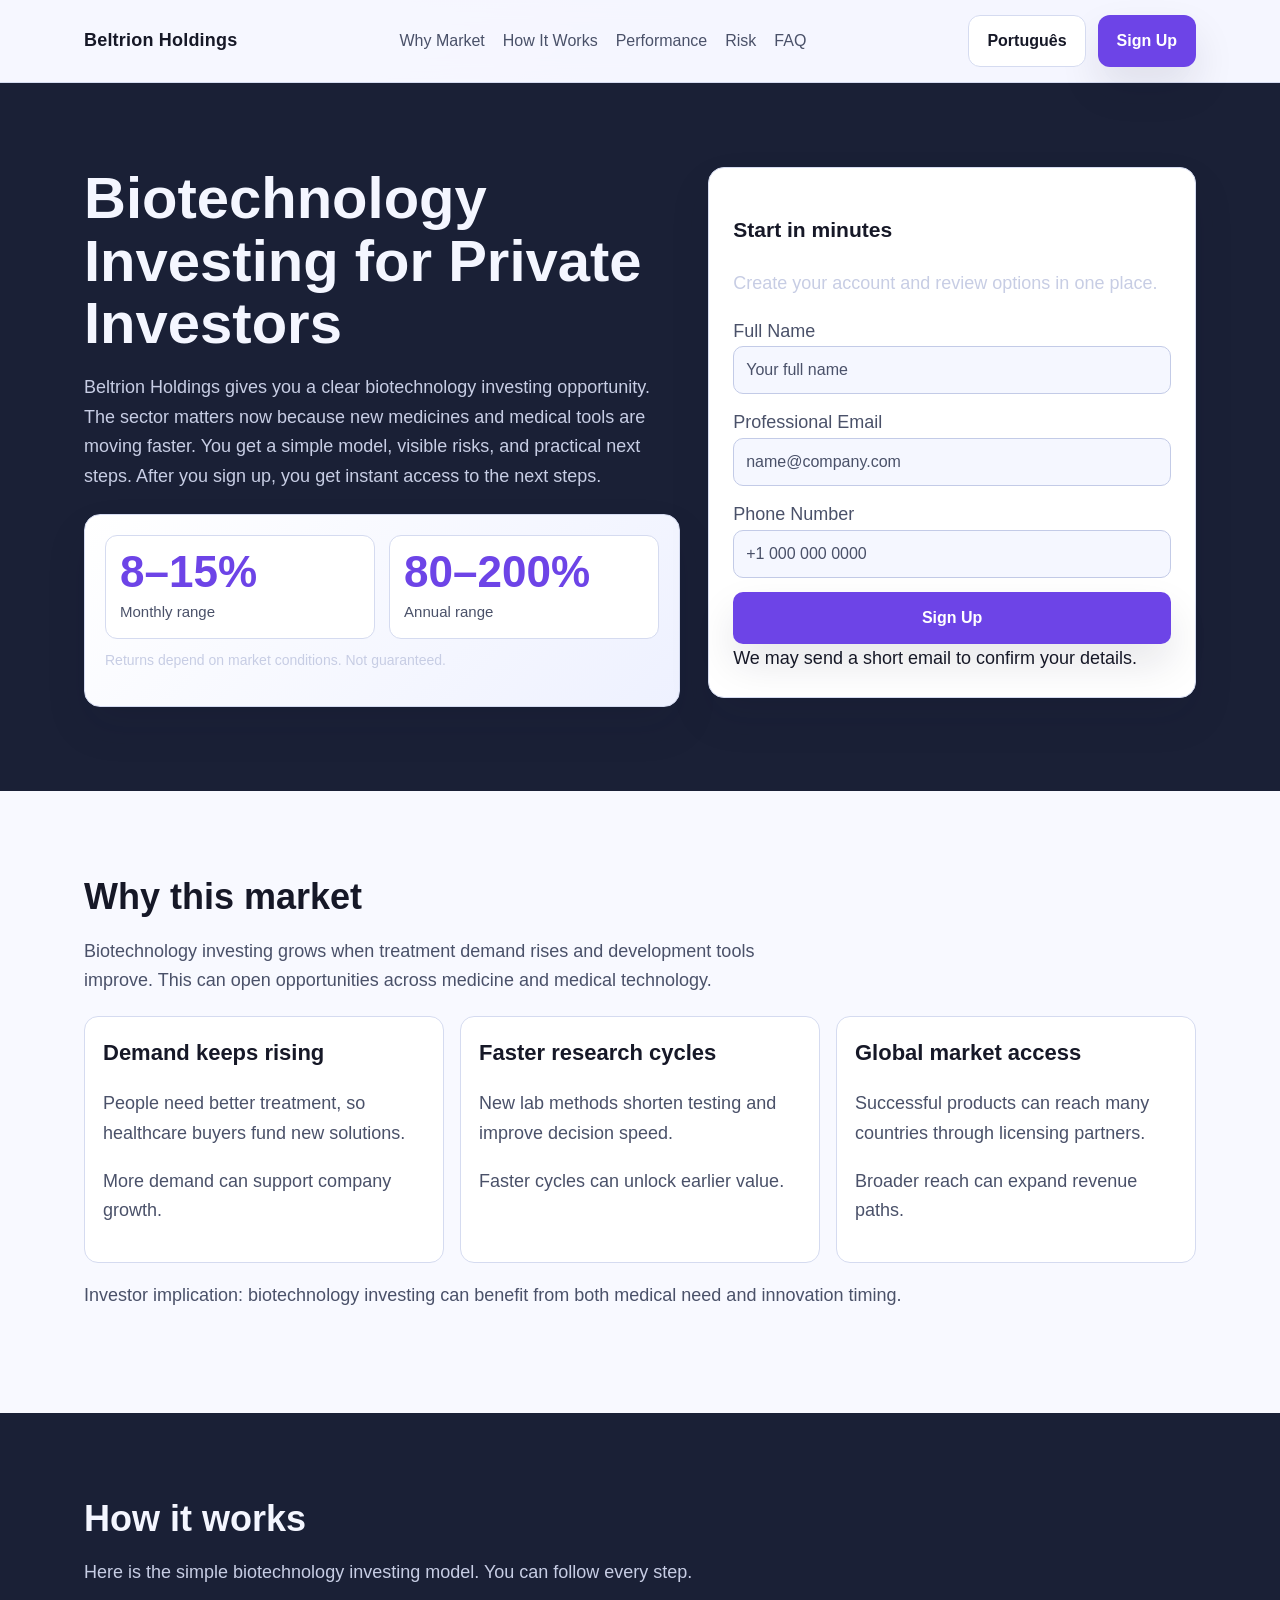
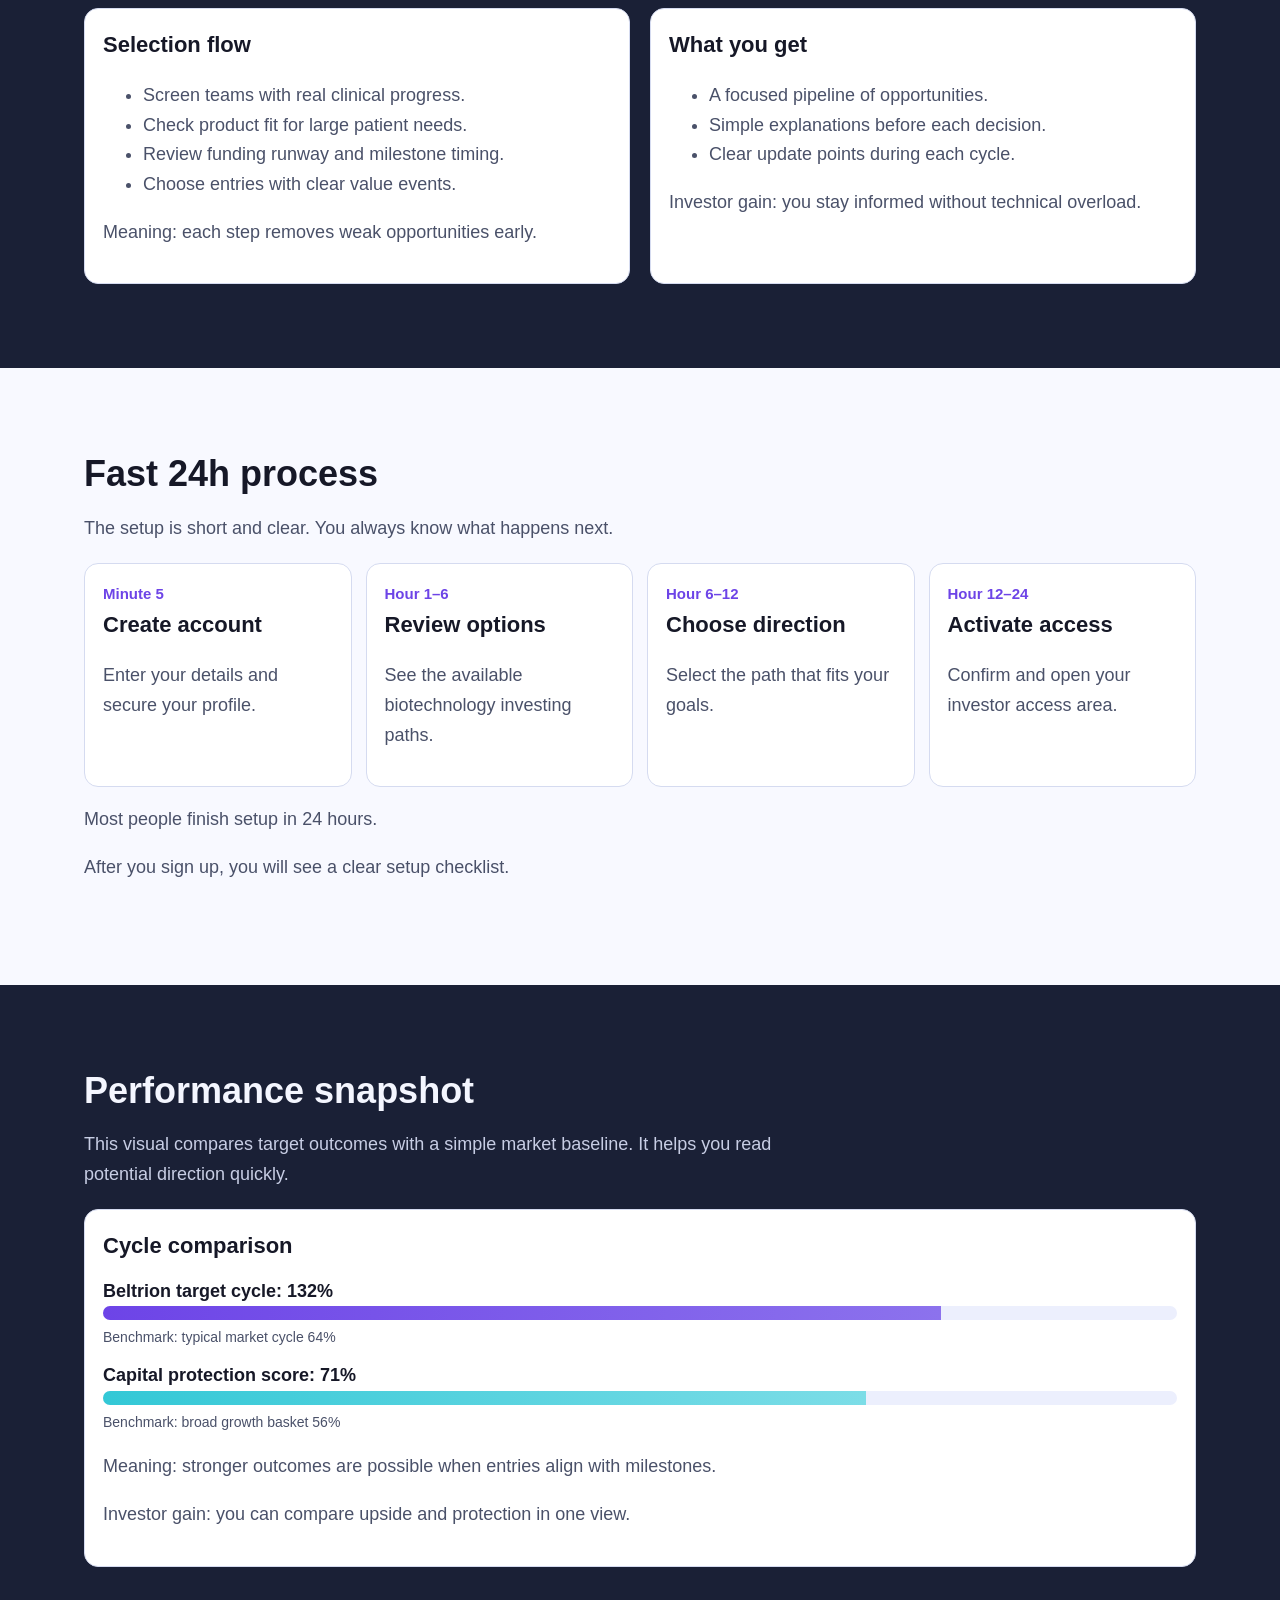
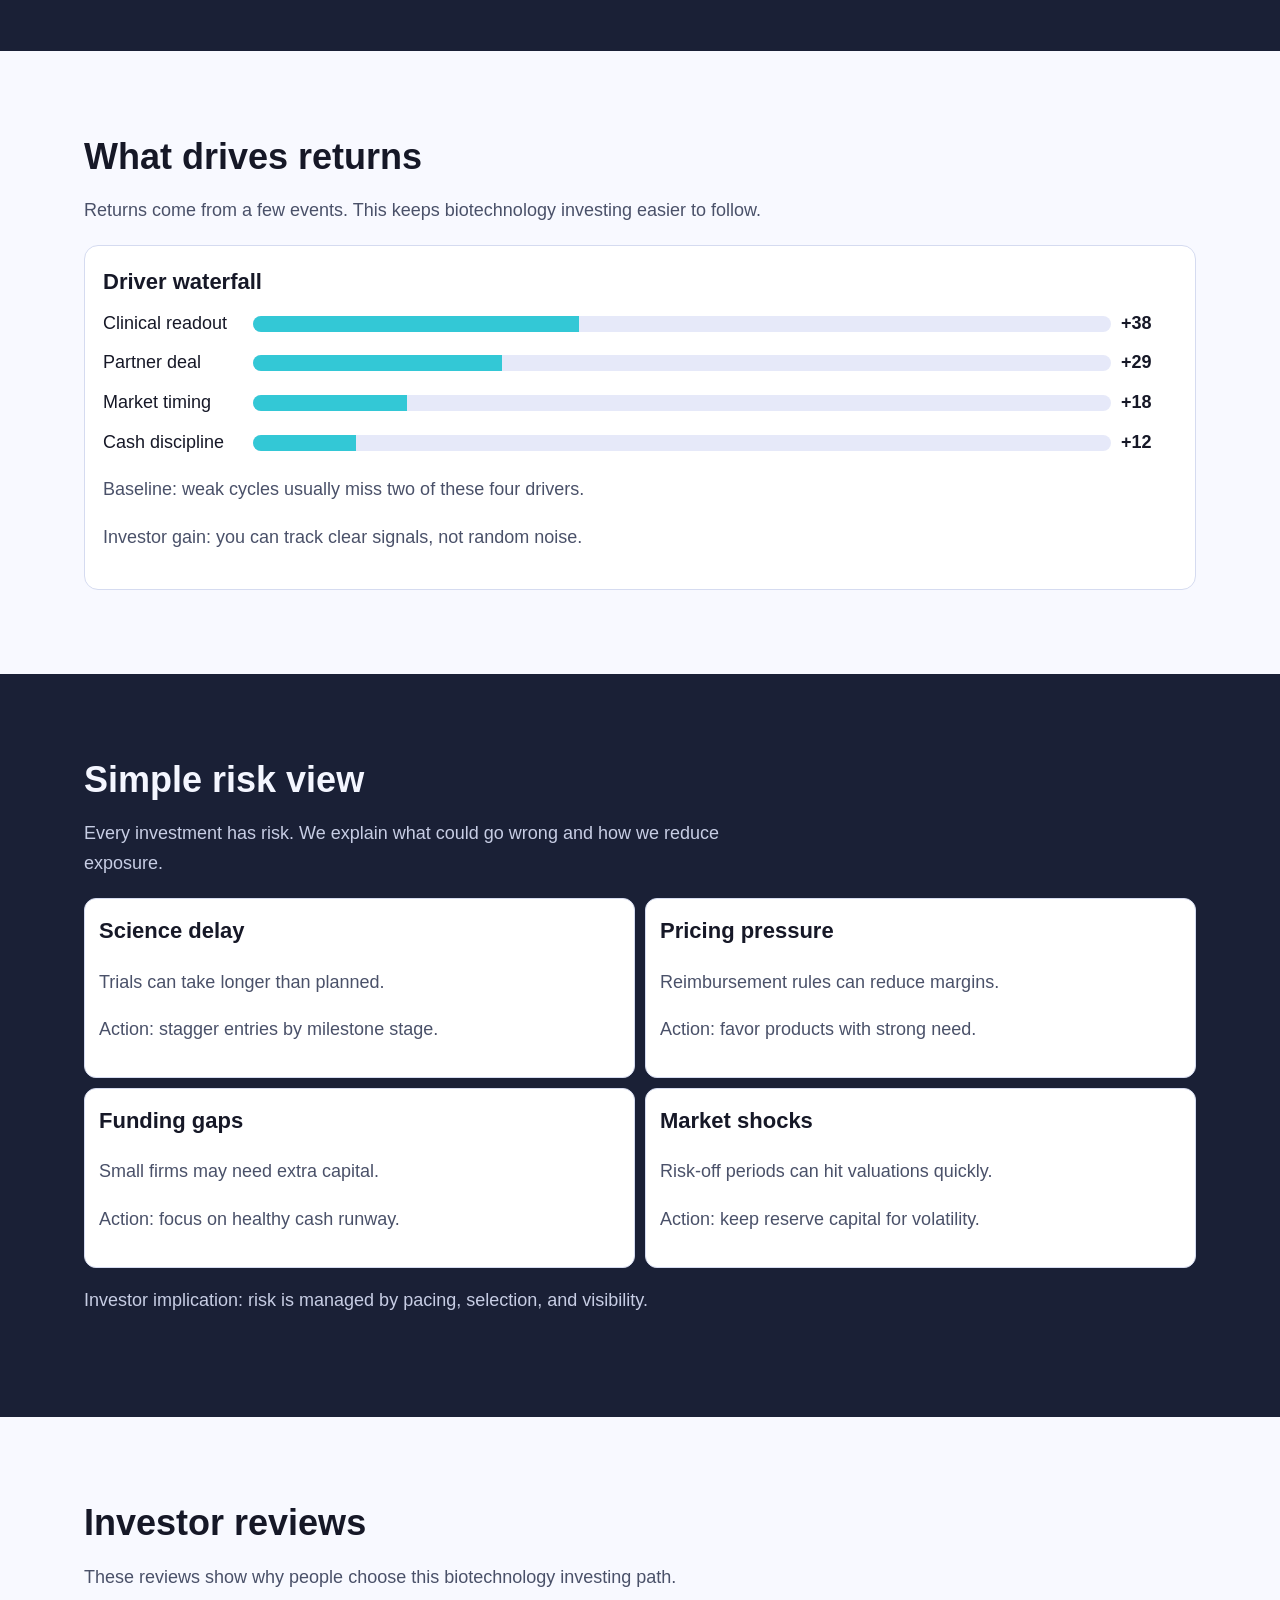
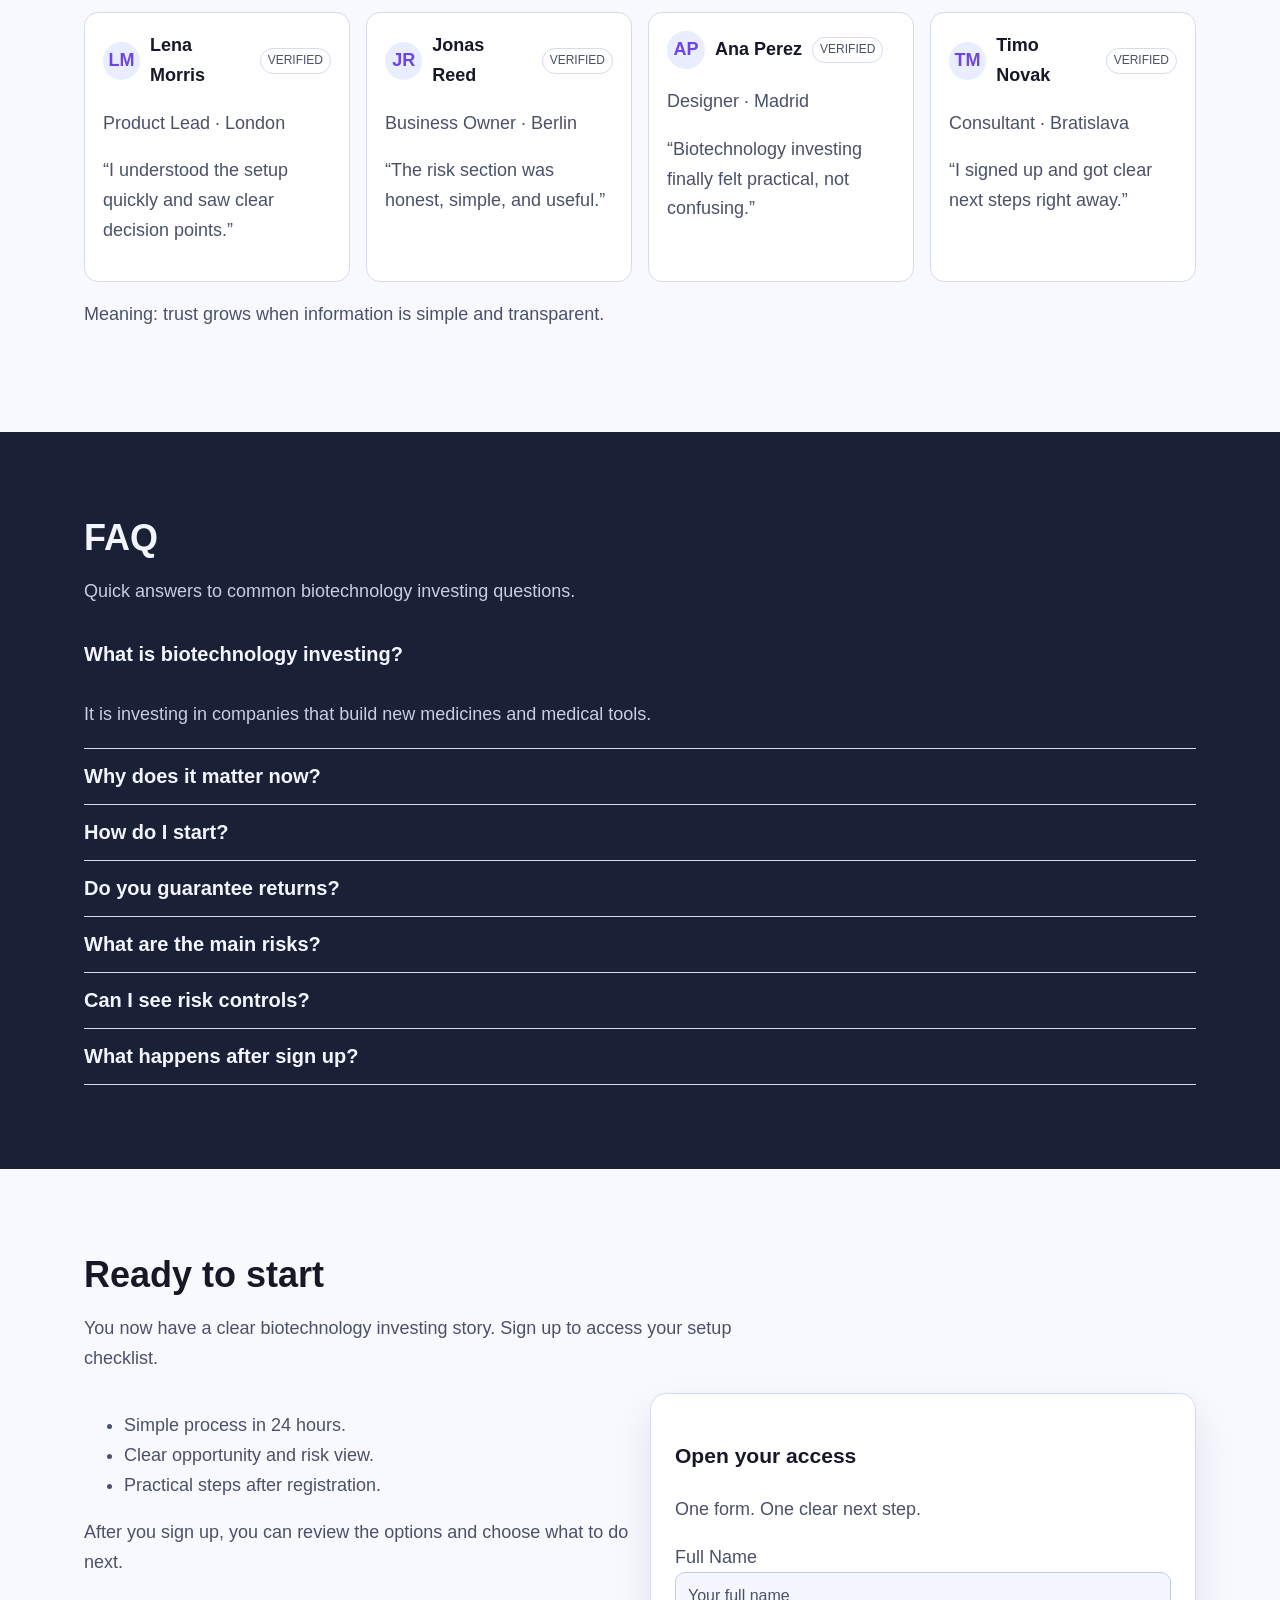
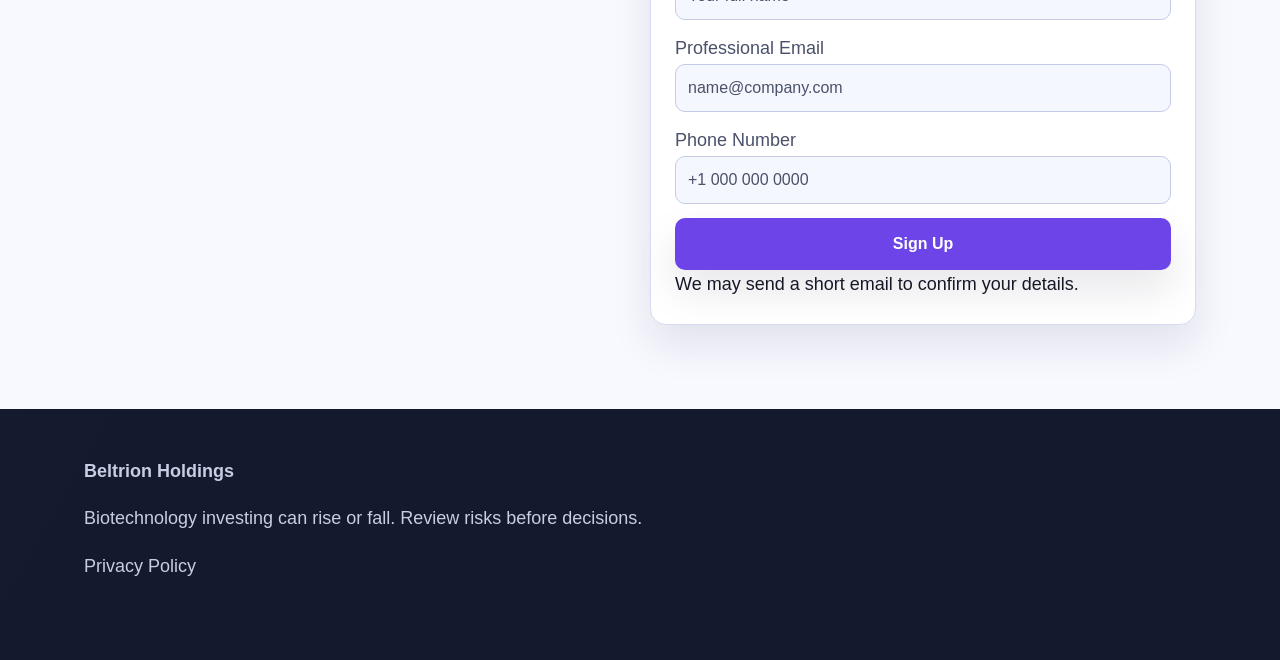
<file: pt/index.html>
<!-- DESIGN SEED: 4721 -->
<!doctype html>
<html lang="en">
<head>
  <meta charset="UTF-8" />
  <meta name="viewport" content="width=device-width, initial-scale=1.0" />
  <title>Beltrion Holdings | Biotechnology Investing for Private Investors (Português)</title>
  <meta name="description" content="Biotechnology investing for private investors. Learn the model, risks, and next steps in simple English." />
  <link rel="canonical" href="https://beltrionholdings.com/pt/index.html" />
  <link rel="alternate" hreflang="en" href="https://beltrionholdings.com/" />
<link rel="alternate" hreflang="de" href="https://beltrionholdings.com/de/index.html" />
<link rel="alternate" hreflang="fr" href="https://beltrionholdings.com/fr/index.html" />
<link rel="alternate" hreflang="es" href="https://beltrionholdings.com/es/index.html" />
<link rel="alternate" hreflang="it" href="https://beltrionholdings.com/it/index.html" />
<link rel="alternate" hreflang="tr" href="https://beltrionholdings.com/tr/index.html" />
<link rel="alternate" hreflang="pt" href="https://beltrionholdings.com/pt/index.html" />
<link rel="alternate" hreflang="ja" href="https://beltrionholdings.com/jp/index.html" />
<link rel="alternate" hreflang="sk" href="https://beltrionholdings.com/sk/index.html" />
<link rel="alternate" hreflang="nl-BE" href="https://beltrionholdings.com/be/index.html" />
<link rel="alternate" hreflang="x-default" href="https://beltrionholdings.com/" />
  <meta property="og:title" content="Beltrion Holdings | Biotechnology Investing" />
  <meta property="og:description" content="A clear biotechnology investing story for private investors." />
  <meta property="og:type" content="website" />
  <meta property="og:url" content="https://beltrionholdings.com/pt/index.html" />
  <meta name="twitter:card" content="summary_large_image" />
  <meta name="twitter:title" content="Beltrion Holdings | Biotechnology Investing" />
  <meta name="twitter:description" content="See how biotechnology investing works and what happens after sign up." />
  <link rel="stylesheet" href="../assets/style.css" />
  <script defer src="../assets/app.js"></script>
</head>
<body class="page-bg">
<header class="header">
  <div class="container nav-shell">
    <a class="brand" href="../index.html">Beltrion Holdings</a>
    <nav class="nav-links" aria-label="Main">
      <a href="#market">Why Market</a><a href="#model">How It Works</a><a href="#metrics">Performance</a><a href="#risk">Risk</a><a href="#faq">FAQ</a>
    </nav>
    <div class="header-actions">
      <div class="lang-wrap">
        <button class="lang-toggle" aria-label="Current language">Português</button>
        <div class="lang-menu" role="menu"><a href="../index.html"><svg class="flag" viewBox="0 0 18 12" aria-hidden="true"><rect width="18" height="12" fill="#d9d9d9"/></svg><span>English</span></a>
<a href="../de/index.html"><svg class="flag" viewBox="0 0 18 12" aria-hidden="true"><rect width="18" height="12" fill="#d9d9d9"/></svg><span>Deutsch</span></a>
<a href="../fr/index.html"><svg class="flag" viewBox="0 0 18 12" aria-hidden="true"><rect width="18" height="12" fill="#d9d9d9"/></svg><span>Français</span></a>
<a href="../es/index.html"><svg class="flag" viewBox="0 0 18 12" aria-hidden="true"><rect width="18" height="12" fill="#d9d9d9"/></svg><span>Español</span></a>
<a href="../it/index.html"><svg class="flag" viewBox="0 0 18 12" aria-hidden="true"><rect width="18" height="12" fill="#d9d9d9"/></svg><span>Italiano</span></a>
<a href="../tr/index.html"><svg class="flag" viewBox="0 0 18 12" aria-hidden="true"><rect width="18" height="12" fill="#d9d9d9"/></svg><span>Türkçe</span></a>
<a href="../pt/index.html"><svg class="flag" viewBox="0 0 18 12" aria-hidden="true"><rect width="18" height="12" fill="#d9d9d9"/></svg><span>Português</span></a>
<a href="../jp/index.html"><svg class="flag" viewBox="0 0 18 12" aria-hidden="true"><rect width="18" height="12" fill="#d9d9d9"/></svg><span>日本語</span></a>
<a href="../sk/index.html"><svg class="flag" viewBox="0 0 18 12" aria-hidden="true"><rect width="18" height="12" fill="#d9d9d9"/></svg><span>Slovak</span></a>
<a href="../be/index.html"><svg class="flag" viewBox="0 0 18 12" aria-hidden="true"><rect width="18" height="12" fill="#d9d9d9"/></svg><span>Nederlands (BE)</span></a></div>
      </div>
      <a class="btn btn-primary" href="#signup-final">Sign Up</a>
      <button class="burger" aria-label="Open menu">Menu</button>
    </div>
  </div>
</header>

<div class="drawer-backdrop"></div>
<aside class="drawer" aria-label="Mobile menu">
  <button class="icon-btn drawer-close" aria-label="Close menu">✕</button>
  <p><a href="#market">Why Market</a></p><p><a href="#model">How It Works</a></p><p><a href="#metrics">Performance</a></p><p><a href="#risk">Risk</a></p><p><a href="#faq">FAQ</a></p>
  <div class="lang-wrap">
    <button class="lang-toggle">Português</button>
    <div class="lang-menu"><a href="../index.html"><svg class="flag" viewBox="0 0 18 12" aria-hidden="true"><rect width="18" height="12" fill="#d9d9d9"/></svg><span>English</span></a>
<a href="../de/index.html"><svg class="flag" viewBox="0 0 18 12" aria-hidden="true"><rect width="18" height="12" fill="#d9d9d9"/></svg><span>Deutsch</span></a>
<a href="../fr/index.html"><svg class="flag" viewBox="0 0 18 12" aria-hidden="true"><rect width="18" height="12" fill="#d9d9d9"/></svg><span>Français</span></a>
<a href="../es/index.html"><svg class="flag" viewBox="0 0 18 12" aria-hidden="true"><rect width="18" height="12" fill="#d9d9d9"/></svg><span>Español</span></a>
<a href="../it/index.html"><svg class="flag" viewBox="0 0 18 12" aria-hidden="true"><rect width="18" height="12" fill="#d9d9d9"/></svg><span>Italiano</span></a>
<a href="../tr/index.html"><svg class="flag" viewBox="0 0 18 12" aria-hidden="true"><rect width="18" height="12" fill="#d9d9d9"/></svg><span>Türkçe</span></a>
<a href="../pt/index.html"><svg class="flag" viewBox="0 0 18 12" aria-hidden="true"><rect width="18" height="12" fill="#d9d9d9"/></svg><span>Português</span></a>
<a href="../jp/index.html"><svg class="flag" viewBox="0 0 18 12" aria-hidden="true"><rect width="18" height="12" fill="#d9d9d9"/></svg><span>日本語</span></a>
<a href="../sk/index.html"><svg class="flag" viewBox="0 0 18 12" aria-hidden="true"><rect width="18" height="12" fill="#d9d9d9"/></svg><span>Slovak</span></a>
<a href="../be/index.html"><svg class="flag" viewBox="0 0 18 12" aria-hidden="true"><rect width="18" height="12" fill="#d9d9d9"/></svg><span>Nederlands (BE)</span></a></div>
  </div>
  <p><a class="btn btn-primary" href="#signup-final">Sign Up</a></p>
</aside>

<main>
<section class="section dark">
  <div class="container hero-grid reveal">
    <div>
      <h1>Biotechnology Investing for Private Investors</h1>
      <p class="hero-intro">Beltrion Holdings gives you a clear biotechnology investing opportunity. The sector matters now because new medicines and medical tools are moving faster. You get a simple model, visible risks, and practical next steps. After you sign up, you get instant access to the next steps.</p>
      <div class="performance-panel">
        <div class="perf-grid">
          <div class="metric-box"><div class="metric-value">8–15%</div><div class="metric-label">Monthly range</div></div>
          <div class="metric-box"><div class="metric-value">80–200%</div><div class="metric-label">Annual range</div></div>
        </div>
        <p class="metric-note">Returns depend on market conditions. Not guaranteed.</p>
      </div>
    </div>
    <form class="form-card" id="signup-hero">
      <h3>Start in minutes</h3>
      <p class="form-sub">Create your account and review options in one place.</p>
      <div class="form-stack">
        <label>Full Name<input type="text" placeholder="Your full name" required /></label>
        <label>Professional Email<input type="email" placeholder="name@company.com" required /></label>
        <label>Phone Number<input type="tel" placeholder="+1 000 000 0000" required /></label>
        <button class="btn btn-primary" type="submit">Sign Up</button>
      </div>
      <small>We may send a short email to confirm your details.</small>
    </form>
  </div>
</section>

<section class="section light" id="market"><div class="container reveal"><div class="section-head"><h2>Why this market</h2><p>Biotechnology investing grows when treatment demand rises and development tools improve. This can open opportunities across medicine and medical technology.</p></div>
<div class="grid-3"><article class="card"><h3>Demand keeps rising</h3><p>People need better treatment, so healthcare buyers fund new solutions.</p><p class="muted">More demand can support company growth.</p></article><article class="card"><h3>Faster research cycles</h3><p>New lab methods shorten testing and improve decision speed.</p><p class="muted">Faster cycles can unlock earlier value.</p></article><article class="card"><h3>Global market access</h3><p>Successful products can reach many countries through licensing partners.</p><p class="muted">Broader reach can expand revenue paths.</p></article></div>
<p>Investor implication: biotechnology investing can benefit from both medical need and innovation timing.</p></div></section>

<section class="section dark" id="model"><div class="container reveal"><div class="section-head"><h2>How it works</h2><p>Here is the simple biotechnology investing model. You can follow every step.</p></div>
<div class="split"><div class="card"><h3>Selection flow</h3><ul><li>Screen teams with real clinical progress.</li><li>Check product fit for large patient needs.</li><li>Review funding runway and milestone timing.</li><li>Choose entries with clear value events.</li></ul><p class="muted">Meaning: each step removes weak opportunities early.</p></div>
<div class="card"><h3>What you get</h3><ul><li>A focused pipeline of opportunities.</li><li>Simple explanations before each decision.</li><li>Clear update points during each cycle.</li></ul><p class="muted">Investor gain: you stay informed without technical overload.</p></div></div></div></section>

<section class="section light" id="process"><div class="container reveal"><div class="section-head"><h2>Fast 24h process</h2><p>The setup is short and clear. You always know what happens next.</p></div>
<div class="steps"><div class="card"><div class="step-time">Minute 5</div><h3>Create account</h3><p>Enter your details and secure your profile.</p></div><div class="card"><div class="step-time">Hour 1–6</div><h3>Review options</h3><p>See the available biotechnology investing paths.</p></div><div class="card"><div class="step-time">Hour 6–12</div><h3>Choose direction</h3><p>Select the path that fits your goals.</p></div><div class="card"><div class="step-time">Hour 12–24</div><h3>Activate access</h3><p>Confirm and open your investor access area.</p></div></div>
<p>Most people finish setup in 24 hours.</p><p>After you sign up, you will see a clear setup checklist.</p></div></section>

<section class="section dark" id="metrics"><div class="container reveal"><div class="section-head"><h2>Performance snapshot</h2><p>This visual compares target outcomes with a simple market baseline. It helps you read potential direction quickly.</p></div>
<div class="card compare-bars"><h3>Cycle comparison</h3><div class="row"><strong>Beltrion target cycle: 132%</strong><div class="bar-track"><div class="bar-a" style="width:78%"></div></div><div class="baseline">Benchmark: typical market cycle 64%</div></div><div class="row"><strong>Capital protection score: 71%</strong><div class="bar-track"><div class="bar-b" style="width:71%"></div></div><div class="baseline">Benchmark: broad growth basket 56%</div></div><p>Meaning: stronger outcomes are possible when entries align with milestones.</p><p>Investor gain: you can compare upside and protection in one view.</p></div>
</div></section>

<section class="section light" id="insights"><div class="container reveal"><div class="section-head"><h2>What drives returns</h2><p>Returns come from a few events. This keeps biotechnology investing easier to follow.</p></div>
<div class="card"><h3>Driver waterfall</h3><div class="waterfall"><div class="wf-row"><span>Clinical readout</span><div class="wf-bar"><div class="wf-fill" style="width:38%"></div></div><strong>+38</strong></div><div class="wf-row"><span>Partner deal</span><div class="wf-bar"><div class="wf-fill" style="width:29%"></div></div><strong>+29</strong></div><div class="wf-row"><span>Market timing</span><div class="wf-bar"><div class="wf-fill" style="width:18%"></div></div><strong>+18</strong></div><div class="wf-row"><span>Cash discipline</span><div class="wf-bar"><div class="wf-fill" style="width:12%"></div></div><strong>+12</strong></div></div><p>Baseline: weak cycles usually miss two of these four drivers.</p><p>Investor gain: you can track clear signals, not random noise.</p></div></div></section>

<section class="section dark" id="risk"><div class="container reveal"><div class="section-head"><h2>Simple risk view</h2><p>Every investment has risk. We explain what could go wrong and how we reduce exposure.</p></div>
<div class="risk-matrix"><div class="risk-cell card"><h3>Science delay</h3><p>Trials can take longer than planned.</p><p class="muted">Action: stagger entries by milestone stage.</p></div><div class="risk-cell card"><h3>Pricing pressure</h3><p>Reimbursement rules can reduce margins.</p><p class="muted">Action: favor products with strong need.</p></div><div class="risk-cell card"><h3>Funding gaps</h3><p>Small firms may need extra capital.</p><p class="muted">Action: focus on healthy cash runway.</p></div><div class="risk-cell card"><h3>Market shocks</h3><p>Risk-off periods can hit valuations quickly.</p><p class="muted">Action: keep reserve capital for volatility.</p></div></div>
<p>Investor implication: risk is managed by pacing, selection, and visibility.</p></div></section>

<section class="section light" id="reviews"><div class="container reveal"><div class="section-head"><h2>Investor reviews</h2><p>These reviews show why people choose this biotechnology investing path.</p></div>
<div class="grid-4">
<article class="card"><div class="review-head"><span class="avatar">LM</span><strong>Lena Morris</strong><span class="verified">VERIFIED</span></div><p class="muted">Product Lead · London</p><p>“I understood the setup quickly and saw clear decision points.”</p></article>
<article class="card"><div class="review-head"><span class="avatar">JR</span><strong>Jonas Reed</strong><span class="verified">VERIFIED</span></div><p class="muted">Business Owner · Berlin</p><p>“The risk section was honest, simple, and useful.”</p></article>
<article class="card"><div class="review-head"><span class="avatar">AP</span><strong>Ana Perez</strong><span class="verified">VERIFIED</span></div><p class="muted">Designer · Madrid</p><p>“Biotechnology investing finally felt practical, not confusing.”</p></article>
<article class="card"><div class="review-head"><span class="avatar">TM</span><strong>Timo Novak</strong><span class="verified">VERIFIED</span></div><p class="muted">Consultant · Bratislava</p><p>“I signed up and got clear next steps right away.”</p></article>
</div>
<p>Meaning: trust grows when information is simple and transparent.</p></div></section>

<section class="section dark" id="faq"><div class="container reveal"><div class="section-head"><h2>FAQ</h2><p>Quick answers to common biotechnology investing questions.</p></div>
<div class="faq-item"><button class="faq-q">What is biotechnology investing?</button><div class="faq-a"><p>It is investing in companies that build new medicines and medical tools.</p></div></div>
<div class="faq-item"><button class="faq-q">Why does it matter now?</button><div class="faq-a"><p>Research tools are faster, and global treatment demand is still growing.</p></div></div>
<div class="faq-item"><button class="faq-q">How do I start?</button><div class="faq-a"><p>Sign up, review options, and choose your next step from the checklist.</p></div></div>
<div class="faq-item"><button class="faq-q">Do you guarantee returns?</button><div class="faq-a"><p>No. Returns depend on market conditions and company progress.</p></div></div>
<div class="faq-item"><button class="faq-q">What are the main risks?</button><div class="faq-a"><p>Delays, funding gaps, and market shocks can affect outcomes.</p></div></div>
<div class="faq-item"><button class="faq-q">Can I see risk controls?</button><div class="faq-a"><p>Yes. We show pacing, diversification, and milestone checkpoints.</p></div></div>
<div class="faq-item"><button class="faq-q">What happens after sign up?</button><div class="faq-a"><p>After you sign up, you can review the options and choose what to do next.</p></div></div>
</div></section>

<section class="section light" id="signup-final"><div class="container reveal"><div class="section-head"><h2>Ready to start</h2><p>You now have a clear biotechnology investing story. Sign up to access your setup checklist.</p></div>
<div class="split"><div><ul><li>Simple process in 24 hours.</li><li>Clear opportunity and risk view.</li><li>Practical steps after registration.</li></ul><p>After you sign up, you can review the options and choose what to do next.</p></div>
<form class="form-card"><h3>Open your access</h3><p class="form-sub">One form. One clear next step.</p><div class="form-stack"><label>Full Name<input type="text" placeholder="Your full name" required /></label><label>Professional Email<input type="email" placeholder="name@company.com" required /></label><label>Phone Number<input type="tel" placeholder="+1 000 000 0000" required /></label><button class="btn btn-primary" type="submit">Sign Up</button></div><small>We may send a short email to confirm your details.</small></form></div></div></section>
</main>

<footer class="footer"><div class="container"><p><strong>Beltrion Holdings</strong></p><p>Biotechnology investing can rise or fall. Review risks before decisions.</p><p><a href="#" data-open-privacy>Privacy Policy</a></p></div></footer>

<div class="modal" id="privacy-modal" aria-modal="true" role="dialog" aria-label="Privacy Policy">
  <div class="modal-card">
    <div class="modal-head"><strong>Privacy Policy</strong><button class="icon-btn" data-close-privacy aria-label="Close policy">✕</button></div>
    <div class="modal-body">
      <h3>Introduction</h3><p>We explain what data we collect and how we use it.</p>
      <h3>Data collection</h3><p>We collect name, email, phone, device data, and form activity.</p>
      <h3>Legal basis</h3><p>We process data for service delivery, security, and legal obligations.</p>
      <h3>Cookies</h3><p>Cookies support session stability, analytics, and preference memory.</p>
      <h3>Retention</h3><p>We keep data only as long as needed for operations or law.</p>
      <h3>Third-party sharing</h3><p>We may share limited data with trusted providers that host core services.</p>
      <h3>Security</h3><p>We use access controls, encryption in transit, and monitoring.</p>
      <h3>User rights</h3><p>You can request access, correction, export, or deletion where permitted.</p>
      <h3>International transfers</h3><p>Some providers process data across borders with safeguards.</p>
      <h3>Industry risk disclosure</h3><p>Digital systems may face outages, delays, or unauthorized attempts.</p>
      <h3>Contact</h3><p>Email: privacy@beltrionholdings.com</p>
    </div>
    <div class="modal-foot"><button class="btn" data-close-privacy>Close</button><span></span></div>
  </div>
</div>

<script type="application/ld+json">{"@context":"https://schema.org","@type":"Organization","name":"Beltrion Holdings","url":"https://beltrionholdings.com"}</script>
<script type="application/ld+json">{"@context":"https://schema.org","@type":"WebSite","name":"Beltrion Holdings","url":"https://beltrionholdings.com"}</script>
<script type="application/ld+json">{"@context":"https://schema.org","@type":"Review","author":{"@type":"Person","name":"Lena Morris"},"reviewRating":{"@type":"Rating","ratingValue":"5"},"reviewBody":"I understood the setup quickly and saw clear decision points."}</script>
<script type="application/ld+json">{"@context":"https://schema.org","@type":"FAQPage","mainEntity":[{"@type":"Question","name":"What is biotechnology investing?","acceptedAnswer":{"@type":"Answer","text":"It is investing in companies that build new medicines and medical tools."}},{"@type":"Question","name":"How do I start?","acceptedAnswer":{"@type":"Answer","text":"Sign up, review options, and choose your next step."}}]}</script>
</body></html>
</file>
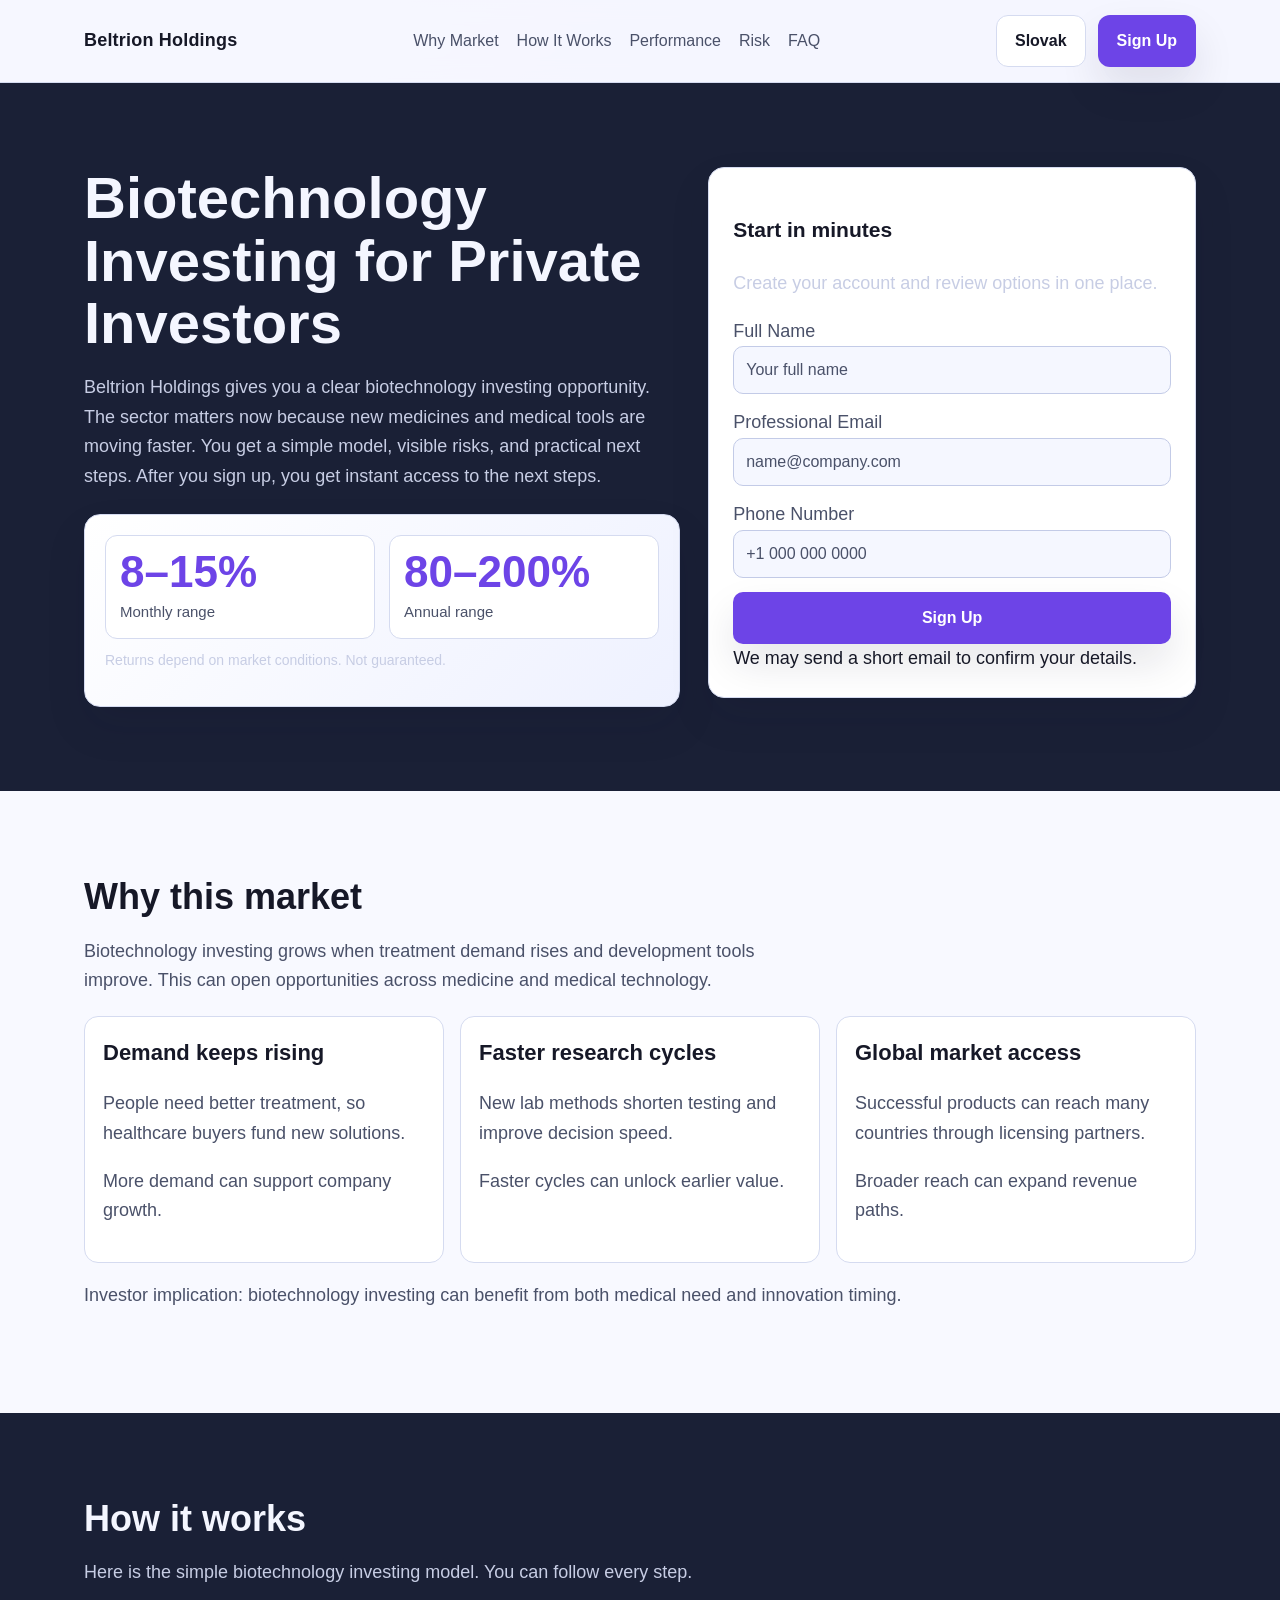
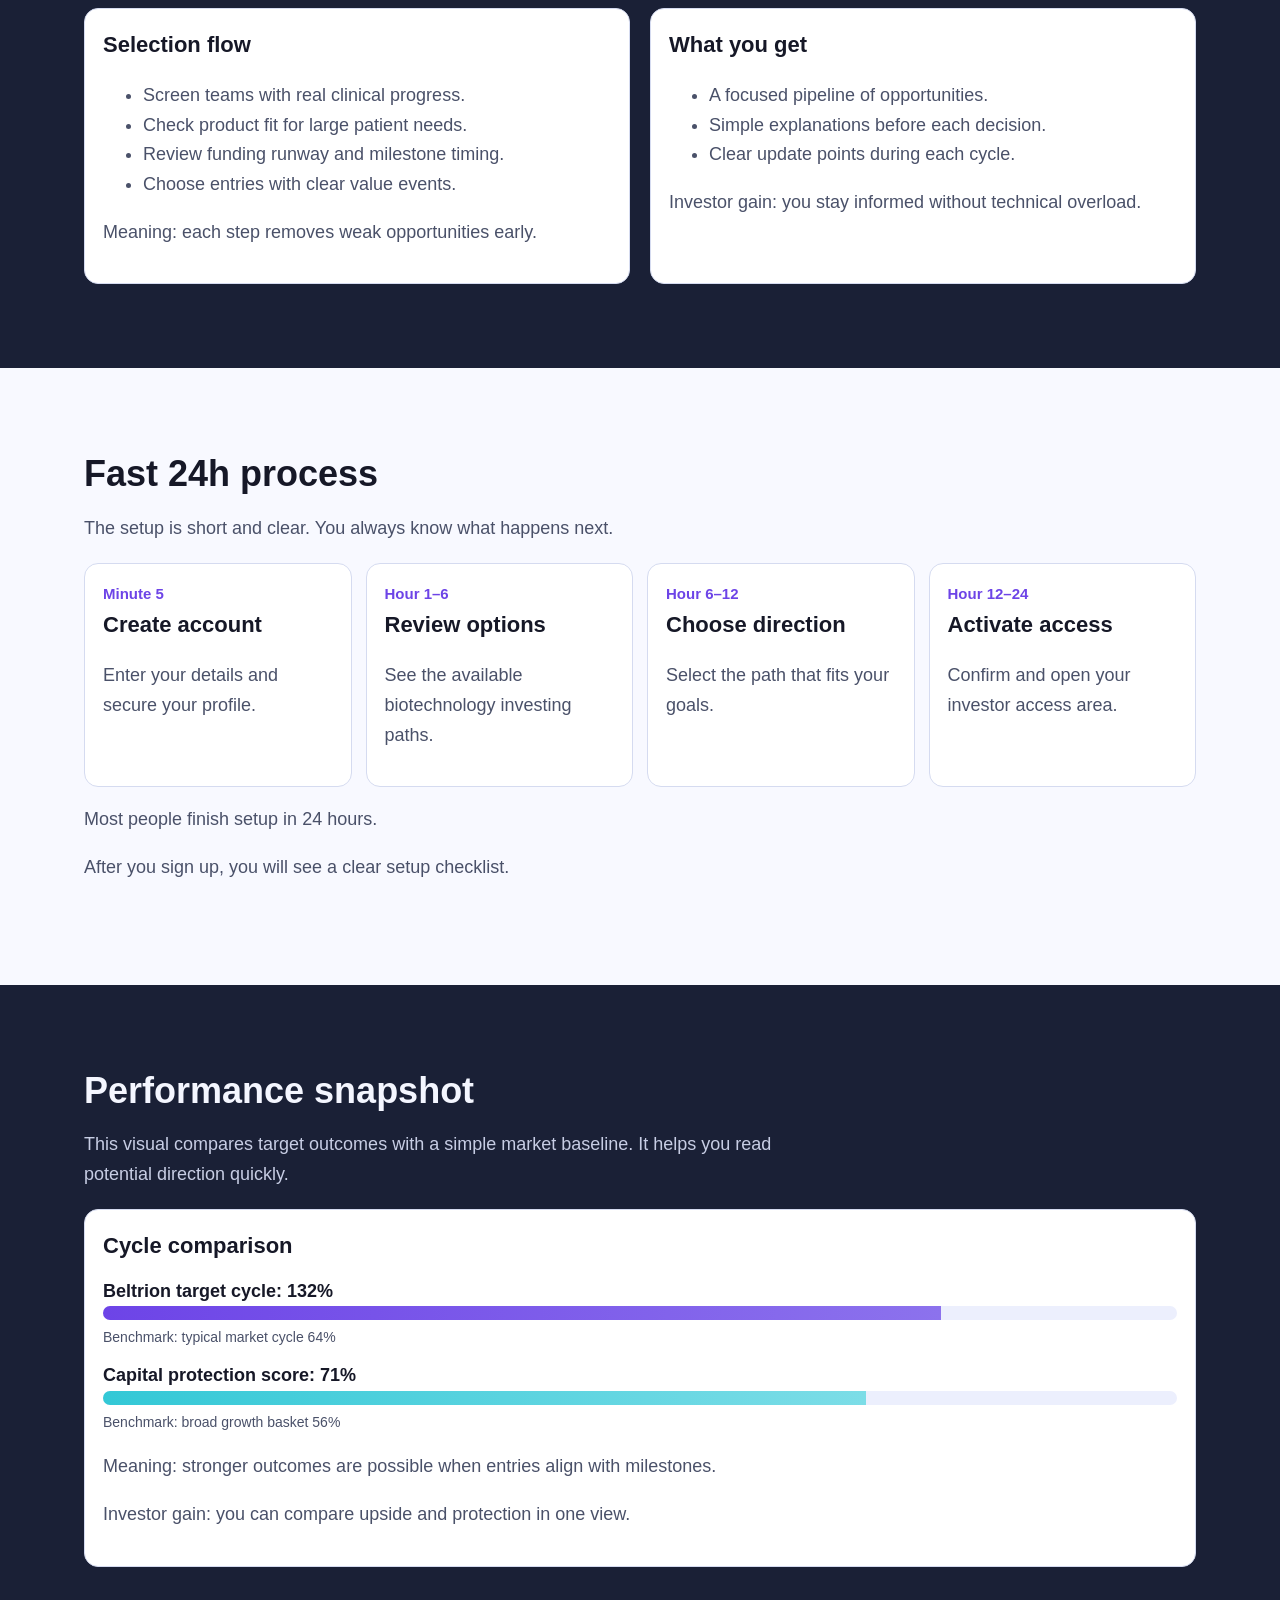
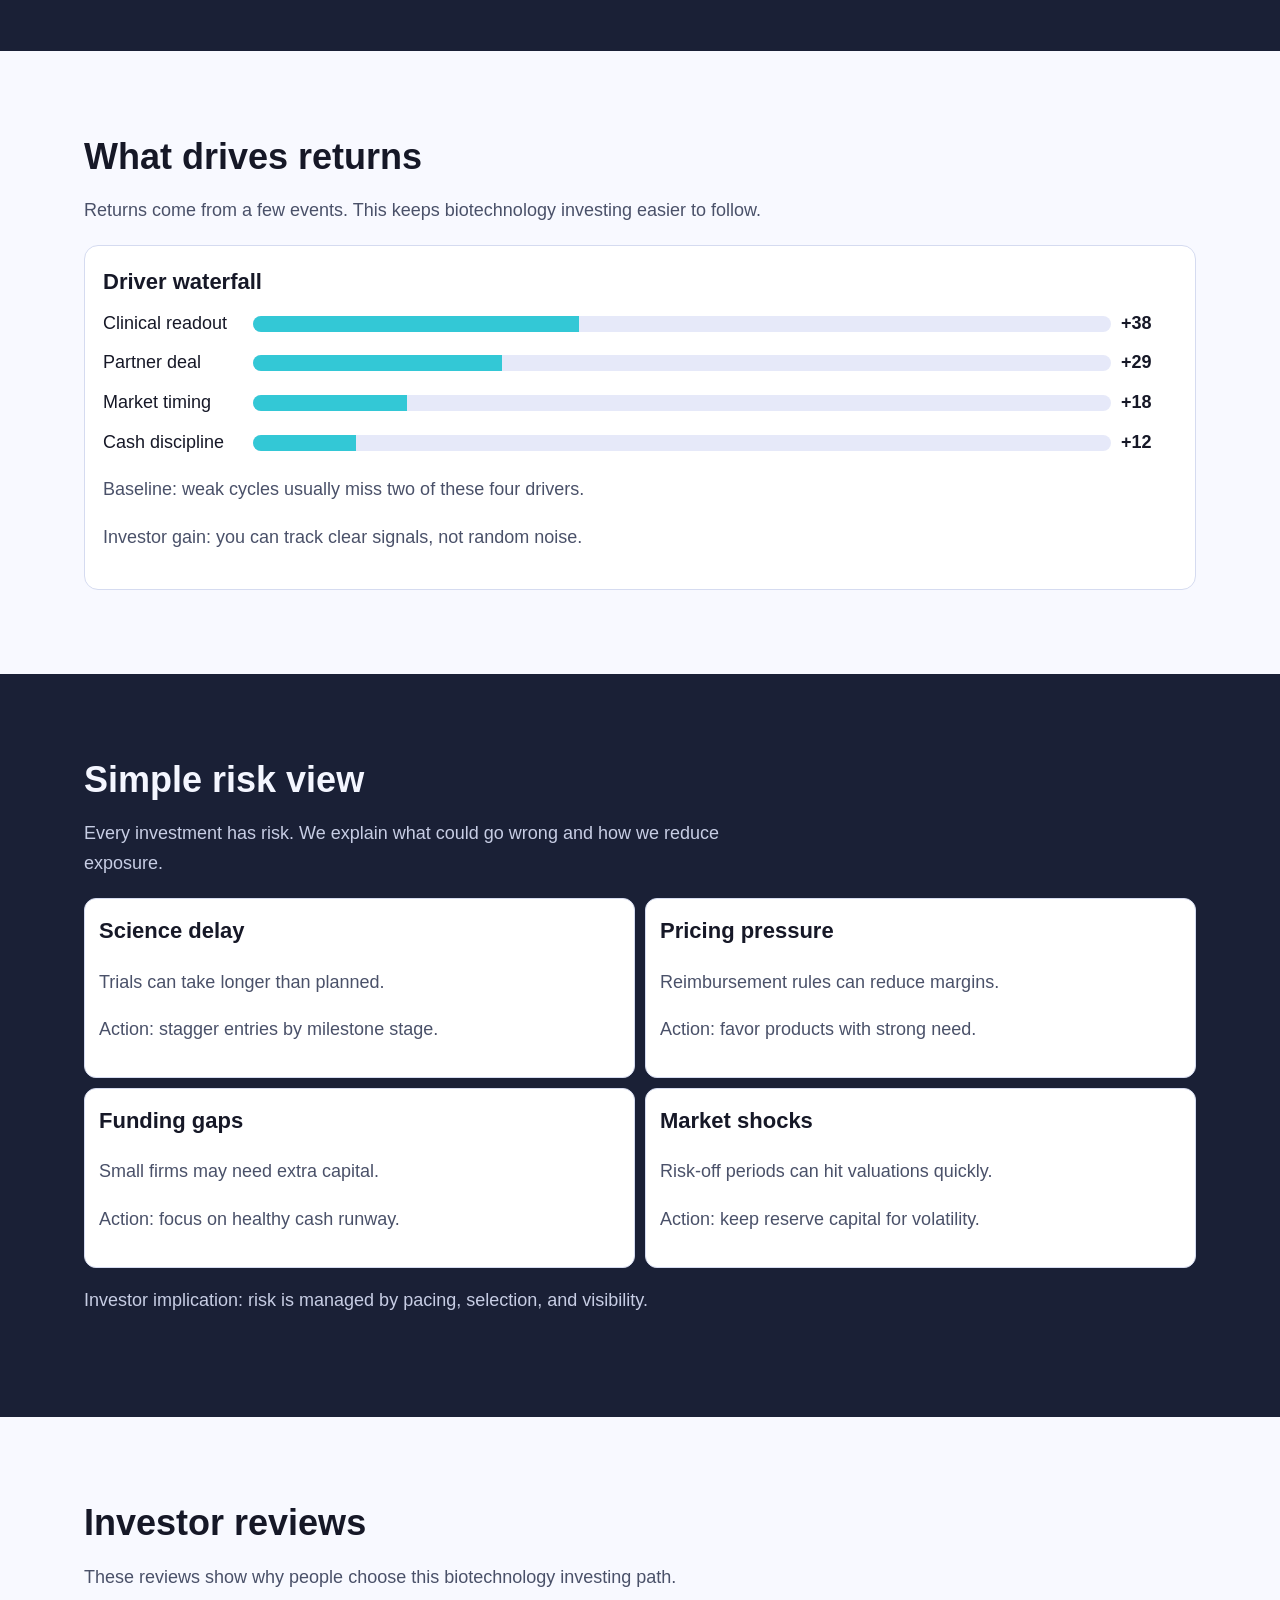
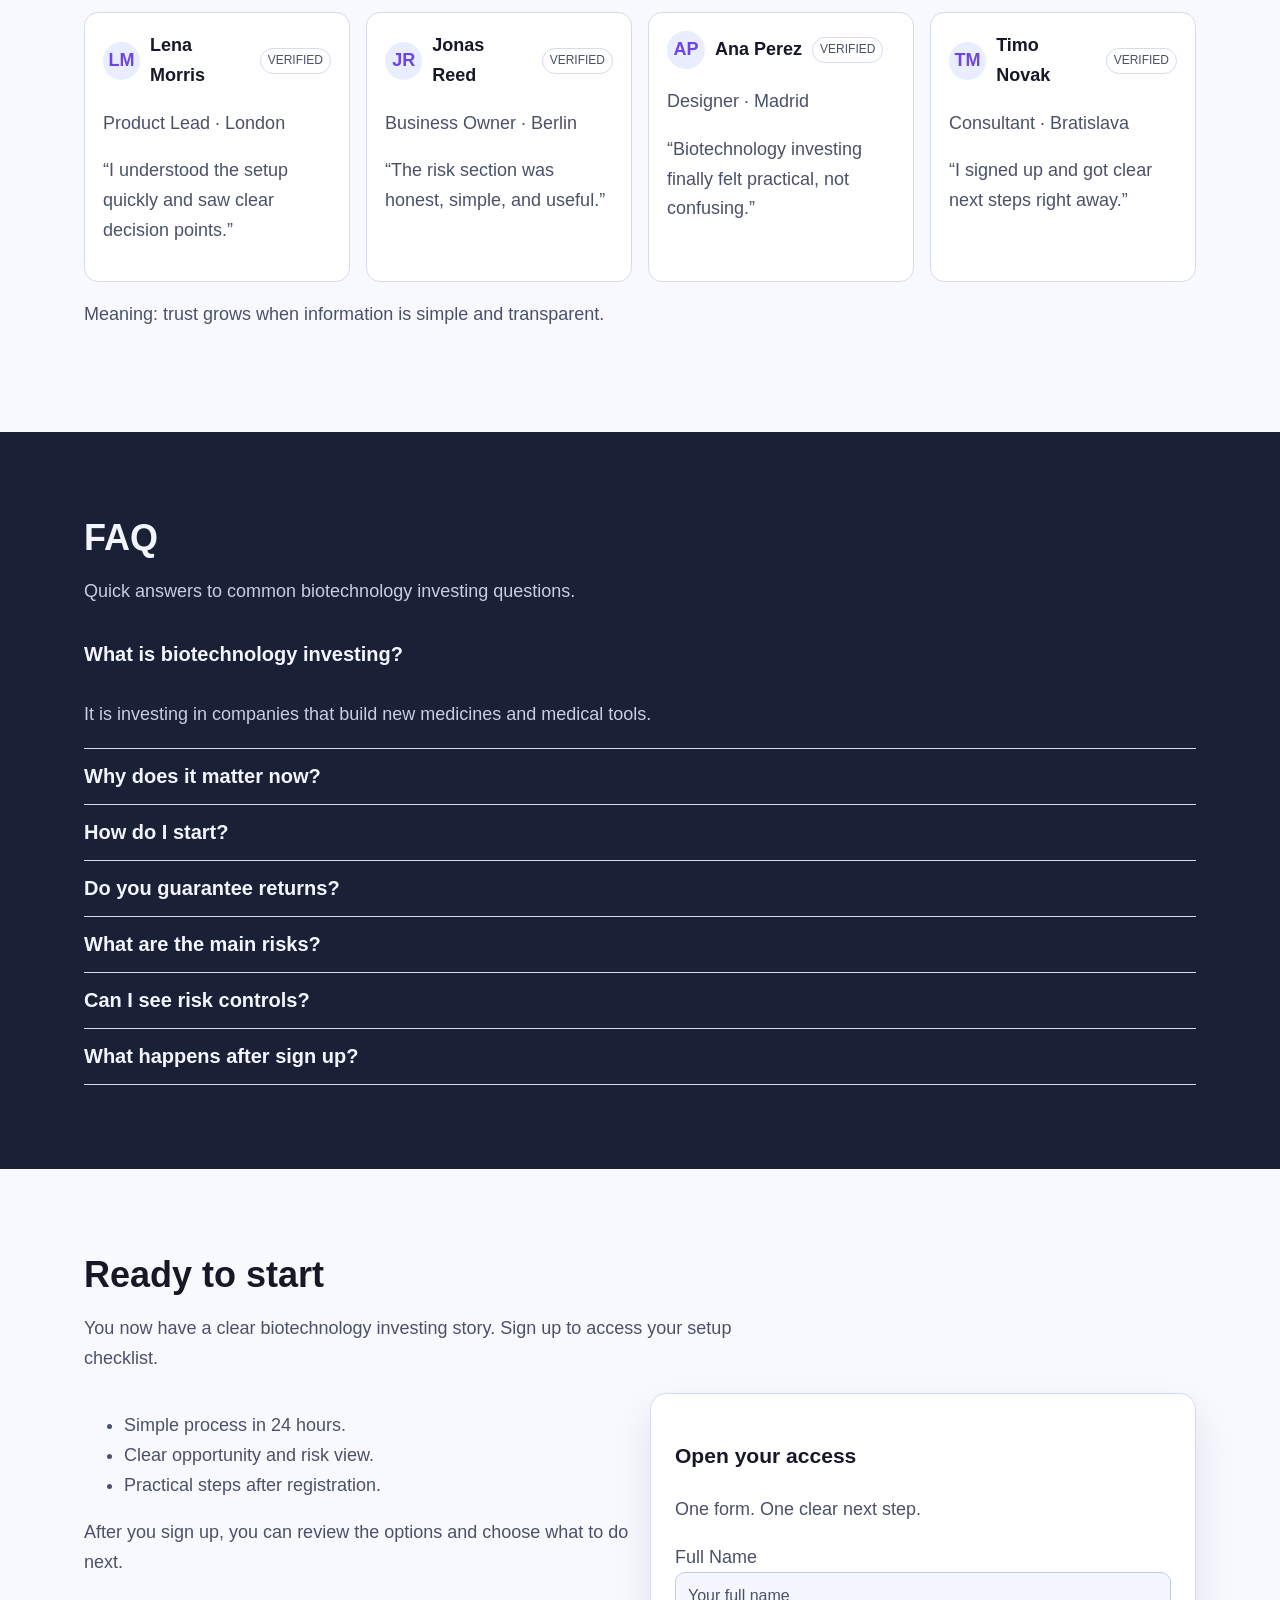
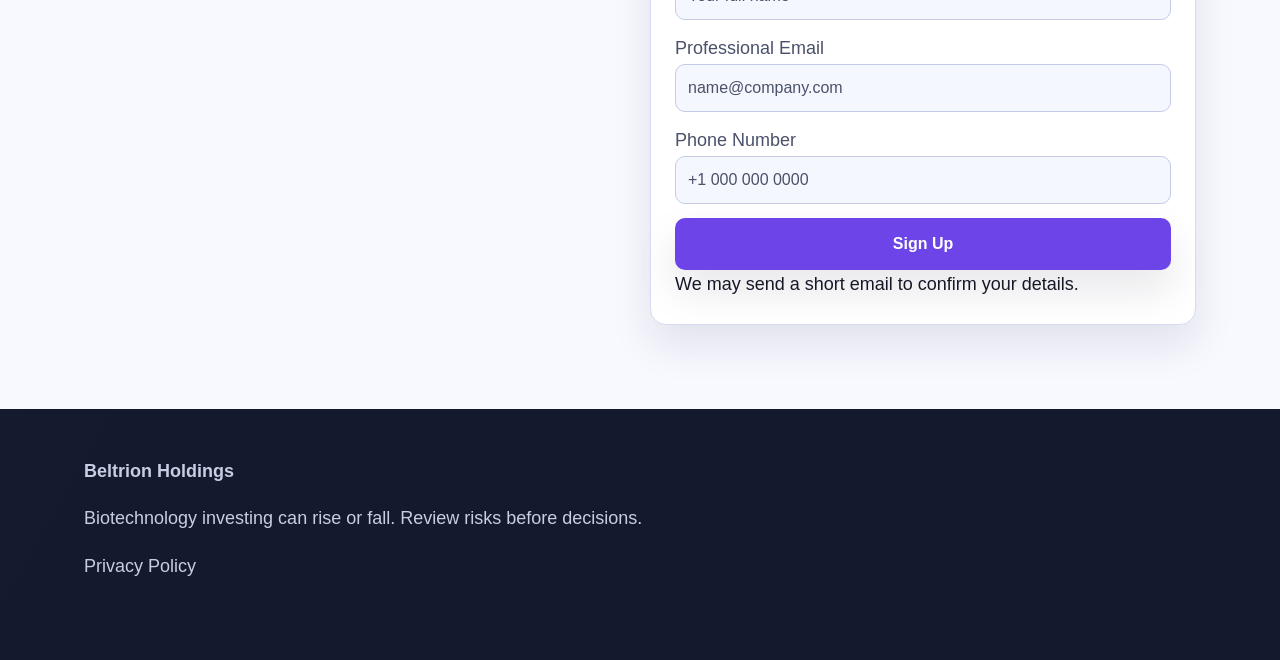
<file: sk/index.html>
<!-- DESIGN SEED: 4721 -->
<!doctype html>
<html lang="en">
<head>
  <meta charset="UTF-8" />
  <meta name="viewport" content="width=device-width, initial-scale=1.0" />
  <title>Beltrion Holdings | Biotechnology Investing for Private Investors (Slovak)</title>
  <meta name="description" content="Biotechnology investing for private investors. Learn the model, risks, and next steps in simple English." />
  <link rel="canonical" href="https://beltrionholdings.com/sk/index.html" />
  <link rel="alternate" hreflang="en" href="https://beltrionholdings.com/" />
<link rel="alternate" hreflang="de" href="https://beltrionholdings.com/de/index.html" />
<link rel="alternate" hreflang="fr" href="https://beltrionholdings.com/fr/index.html" />
<link rel="alternate" hreflang="es" href="https://beltrionholdings.com/es/index.html" />
<link rel="alternate" hreflang="it" href="https://beltrionholdings.com/it/index.html" />
<link rel="alternate" hreflang="tr" href="https://beltrionholdings.com/tr/index.html" />
<link rel="alternate" hreflang="pt" href="https://beltrionholdings.com/pt/index.html" />
<link rel="alternate" hreflang="ja" href="https://beltrionholdings.com/jp/index.html" />
<link rel="alternate" hreflang="sk" href="https://beltrionholdings.com/sk/index.html" />
<link rel="alternate" hreflang="nl-BE" href="https://beltrionholdings.com/be/index.html" />
<link rel="alternate" hreflang="x-default" href="https://beltrionholdings.com/" />
  <meta property="og:title" content="Beltrion Holdings | Biotechnology Investing" />
  <meta property="og:description" content="A clear biotechnology investing story for private investors." />
  <meta property="og:type" content="website" />
  <meta property="og:url" content="https://beltrionholdings.com/sk/index.html" />
  <meta name="twitter:card" content="summary_large_image" />
  <meta name="twitter:title" content="Beltrion Holdings | Biotechnology Investing" />
  <meta name="twitter:description" content="See how biotechnology investing works and what happens after sign up." />
  <link rel="stylesheet" href="../assets/style.css" />
  <script defer src="../assets/app.js"></script>
</head>
<body class="page-bg">
<header class="header">
  <div class="container nav-shell">
    <a class="brand" href="../index.html">Beltrion Holdings</a>
    <nav class="nav-links" aria-label="Main">
      <a href="#market">Why Market</a><a href="#model">How It Works</a><a href="#metrics">Performance</a><a href="#risk">Risk</a><a href="#faq">FAQ</a>
    </nav>
    <div class="header-actions">
      <div class="lang-wrap">
        <button class="lang-toggle" aria-label="Current language">Slovak</button>
        <div class="lang-menu" role="menu"><a href="../index.html"><svg class="flag" viewBox="0 0 18 12" aria-hidden="true"><rect width="18" height="12" fill="#d9d9d9"/></svg><span>English</span></a>
<a href="../de/index.html"><svg class="flag" viewBox="0 0 18 12" aria-hidden="true"><rect width="18" height="12" fill="#d9d9d9"/></svg><span>Deutsch</span></a>
<a href="../fr/index.html"><svg class="flag" viewBox="0 0 18 12" aria-hidden="true"><rect width="18" height="12" fill="#d9d9d9"/></svg><span>Français</span></a>
<a href="../es/index.html"><svg class="flag" viewBox="0 0 18 12" aria-hidden="true"><rect width="18" height="12" fill="#d9d9d9"/></svg><span>Español</span></a>
<a href="../it/index.html"><svg class="flag" viewBox="0 0 18 12" aria-hidden="true"><rect width="18" height="12" fill="#d9d9d9"/></svg><span>Italiano</span></a>
<a href="../tr/index.html"><svg class="flag" viewBox="0 0 18 12" aria-hidden="true"><rect width="18" height="12" fill="#d9d9d9"/></svg><span>Türkçe</span></a>
<a href="../pt/index.html"><svg class="flag" viewBox="0 0 18 12" aria-hidden="true"><rect width="18" height="12" fill="#d9d9d9"/></svg><span>Português</span></a>
<a href="../jp/index.html"><svg class="flag" viewBox="0 0 18 12" aria-hidden="true"><rect width="18" height="12" fill="#d9d9d9"/></svg><span>日本語</span></a>
<a href="../sk/index.html"><svg class="flag" viewBox="0 0 18 12" aria-hidden="true"><rect width="18" height="12" fill="#d9d9d9"/></svg><span>Slovak</span></a>
<a href="../be/index.html"><svg class="flag" viewBox="0 0 18 12" aria-hidden="true"><rect width="18" height="12" fill="#d9d9d9"/></svg><span>Nederlands (BE)</span></a></div>
      </div>
      <a class="btn btn-primary" href="#signup-final">Sign Up</a>
      <button class="burger" aria-label="Open menu">Menu</button>
    </div>
  </div>
</header>

<div class="drawer-backdrop"></div>
<aside class="drawer" aria-label="Mobile menu">
  <button class="icon-btn drawer-close" aria-label="Close menu">✕</button>
  <p><a href="#market">Why Market</a></p><p><a href="#model">How It Works</a></p><p><a href="#metrics">Performance</a></p><p><a href="#risk">Risk</a></p><p><a href="#faq">FAQ</a></p>
  <div class="lang-wrap">
    <button class="lang-toggle">Slovak</button>
    <div class="lang-menu"><a href="../index.html"><svg class="flag" viewBox="0 0 18 12" aria-hidden="true"><rect width="18" height="12" fill="#d9d9d9"/></svg><span>English</span></a>
<a href="../de/index.html"><svg class="flag" viewBox="0 0 18 12" aria-hidden="true"><rect width="18" height="12" fill="#d9d9d9"/></svg><span>Deutsch</span></a>
<a href="../fr/index.html"><svg class="flag" viewBox="0 0 18 12" aria-hidden="true"><rect width="18" height="12" fill="#d9d9d9"/></svg><span>Français</span></a>
<a href="../es/index.html"><svg class="flag" viewBox="0 0 18 12" aria-hidden="true"><rect width="18" height="12" fill="#d9d9d9"/></svg><span>Español</span></a>
<a href="../it/index.html"><svg class="flag" viewBox="0 0 18 12" aria-hidden="true"><rect width="18" height="12" fill="#d9d9d9"/></svg><span>Italiano</span></a>
<a href="../tr/index.html"><svg class="flag" viewBox="0 0 18 12" aria-hidden="true"><rect width="18" height="12" fill="#d9d9d9"/></svg><span>Türkçe</span></a>
<a href="../pt/index.html"><svg class="flag" viewBox="0 0 18 12" aria-hidden="true"><rect width="18" height="12" fill="#d9d9d9"/></svg><span>Português</span></a>
<a href="../jp/index.html"><svg class="flag" viewBox="0 0 18 12" aria-hidden="true"><rect width="18" height="12" fill="#d9d9d9"/></svg><span>日本語</span></a>
<a href="../sk/index.html"><svg class="flag" viewBox="0 0 18 12" aria-hidden="true"><rect width="18" height="12" fill="#d9d9d9"/></svg><span>Slovak</span></a>
<a href="../be/index.html"><svg class="flag" viewBox="0 0 18 12" aria-hidden="true"><rect width="18" height="12" fill="#d9d9d9"/></svg><span>Nederlands (BE)</span></a></div>
  </div>
  <p><a class="btn btn-primary" href="#signup-final">Sign Up</a></p>
</aside>

<main>
<section class="section dark">
  <div class="container hero-grid reveal">
    <div>
      <h1>Biotechnology Investing for Private Investors</h1>
      <p class="hero-intro">Beltrion Holdings gives you a clear biotechnology investing opportunity. The sector matters now because new medicines and medical tools are moving faster. You get a simple model, visible risks, and practical next steps. After you sign up, you get instant access to the next steps.</p>
      <div class="performance-panel">
        <div class="perf-grid">
          <div class="metric-box"><div class="metric-value">8–15%</div><div class="metric-label">Monthly range</div></div>
          <div class="metric-box"><div class="metric-value">80–200%</div><div class="metric-label">Annual range</div></div>
        </div>
        <p class="metric-note">Returns depend on market conditions. Not guaranteed.</p>
      </div>
    </div>
    <form class="form-card" id="signup-hero">
      <h3>Start in minutes</h3>
      <p class="form-sub">Create your account and review options in one place.</p>
      <div class="form-stack">
        <label>Full Name<input type="text" placeholder="Your full name" required /></label>
        <label>Professional Email<input type="email" placeholder="name@company.com" required /></label>
        <label>Phone Number<input type="tel" placeholder="+1 000 000 0000" required /></label>
        <button class="btn btn-primary" type="submit">Sign Up</button>
      </div>
      <small>We may send a short email to confirm your details.</small>
    </form>
  </div>
</section>

<section class="section light" id="market"><div class="container reveal"><div class="section-head"><h2>Why this market</h2><p>Biotechnology investing grows when treatment demand rises and development tools improve. This can open opportunities across medicine and medical technology.</p></div>
<div class="grid-3"><article class="card"><h3>Demand keeps rising</h3><p>People need better treatment, so healthcare buyers fund new solutions.</p><p class="muted">More demand can support company growth.</p></article><article class="card"><h3>Faster research cycles</h3><p>New lab methods shorten testing and improve decision speed.</p><p class="muted">Faster cycles can unlock earlier value.</p></article><article class="card"><h3>Global market access</h3><p>Successful products can reach many countries through licensing partners.</p><p class="muted">Broader reach can expand revenue paths.</p></article></div>
<p>Investor implication: biotechnology investing can benefit from both medical need and innovation timing.</p></div></section>

<section class="section dark" id="model"><div class="container reveal"><div class="section-head"><h2>How it works</h2><p>Here is the simple biotechnology investing model. You can follow every step.</p></div>
<div class="split"><div class="card"><h3>Selection flow</h3><ul><li>Screen teams with real clinical progress.</li><li>Check product fit for large patient needs.</li><li>Review funding runway and milestone timing.</li><li>Choose entries with clear value events.</li></ul><p class="muted">Meaning: each step removes weak opportunities early.</p></div>
<div class="card"><h3>What you get</h3><ul><li>A focused pipeline of opportunities.</li><li>Simple explanations before each decision.</li><li>Clear update points during each cycle.</li></ul><p class="muted">Investor gain: you stay informed without technical overload.</p></div></div></div></section>

<section class="section light" id="process"><div class="container reveal"><div class="section-head"><h2>Fast 24h process</h2><p>The setup is short and clear. You always know what happens next.</p></div>
<div class="steps"><div class="card"><div class="step-time">Minute 5</div><h3>Create account</h3><p>Enter your details and secure your profile.</p></div><div class="card"><div class="step-time">Hour 1–6</div><h3>Review options</h3><p>See the available biotechnology investing paths.</p></div><div class="card"><div class="step-time">Hour 6–12</div><h3>Choose direction</h3><p>Select the path that fits your goals.</p></div><div class="card"><div class="step-time">Hour 12–24</div><h3>Activate access</h3><p>Confirm and open your investor access area.</p></div></div>
<p>Most people finish setup in 24 hours.</p><p>After you sign up, you will see a clear setup checklist.</p></div></section>

<section class="section dark" id="metrics"><div class="container reveal"><div class="section-head"><h2>Performance snapshot</h2><p>This visual compares target outcomes with a simple market baseline. It helps you read potential direction quickly.</p></div>
<div class="card compare-bars"><h3>Cycle comparison</h3><div class="row"><strong>Beltrion target cycle: 132%</strong><div class="bar-track"><div class="bar-a" style="width:78%"></div></div><div class="baseline">Benchmark: typical market cycle 64%</div></div><div class="row"><strong>Capital protection score: 71%</strong><div class="bar-track"><div class="bar-b" style="width:71%"></div></div><div class="baseline">Benchmark: broad growth basket 56%</div></div><p>Meaning: stronger outcomes are possible when entries align with milestones.</p><p>Investor gain: you can compare upside and protection in one view.</p></div>
</div></section>

<section class="section light" id="insights"><div class="container reveal"><div class="section-head"><h2>What drives returns</h2><p>Returns come from a few events. This keeps biotechnology investing easier to follow.</p></div>
<div class="card"><h3>Driver waterfall</h3><div class="waterfall"><div class="wf-row"><span>Clinical readout</span><div class="wf-bar"><div class="wf-fill" style="width:38%"></div></div><strong>+38</strong></div><div class="wf-row"><span>Partner deal</span><div class="wf-bar"><div class="wf-fill" style="width:29%"></div></div><strong>+29</strong></div><div class="wf-row"><span>Market timing</span><div class="wf-bar"><div class="wf-fill" style="width:18%"></div></div><strong>+18</strong></div><div class="wf-row"><span>Cash discipline</span><div class="wf-bar"><div class="wf-fill" style="width:12%"></div></div><strong>+12</strong></div></div><p>Baseline: weak cycles usually miss two of these four drivers.</p><p>Investor gain: you can track clear signals, not random noise.</p></div></div></section>

<section class="section dark" id="risk"><div class="container reveal"><div class="section-head"><h2>Simple risk view</h2><p>Every investment has risk. We explain what could go wrong and how we reduce exposure.</p></div>
<div class="risk-matrix"><div class="risk-cell card"><h3>Science delay</h3><p>Trials can take longer than planned.</p><p class="muted">Action: stagger entries by milestone stage.</p></div><div class="risk-cell card"><h3>Pricing pressure</h3><p>Reimbursement rules can reduce margins.</p><p class="muted">Action: favor products with strong need.</p></div><div class="risk-cell card"><h3>Funding gaps</h3><p>Small firms may need extra capital.</p><p class="muted">Action: focus on healthy cash runway.</p></div><div class="risk-cell card"><h3>Market shocks</h3><p>Risk-off periods can hit valuations quickly.</p><p class="muted">Action: keep reserve capital for volatility.</p></div></div>
<p>Investor implication: risk is managed by pacing, selection, and visibility.</p></div></section>

<section class="section light" id="reviews"><div class="container reveal"><div class="section-head"><h2>Investor reviews</h2><p>These reviews show why people choose this biotechnology investing path.</p></div>
<div class="grid-4">
<article class="card"><div class="review-head"><span class="avatar">LM</span><strong>Lena Morris</strong><span class="verified">VERIFIED</span></div><p class="muted">Product Lead · London</p><p>“I understood the setup quickly and saw clear decision points.”</p></article>
<article class="card"><div class="review-head"><span class="avatar">JR</span><strong>Jonas Reed</strong><span class="verified">VERIFIED</span></div><p class="muted">Business Owner · Berlin</p><p>“The risk section was honest, simple, and useful.”</p></article>
<article class="card"><div class="review-head"><span class="avatar">AP</span><strong>Ana Perez</strong><span class="verified">VERIFIED</span></div><p class="muted">Designer · Madrid</p><p>“Biotechnology investing finally felt practical, not confusing.”</p></article>
<article class="card"><div class="review-head"><span class="avatar">TM</span><strong>Timo Novak</strong><span class="verified">VERIFIED</span></div><p class="muted">Consultant · Bratislava</p><p>“I signed up and got clear next steps right away.”</p></article>
</div>
<p>Meaning: trust grows when information is simple and transparent.</p></div></section>

<section class="section dark" id="faq"><div class="container reveal"><div class="section-head"><h2>FAQ</h2><p>Quick answers to common biotechnology investing questions.</p></div>
<div class="faq-item"><button class="faq-q">What is biotechnology investing?</button><div class="faq-a"><p>It is investing in companies that build new medicines and medical tools.</p></div></div>
<div class="faq-item"><button class="faq-q">Why does it matter now?</button><div class="faq-a"><p>Research tools are faster, and global treatment demand is still growing.</p></div></div>
<div class="faq-item"><button class="faq-q">How do I start?</button><div class="faq-a"><p>Sign up, review options, and choose your next step from the checklist.</p></div></div>
<div class="faq-item"><button class="faq-q">Do you guarantee returns?</button><div class="faq-a"><p>No. Returns depend on market conditions and company progress.</p></div></div>
<div class="faq-item"><button class="faq-q">What are the main risks?</button><div class="faq-a"><p>Delays, funding gaps, and market shocks can affect outcomes.</p></div></div>
<div class="faq-item"><button class="faq-q">Can I see risk controls?</button><div class="faq-a"><p>Yes. We show pacing, diversification, and milestone checkpoints.</p></div></div>
<div class="faq-item"><button class="faq-q">What happens after sign up?</button><div class="faq-a"><p>After you sign up, you can review the options and choose what to do next.</p></div></div>
</div></section>

<section class="section light" id="signup-final"><div class="container reveal"><div class="section-head"><h2>Ready to start</h2><p>You now have a clear biotechnology investing story. Sign up to access your setup checklist.</p></div>
<div class="split"><div><ul><li>Simple process in 24 hours.</li><li>Clear opportunity and risk view.</li><li>Practical steps after registration.</li></ul><p>After you sign up, you can review the options and choose what to do next.</p></div>
<form class="form-card"><h3>Open your access</h3><p class="form-sub">One form. One clear next step.</p><div class="form-stack"><label>Full Name<input type="text" placeholder="Your full name" required /></label><label>Professional Email<input type="email" placeholder="name@company.com" required /></label><label>Phone Number<input type="tel" placeholder="+1 000 000 0000" required /></label><button class="btn btn-primary" type="submit">Sign Up</button></div><small>We may send a short email to confirm your details.</small></form></div></div></section>
</main>

<footer class="footer"><div class="container"><p><strong>Beltrion Holdings</strong></p><p>Biotechnology investing can rise or fall. Review risks before decisions.</p><p><a href="#" data-open-privacy>Privacy Policy</a></p></div></footer>

<div class="modal" id="privacy-modal" aria-modal="true" role="dialog" aria-label="Privacy Policy">
  <div class="modal-card">
    <div class="modal-head"><strong>Privacy Policy</strong><button class="icon-btn" data-close-privacy aria-label="Close policy">✕</button></div>
    <div class="modal-body">
      <h3>Introduction</h3><p>We explain what data we collect and how we use it.</p>
      <h3>Data collection</h3><p>We collect name, email, phone, device data, and form activity.</p>
      <h3>Legal basis</h3><p>We process data for service delivery, security, and legal obligations.</p>
      <h3>Cookies</h3><p>Cookies support session stability, analytics, and preference memory.</p>
      <h3>Retention</h3><p>We keep data only as long as needed for operations or law.</p>
      <h3>Third-party sharing</h3><p>We may share limited data with trusted providers that host core services.</p>
      <h3>Security</h3><p>We use access controls, encryption in transit, and monitoring.</p>
      <h3>User rights</h3><p>You can request access, correction, export, or deletion where permitted.</p>
      <h3>International transfers</h3><p>Some providers process data across borders with safeguards.</p>
      <h3>Industry risk disclosure</h3><p>Digital systems may face outages, delays, or unauthorized attempts.</p>
      <h3>Contact</h3><p>Email: privacy@beltrionholdings.com</p>
    </div>
    <div class="modal-foot"><button class="btn" data-close-privacy>Close</button><span></span></div>
  </div>
</div>

<script type="application/ld+json">{"@context":"https://schema.org","@type":"Organization","name":"Beltrion Holdings","url":"https://beltrionholdings.com"}</script>
<script type="application/ld+json">{"@context":"https://schema.org","@type":"WebSite","name":"Beltrion Holdings","url":"https://beltrionholdings.com"}</script>
<script type="application/ld+json">{"@context":"https://schema.org","@type":"Review","author":{"@type":"Person","name":"Lena Morris"},"reviewRating":{"@type":"Rating","ratingValue":"5"},"reviewBody":"I understood the setup quickly and saw clear decision points."}</script>
<script type="application/ld+json">{"@context":"https://schema.org","@type":"FAQPage","mainEntity":[{"@type":"Question","name":"What is biotechnology investing?","acceptedAnswer":{"@type":"Answer","text":"It is investing in companies that build new medicines and medical tools."}},{"@type":"Question","name":"How do I start?","acceptedAnswer":{"@type":"Answer","text":"Sign up, review options, and choose your next step."}}]}</script>
</body></html>
</file>
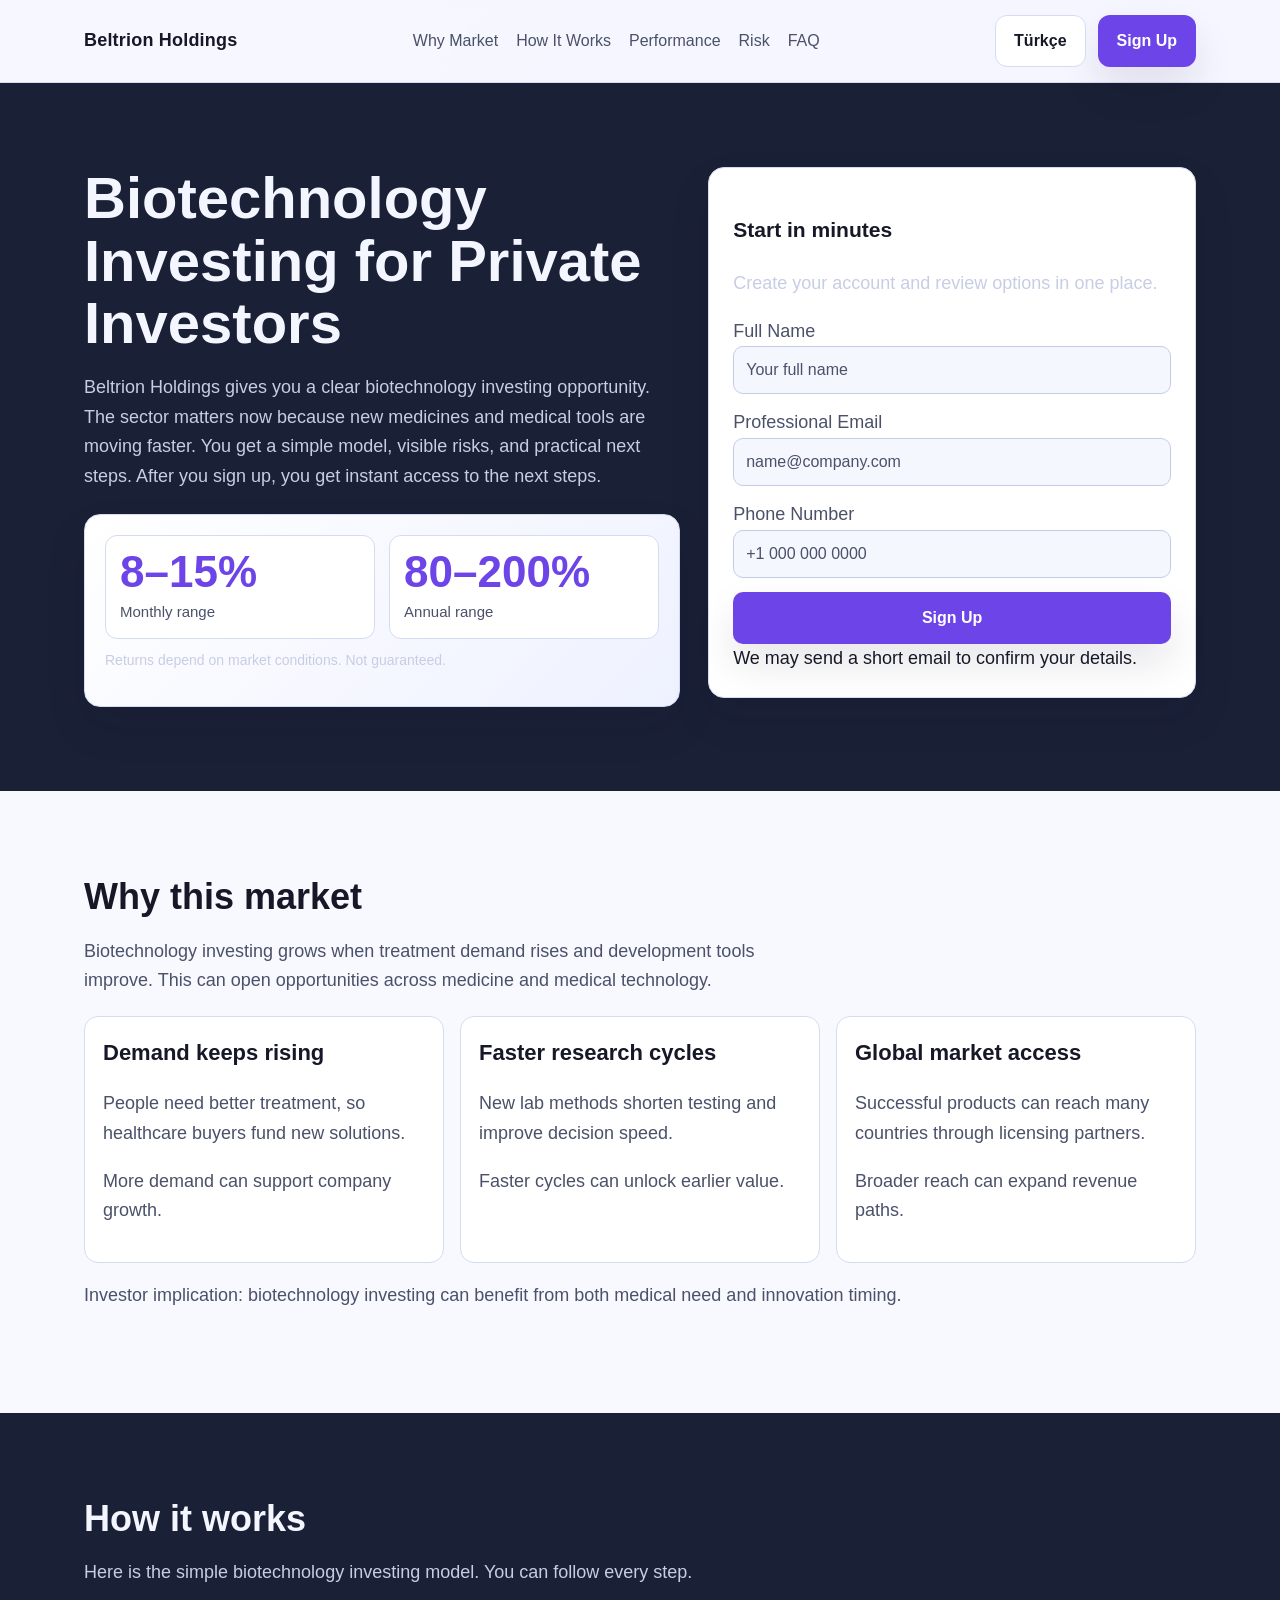
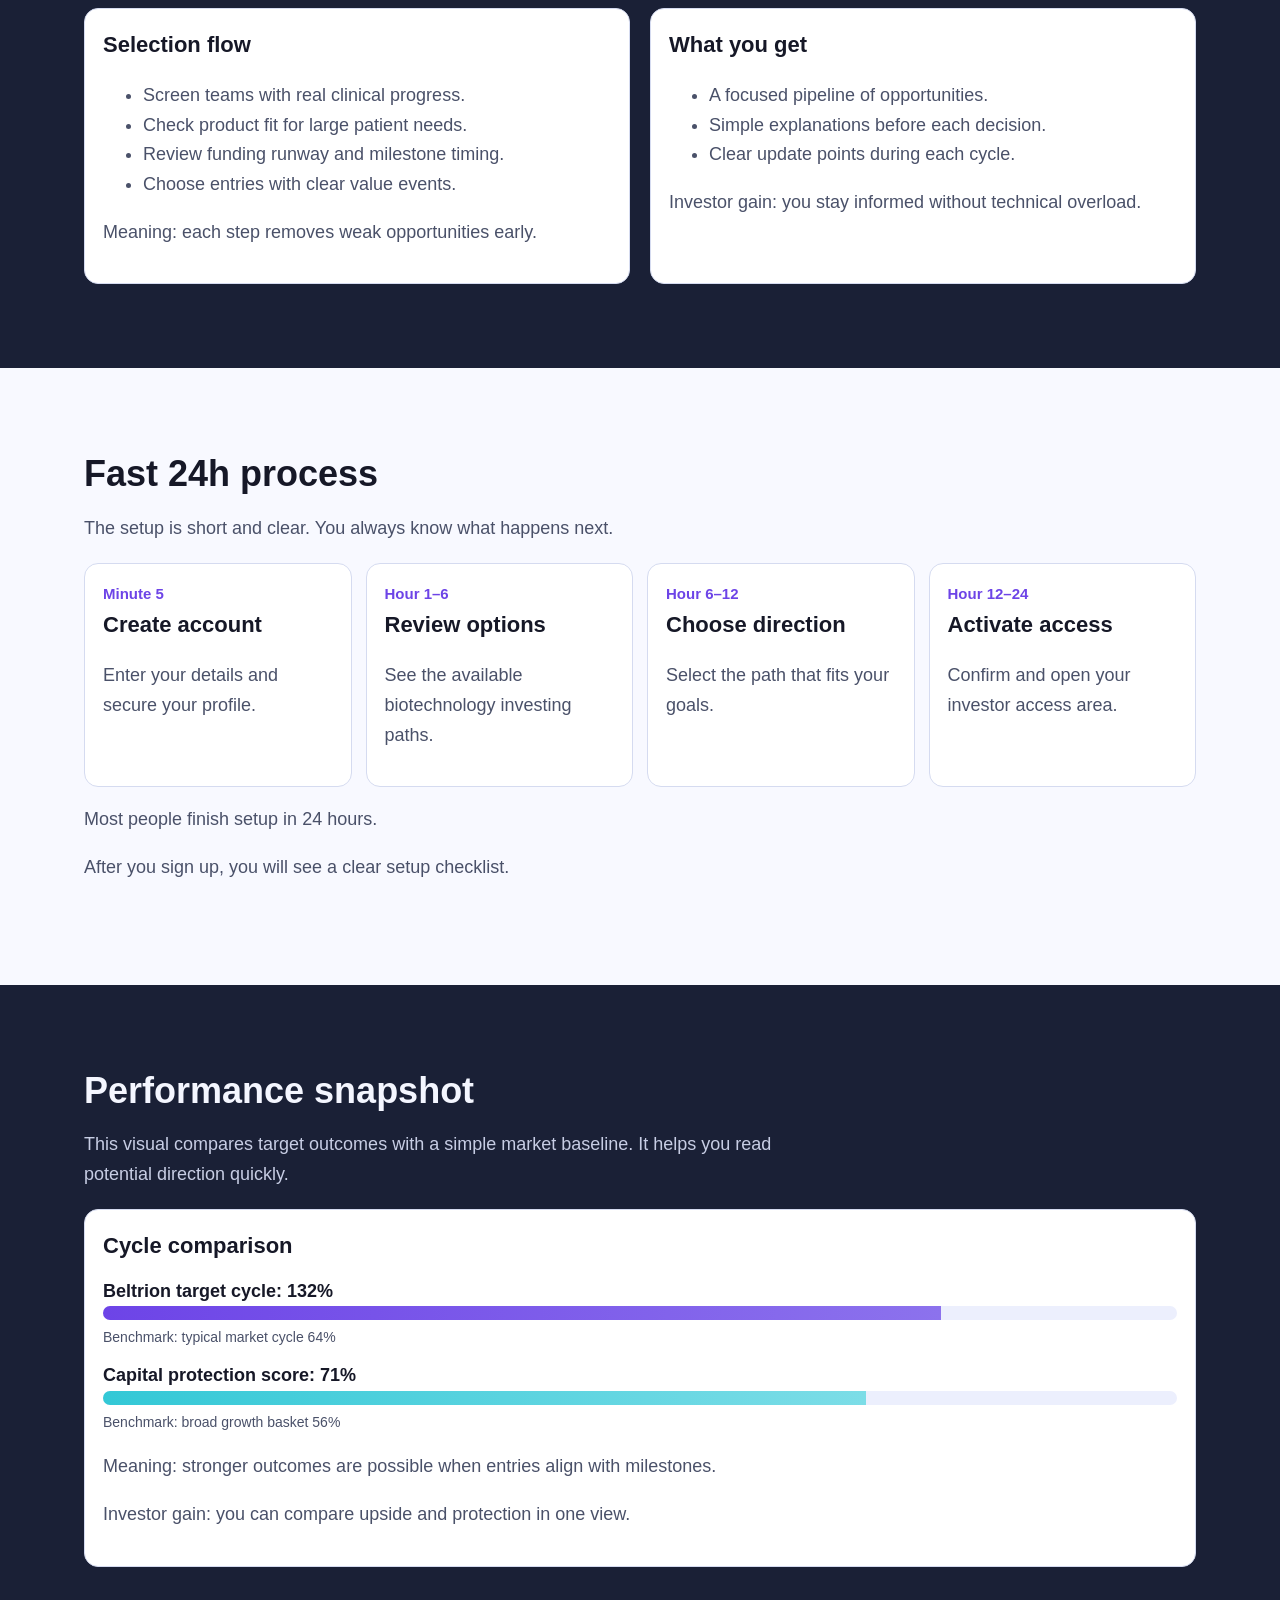
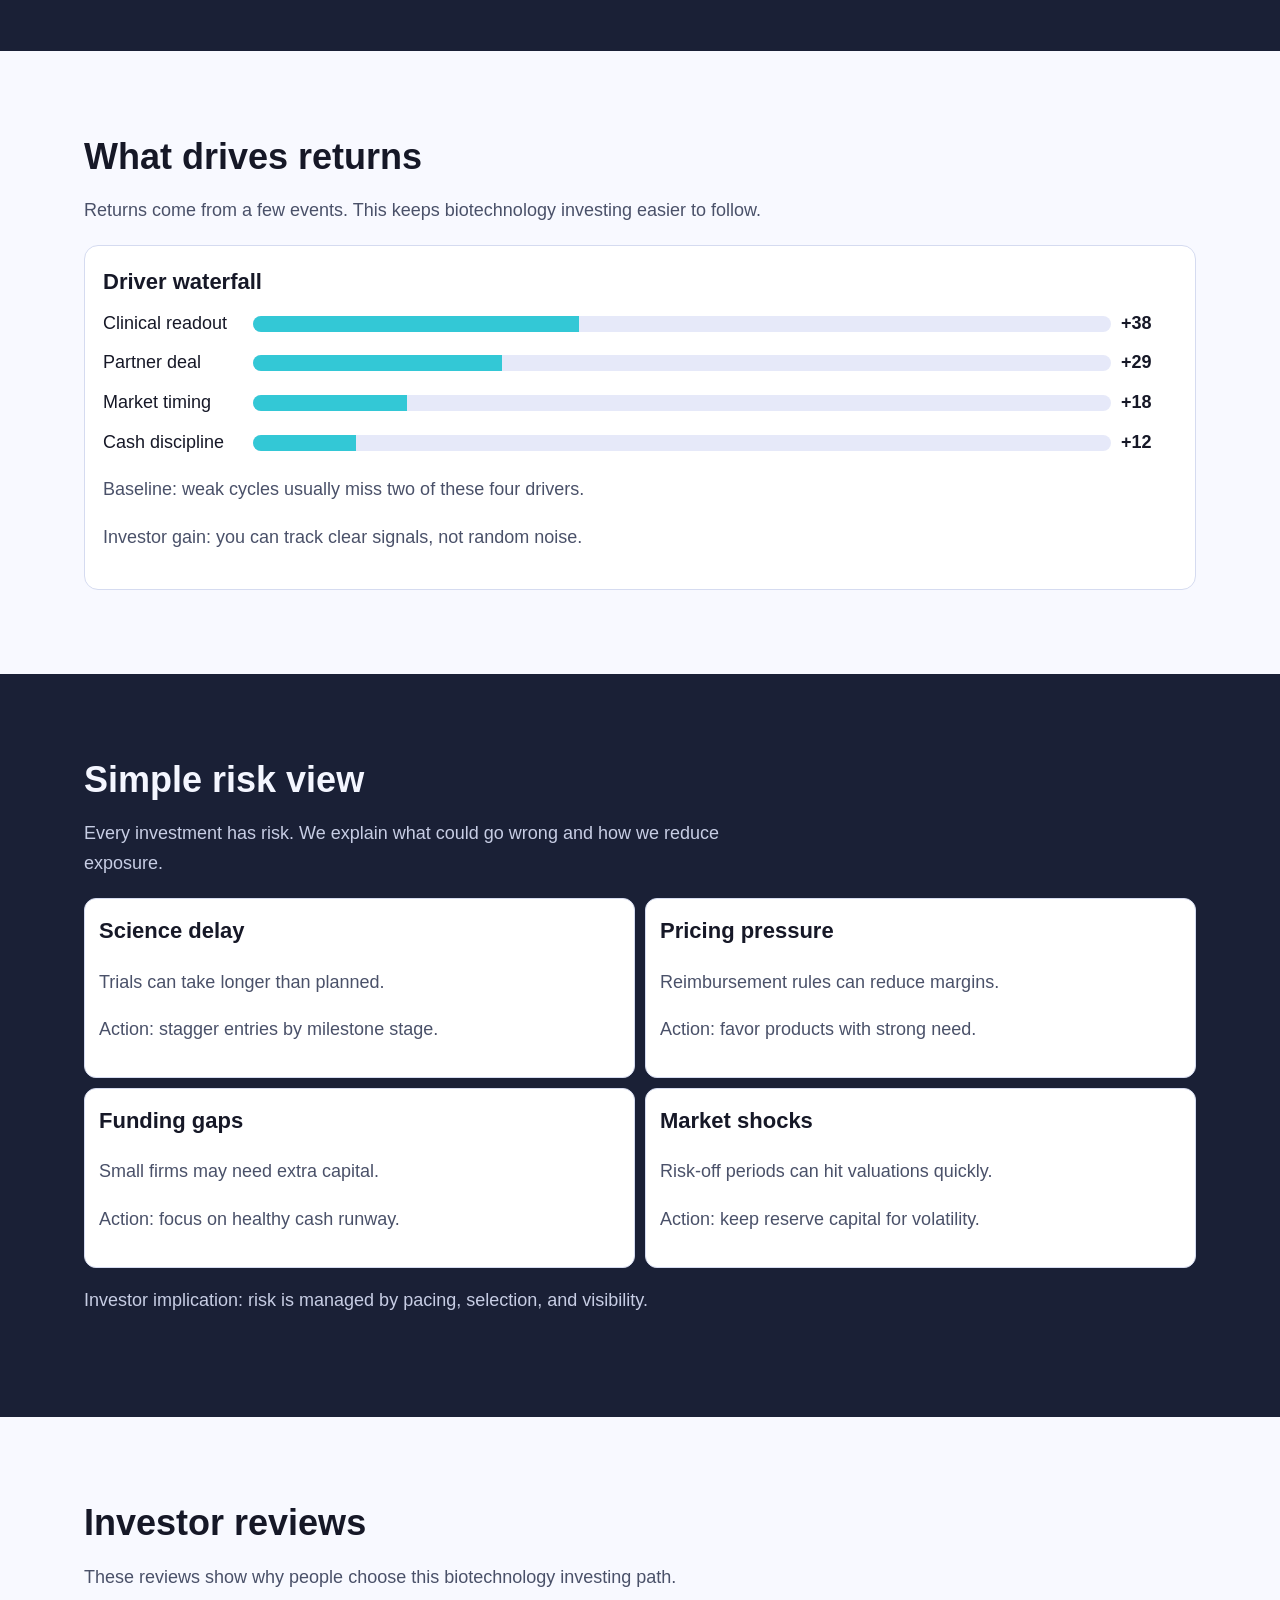
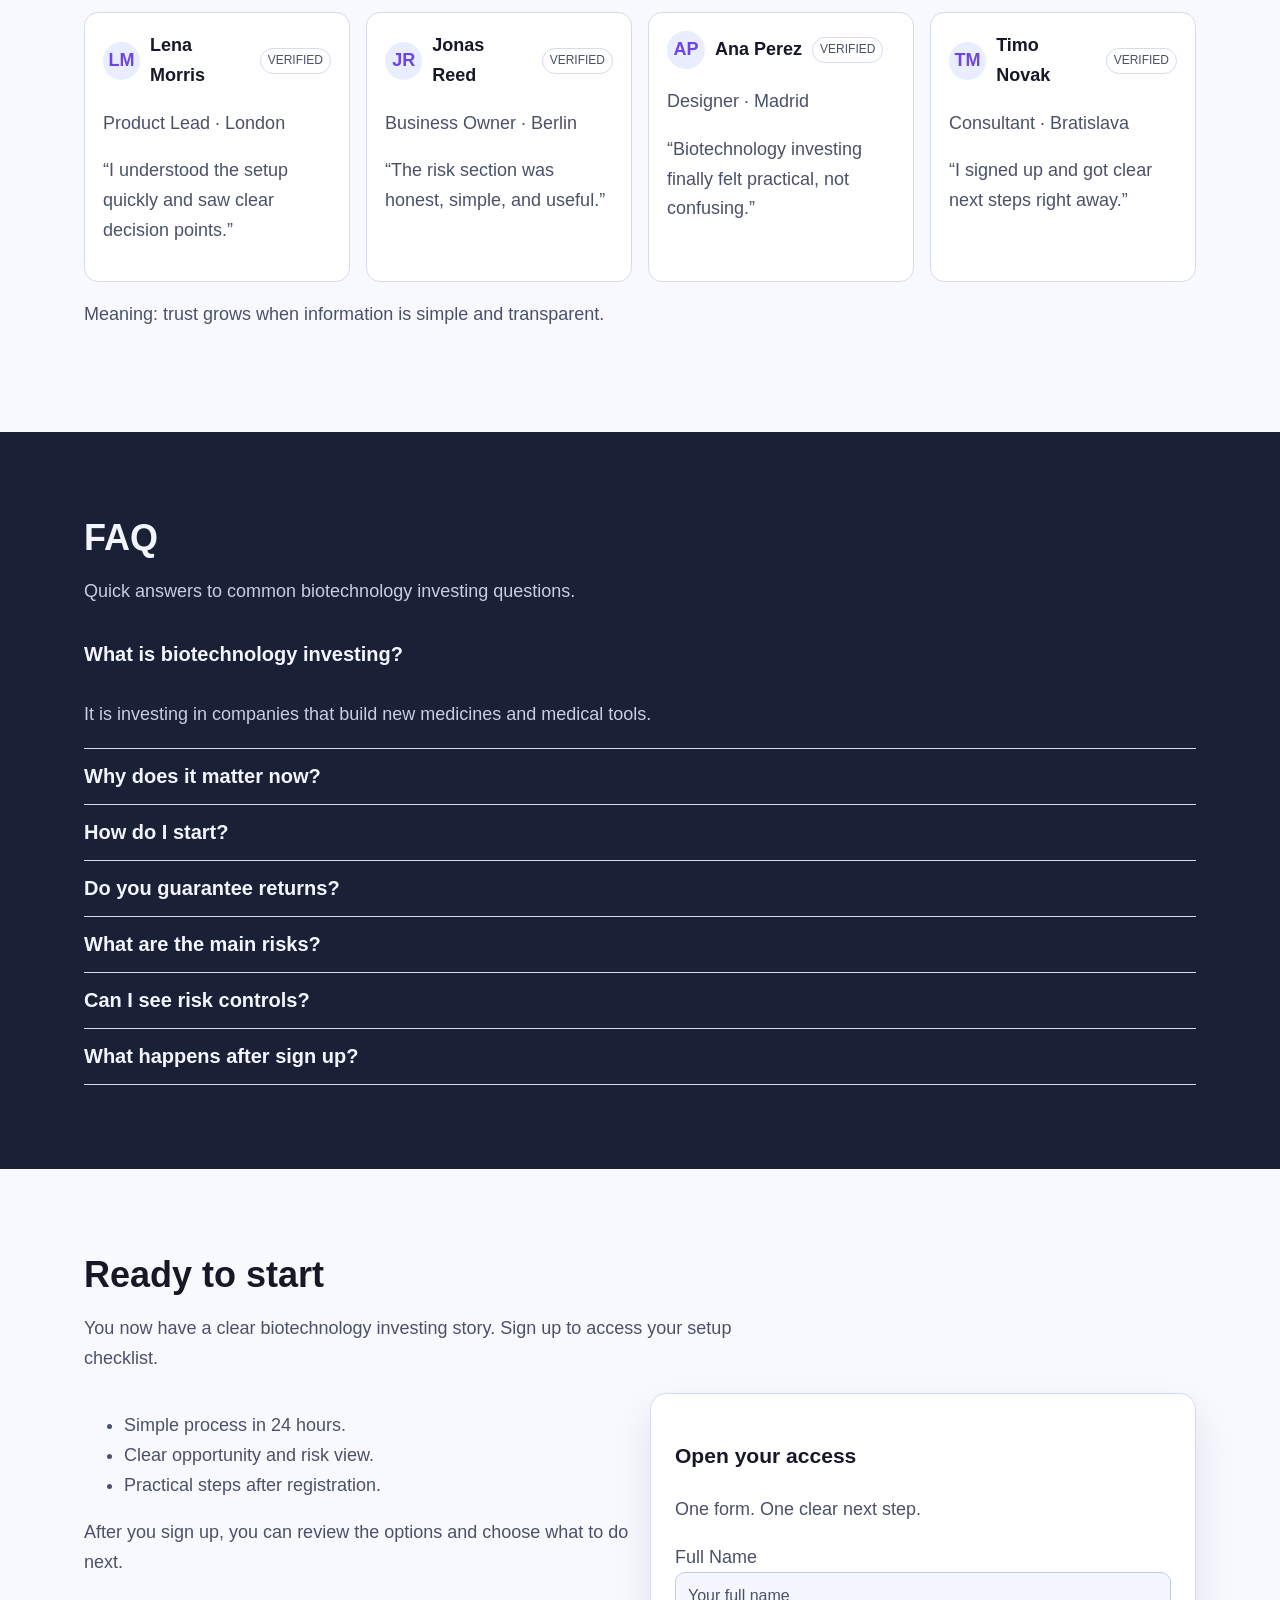
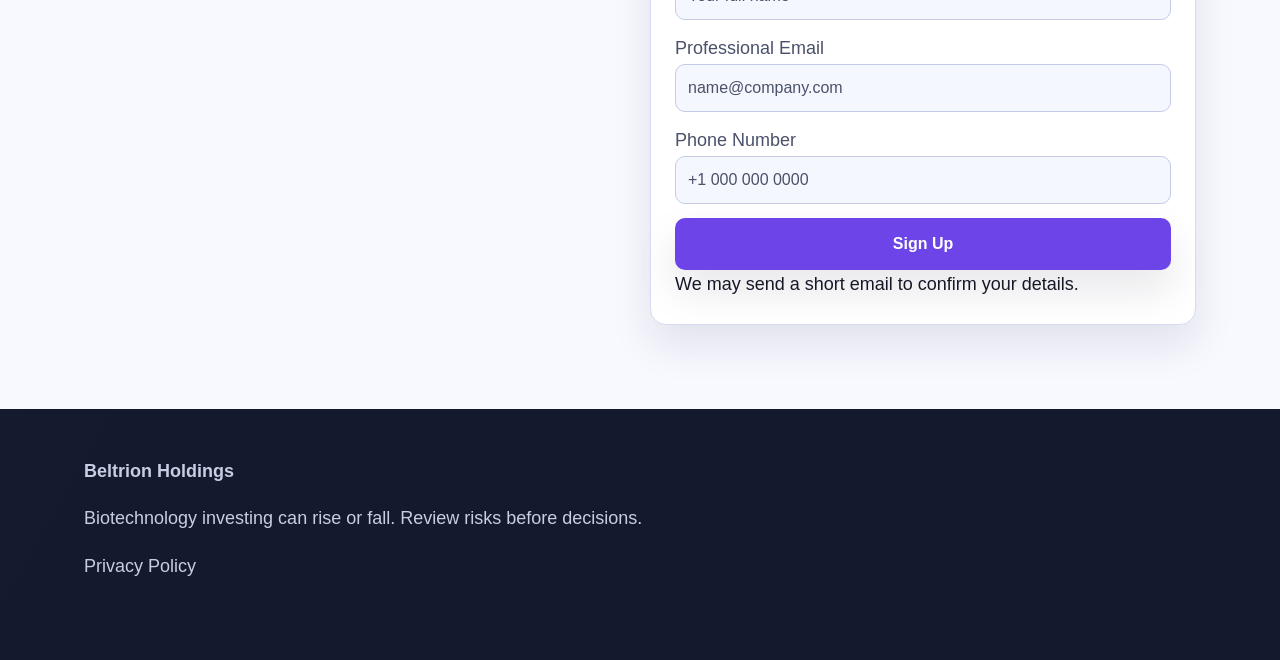
<file: tr/index.html>
<!-- DESIGN SEED: 4721 -->
<!doctype html>
<html lang="en">
<head>
  <meta charset="UTF-8" />
  <meta name="viewport" content="width=device-width, initial-scale=1.0" />
  <title>Beltrion Holdings | Biotechnology Investing for Private Investors (Türkçe)</title>
  <meta name="description" content="Biotechnology investing for private investors. Learn the model, risks, and next steps in simple English." />
  <link rel="canonical" href="https://beltrionholdings.com/tr/index.html" />
  <link rel="alternate" hreflang="en" href="https://beltrionholdings.com/" />
<link rel="alternate" hreflang="de" href="https://beltrionholdings.com/de/index.html" />
<link rel="alternate" hreflang="fr" href="https://beltrionholdings.com/fr/index.html" />
<link rel="alternate" hreflang="es" href="https://beltrionholdings.com/es/index.html" />
<link rel="alternate" hreflang="it" href="https://beltrionholdings.com/it/index.html" />
<link rel="alternate" hreflang="tr" href="https://beltrionholdings.com/tr/index.html" />
<link rel="alternate" hreflang="pt" href="https://beltrionholdings.com/pt/index.html" />
<link rel="alternate" hreflang="ja" href="https://beltrionholdings.com/jp/index.html" />
<link rel="alternate" hreflang="sk" href="https://beltrionholdings.com/sk/index.html" />
<link rel="alternate" hreflang="nl-BE" href="https://beltrionholdings.com/be/index.html" />
<link rel="alternate" hreflang="x-default" href="https://beltrionholdings.com/" />
  <meta property="og:title" content="Beltrion Holdings | Biotechnology Investing" />
  <meta property="og:description" content="A clear biotechnology investing story for private investors." />
  <meta property="og:type" content="website" />
  <meta property="og:url" content="https://beltrionholdings.com/tr/index.html" />
  <meta name="twitter:card" content="summary_large_image" />
  <meta name="twitter:title" content="Beltrion Holdings | Biotechnology Investing" />
  <meta name="twitter:description" content="See how biotechnology investing works and what happens after sign up." />
  <link rel="stylesheet" href="../assets/style.css" />
  <script defer src="../assets/app.js"></script>
</head>
<body class="page-bg">
<header class="header">
  <div class="container nav-shell">
    <a class="brand" href="../index.html">Beltrion Holdings</a>
    <nav class="nav-links" aria-label="Main">
      <a href="#market">Why Market</a><a href="#model">How It Works</a><a href="#metrics">Performance</a><a href="#risk">Risk</a><a href="#faq">FAQ</a>
    </nav>
    <div class="header-actions">
      <div class="lang-wrap">
        <button class="lang-toggle" aria-label="Current language">Türkçe</button>
        <div class="lang-menu" role="menu"><a href="../index.html"><svg class="flag" viewBox="0 0 18 12" aria-hidden="true"><rect width="18" height="12" fill="#d9d9d9"/></svg><span>English</span></a>
<a href="../de/index.html"><svg class="flag" viewBox="0 0 18 12" aria-hidden="true"><rect width="18" height="12" fill="#d9d9d9"/></svg><span>Deutsch</span></a>
<a href="../fr/index.html"><svg class="flag" viewBox="0 0 18 12" aria-hidden="true"><rect width="18" height="12" fill="#d9d9d9"/></svg><span>Français</span></a>
<a href="../es/index.html"><svg class="flag" viewBox="0 0 18 12" aria-hidden="true"><rect width="18" height="12" fill="#d9d9d9"/></svg><span>Español</span></a>
<a href="../it/index.html"><svg class="flag" viewBox="0 0 18 12" aria-hidden="true"><rect width="18" height="12" fill="#d9d9d9"/></svg><span>Italiano</span></a>
<a href="../tr/index.html"><svg class="flag" viewBox="0 0 18 12" aria-hidden="true"><rect width="18" height="12" fill="#d9d9d9"/></svg><span>Türkçe</span></a>
<a href="../pt/index.html"><svg class="flag" viewBox="0 0 18 12" aria-hidden="true"><rect width="18" height="12" fill="#d9d9d9"/></svg><span>Português</span></a>
<a href="../jp/index.html"><svg class="flag" viewBox="0 0 18 12" aria-hidden="true"><rect width="18" height="12" fill="#d9d9d9"/></svg><span>日本語</span></a>
<a href="../sk/index.html"><svg class="flag" viewBox="0 0 18 12" aria-hidden="true"><rect width="18" height="12" fill="#d9d9d9"/></svg><span>Slovak</span></a>
<a href="../be/index.html"><svg class="flag" viewBox="0 0 18 12" aria-hidden="true"><rect width="18" height="12" fill="#d9d9d9"/></svg><span>Nederlands (BE)</span></a></div>
      </div>
      <a class="btn btn-primary" href="#signup-final">Sign Up</a>
      <button class="burger" aria-label="Open menu">Menu</button>
    </div>
  </div>
</header>

<div class="drawer-backdrop"></div>
<aside class="drawer" aria-label="Mobile menu">
  <button class="icon-btn drawer-close" aria-label="Close menu">✕</button>
  <p><a href="#market">Why Market</a></p><p><a href="#model">How It Works</a></p><p><a href="#metrics">Performance</a></p><p><a href="#risk">Risk</a></p><p><a href="#faq">FAQ</a></p>
  <div class="lang-wrap">
    <button class="lang-toggle">Türkçe</button>
    <div class="lang-menu"><a href="../index.html"><svg class="flag" viewBox="0 0 18 12" aria-hidden="true"><rect width="18" height="12" fill="#d9d9d9"/></svg><span>English</span></a>
<a href="../de/index.html"><svg class="flag" viewBox="0 0 18 12" aria-hidden="true"><rect width="18" height="12" fill="#d9d9d9"/></svg><span>Deutsch</span></a>
<a href="../fr/index.html"><svg class="flag" viewBox="0 0 18 12" aria-hidden="true"><rect width="18" height="12" fill="#d9d9d9"/></svg><span>Français</span></a>
<a href="../es/index.html"><svg class="flag" viewBox="0 0 18 12" aria-hidden="true"><rect width="18" height="12" fill="#d9d9d9"/></svg><span>Español</span></a>
<a href="../it/index.html"><svg class="flag" viewBox="0 0 18 12" aria-hidden="true"><rect width="18" height="12" fill="#d9d9d9"/></svg><span>Italiano</span></a>
<a href="../tr/index.html"><svg class="flag" viewBox="0 0 18 12" aria-hidden="true"><rect width="18" height="12" fill="#d9d9d9"/></svg><span>Türkçe</span></a>
<a href="../pt/index.html"><svg class="flag" viewBox="0 0 18 12" aria-hidden="true"><rect width="18" height="12" fill="#d9d9d9"/></svg><span>Português</span></a>
<a href="../jp/index.html"><svg class="flag" viewBox="0 0 18 12" aria-hidden="true"><rect width="18" height="12" fill="#d9d9d9"/></svg><span>日本語</span></a>
<a href="../sk/index.html"><svg class="flag" viewBox="0 0 18 12" aria-hidden="true"><rect width="18" height="12" fill="#d9d9d9"/></svg><span>Slovak</span></a>
<a href="../be/index.html"><svg class="flag" viewBox="0 0 18 12" aria-hidden="true"><rect width="18" height="12" fill="#d9d9d9"/></svg><span>Nederlands (BE)</span></a></div>
  </div>
  <p><a class="btn btn-primary" href="#signup-final">Sign Up</a></p>
</aside>

<main>
<section class="section dark">
  <div class="container hero-grid reveal">
    <div>
      <h1>Biotechnology Investing for Private Investors</h1>
      <p class="hero-intro">Beltrion Holdings gives you a clear biotechnology investing opportunity. The sector matters now because new medicines and medical tools are moving faster. You get a simple model, visible risks, and practical next steps. After you sign up, you get instant access to the next steps.</p>
      <div class="performance-panel">
        <div class="perf-grid">
          <div class="metric-box"><div class="metric-value">8–15%</div><div class="metric-label">Monthly range</div></div>
          <div class="metric-box"><div class="metric-value">80–200%</div><div class="metric-label">Annual range</div></div>
        </div>
        <p class="metric-note">Returns depend on market conditions. Not guaranteed.</p>
      </div>
    </div>
    <form class="form-card" id="signup-hero">
      <h3>Start in minutes</h3>
      <p class="form-sub">Create your account and review options in one place.</p>
      <div class="form-stack">
        <label>Full Name<input type="text" placeholder="Your full name" required /></label>
        <label>Professional Email<input type="email" placeholder="name@company.com" required /></label>
        <label>Phone Number<input type="tel" placeholder="+1 000 000 0000" required /></label>
        <button class="btn btn-primary" type="submit">Sign Up</button>
      </div>
      <small>We may send a short email to confirm your details.</small>
    </form>
  </div>
</section>

<section class="section light" id="market"><div class="container reveal"><div class="section-head"><h2>Why this market</h2><p>Biotechnology investing grows when treatment demand rises and development tools improve. This can open opportunities across medicine and medical technology.</p></div>
<div class="grid-3"><article class="card"><h3>Demand keeps rising</h3><p>People need better treatment, so healthcare buyers fund new solutions.</p><p class="muted">More demand can support company growth.</p></article><article class="card"><h3>Faster research cycles</h3><p>New lab methods shorten testing and improve decision speed.</p><p class="muted">Faster cycles can unlock earlier value.</p></article><article class="card"><h3>Global market access</h3><p>Successful products can reach many countries through licensing partners.</p><p class="muted">Broader reach can expand revenue paths.</p></article></div>
<p>Investor implication: biotechnology investing can benefit from both medical need and innovation timing.</p></div></section>

<section class="section dark" id="model"><div class="container reveal"><div class="section-head"><h2>How it works</h2><p>Here is the simple biotechnology investing model. You can follow every step.</p></div>
<div class="split"><div class="card"><h3>Selection flow</h3><ul><li>Screen teams with real clinical progress.</li><li>Check product fit for large patient needs.</li><li>Review funding runway and milestone timing.</li><li>Choose entries with clear value events.</li></ul><p class="muted">Meaning: each step removes weak opportunities early.</p></div>
<div class="card"><h3>What you get</h3><ul><li>A focused pipeline of opportunities.</li><li>Simple explanations before each decision.</li><li>Clear update points during each cycle.</li></ul><p class="muted">Investor gain: you stay informed without technical overload.</p></div></div></div></section>

<section class="section light" id="process"><div class="container reveal"><div class="section-head"><h2>Fast 24h process</h2><p>The setup is short and clear. You always know what happens next.</p></div>
<div class="steps"><div class="card"><div class="step-time">Minute 5</div><h3>Create account</h3><p>Enter your details and secure your profile.</p></div><div class="card"><div class="step-time">Hour 1–6</div><h3>Review options</h3><p>See the available biotechnology investing paths.</p></div><div class="card"><div class="step-time">Hour 6–12</div><h3>Choose direction</h3><p>Select the path that fits your goals.</p></div><div class="card"><div class="step-time">Hour 12–24</div><h3>Activate access</h3><p>Confirm and open your investor access area.</p></div></div>
<p>Most people finish setup in 24 hours.</p><p>After you sign up, you will see a clear setup checklist.</p></div></section>

<section class="section dark" id="metrics"><div class="container reveal"><div class="section-head"><h2>Performance snapshot</h2><p>This visual compares target outcomes with a simple market baseline. It helps you read potential direction quickly.</p></div>
<div class="card compare-bars"><h3>Cycle comparison</h3><div class="row"><strong>Beltrion target cycle: 132%</strong><div class="bar-track"><div class="bar-a" style="width:78%"></div></div><div class="baseline">Benchmark: typical market cycle 64%</div></div><div class="row"><strong>Capital protection score: 71%</strong><div class="bar-track"><div class="bar-b" style="width:71%"></div></div><div class="baseline">Benchmark: broad growth basket 56%</div></div><p>Meaning: stronger outcomes are possible when entries align with milestones.</p><p>Investor gain: you can compare upside and protection in one view.</p></div>
</div></section>

<section class="section light" id="insights"><div class="container reveal"><div class="section-head"><h2>What drives returns</h2><p>Returns come from a few events. This keeps biotechnology investing easier to follow.</p></div>
<div class="card"><h3>Driver waterfall</h3><div class="waterfall"><div class="wf-row"><span>Clinical readout</span><div class="wf-bar"><div class="wf-fill" style="width:38%"></div></div><strong>+38</strong></div><div class="wf-row"><span>Partner deal</span><div class="wf-bar"><div class="wf-fill" style="width:29%"></div></div><strong>+29</strong></div><div class="wf-row"><span>Market timing</span><div class="wf-bar"><div class="wf-fill" style="width:18%"></div></div><strong>+18</strong></div><div class="wf-row"><span>Cash discipline</span><div class="wf-bar"><div class="wf-fill" style="width:12%"></div></div><strong>+12</strong></div></div><p>Baseline: weak cycles usually miss two of these four drivers.</p><p>Investor gain: you can track clear signals, not random noise.</p></div></div></section>

<section class="section dark" id="risk"><div class="container reveal"><div class="section-head"><h2>Simple risk view</h2><p>Every investment has risk. We explain what could go wrong and how we reduce exposure.</p></div>
<div class="risk-matrix"><div class="risk-cell card"><h3>Science delay</h3><p>Trials can take longer than planned.</p><p class="muted">Action: stagger entries by milestone stage.</p></div><div class="risk-cell card"><h3>Pricing pressure</h3><p>Reimbursement rules can reduce margins.</p><p class="muted">Action: favor products with strong need.</p></div><div class="risk-cell card"><h3>Funding gaps</h3><p>Small firms may need extra capital.</p><p class="muted">Action: focus on healthy cash runway.</p></div><div class="risk-cell card"><h3>Market shocks</h3><p>Risk-off periods can hit valuations quickly.</p><p class="muted">Action: keep reserve capital for volatility.</p></div></div>
<p>Investor implication: risk is managed by pacing, selection, and visibility.</p></div></section>

<section class="section light" id="reviews"><div class="container reveal"><div class="section-head"><h2>Investor reviews</h2><p>These reviews show why people choose this biotechnology investing path.</p></div>
<div class="grid-4">
<article class="card"><div class="review-head"><span class="avatar">LM</span><strong>Lena Morris</strong><span class="verified">VERIFIED</span></div><p class="muted">Product Lead · London</p><p>“I understood the setup quickly and saw clear decision points.”</p></article>
<article class="card"><div class="review-head"><span class="avatar">JR</span><strong>Jonas Reed</strong><span class="verified">VERIFIED</span></div><p class="muted">Business Owner · Berlin</p><p>“The risk section was honest, simple, and useful.”</p></article>
<article class="card"><div class="review-head"><span class="avatar">AP</span><strong>Ana Perez</strong><span class="verified">VERIFIED</span></div><p class="muted">Designer · Madrid</p><p>“Biotechnology investing finally felt practical, not confusing.”</p></article>
<article class="card"><div class="review-head"><span class="avatar">TM</span><strong>Timo Novak</strong><span class="verified">VERIFIED</span></div><p class="muted">Consultant · Bratislava</p><p>“I signed up and got clear next steps right away.”</p></article>
</div>
<p>Meaning: trust grows when information is simple and transparent.</p></div></section>

<section class="section dark" id="faq"><div class="container reveal"><div class="section-head"><h2>FAQ</h2><p>Quick answers to common biotechnology investing questions.</p></div>
<div class="faq-item"><button class="faq-q">What is biotechnology investing?</button><div class="faq-a"><p>It is investing in companies that build new medicines and medical tools.</p></div></div>
<div class="faq-item"><button class="faq-q">Why does it matter now?</button><div class="faq-a"><p>Research tools are faster, and global treatment demand is still growing.</p></div></div>
<div class="faq-item"><button class="faq-q">How do I start?</button><div class="faq-a"><p>Sign up, review options, and choose your next step from the checklist.</p></div></div>
<div class="faq-item"><button class="faq-q">Do you guarantee returns?</button><div class="faq-a"><p>No. Returns depend on market conditions and company progress.</p></div></div>
<div class="faq-item"><button class="faq-q">What are the main risks?</button><div class="faq-a"><p>Delays, funding gaps, and market shocks can affect outcomes.</p></div></div>
<div class="faq-item"><button class="faq-q">Can I see risk controls?</button><div class="faq-a"><p>Yes. We show pacing, diversification, and milestone checkpoints.</p></div></div>
<div class="faq-item"><button class="faq-q">What happens after sign up?</button><div class="faq-a"><p>After you sign up, you can review the options and choose what to do next.</p></div></div>
</div></section>

<section class="section light" id="signup-final"><div class="container reveal"><div class="section-head"><h2>Ready to start</h2><p>You now have a clear biotechnology investing story. Sign up to access your setup checklist.</p></div>
<div class="split"><div><ul><li>Simple process in 24 hours.</li><li>Clear opportunity and risk view.</li><li>Practical steps after registration.</li></ul><p>After you sign up, you can review the options and choose what to do next.</p></div>
<form class="form-card"><h3>Open your access</h3><p class="form-sub">One form. One clear next step.</p><div class="form-stack"><label>Full Name<input type="text" placeholder="Your full name" required /></label><label>Professional Email<input type="email" placeholder="name@company.com" required /></label><label>Phone Number<input type="tel" placeholder="+1 000 000 0000" required /></label><button class="btn btn-primary" type="submit">Sign Up</button></div><small>We may send a short email to confirm your details.</small></form></div></div></section>
</main>

<footer class="footer"><div class="container"><p><strong>Beltrion Holdings</strong></p><p>Biotechnology investing can rise or fall. Review risks before decisions.</p><p><a href="#" data-open-privacy>Privacy Policy</a></p></div></footer>

<div class="modal" id="privacy-modal" aria-modal="true" role="dialog" aria-label="Privacy Policy">
  <div class="modal-card">
    <div class="modal-head"><strong>Privacy Policy</strong><button class="icon-btn" data-close-privacy aria-label="Close policy">✕</button></div>
    <div class="modal-body">
      <h3>Introduction</h3><p>We explain what data we collect and how we use it.</p>
      <h3>Data collection</h3><p>We collect name, email, phone, device data, and form activity.</p>
      <h3>Legal basis</h3><p>We process data for service delivery, security, and legal obligations.</p>
      <h3>Cookies</h3><p>Cookies support session stability, analytics, and preference memory.</p>
      <h3>Retention</h3><p>We keep data only as long as needed for operations or law.</p>
      <h3>Third-party sharing</h3><p>We may share limited data with trusted providers that host core services.</p>
      <h3>Security</h3><p>We use access controls, encryption in transit, and monitoring.</p>
      <h3>User rights</h3><p>You can request access, correction, export, or deletion where permitted.</p>
      <h3>International transfers</h3><p>Some providers process data across borders with safeguards.</p>
      <h3>Industry risk disclosure</h3><p>Digital systems may face outages, delays, or unauthorized attempts.</p>
      <h3>Contact</h3><p>Email: privacy@beltrionholdings.com</p>
    </div>
    <div class="modal-foot"><button class="btn" data-close-privacy>Close</button><span></span></div>
  </div>
</div>

<script type="application/ld+json">{"@context":"https://schema.org","@type":"Organization","name":"Beltrion Holdings","url":"https://beltrionholdings.com"}</script>
<script type="application/ld+json">{"@context":"https://schema.org","@type":"WebSite","name":"Beltrion Holdings","url":"https://beltrionholdings.com"}</script>
<script type="application/ld+json">{"@context":"https://schema.org","@type":"Review","author":{"@type":"Person","name":"Lena Morris"},"reviewRating":{"@type":"Rating","ratingValue":"5"},"reviewBody":"I understood the setup quickly and saw clear decision points."}</script>
<script type="application/ld+json">{"@context":"https://schema.org","@type":"FAQPage","mainEntity":[{"@type":"Question","name":"What is biotechnology investing?","acceptedAnswer":{"@type":"Answer","text":"It is investing in companies that build new medicines and medical tools."}},{"@type":"Question","name":"How do I start?","acceptedAnswer":{"@type":"Answer","text":"Sign up, review options, and choose your next step."}}]}</script>
</body></html>
</file>
<file: assets/style.css>
/*
DESIGN PROFILE
ID: BH-4721
Background family: Cool
Surface style: Sharp panels
Accent A (CTA): Deep violet
Accent B: Steel cyan
Text strategy: Mixed
Section rhythm: Dark hero → Light market → Dark model → Light process → Dark metrics → Light insights → Dark risk → Light reviews → Dark FAQ → Light CTA
Glow strategy: Violet glow top-right hero; cyan glow bottom-left metrics
*/
:root {
  --text-strong: #161827;
  --text-muted: #4a5169;
  --text-on-dark: #f4f6ff;
  --text-muted-on-dark: #c7cde4;
  --surface-0: #e8ecf8;
  --surface-1: #f8f9ff;
  --surface-2: #1a2036;
  --surface-card: #ffffff;
  --border-subtle: #d5dbf0;
  --input-bg: #f5f7ff;
  --input-border: #c3cbe7;
  --focus-ring: #7f5af0;
  --shadow-soft: 0 20px 40px #1115341a;
  --accent-a: #6d44e7;
  --accent-a-hover: #5b35ce;
  --accent-b: #33c8d6;
  --radius: 16px;
  --btn-height: 52px;
}

* { box-sizing: border-box; }
html, body { margin: 0; padding: 0; overflow-x: hidden; }
body {
  font-family: Inter, "Segoe UI", Arial, sans-serif;
  background: var(--surface-0);
  color: var(--text-strong);
  font-size: 18px;
  line-height: 1.65;
}
p, li, label, small { font-size: 18px; line-height: 1.65; }
a { color: var(--accent-a); text-decoration: none; }
a:hover { color: var(--accent-a-hover); }

.page-bg {
  position: relative;
  overflow: hidden;
  background:
    radial-gradient(circle at 86% 8%, #6d44e733 0%, #6d44e700 36%),
    radial-gradient(circle at 12% 76%, #33c8d62e 0%, #33c8d600 34%),
    linear-gradient(135deg, #edf1ff 0%, #e4e9fb 50%, #dfe5fb 100%);
}
.page-bg::before {
  content: "";
  position: absolute;
  inset: 0;
  background: linear-gradient(120deg, #ffffff20 0%, #ffffff05 40%, #ffffff00 80%);
  pointer-events: none;
}

.container {
  max-width: 1160px;
  margin: 0 auto;
  padding-inline: 24px;
}
.section {
  position: relative;
  padding: 84px 0;
  overflow: clip;
}
.section.light { background: var(--surface-1); color: var(--text-strong); }
.section.light p, .section.light li { color: var(--text-muted); }

.section.dark { background: var(--surface-2); color: var(--text-on-dark); }
.section.dark p, .section.dark li { color: var(--text-muted-on-dark); }

.header {
  position: sticky;
  top: 0;
  z-index: 30;
  backdrop-filter: blur(10px);
  background: #f8f9ffea;
  border-bottom: 1px solid var(--border-subtle);
}
.nav-shell {
  display: flex;
  justify-content: space-between;
  align-items: center;
  gap: 18px;
  min-height: 82px;
}
.brand { font-weight: 700; letter-spacing: 0.2px; color: var(--text-strong); }
.nav-links {
  display: flex;
  align-items: center;
  gap: 18px;
  flex-wrap: wrap;
}
.nav-links a { color: var(--text-muted); font-size: 16px; }
.nav-links a:hover { color: var(--text-strong); }
.header-actions { display: flex; align-items: center; gap: 12px; }

.btn, .lang-toggle {
  min-height: var(--btn-height);
  padding: 0 18px;
  border-radius: 12px;
  border: 1px solid transparent;
  font-size: 16px;
  font-weight: 600;
  display: inline-flex;
  align-items: center;
  justify-content: center;
}
.btn-primary {
  background: var(--accent-a);
  color: #ffffff;
  box-shadow: var(--shadow-soft);
}
.btn-primary:hover { background: var(--accent-a-hover); color: #ffffff; }
.btn-primary:focus-visible,
.lang-toggle:focus-visible,
input:focus-visible,
button:focus-visible {
  outline: none;
  box-shadow: 0 0 0 4px var(--focus-ring);
}

.lang-wrap { position: relative; }
.lang-toggle {
  background: #ffffff;
  color: var(--text-strong);
  border-color: var(--border-subtle);
}
.lang-menu {
  position: absolute;
  top: calc(100% + 8px);
  right: 0;
  width: 240px;
  background: #ffffff;
  border: 1px solid var(--border-subtle);
  border-radius: 14px;
  box-shadow: var(--shadow-soft);
  padding: 8px;
  display: none;
}
.lang-wrap.open .lang-menu { display: block; }
.lang-menu a {
  display: flex;
  align-items: center;
  gap: 10px;
  padding: 10px;
  border-radius: 10px;
  color: var(--text-strong);
  font-size: 15px;
}
.lang-menu a:hover { background: #f3f5fe; }
.flag { width: 18px; height: 12px; flex-shrink: 0; border: 1px solid #cfd4e8; }

.hero-grid {
  display: grid;
  grid-template-columns: 1.1fr 0.9fr;
  gap: 28px;
  align-items: start;
}
h1 { font-size: clamp(36px, 5vw, 58px); line-height: 1.08; margin: 0 0 18px; }
.hero-intro { max-width: 62ch; }
.performance-panel {
  margin-top: 22px;
  background: linear-gradient(135deg, #ffffff 0%, #eef1ff 100%);
  border: 1px solid var(--border-subtle);
  border-radius: var(--radius);
  padding: 20px;
  box-shadow: var(--shadow-soft);
}
.perf-grid {
  display: grid;
  grid-template-columns: 1fr 1fr;
  gap: 14px;
}
.metric-box {
  background: #ffffff;
  border: 1px solid var(--border-subtle);
  border-radius: 12px;
  padding: 14px;
}
.metric-value { font-size: 44px; font-weight: 700; color: var(--accent-a); line-height: 1; }
.metric-label { font-size: 15px; color: var(--text-muted); margin-top: 6px; }
.metric-note { margin-top: 10px; font-size: 14px; color: var(--text-muted); }

.form-card { 
  background: var(--surface-card); 
  color: var(--text-strong); 
  border: 1px solid var(--border-subtle);
}

.form-card h3, .form-card .form-title { color: var(--text-strong); }
.form-card p, .form-card .form-sub { color: var(--text-muted); }

.form-card label { color: var(--text-muted); }
.form-card input {
  background: var(--input-bg);
  color: var(--text-strong);
  border: 1px solid var(--input-border);
}
.form-card input::placeholder { color: var(--text-muted); }

.form-card input:focus {
  outline: none;
  box-shadow: 0 0 0 4px var(--focus-ring);
  border-color: transparent;
}
.form-card {
  border-radius: var(--radius);
  padding: 24px;
  box-shadow: var(--shadow-soft);
}
.form-stack { display: grid; gap: 14px; }
.form-stack input { min-height: 48px; border-radius: 10px; padding: 0 12px; font-size: 16px; width: 100%; }
.form-stack button { width: 100%; min-height: 52px; border: none; border-radius: 10px; }

.card{
  background: var(--surface-card);
  color: var(--text-strong);
  border: 1px solid var(--border-subtle);
}
.card p, .card li, .card .muted{
  color: var(--text-muted);
}
.section.dark .card{
  background: var(--surface-card);
  color: var(--text-strong);
}
.section.dark .card p, .section.dark .card li, .section.dark .card .muted{
  color: var(--text-muted);
}

/* Absolute bans */
.card, .card * { opacity: 1 !important; }
.card p, .card li { opacity: 1 !important; }

.section-head { max-width: 70ch; margin-bottom: 20px; }
.section-head h2 { margin: 0 0 10px; font-size: 36px; line-height: 1.2; }

.split { display: grid; grid-template-columns: 1fr 1fr; gap: 20px; }
.grid-3 { display: grid; grid-template-columns: repeat(auto-fit, minmax(260px, 1fr)); gap: 16px; }
.grid-4 { display: grid; grid-template-columns: repeat(auto-fit, minmax(220px, 1fr)); gap: 16px; }
.card { border-radius: 14px; padding: 18px; min-width: 0; max-width: 100%; }
.card h3 { margin: 0 0 8px; font-size: 22px; }
.muted { color: var(--text-muted); }

.steps { display: grid; grid-template-columns: repeat(auto-fit, minmax(220px, 1fr)); gap: 14px; }
.step-time { color: var(--accent-a); font-weight: 700; font-size: 15px; }

.compare-bars .row { margin: 12px 0; }
.bar-track { background: #eceffd; border-radius: 999px; height: 14px; overflow: hidden; position: relative; }
.bar-a { background: linear-gradient(90deg, var(--accent-a), #8c72ed); height: 100%; }
.bar-b { background: linear-gradient(90deg, var(--accent-b), #7cdde7); height: 100%; }
.baseline { font-size: 14px; margin-top: 6px; color: var(--text-muted); }

.waterfall { display: grid; gap: 10px; }
.wf-row { display: grid; grid-template-columns: 140px 1fr 56px; align-items: center; gap: 10px; }
.wf-bar { height: 16px; background: #e6e9f9; border-radius: 8px; overflow: hidden; }
.wf-fill { height: 100%; background: var(--accent-b); }

.risk-matrix { display: grid; grid-template-columns: 1fr 1fr; gap: 10px; }
.risk-cell { border-radius: 12px; padding: 14px; border: 1px solid var(--border-subtle); background: #fbfcff; }

.review-head { display: flex; align-items: center; gap: 10px; margin-bottom: 8px; }
.avatar { width: 38px; height: 38px; border-radius: 50%; background: #e8edff; display: inline-flex; align-items: center; justify-content: center; font-weight: 700; color: var(--accent-a); }
.verified { font-size: 12px; border: 1px solid var(--border-subtle); padding: 2px 7px; border-radius: 999px; color: var(--text-muted); }

.faq-item { border-bottom: 1px solid var(--border-subtle); }
.faq-q {
  width: 100%; text-align: left; background: transparent; border: none; color: inherit;
  padding: 16px 0; font-size: 20px; font-weight: 600;
}
.faq-a { max-height: 0; overflow: hidden; transition: max-height 0.3s ease; }
.faq-item.open .faq-a { max-height: 160px; }

.footer { padding: 30px 0 60px; background: #141a2e; color: var(--text-on-dark); }
.footer p, .footer a { color: var(--text-muted-on-dark); }

.modal {
  position: fixed; inset: 0; background: #0f1324b5; display: none; align-items: center; justify-content: center; z-index: 60;
}
.modal.open { display: flex; }
.modal-card { width: min(920px, 92%); max-height: 88vh; overflow: auto; background: #ffffff; color: var(--text-strong); border-radius: 16px; border: 1px solid var(--border-subtle); }
.modal-head, .modal-foot { display: flex; justify-content: space-between; align-items: center; padding: 16px 20px; border-bottom: 1px solid var(--border-subtle); }
.modal-foot { border-top: 1px solid var(--border-subtle); border-bottom: none; }
.modal-body { padding: 20px; }
.icon-btn { background: transparent; border: 1px solid var(--border-subtle); width: 36px; height: 36px; border-radius: 8px; }

.burger { display: none; min-height: var(--btn-height); padding: 0 14px; border-radius: 12px; border: 1px solid var(--border-subtle); background: #fff; }
.drawer-backdrop { position: fixed; inset: 0; background: #0f132466; display: none; z-index: 55; }
.drawer {
  position: fixed; top: 0; right: -340px; width: 320px; max-width: 92%; height: 100vh; background: #ffffff;
  border-left: 1px solid var(--border-subtle); padding: 18px; transition: right 0.25s ease; z-index: 56; overflow: auto;
}
.drawer.open { right: 0; }
.drawer-backdrop.open { display: block; }
.no-scroll { overflow: hidden; }

@media (max-width: 900px) {
  .nav-links, .header-actions .lang-wrap, .header-actions .btn-primary { display: none; }
  .burger { display: inline-flex; align-items: center; justify-content: center; }
  .hero-grid, .split { grid-template-columns: 1fr; }
}
</file>
